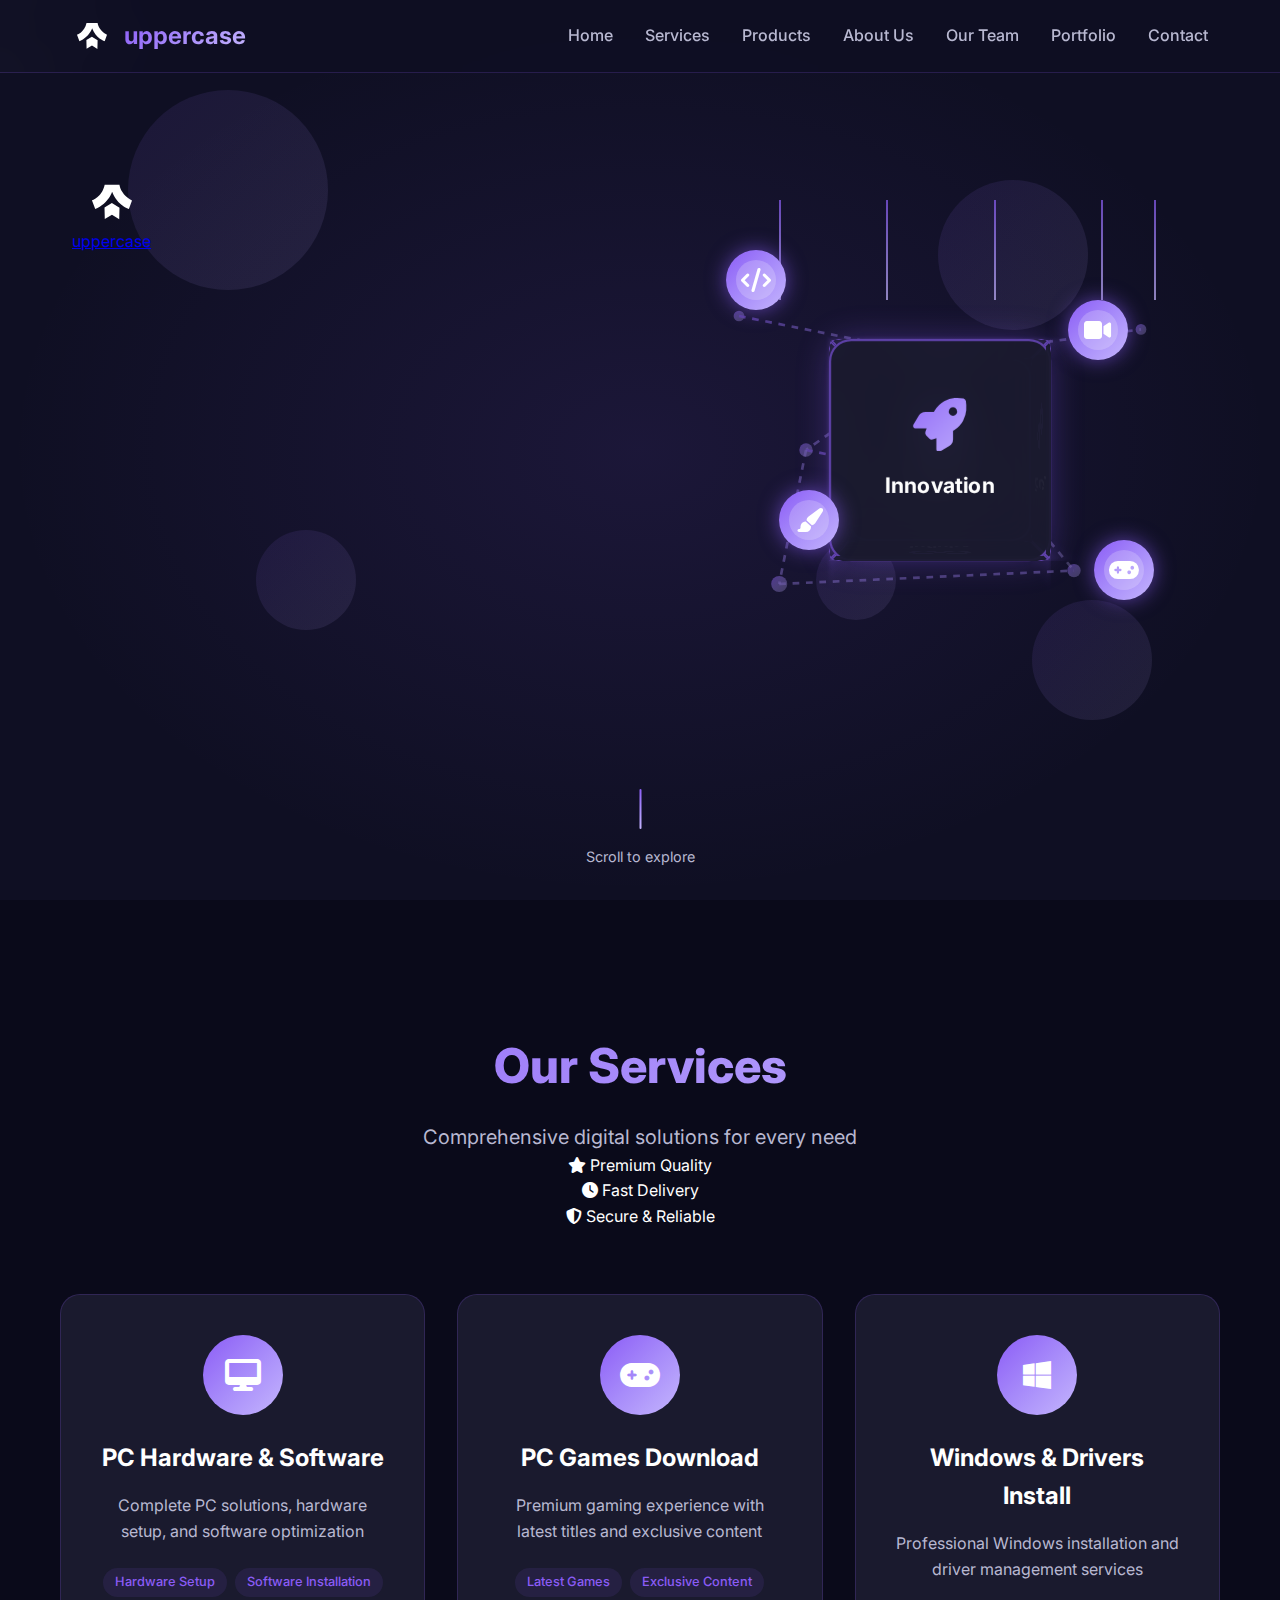
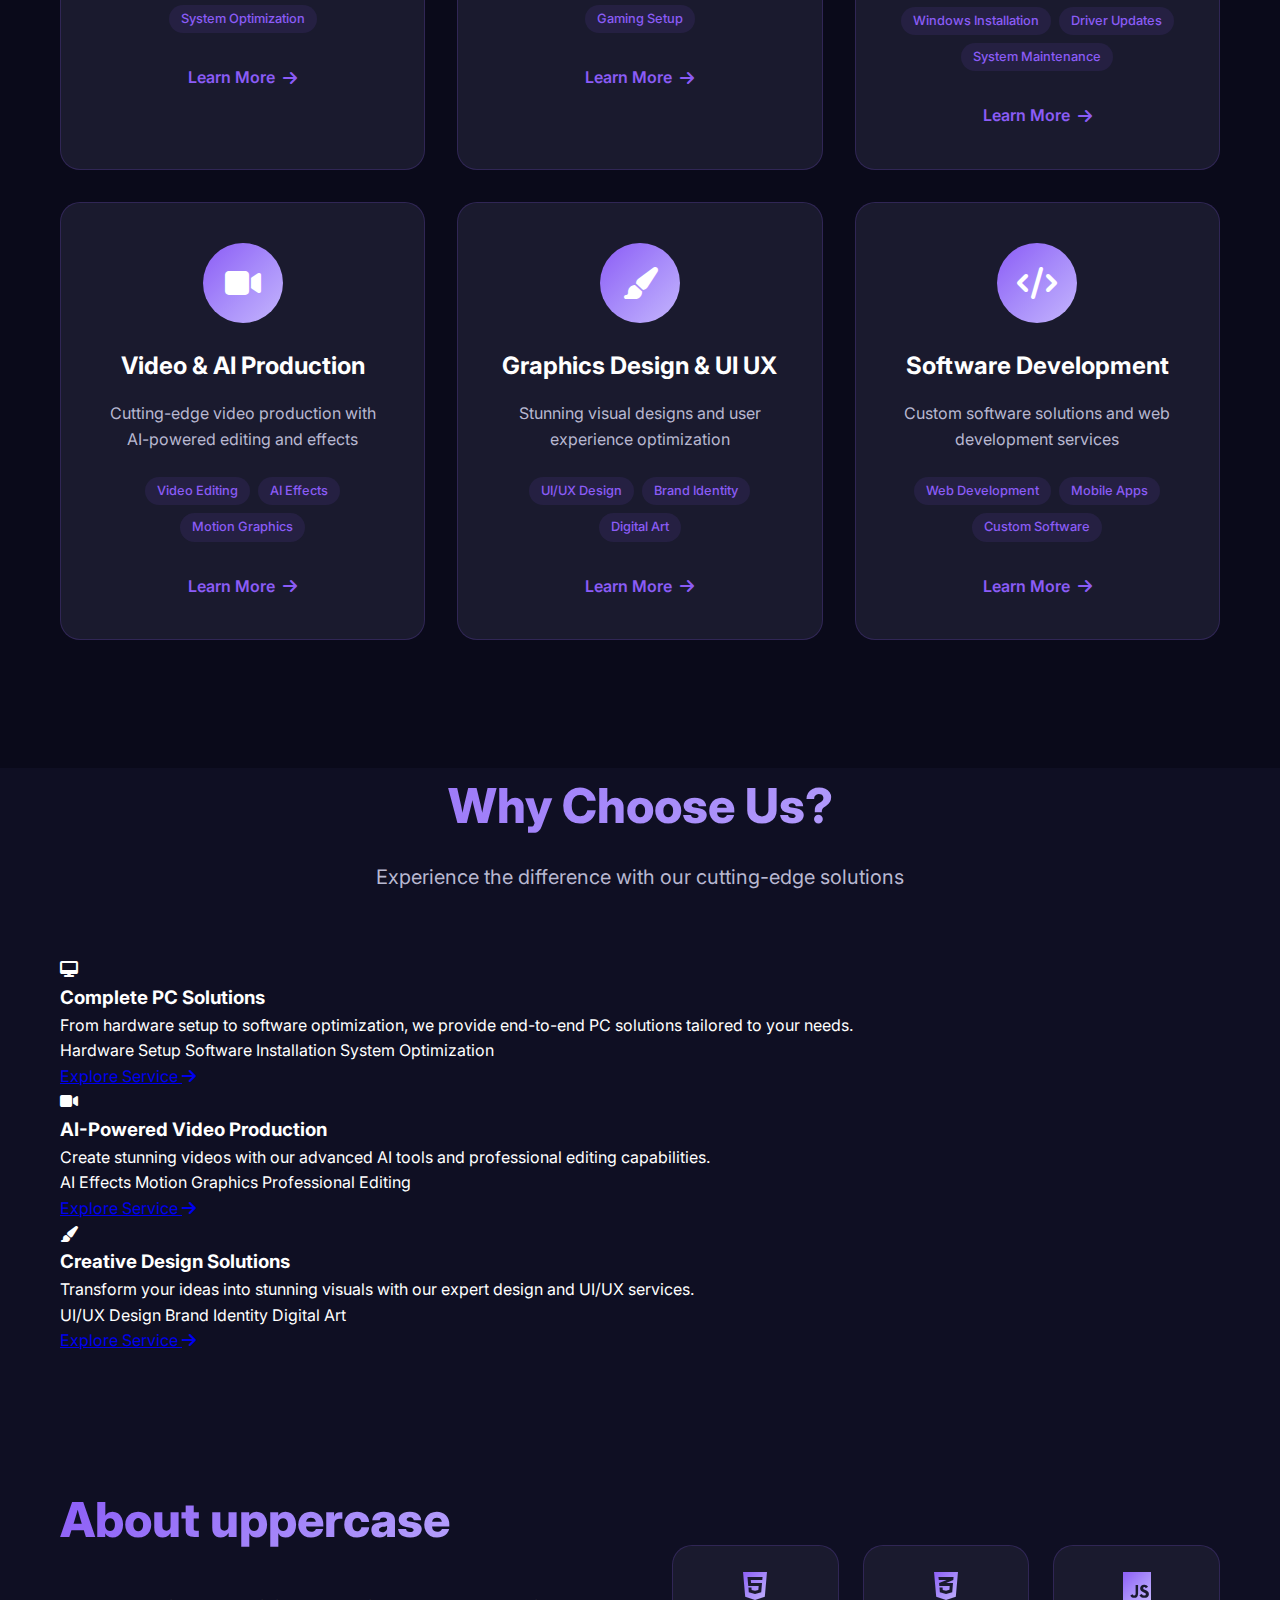
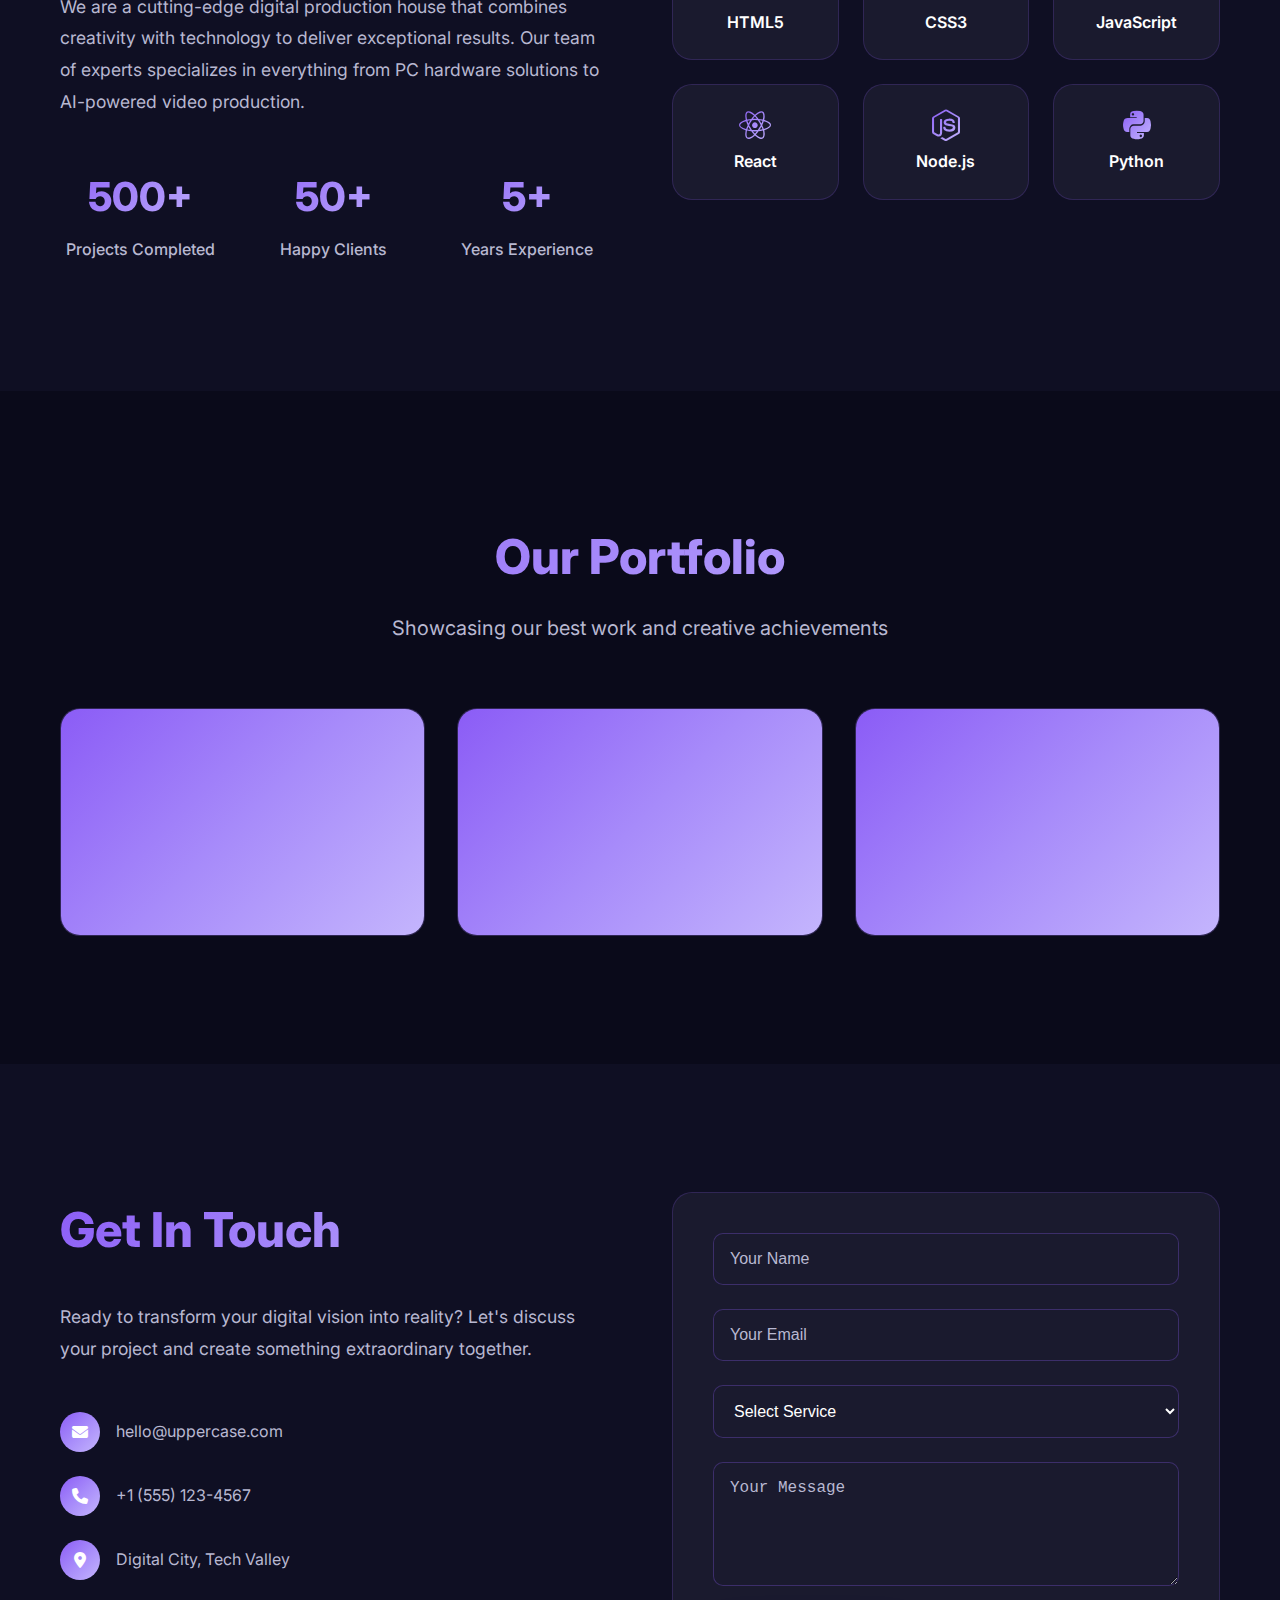
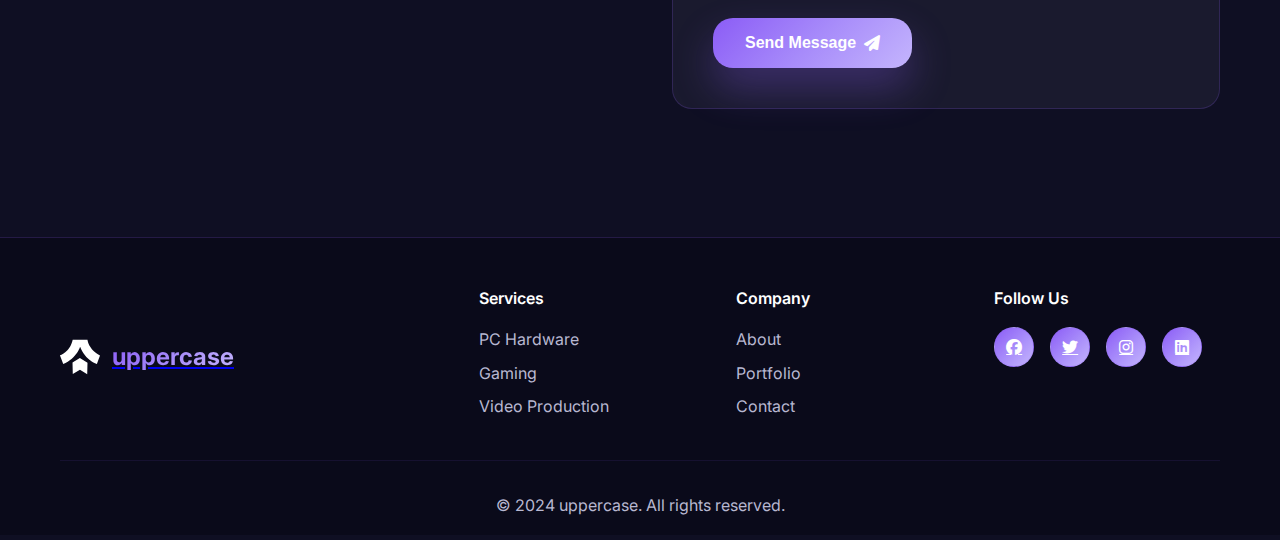
<file: index.html>
<!DOCTYPE html>
<html lang="en">
<head>
    <meta charset="UTF-8">
    <meta name="viewport" content="width=device-width, initial-scale=1.0">
    <title>uppercase - All-in-One Digital Production House</title>
    <link rel="icon" type="image/svg+xml" href="Favicon.svg" media="(prefers-color-scheme: dark)">
    <link rel="icon" type="image/svg+xml" href="Favicon-light.svg" media="(prefers-color-scheme: light)">
    <link rel="icon" type="image/png" href="Favicon.png" media="(prefers-color-scheme: no-preference)">
    <link rel="stylesheet" href="styles.css">
    <link href="https://fonts.googleapis.com/css2?family=Inter:wght@300;400;500;600;700;800;900&display=swap" rel="stylesheet">
    <link rel="stylesheet" href="https://cdnjs.cloudflare.com/ajax/libs/font-awesome/6.4.0/css/all.min.css">
</head>
<body>
    <!-- Navigation -->
    <nav class="navbar">
        <div class="nav-container">
            <a href="index.html" class="nav-logo">
                <div class="logo-icon">
                    <svg width="30" height="30" viewBox="0 0 1010 1010" fill="none" xmlns="http://www.w3.org/2000/svg">
                        <g clip-path="url(#clip0_45_2)">
                            <path d="M320.512 70.6294H694.177C694.177 70.6294 717.631 317.658 1010 466.191L931.827 683.511C931.827 683.511 642.581 597.517 508.123 247.305C508.123 247.305 426.819 538.109 81.2962 683.511L0 464.625C0 464.625 250.151 389.584 320.512 70.6294Z" fill="white"/>
                            <path d="M687.26 940.725L504.322 827.807L322.626 936.14L315.847 643.497L501.239 529.183L694.153 648.25L687.26 940.725Z" fill="white"/>
                        </g>
                        <defs>
                            <clipPath id="clip0_45_2">
                                <rect width="1010" height="1010" fill="white"/>
                            </clipPath>
                        </defs>
                    </svg>
                </div>
                <span class="logo-text">uppercase</span>
            </a>
            <ul class="nav-menu">
                <li><a href="index.html" class="nav-link">Home</a></li>
                <li><a href="services.html" class="nav-link">Services</a></li>
                <li><a href="products.html" class="nav-link">Products</a></li>
                <li><a href="about.html" class="nav-link">About Us</a></li>
                <li><a href="team.html" class="nav-link">Our Team</a></li>
                <li><a href="portfolio.html" class="nav-link">Portfolio</a></li>
                <li><a href="contact.html" class="nav-link">Contact</a></li>
            </ul>
            <div class="hamburger">
                <span class="bar"></span>
                <span class="bar"></span>
                <span class="bar"></span>
            </div>
        </div>
    </nav>

    <!-- Hero Section -->
    <section id="home" class="hero">
        <div class="hero-background">
            <div class="floating-elements">
                <div class="floating-shape shape-1"></div>
                <div class="floating-shape shape-2"></div>
                <div class="floating-shape shape-3"></div>
                <div class="floating-shape shape-4"></div>
                <div class="floating-shape shape-5"></div>
            </div>
            <!-- 3D Glass Elements -->
            <div class="glass-elements">
                <div class="glass-card glass-1">
                    <div class="glass-content">
                        <i class="fas fa-rocket"></i>
                        <span>Innovation</span>
                    </div>
                </div>
                <div class="glass-card glass-2">
                    <div class="glass-content">
                        <i class="fas fa-code"></i>
                        <span>Development</span>
                    </div>
                </div>
                <div class="glass-card glass-3">
                    <div class="glass-content">
                        <i class="fas fa-palette"></i>
                        <span>Design</span>
                    </div>
                </div>
            </div>
            <!-- 3D Floating Orbs -->
            <div class="orb-container">
                <div class="orb orb-1"></div>
                <div class="orb orb-2"></div>
                <div class="orb orb-3"></div>
                <div class="orb orb-4"></div>
            </div>
        </div>
        <div class="hero-content">
            <div class="hero-text">
                <a href="index.html" class="hero-logo">
                    <div class="hero-logo-icon">
                        <svg width="80" height="40" viewBox="0 0 1010 1010" fill="none" xmlns="http://www.w3.org/2000/svg">
                            <g clip-path="url(#clip0_45_2)">
                                <path d="M320.512 70.6294H694.177C694.177 70.6294 717.631 317.658 1010 466.191L931.827 683.511C931.827 683.511 642.581 597.517 508.123 247.305C508.123 247.305 426.819 538.109 81.2962 683.511L0 464.625C0 464.625 250.151 389.584 320.512 70.6294Z" fill="white"/>
                                <path d="M687.26 940.725L504.322 827.807L322.626 936.14L315.847 643.497L501.239 529.183L694.153 648.25L687.26 940.725Z" fill="white"/>
                            </g>
                            <defs>
                                <clipPath id="clip0_45_2">
                                    <rect width="1010" height="1010" fill="white"/>
                                </clipPath>
                            </defs>
                        </svg>
                    </div>
                    <span class="hero-logo-text">uppercase</span>
                </a>
                <h1 class="hero-title">
                    <span class="title-line">All-in-One</span>
                    <span class="title-line gradient-text">Digital Production</span>
                    <span class="title-line">House</span>
                </h1>
                <p class="hero-subtitle">Transforming ideas into digital reality with cutting-edge technology and creative excellence</p>
                <div class="hero-buttons">
                    <button class="btn-primary">
                        <span>Explore Services</span>
                        <i class="fas fa-arrow-right"></i>
                    </button>
                    <button class="btn-secondary">
                        <span>View Portfolio</span>
                        <i class="fas fa-play"></i>
                    </button>
                </div>
            </div>
            <div class="hero-visual">
                <div class="creative-showcase">
                    <!-- 3D Rotating Cube -->
                    <div class="cube-container">
                        <div class="cube">
                            <div class="cube-face front">
                                <div class="face-content">
                                    <i class="fas fa-rocket"></i>
                                    <span>Innovation</span>
                                </div>
                            </div>
                            <div class="cube-face back">
                                <div class="face-content">
                                    <i class="fas fa-palette"></i>
                                    <span>Creativity</span>
                                </div>
                            </div>
                            <div class="cube-face right">
                                <div class="face-content">
                                    <i class="fas fa-cogs"></i>
                                    <span>Technology</span>
                                </div>
                            </div>
                            <div class="cube-face left">
                                <div class="face-content">
                                    <i class="fas fa-magic"></i>
                                    <span>Magic</span>
                                </div>
                            </div>
                            <div class="cube-face top">
                                <div class="face-content">
                                    <i class="fas fa-star"></i>
                                    <span>Excellence</span>
                                </div>
                            </div>
                            <div class="cube-face bottom">
                                <div class="face-content">
                                    <i class="fas fa-infinity"></i>
                                    <span>Infinity</span>
                                </div>
                            </div>
                        </div>
                    </div>
                    
                    <!-- Floating Tech Elements -->
                    <div class="floating-tech">
                        <div class="tech-orb orb-1">
                            <div class="orb-inner">
                                <i class="fas fa-code"></i>
                            </div>
                        </div>
                        <div class="tech-orb orb-2">
                            <div class="orb-inner">
                                <i class="fas fa-video"></i>
                            </div>
                        </div>
                        <div class="tech-orb orb-3">
                            <div class="orb-inner">
                                <i class="fas fa-paint-brush"></i>
                            </div>
                        </div>
                        <div class="tech-orb orb-4">
                            <div class="orb-inner">
                                <i class="fas fa-gamepad"></i>
                            </div>
                        </div>
                    </div>
                    
                    <!-- Neural Network Lines -->
                    <div class="neural-network">
                        <svg class="neural-svg" viewBox="0 0 400 300">
                            <defs>
                                <linearGradient id="neuralGradient" x1="0%" y1="0%" x2="100%" y2="100%">
                                    <stop offset="0%" style="stop-color:#8B5CF6;stop-opacity:0.8" />
                                    <stop offset="50%" style="stop-color:#A78BFA;stop-opacity:0.6" />
                                    <stop offset="100%" style="stop-color:#C4B5FD;stop-opacity:0.4" />
                                </linearGradient>
                            </defs>
                            <g class="neural-nodes">
                                <circle cx="50" cy="50" r="4" fill="url(#neuralGradient)" class="node" />
                                <circle cx="200" cy="80" r="6" fill="url(#neuralGradient)" class="node" />
                                <circle cx="350" cy="60" r="4" fill="url(#neuralGradient)" class="node" />
                                <circle cx="100" cy="150" r="5" fill="url(#neuralGradient)" class="node" />
                                <circle cx="250" cy="180" r="4" fill="url(#neuralGradient)" class="node" />
                                <circle cx="80" cy="250" r="6" fill="url(#neuralGradient)" class="node" />
                                <circle cx="300" cy="240" r="5" fill="url(#neuralGradient)" class="node" />
                            </g>
                            <g class="neural-connections">
                                <line x1="50" y1="50" x2="200" y2="80" stroke="url(#neuralGradient)" stroke-width="2" class="connection" />
                                <line x1="200" y1="80" x2="350" y2="60" stroke="url(#neuralGradient)" stroke-width="2" class="connection" />
                                <line x1="200" y1="80" x2="100" y2="150" stroke="url(#neuralGradient)" stroke-width="2" class="connection" />
                                <line x1="100" y1="150" x2="250" y2="180" stroke="url(#neuralGradient)" stroke-width="2" class="connection" />
                                <line x1="250" y1="180" x2="300" y2="240" stroke="url(#neuralGradient)" stroke-width="2" class="connection" />
                                <line x1="100" y1="150" x2="80" y2="250" stroke="url(#neuralGradient)" stroke-width="2" class="connection" />
                                <line x1="80" y1="250" x2="300" y2="240" stroke="url(#neuralGradient)" stroke-width="2" class="connection" />
                            </g>
                        </svg>
                    </div>
                    
                    <!-- Holographic Data Stream -->
                    <div class="data-stream">
                        <div class="stream-line"></div>
                        <div class="stream-line"></div>
                        <div class="stream-line"></div>
                        <div class="stream-line"></div>
                        <div class="stream-line"></div>
                    </div>
                </div>
            </div>
        </div>
        <div class="scroll-indicator">
            <div class="scroll-line"></div>
            <span>Scroll to explore</span>
        </div>
    </section>

    <!-- Services Section -->
    <section id="services" class="services">
        <div class="container">
            <div class="section-header">
                <h2 class="section-title">Our Services</h2>
                <p class="section-subtitle">Comprehensive digital solutions for every need</p>
                <div class="services-highlight">
                    <div class="highlight-card">
                        <i class="fas fa-star"></i>
                        <span>Premium Quality</span>
                    </div>
                    <div class="highlight-card">
                        <i class="fas fa-clock"></i>
                        <span>Fast Delivery</span>
                    </div>
                    <div class="highlight-card">
                        <i class="fas fa-shield-alt"></i>
                        <span>Secure & Reliable</span>
                    </div>
                </div>
            </div>
            <div class="services-grid">
                <div class="service-card" data-service="pc-hardware">
                    <div class="service-icon">
                        <i class="fas fa-desktop"></i>
                    </div>
                    <h3>PC Hardware & Software</h3>
                    <p>Complete PC solutions, hardware setup, and software optimization</p>
                    <div class="service-features">
                        <span>Hardware Setup</span>
                        <span>Software Installation</span>
                        <span>System Optimization</span>
                    </div>
                    <a href="pc-hardware.html" class="service-link">Learn More <i class="fas fa-arrow-right"></i></a>
                </div>

                <div class="service-card" data-service="gaming">
                    <div class="service-icon">
                        <i class="fas fa-gamepad"></i>
                    </div>
                    <h3>PC Games Download</h3>
                    <p>Premium gaming experience with latest titles and exclusive content</p>
                    <div class="service-features">
                        <span>Latest Games</span>
                        <span>Exclusive Content</span>
                        <span>Gaming Setup</span>
                    </div>
                    <a href="gaming.html" class="service-link">Learn More <i class="fas fa-arrow-right"></i></a>
                </div>

                <div class="service-card" data-service="windows">
                    <div class="service-icon">
                        <i class="fab fa-windows"></i>
                    </div>
                    <h3>Windows & Drivers Install</h3>
                    <p>Professional Windows installation and driver management services</p>
                    <div class="service-features">
                        <span>Windows Installation</span>
                        <span>Driver Updates</span>
                        <span>System Maintenance</span>
                    </div>
                    <a href="windows.html" class="service-link">Learn More <i class="fas fa-arrow-right"></i></a>
                </div>

                <div class="service-card" data-service="video">
                    <div class="service-icon">
                        <i class="fas fa-video"></i>
                    </div>
                    <h3>Video & AI Production</h3>
                    <p>Cutting-edge video production with AI-powered editing and effects</p>
                    <div class="service-features">
                        <span>Video Editing</span>
                        <span>AI Effects</span>
                        <span>Motion Graphics</span>
                    </div>
                    <a href="video-production.html" class="service-link">Learn More <i class="fas fa-arrow-right"></i></a>
                </div>

                <div class="service-card" data-service="design">
                    <div class="service-icon">
                        <i class="fas fa-paint-brush"></i>
                    </div>
                    <h3>Graphics Design & UI UX</h3>
                    <p>Stunning visual designs and user experience optimization</p>
                    <div class="service-features">
                        <span>UI/UX Design</span>
                        <span>Brand Identity</span>
                        <span>Digital Art</span>
                    </div>
                    <a href="design.html" class="service-link">Learn More <i class="fas fa-arrow-right"></i></a>
                </div>

                <div class="service-card" data-service="development">
                    <div class="service-icon">
                        <i class="fas fa-code"></i>
                    </div>
                    <h3>Software Development</h3>
                    <p>Custom software solutions and web development services</p>
                    <div class="service-features">
                        <span>Web Development</span>
                        <span>Mobile Apps</span>
                        <span>Custom Software</span>
                    </div>
                    <a href="development.html" class="service-link">Learn More <i class="fas fa-arrow-right"></i></a>
                </div>
            </div>
        </div>
    </section>

    <!-- Featured Services Section -->
    <section class="featured-services">
        <div class="container">
            <div class="section-header">
                <h2 class="section-title">Why Choose Us?</h2>
                <p class="section-subtitle">Experience the difference with our cutting-edge solutions</p>
            </div>
            <div class="featured-grid">
                <div class="featured-card featured-1">
                    <div class="card-glow"></div>
                    <div class="card-content">
                        <div class="card-icon">
                            <i class="fas fa-desktop"></i>
                        </div>
                        <h3>Complete PC Solutions</h3>
                        <p>From hardware setup to software optimization, we provide end-to-end PC solutions tailored to your needs.</p>
                        <div class="card-features">
                            <span class="feature-tag">Hardware Setup</span>
                            <span class="feature-tag">Software Installation</span>
                            <span class="feature-tag">System Optimization</span>
                        </div>
                        <a href="pc-hardware.html" class="card-link">Explore Service <i class="fas fa-arrow-right"></i></a>
                    </div>
                </div>
                
                <div class="featured-card featured-2">
                    <div class="card-glow"></div>
                    <div class="card-content">
                        <div class="card-icon">
                            <i class="fas fa-video"></i>
                        </div>
                        <h3>AI-Powered Video Production</h3>
                        <p>Create stunning videos with our advanced AI tools and professional editing capabilities.</p>
                        <div class="card-features">
                            <span class="feature-tag">AI Effects</span>
                            <span class="feature-tag">Motion Graphics</span>
                            <span class="feature-tag">Professional Editing</span>
                        </div>
                        <a href="video-production.html" class="card-link">Explore Service <i class="fas fa-arrow-right"></i></a>
                    </div>
                </div>
                
                <div class="featured-card featured-3">
                    <div class="card-glow"></div>
                    <div class="card-content">
                        <div class="card-icon">
                            <i class="fas fa-paint-brush"></i>
                        </div>
                        <h3>Creative Design Solutions</h3>
                        <p>Transform your ideas into stunning visuals with our expert design and UI/UX services.</p>
                        <div class="card-features">
                            <span class="feature-tag">UI/UX Design</span>
                            <span class="feature-tag">Brand Identity</span>
                            <span class="feature-tag">Digital Art</span>
                        </div>
                        <a href="design.html" class="card-link">Explore Service <i class="fas fa-arrow-right"></i></a>
                    </div>
                </div>
            </div>
        </div>
    </section>

    <!-- About Section -->
    <section id="about" class="about">
        <div class="container">
            <div class="about-content">
                <div class="about-text">
                    <h2 class="section-title">About uppercase</h2>
                    <p class="about-description">
                        We are a cutting-edge digital production house that combines creativity with technology to deliver exceptional results. Our team of experts specializes in everything from PC hardware solutions to AI-powered video production.
                    </p>
                    <div class="stats">
                        <div class="stat-item">
                            <h3>500+</h3>
                            <p>Projects Completed</p>
                        </div>
                        <div class="stat-item">
                            <h3>50+</h3>
                            <p>Happy Clients</p>
                        </div>
                        <div class="stat-item">
                            <h3>5+</h3>
                            <p>Years Experience</p>
                        </div>
                    </div>
                </div>
                <div class="about-visual">
                    <div class="tech-stack">
                        <div class="tech-item">
                            <i class="fab fa-html5"></i>
                            <span>HTML5</span>
                        </div>
                        <div class="tech-item">
                            <i class="fab fa-css3-alt"></i>
                            <span>CSS3</span>
                        </div>
                        <div class="tech-item">
                            <i class="fab fa-js"></i>
                            <span>JavaScript</span>
                        </div>
                        <div class="tech-item">
                            <i class="fab fa-react"></i>
                            <span>React</span>
                        </div>
                        <div class="tech-item">
                            <i class="fab fa-node-js"></i>
                            <span>Node.js</span>
                        </div>
                        <div class="tech-item">
                            <i class="fab fa-python"></i>
                            <span>Python</span>
                        </div>
                    </div>
                </div>
            </div>
        </div>
    </section>

    <!-- Portfolio Section -->
    <section id="portfolio" class="portfolio">
        <div class="container">
            <div class="section-header">
                <h2 class="section-title">Our Portfolio</h2>
                <p class="section-subtitle">Showcasing our best work and creative achievements</p>
            </div>
            <div class="portfolio-grid">
                <div class="portfolio-item">
                    <div class="portfolio-image">
                        <div class="portfolio-overlay">
                            <h3>E-commerce Platform</h3>
                            <p>Full-stack development</p>
                            <button class="portfolio-btn">View Project</button>
                        </div>
                    </div>
                </div>
                <div class="portfolio-item">
                    <div class="portfolio-image">
                        <div class="portfolio-overlay">
                            <h3>AI Video Editor</h3>
                            <p>Machine learning integration</p>
                            <button class="portfolio-btn">View Project</button>
                        </div>
                    </div>
                </div>
                <div class="portfolio-item">
                    <div class="portfolio-image">
                        <div class="portfolio-overlay">
                            <h3>Gaming Setup</h3>
                            <p>Hardware optimization</p>
                            <button class="portfolio-btn">View Project</button>
                        </div>
                    </div>
                </div>
            </div>
        </div>
    </section>

    <!-- Contact Section -->
    <section id="contact" class="contact">
        <div class="container">
            <div class="contact-content">
                <div class="contact-info">
                    <h2 class="section-title">Get In Touch</h2>
                    <p class="contact-description">
                        Ready to transform your digital vision into reality? Let's discuss your project and create something extraordinary together.
                    </p>
                    <div class="contact-details">
                        <div class="contact-item">
                            <i class="fas fa-envelope"></i>
                            <span>hello@uppercase.com</span>
                        </div>
                        <div class="contact-item">
                            <i class="fas fa-phone"></i>
                            <span>+1 (555) 123-4567</span>
                        </div>
                        <div class="contact-item">
                            <i class="fas fa-map-marker-alt"></i>
                            <span>Digital City, Tech Valley</span>
                        </div>
                    </div>
                </div>
                <form class="contact-form">
                    <div class="form-group">
                        <input type="text" placeholder="Your Name" required>
                    </div>
                    <div class="form-group">
                        <input type="email" placeholder="Your Email" required>
                    </div>
                    <div class="form-group">
                        <select required>
                            <option value="">Select Service</option>
                            <option value="pc-hardware">PC Hardware & Software</option>
                            <option value="gaming">PC Games Download</option>
                            <option value="windows">Windows & Drivers Install</option>
                            <option value="video">Video & AI Production</option>
                            <option value="design">Graphics Design & UI UX</option>
                            <option value="development">Software Development</option>
                        </select>
                    </div>
                    <div class="form-group">
                        <textarea placeholder="Your Message" rows="5" required></textarea>
                    </div>
                    <button type="submit" class="btn-primary">
                        <span>Send Message</span>
                        <i class="fas fa-paper-plane"></i>
                    </button>
                </form>
            </div>
        </div>
    </section>

    <!-- Footer -->
    <footer class="footer">
        <div class="container">
            <div class="footer-content">
                <a href="index.html" class="footer-logo">
                    <div class="logo-icon">
                        <svg width="40" height="40" viewBox="0 0 1010 1010" fill="none" xmlns="http://www.w3.org/2000/svg">
                            <g clip-path="url(#clip0_45_2)">
                                <path d="M320.512 70.6294H694.177C694.177 70.6294 717.631 317.658 1010 466.191L931.827 683.511C931.827 683.511 642.581 597.517 508.123 247.305C508.123 247.305 426.819 538.109 81.2962 683.511L0 464.625C0 464.625 250.151 389.584 320.512 70.6294Z" fill="white"/>
                                <path d="M687.26 940.725L504.322 827.807L322.626 936.14L315.847 643.497L501.239 529.183L694.153 648.25L687.26 940.725Z" fill="white"/>
                            </g>
                            <defs>
                                <clipPath id="clip0_45_2">
                                    <rect width="1010" height="1010" fill="white"/>
                                </clipPath>
                            </defs>
                        </svg>
                    </div>
                    <span class="logo-text">uppercase</span>
                </a>
                <div class="footer-links">
                    <div class="footer-column">
                        <h4>Services</h4>
                        <ul>
                            <li><a href="pc-hardware.html">PC Hardware</a></li>
                            <li><a href="gaming.html">Gaming</a></li>
                            <li><a href="video-production.html">Video Production</a></li>
                        </ul>
                    </div>
                    <div class="footer-column">
                        <h4>Company</h4>
                        <ul>
                            <li><a href="#about">About</a></li>
                            <li><a href="#portfolio">Portfolio</a></li>
                            <li><a href="#contact">Contact</a></li>
                        </ul>
                    </div>
                    <div class="footer-column">
                        <h4>Follow Us</h4>
                        <div class="social-links">
                            <a href="#"><i class="fab fa-facebook"></i></a>
                            <a href="#"><i class="fab fa-twitter"></i></a>
                            <a href="#"><i class="fab fa-instagram"></i></a>
                            <a href="#"><i class="fab fa-linkedin"></i></a>
                        </div>
                    </div>
                </div>
            </div>
            <div class="footer-bottom">
                <p>&copy; 2024 uppercase. All rights reserved.</p>
            </div>
        </div>
    </footer>

    <script src="script.js"></script>
</body>
</html>
</file>
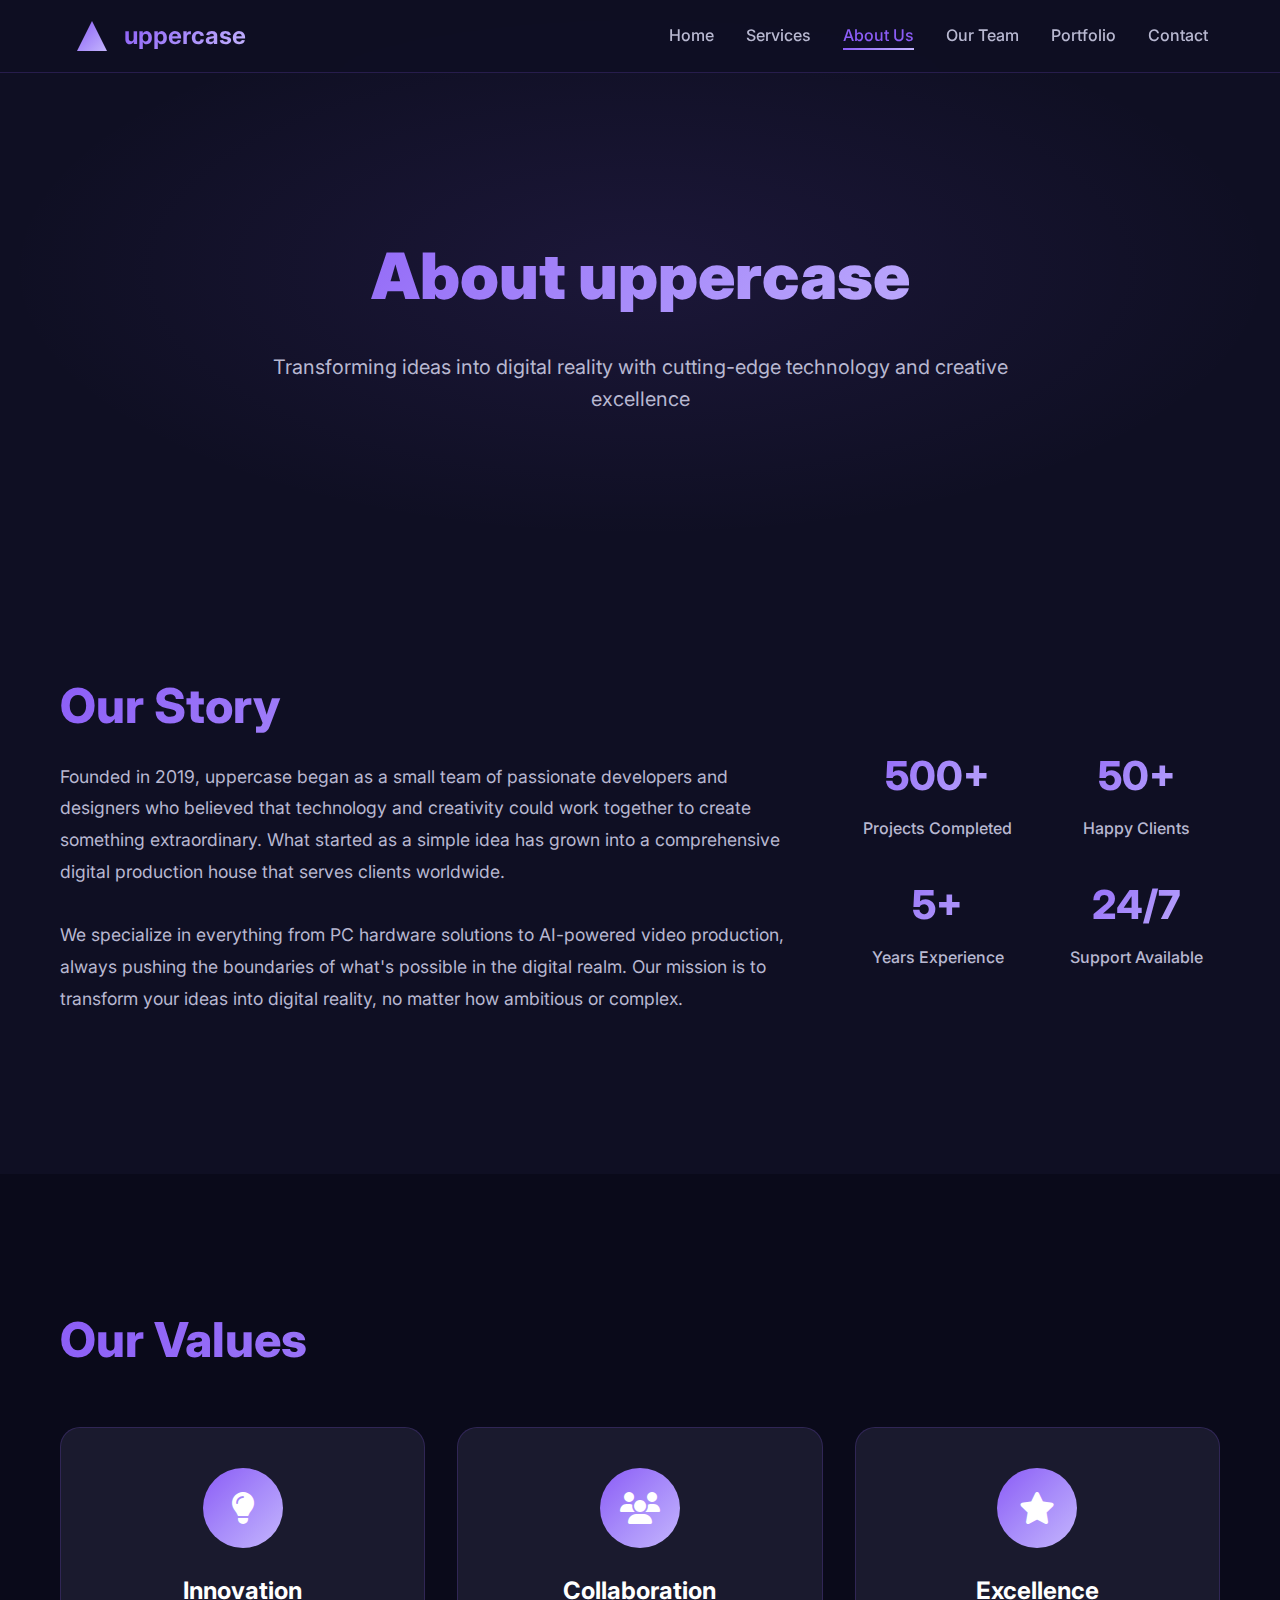
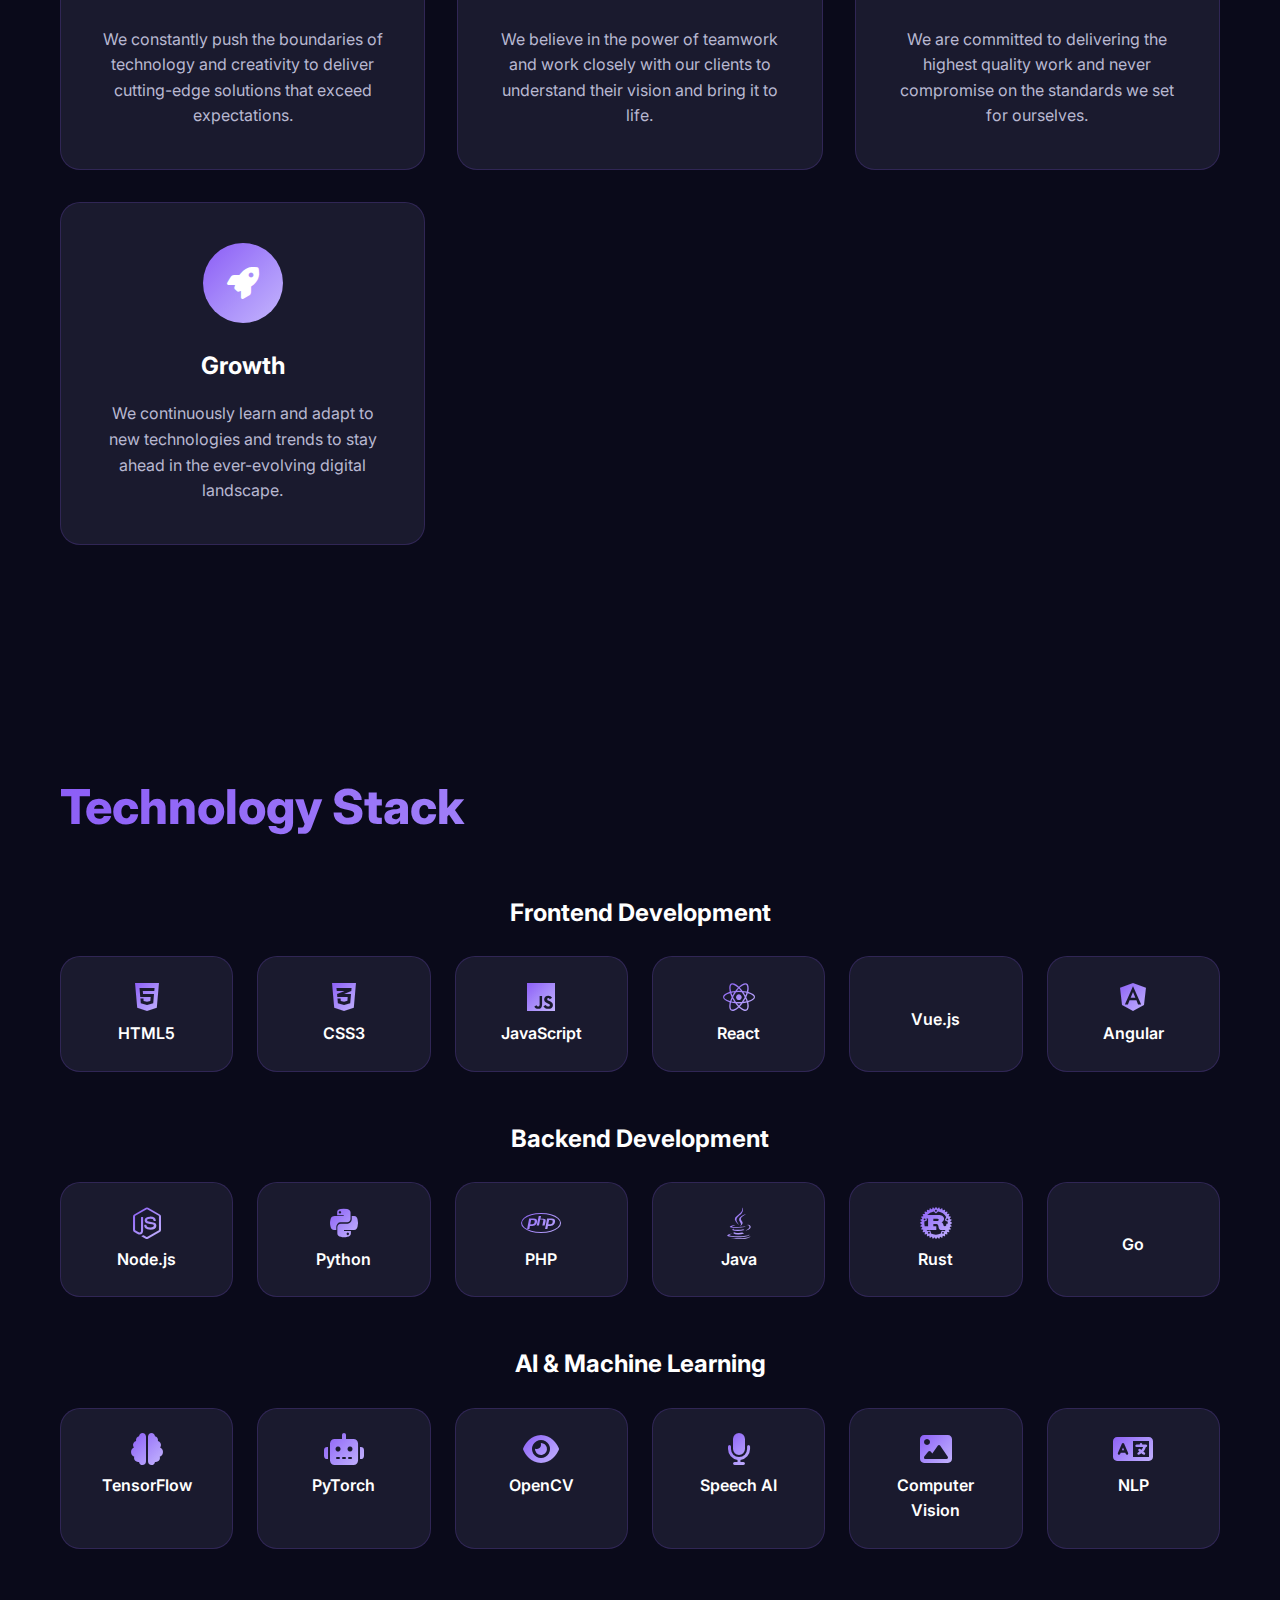
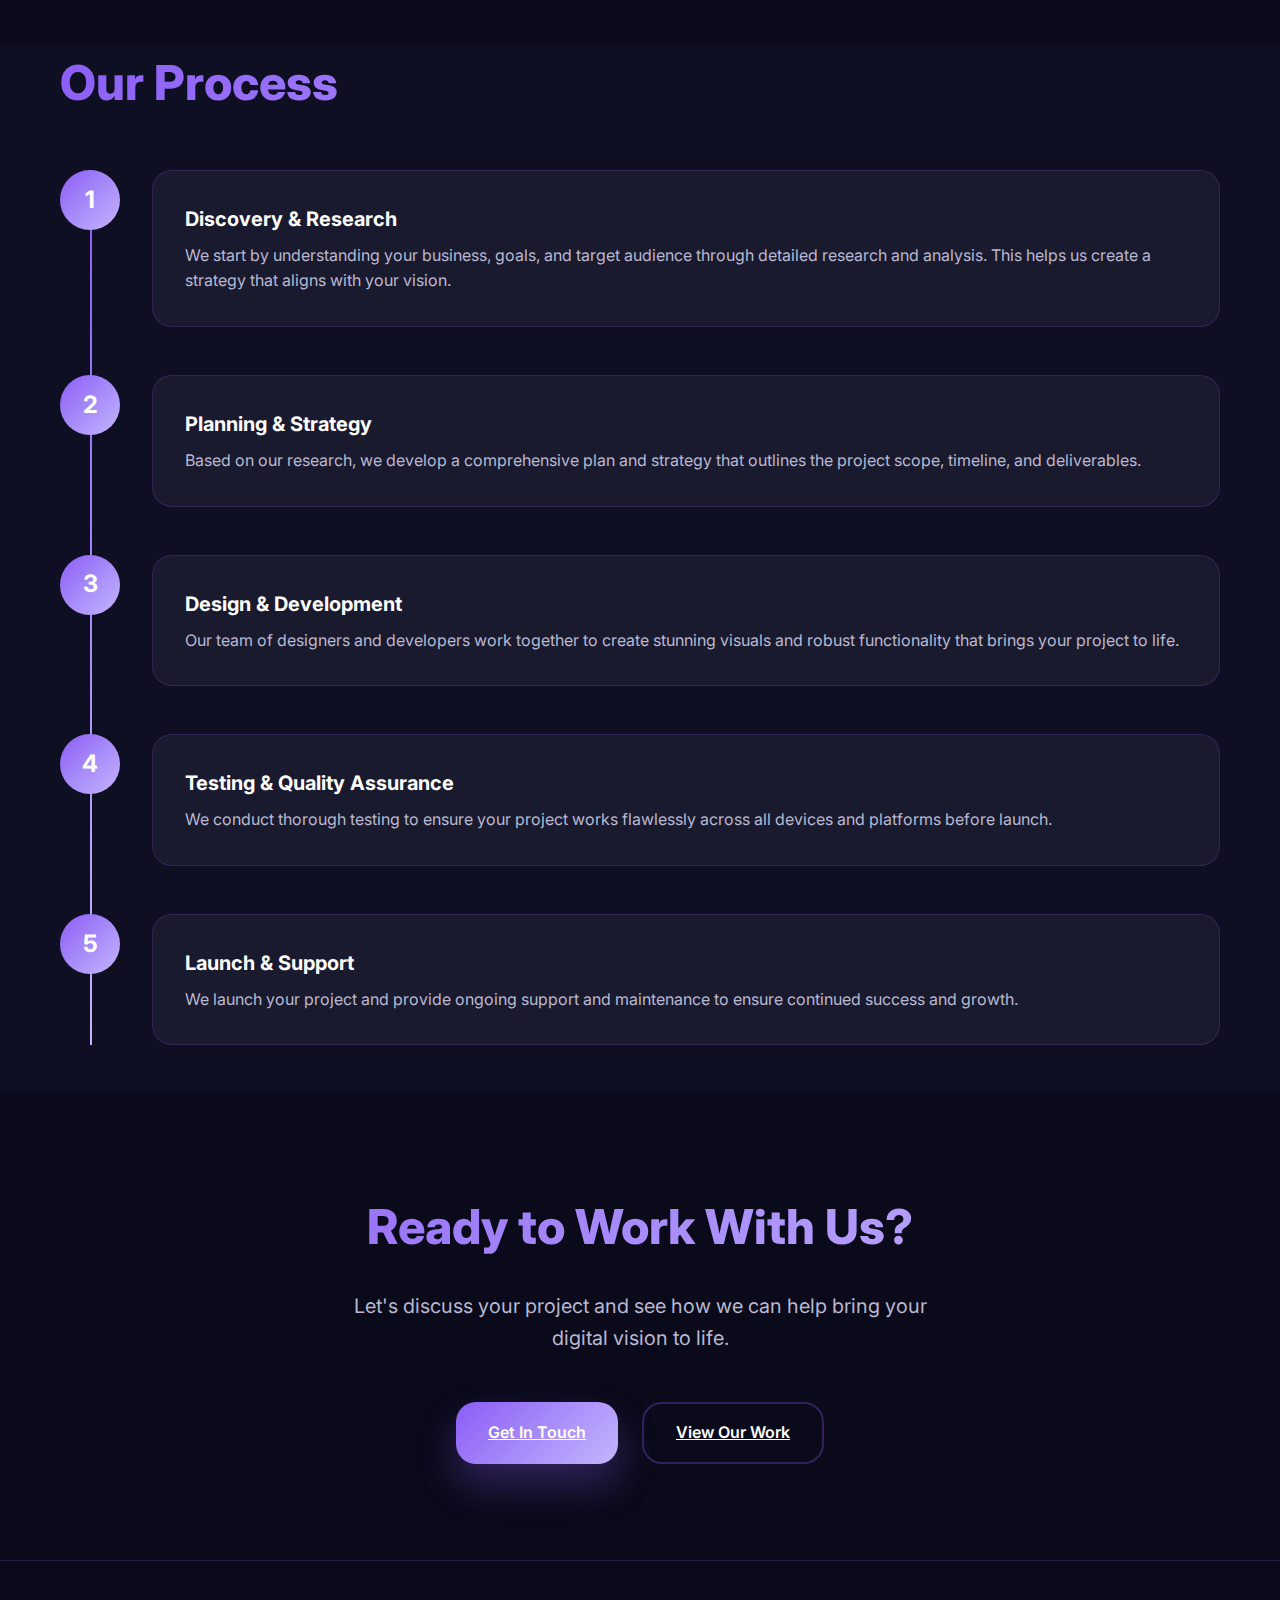
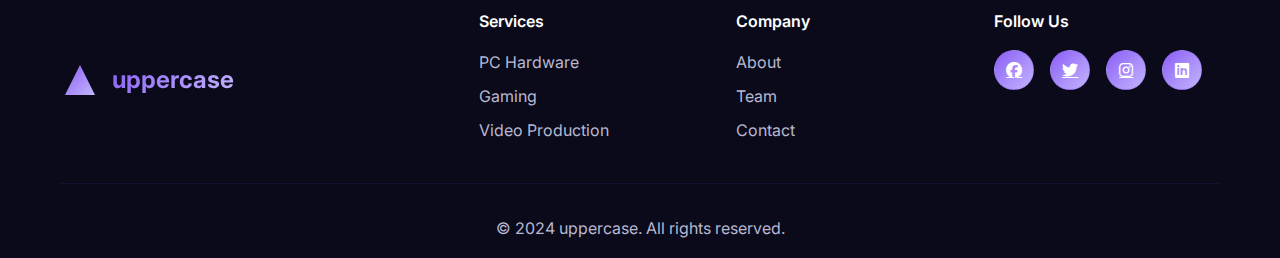
<file: about.html>
<!DOCTYPE html>
<html lang="en">
<head>
    <meta charset="UTF-8">
    <meta name="viewport" content="width=device-width, initial-scale=1.0">
    <title>About Us - uppercase</title>
    <link rel="stylesheet" href="styles.css">
    <link href="https://fonts.googleapis.com/css2?family=Inter:wght@300;400;500;600;700;800;900&display=swap" rel="stylesheet">
    <link rel="stylesheet" href="https://cdnjs.cloudflare.com/ajax/libs/font-awesome/6.4.0/css/all.min.css">
</head>
<body>
    <!-- Navigation -->
    <nav class="navbar">
        <div class="nav-container">
            <div class="nav-logo">
                <div class="logo-icon">
                    <div class="logo-arrow"></div>
                </div>
                <span class="logo-text">uppercase</span>
            </div>
            <ul class="nav-menu">
                <li><a href="index.html" class="nav-link">Home</a></li>
                <li><a href="services.html" class="nav-link">Services</a></li>
                <li><a href="about.html" class="nav-link active">About Us</a></li>
                <li><a href="team.html" class="nav-link">Our Team</a></li>
                <li><a href="portfolio.html" class="nav-link">Portfolio</a></li>
                <li><a href="contact.html" class="nav-link">Contact</a></li>
            </ul>
            <div class="hamburger">
                <span class="bar"></span>
                <span class="bar"></span>
                <span class="bar"></span>
            </div>
        </div>
    </nav>

    <!-- Hero Section -->
    <section class="page-hero">
        <div class="container">
            <div class="page-hero-content">
                <h1 class="page-title">About uppercase</h1>
                <p class="page-subtitle">Transforming ideas into digital reality with cutting-edge technology and creative excellence</p>
            </div>
        </div>
    </section>

    <!-- Our Story -->
    <section class="our-story">
        <div class="container">
            <div class="story-content">
                <div class="story-text">
                    <h2 class="section-title">Our Story</h2>
                    <p class="story-description">
                        Founded in 2019, uppercase began as a small team of passionate developers and designers who believed that technology and creativity could work together to create something extraordinary. What started as a simple idea has grown into a comprehensive digital production house that serves clients worldwide.
                    </p>
                    <p class="story-description">
                        We specialize in everything from PC hardware solutions to AI-powered video production, always pushing the boundaries of what's possible in the digital realm. Our mission is to transform your ideas into digital reality, no matter how ambitious or complex.
                    </p>
                </div>
                <div class="story-visual">
                    <div class="story-stats">
                        <div class="stat-item">
                            <h3>500+</h3>
                            <p>Projects Completed</p>
                        </div>
                        <div class="stat-item">
                            <h3>50+</h3>
                            <p>Happy Clients</p>
                        </div>
                        <div class="stat-item">
                            <h3>5+</h3>
                            <p>Years Experience</p>
                        </div>
                        <div class="stat-item">
                            <h3>24/7</h3>
                            <p>Support Available</p>
                        </div>
                    </div>
                </div>
            </div>
        </div>
    </section>

    <!-- Our Values -->
    <section class="our-values">
        <div class="container">
            <h2 class="section-title">Our Values</h2>
            <div class="values-grid">
                <div class="value-card">
                    <div class="value-icon">
                        <i class="fas fa-lightbulb"></i>
                    </div>
                    <h3>Innovation</h3>
                    <p>We constantly push the boundaries of technology and creativity to deliver cutting-edge solutions that exceed expectations.</p>
                </div>
                <div class="value-card">
                    <div class="value-icon">
                        <i class="fas fa-users"></i>
                    </div>
                    <h3>Collaboration</h3>
                    <p>We believe in the power of teamwork and work closely with our clients to understand their vision and bring it to life.</p>
                </div>
                <div class="value-card">
                    <div class="value-icon">
                        <i class="fas fa-star"></i>
                    </div>
                    <h3>Excellence</h3>
                    <p>We are committed to delivering the highest quality work and never compromise on the standards we set for ourselves.</p>
                </div>
                <div class="value-card">
                    <div class="value-icon">
                        <i class="fas fa-rocket"></i>
                    </div>
                    <h3>Growth</h3>
                    <p>We continuously learn and adapt to new technologies and trends to stay ahead in the ever-evolving digital landscape.</p>
                </div>
            </div>
        </div>
    </section>

    <!-- Technology Stack -->
    <section class="tech-stack-section">
        <div class="container">
            <h2 class="section-title">Technology Stack</h2>
            <div class="tech-categories">
                <div class="tech-category">
                    <h3>Frontend Development</h3>
                    <div class="tech-items">
                        <div class="tech-item">
                            <i class="fab fa-html5"></i>
                            <span>HTML5</span>
                        </div>
                        <div class="tech-item">
                            <i class="fab fa-css3-alt"></i>
                            <span>CSS3</span>
                        </div>
                        <div class="tech-item">
                            <i class="fab fa-js"></i>
                            <span>JavaScript</span>
                        </div>
                        <div class="tech-item">
                            <i class="fab fa-react"></i>
                            <span>React</span>
                        </div>
                        <div class="tech-item">
                            <i class="fab fa-vue"></i>
                            <span>Vue.js</span>
                        </div>
                        <div class="tech-item">
                            <i class="fab fa-angular"></i>
                            <span>Angular</span>
                        </div>
                    </div>
                </div>

                <div class="tech-category">
                    <h3>Backend Development</h3>
                    <div class="tech-items">
                        <div class="tech-item">
                            <i class="fab fa-node-js"></i>
                            <span>Node.js</span>
                        </div>
                        <div class="tech-item">
                            <i class="fab fa-python"></i>
                            <span>Python</span>
                        </div>
                        <div class="tech-item">
                            <i class="fab fa-php"></i>
                            <span>PHP</span>
                        </div>
                        <div class="tech-item">
                            <i class="fab fa-java"></i>
                            <span>Java</span>
                        </div>
                        <div class="tech-item">
                            <i class="fab fa-rust"></i>
                            <span>Rust</span>
                        </div>
                        <div class="tech-item">
                            <i class="fab fa-go"></i>
                            <span>Go</span>
                        </div>
                    </div>
                </div>

                <div class="tech-category">
                    <h3>AI & Machine Learning</h3>
                    <div class="tech-items">
                        <div class="tech-item">
                            <i class="fas fa-brain"></i>
                            <span>TensorFlow</span>
                        </div>
                        <div class="tech-item">
                            <i class="fas fa-robot"></i>
                            <span>PyTorch</span>
                        </div>
                        <div class="tech-item">
                            <i class="fas fa-eye"></i>
                            <span>OpenCV</span>
                        </div>
                        <div class="tech-item">
                            <i class="fas fa-microphone"></i>
                            <span>Speech AI</span>
                        </div>
                        <div class="tech-item">
                            <i class="fas fa-image"></i>
                            <span>Computer Vision</span>
                        </div>
                        <div class="tech-item">
                            <i class="fas fa-language"></i>
                            <span>NLP</span>
                        </div>
                    </div>
                </div>
            </div>
        </div>
    </section>

    <!-- Our Process -->
    <section class="our-process">
        <div class="container">
            <h2 class="section-title">Our Process</h2>
            <div class="process-timeline">
                <div class="timeline-item">
                    <div class="timeline-number">1</div>
                    <div class="timeline-content">
                        <h3>Discovery & Research</h3>
                        <p>We start by understanding your business, goals, and target audience through detailed research and analysis. This helps us create a strategy that aligns with your vision.</p>
                    </div>
                </div>

                <div class="timeline-item">
                    <div class="timeline-number">2</div>
                    <div class="timeline-content">
                        <h3>Planning & Strategy</h3>
                        <p>Based on our research, we develop a comprehensive plan and strategy that outlines the project scope, timeline, and deliverables.</p>
                    </div>
                </div>

                <div class="timeline-item">
                    <div class="timeline-number">3</div>
                    <div class="timeline-content">
                        <h3>Design & Development</h3>
                        <p>Our team of designers and developers work together to create stunning visuals and robust functionality that brings your project to life.</p>
                    </div>
                </div>

                <div class="timeline-item">
                    <div class="timeline-number">4</div>
                    <div class="timeline-content">
                        <h3>Testing & Quality Assurance</h3>
                        <p>We conduct thorough testing to ensure your project works flawlessly across all devices and platforms before launch.</p>
                    </div>
                </div>

                <div class="timeline-item">
                    <div class="timeline-number">5</div>
                    <div class="timeline-content">
                        <h3>Launch & Support</h3>
                        <p>We launch your project and provide ongoing support and maintenance to ensure continued success and growth.</p>
                    </div>
                </div>
            </div>
        </div>
    </section>

    <!-- CTA Section -->
    <section class="cta-section">
        <div class="container">
            <div class="cta-content">
                <h2>Ready to Work With Us?</h2>
                <p>Let's discuss your project and see how we can help bring your digital vision to life.</p>
                <div class="cta-buttons">
                    <a href="contact.html" class="btn-primary">Get In Touch</a>
                    <a href="portfolio.html" class="btn-secondary">View Our Work</a>
                </div>
            </div>
        </div>
    </section>

    <!-- Footer -->
    <footer class="footer">
        <div class="container">
            <div class="footer-content">
                <div class="footer-logo">
                    <div class="logo-icon">
                        <div class="logo-arrow"></div>
                    </div>
                    <span class="logo-text">uppercase</span>
                </div>
                <div class="footer-links">
                    <div class="footer-column">
                        <h4>Services</h4>
                        <ul>
                            <li><a href="pc-hardware.html">PC Hardware</a></li>
                            <li><a href="gaming.html">Gaming</a></li>
                            <li><a href="video-production.html">Video Production</a></li>
                        </ul>
                    </div>
                    <div class="footer-column">
                        <h4>Company</h4>
                        <ul>
                            <li><a href="about.html">About</a></li>
                            <li><a href="team.html">Team</a></li>
                            <li><a href="contact.html">Contact</a></li>
                        </ul>
                    </div>
                    <div class="footer-column">
                        <h4>Follow Us</h4>
                        <div class="social-links">
                            <a href="#"><i class="fab fa-facebook"></i></a>
                            <a href="#"><i class="fab fa-twitter"></i></a>
                            <a href="#"><i class="fab fa-instagram"></i></a>
                            <a href="#"><i class="fab fa-linkedin"></i></a>
                        </div>
                    </div>
                </div>
            </div>
            <div class="footer-bottom">
                <p>&copy; 2024 uppercase. All rights reserved.</p>
            </div>
        </div>
    </footer>

    <script src="script.js"></script>
</body>
</html>
</file>
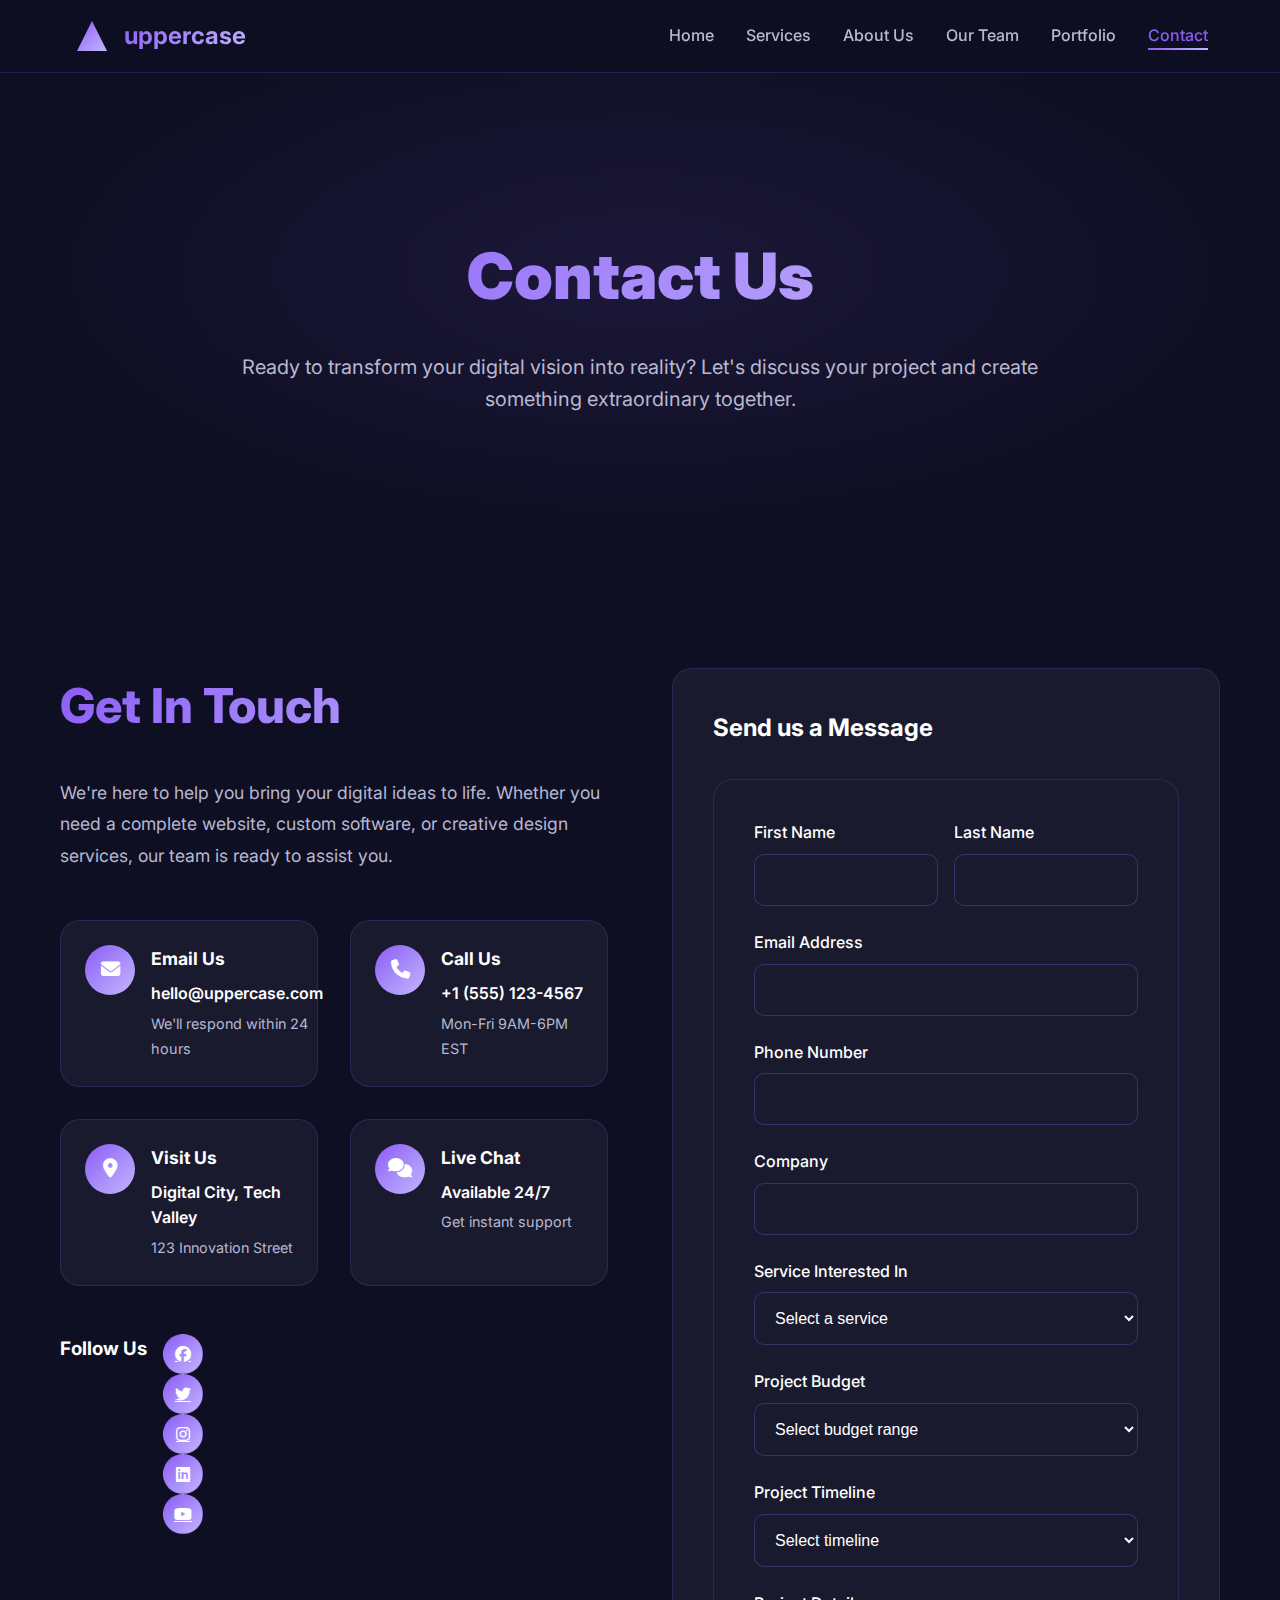
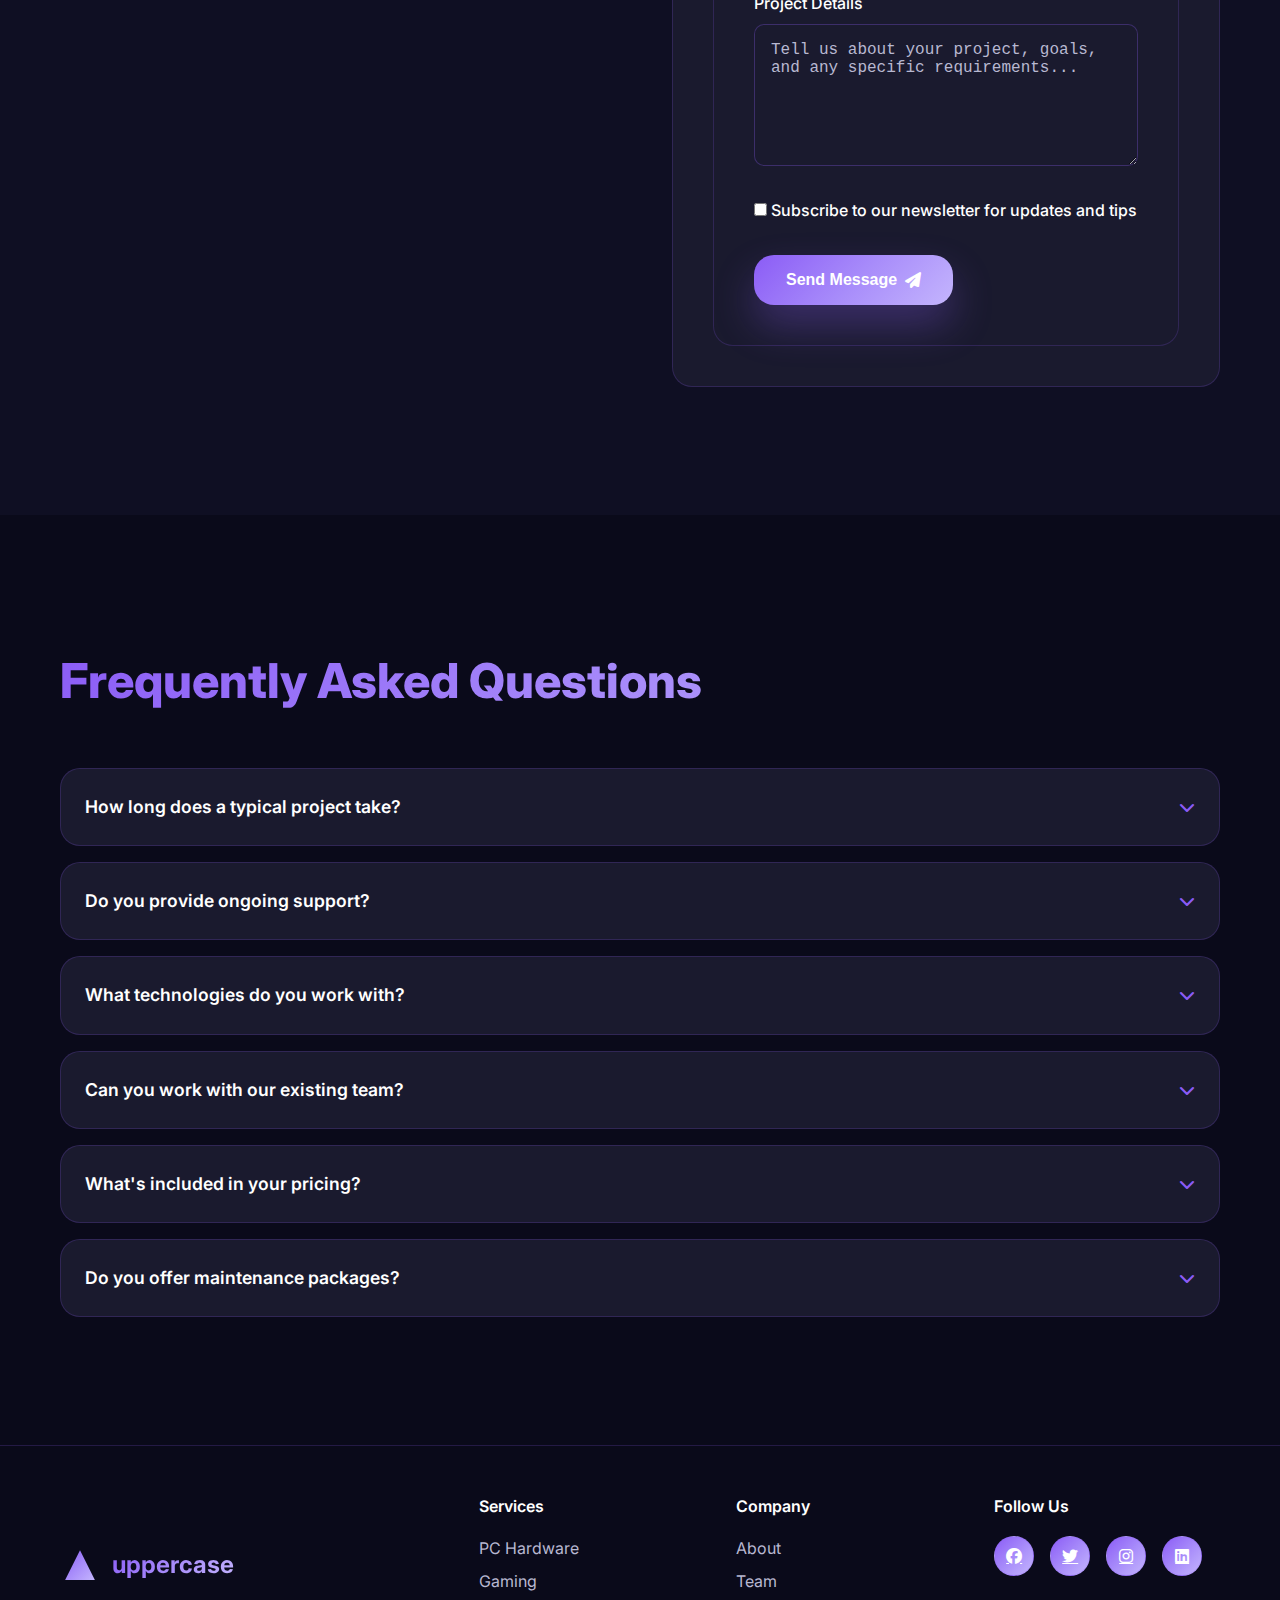
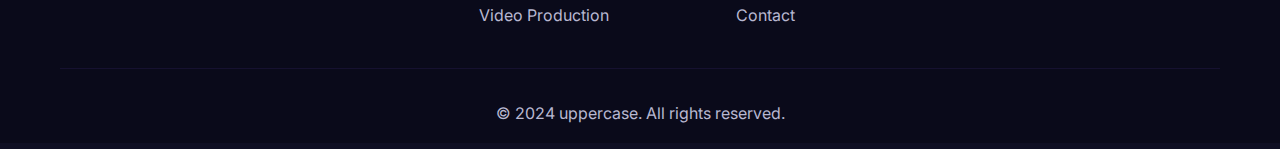
<file: contact.html>
<!DOCTYPE html>
<html lang="en">
<head>
    <meta charset="UTF-8">
    <meta name="viewport" content="width=device-width, initial-scale=1.0">
    <title>Contact Us - uppercase</title>
    <link rel="icon" type="image/png" href="White-Logo JiySync-4.png">
    <link rel="stylesheet" href="styles.css">
    <link href="https://fonts.googleapis.com/css2?family=Inter:wght@300;400;500;600;700;800;900&display=swap" rel="stylesheet">
    <link rel="stylesheet" href="https://cdnjs.cloudflare.com/ajax/libs/font-awesome/6.4.0/css/all.min.css">
</head>
<body>
    <!-- Navigation -->
    <nav class="navbar">
        <div class="nav-container">
            <a href="index.html" class="nav-logo">
                <div class="logo-icon">
                    <div class="logo-arrow"></div>
                </div>
                <span class="logo-text">uppercase</span>
            </a>
            <ul class="nav-menu">
                <li><a href="index.html" class="nav-link">Home</a></li>
                <li><a href="services.html" class="nav-link">Services</a></li>
                <li><a href="about.html" class="nav-link">About Us</a></li>
                <li><a href="team.html" class="nav-link">Our Team</a></li>
                <li><a href="portfolio.html" class="nav-link">Portfolio</a></li>
                <li><a href="contact.html" class="nav-link active">Contact</a></li>
            </ul>
            <div class="hamburger">
                <span class="bar"></span>
                <span class="bar"></span>
                <span class="bar"></span>
            </div>
        </div>
    </nav>

    <!-- Hero Section -->
    <section class="page-hero">
        <div class="container">
            <div class="page-hero-content">
                <h1 class="page-title">Contact Us</h1>
                <p class="page-subtitle">Ready to transform your digital vision into reality? Let's discuss your project and create something extraordinary together.</p>
            </div>
        </div>
    </section>

    <!-- Contact Section -->
    <section class="contact-main">
        <div class="container">
            <div class="contact-content">
                <div class="contact-info">
                    <h2 class="section-title">Get In Touch</h2>
                    <p class="contact-description">
                        We're here to help you bring your digital ideas to life. Whether you need a complete website, custom software, or creative design services, our team is ready to assist you.
                    </p>
                    
                    <div class="contact-methods">
                        <div class="contact-method">
                            <div class="method-icon">
                                <i class="fas fa-envelope"></i>
                            </div>
                            <div class="method-content">
                                <h3>Email Us</h3>
                                <p>hello@uppercase.com</p>
                                <span>We'll respond within 24 hours</span>
                            </div>
                        </div>

                        <div class="contact-method">
                            <div class="method-icon">
                                <i class="fas fa-phone"></i>
                            </div>
                            <div class="method-content">
                                <h3>Call Us</h3>
                                <p>+1 (555) 123-4567</p>
                                <span>Mon-Fri 9AM-6PM EST</span>
                            </div>
                        </div>

                        <div class="contact-method">
                            <div class="method-icon">
                                <i class="fas fa-map-marker-alt"></i>
                            </div>
                            <div class="method-content">
                                <h3>Visit Us</h3>
                                <p>Digital City, Tech Valley</p>
                                <span>123 Innovation Street</span>
                            </div>
                        </div>

                        <div class="contact-method">
                            <div class="method-icon">
                                <i class="fas fa-comments"></i>
                            </div>
                            <div class="method-content">
                                <h3>Live Chat</h3>
                                <p>Available 24/7</p>
                                <span>Get instant support</span>
                            </div>
                        </div>
                    </div>

                    <div class="social-links">
                        <h3>Follow Us</h3>
                        <div class="social-icons">
                            <a href="#" class="social-link">
                                <i class="fab fa-facebook"></i>
                            </a>
                            <a href="#" class="social-link">
                                <i class="fab fa-twitter"></i>
                            </a>
                            <a href="#" class="social-link">
                                <i class="fab fa-instagram"></i>
                            </a>
                            <a href="#" class="social-link">
                                <i class="fab fa-linkedin"></i>
                            </a>
                            <a href="#" class="social-link">
                                <i class="fab fa-youtube"></i>
                            </a>
                        </div>
                    </div>
                </div>

                <div class="contact-form-section">
                    <div class="form-container">
                        <h3>Send us a Message</h3>
                        <form class="contact-form">
                            <div class="form-row">
                                <div class="form-group">
                                    <label for="firstName">First Name</label>
                                    <input type="text" id="firstName" name="firstName" required>
                                </div>
                                <div class="form-group">
                                    <label for="lastName">Last Name</label>
                                    <input type="text" id="lastName" name="lastName" required>
                                </div>
                            </div>

                            <div class="form-group">
                                <label for="email">Email Address</label>
                                <input type="email" id="email" name="email" required>
                            </div>

                            <div class="form-group">
                                <label for="phone">Phone Number</label>
                                <input type="tel" id="phone" name="phone">
                            </div>

                            <div class="form-group">
                                <label for="company">Company</label>
                                <input type="text" id="company" name="company">
                            </div>

                            <div class="form-group">
                                <label for="service">Service Interested In</label>
                                <select id="service" name="service" required>
                                    <option value="">Select a service</option>
                                    <option value="pc-hardware">PC Hardware & Software</option>
                                    <option value="gaming">PC Games Download</option>
                                    <option value="windows">Windows & Drivers Install</option>
                                    <option value="video">Video & AI Production</option>
                                    <option value="design">Graphics Design & UI UX</option>
                                    <option value="development">Software Development</option>
                                    <option value="other">Other</option>
                                </select>
                            </div>

                            <div class="form-group">
                                <label for="budget">Project Budget</label>
                                <select id="budget" name="budget">
                                    <option value="">Select budget range</option>
                                    <option value="under-5k">Under $5,000</option>
                                    <option value="5k-10k">$5,000 - $10,000</option>
                                    <option value="10k-25k">$10,000 - $25,000</option>
                                    <option value="25k-50k">$25,000 - $50,000</option>
                                    <option value="over-50k">Over $50,000</option>
                                </select>
                            </div>

                            <div class="form-group">
                                <label for="timeline">Project Timeline</label>
                                <select id="timeline" name="timeline">
                                    <option value="">Select timeline</option>
                                    <option value="asap">ASAP</option>
                                    <option value="1-month">Within 1 month</option>
                                    <option value="2-3-months">2-3 months</option>
                                    <option value="3-6-months">3-6 months</option>
                                    <option value="flexible">Flexible</option>
                                </select>
                            </div>

                            <div class="form-group">
                                <label for="message">Project Details</label>
                                <textarea id="message" name="message" rows="6" placeholder="Tell us about your project, goals, and any specific requirements..." required></textarea>
                            </div>

                            <div class="form-group checkbox-group">
                                <label class="checkbox-label">
                                    <input type="checkbox" name="newsletter" value="yes">
                                    <span class="checkmark"></span>
                                    Subscribe to our newsletter for updates and tips
                                </label>
                            </div>

                            <button type="submit" class="btn-primary">
                                <span>Send Message</span>
                                <i class="fas fa-paper-plane"></i>
                            </button>
                        </form>
                    </div>
                </div>
            </div>
        </div>
    </section>

    <!-- FAQ Section -->
    <section class="faq-section">
        <div class="container">
            <h2 class="section-title">Frequently Asked Questions</h2>
            <div class="faq-grid">
                <div class="faq-item">
                    <div class="faq-question">
                        <h3>How long does a typical project take?</h3>
                        <i class="fas fa-chevron-down"></i>
                    </div>
                    <div class="faq-answer">
                        <p>Project timelines vary depending on complexity and scope. Simple websites typically take 2-4 weeks, while complex applications can take 2-6 months. We provide detailed timelines during our initial consultation.</p>
                    </div>
                </div>

                <div class="faq-item">
                    <div class="faq-question">
                        <h3>Do you provide ongoing support?</h3>
                        <i class="fas fa-chevron-down"></i>
                    </div>
                    <div class="faq-answer">
                        <p>Yes! We offer comprehensive support and maintenance packages to keep your project running smoothly. This includes updates, security patches, and technical support.</p>
                    </div>
                </div>

                <div class="faq-item">
                    <div class="faq-question">
                        <h3>What technologies do you work with?</h3>
                        <i class="fas fa-chevron-down"></i>
                    </div>
                    <div class="faq-answer">
                        <p>We work with a wide range of modern technologies including React, Vue.js, Node.js, Python, AI/ML frameworks, and cloud platforms like AWS and Azure.</p>
                    </div>
                </div>

                <div class="faq-item">
                    <div class="faq-question">
                        <h3>Can you work with our existing team?</h3>
                        <i class="fas fa-chevron-down"></i>
                    </div>
                    <div class="faq-answer">
                        <p>Absolutely! We're experienced in collaborating with in-house teams and can integrate seamlessly with your existing workflow and processes.</p>
                    </div>
                </div>

                <div class="faq-item">
                    <div class="faq-question">
                        <h3>What's included in your pricing?</h3>
                        <i class="fas fa-chevron-down"></i>
                    </div>
                    <div class="faq-answer">
                        <p>Our pricing includes design, development, testing, deployment, and initial support. We provide transparent pricing with no hidden fees and detailed project breakdowns.</p>
                    </div>
                </div>

                <div class="faq-item">
                    <div class="faq-question">
                        <h3>Do you offer maintenance packages?</h3>
                        <i class="fas fa-chevron-down"></i>
                    </div>
                    <div class="faq-answer">
                        <p>Yes, we offer flexible maintenance packages ranging from basic updates to comprehensive support including monitoring, backups, and security updates.</p>
                    </div>
                </div>
            </div>
        </div>
    </section>

    <!-- Footer -->
    <footer class="footer">
        <div class="container">
            <div class="footer-content">
                <div class="footer-logo">
                    <div class="logo-icon">
                        <div class="logo-arrow"></div>
                    </div>
                    <span class="logo-text">uppercase</span>
                </div>
                <div class="footer-links">
                    <div class="footer-column">
                        <h4>Services</h4>
                        <ul>
                            <li><a href="pc-hardware.html">PC Hardware</a></li>
                            <li><a href="gaming.html">Gaming</a></li>
                            <li><a href="video-production.html">Video Production</a></li>
                        </ul>
                    </div>
                    <div class="footer-column">
                        <h4>Company</h4>
                        <ul>
                            <li><a href="about.html">About</a></li>
                            <li><a href="team.html">Team</a></li>
                            <li><a href="contact.html">Contact</a></li>
                        </ul>
                    </div>
                    <div class="footer-column">
                        <h4>Follow Us</h4>
                        <div class="social-links">
                            <a href="#"><i class="fab fa-facebook"></i></a>
                            <a href="#"><i class="fab fa-twitter"></i></a>
                            <a href="#"><i class="fab fa-instagram"></i></a>
                            <a href="#"><i class="fab fa-linkedin"></i></a>
                        </div>
                    </div>
                </div>
            </div>
            <div class="footer-bottom">
                <p>&copy; 2024 uppercase. All rights reserved.</p>
            </div>
        </div>
    </footer>

    <script src="script.js"></script>
</body>
</html>
</file>
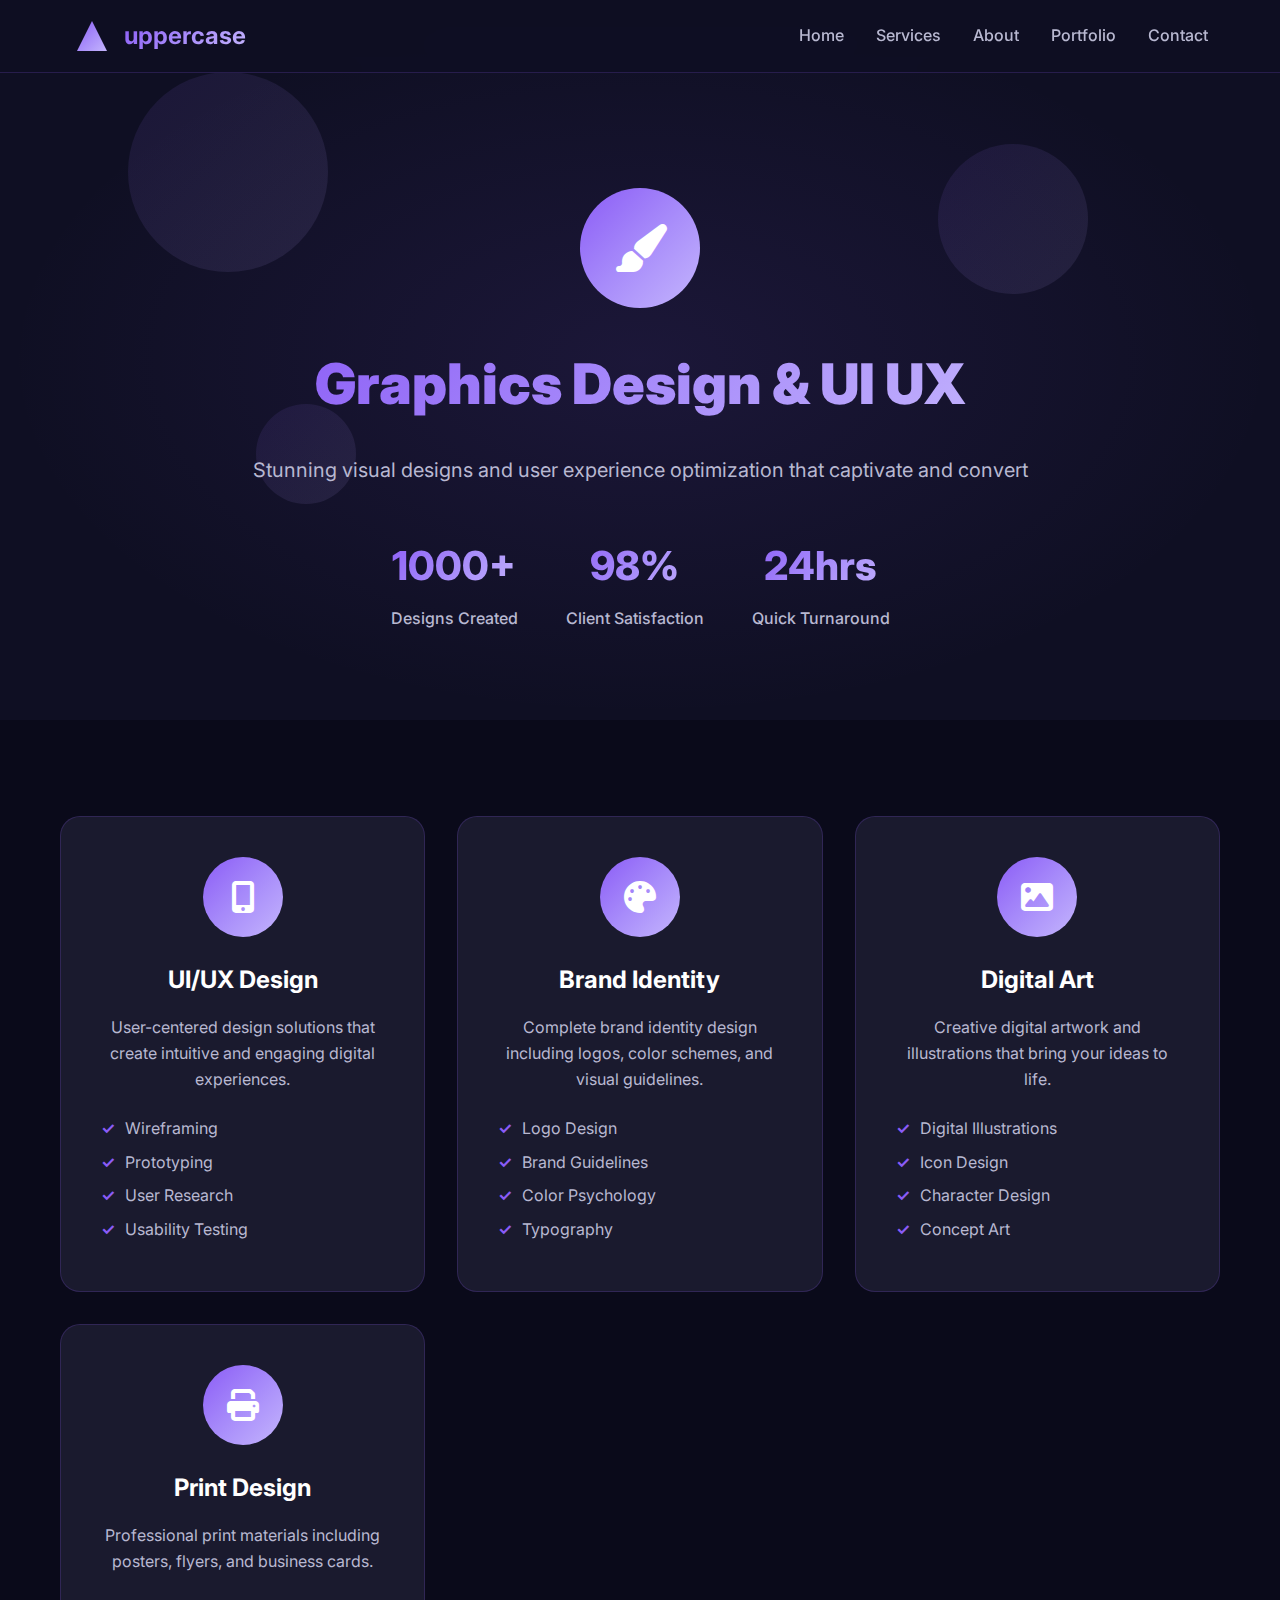
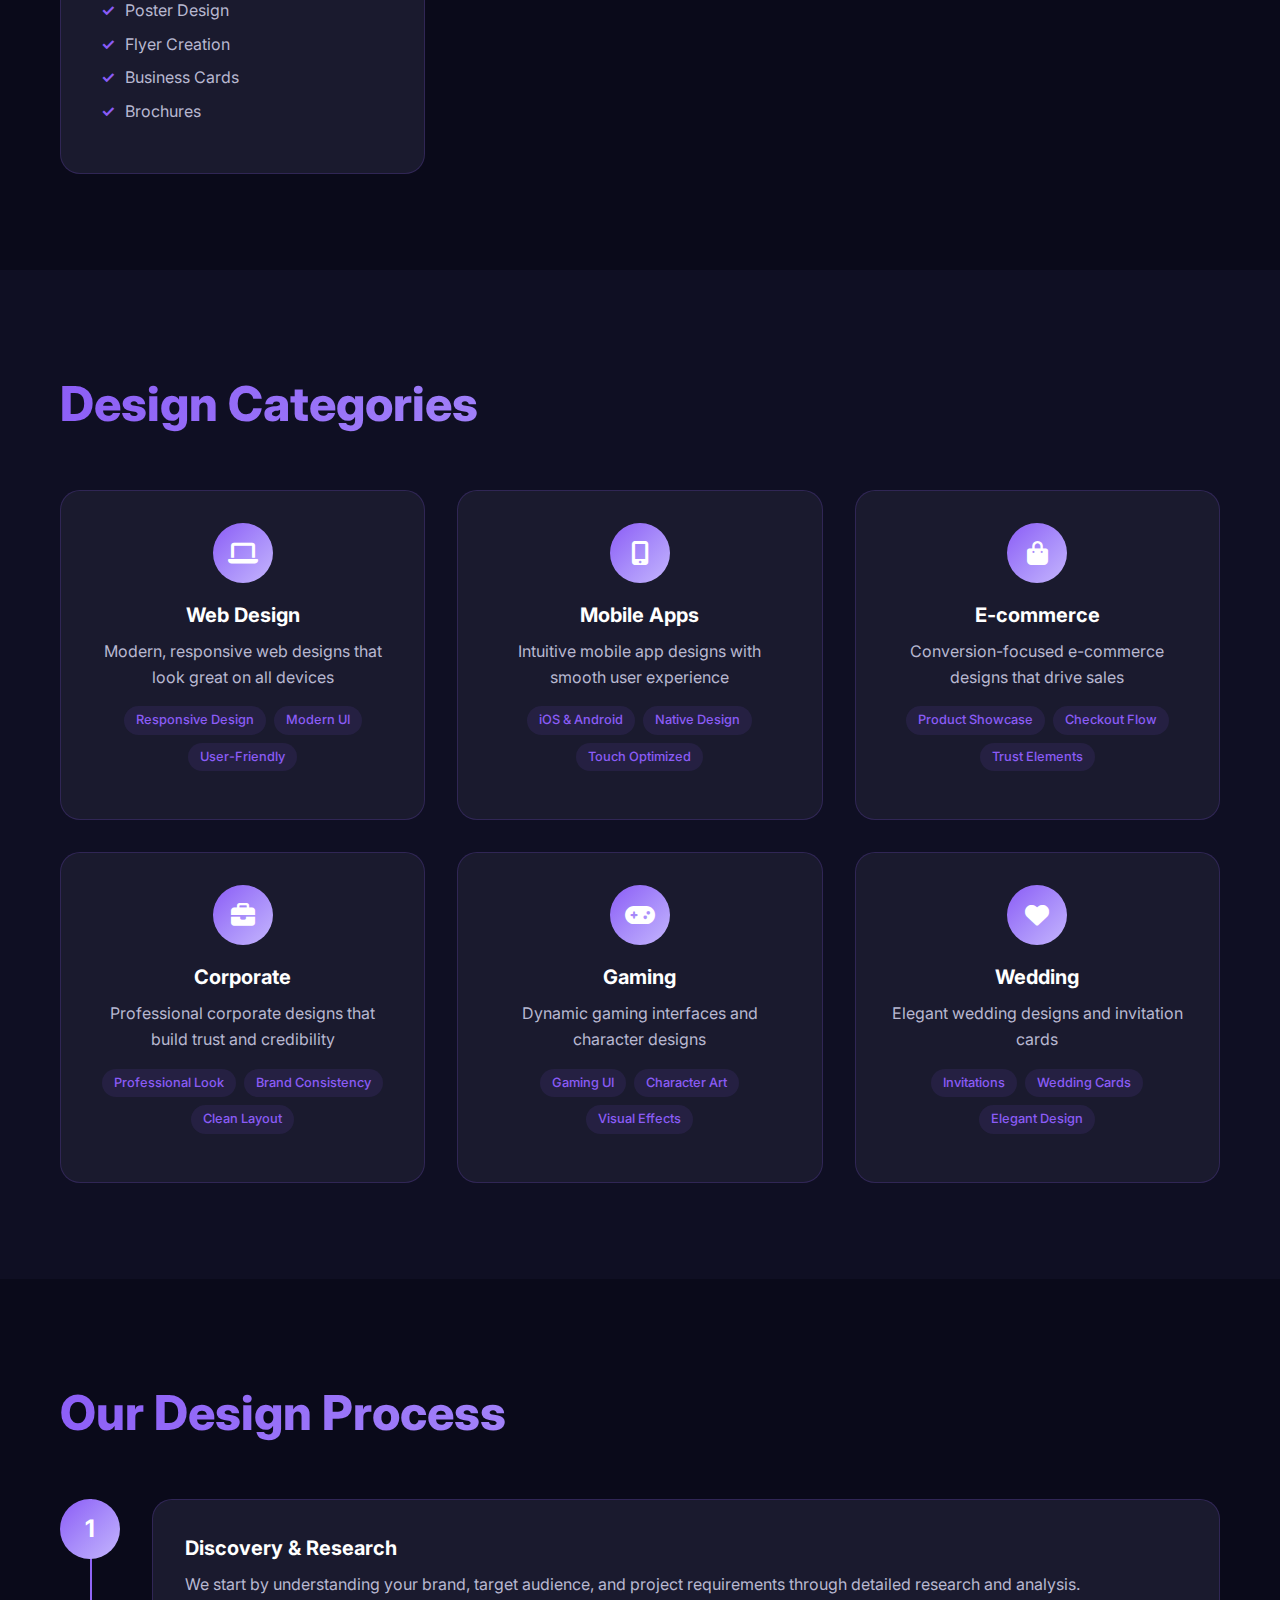
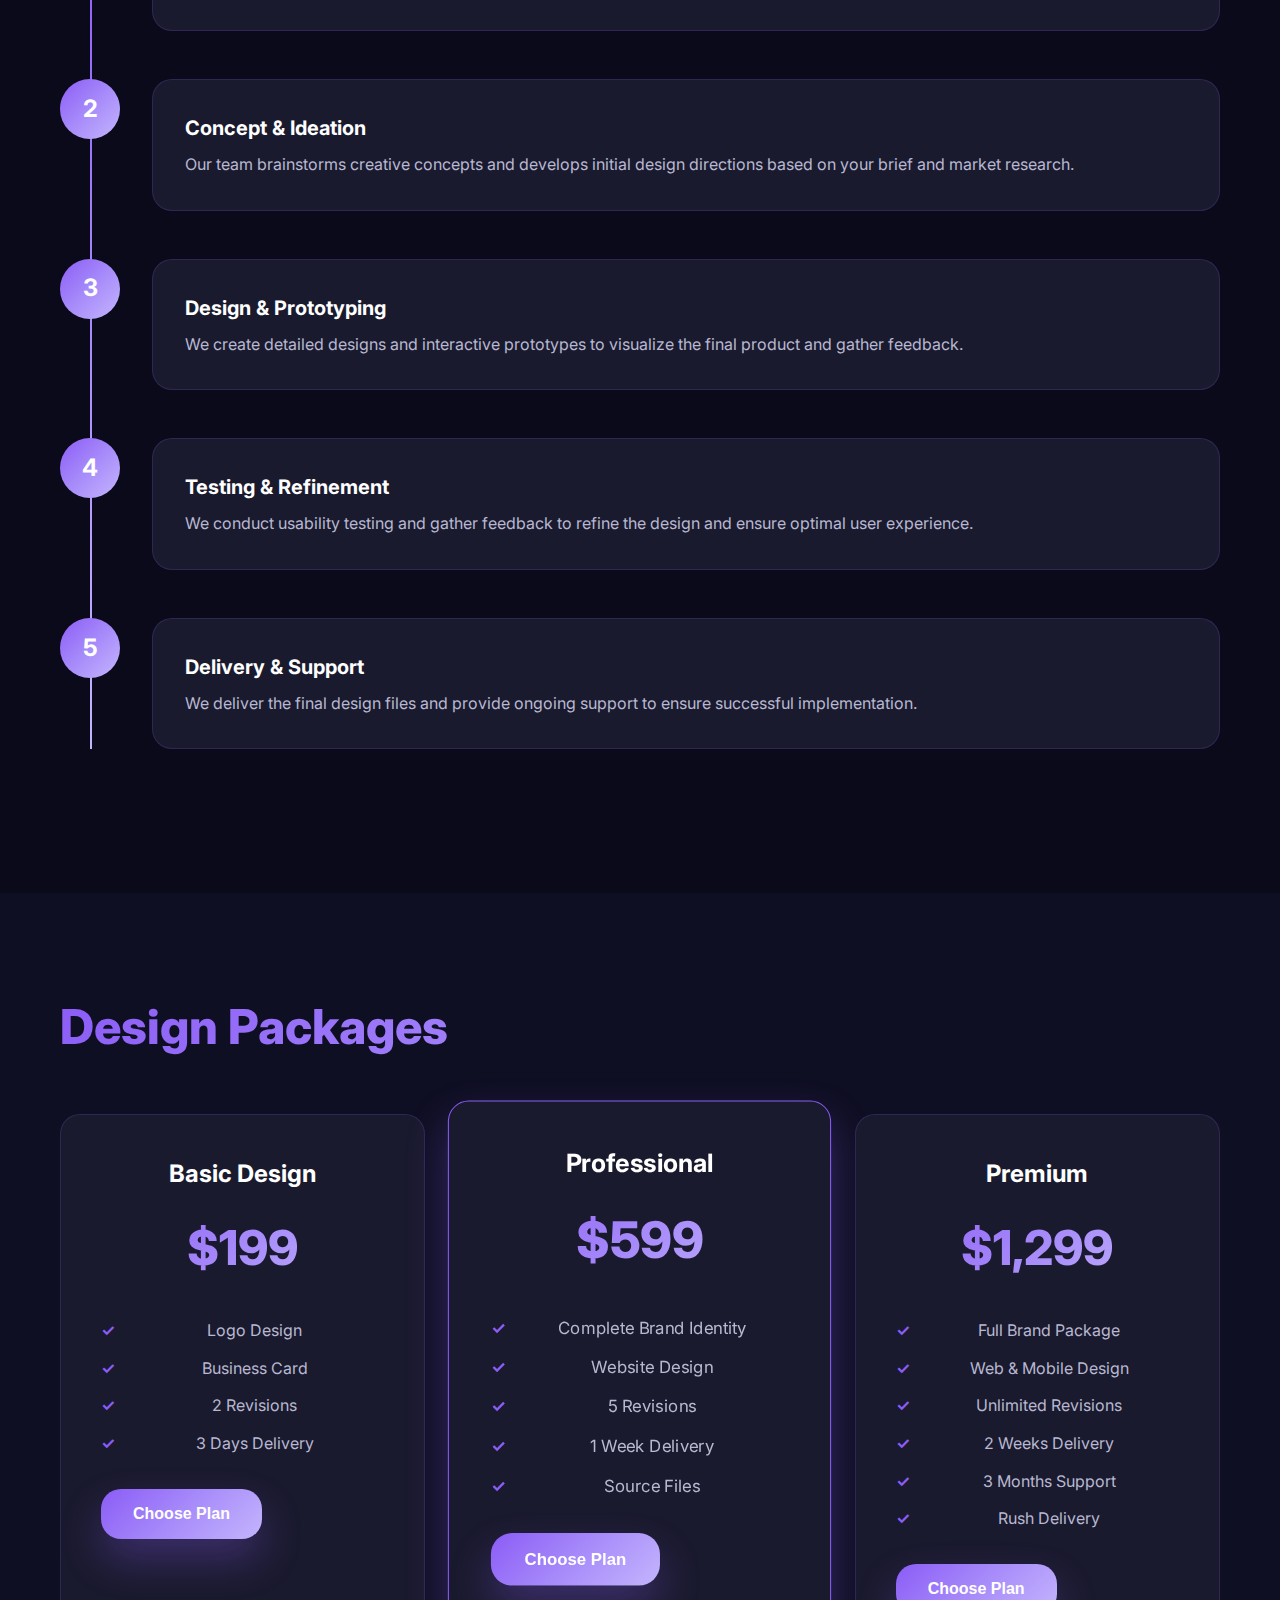
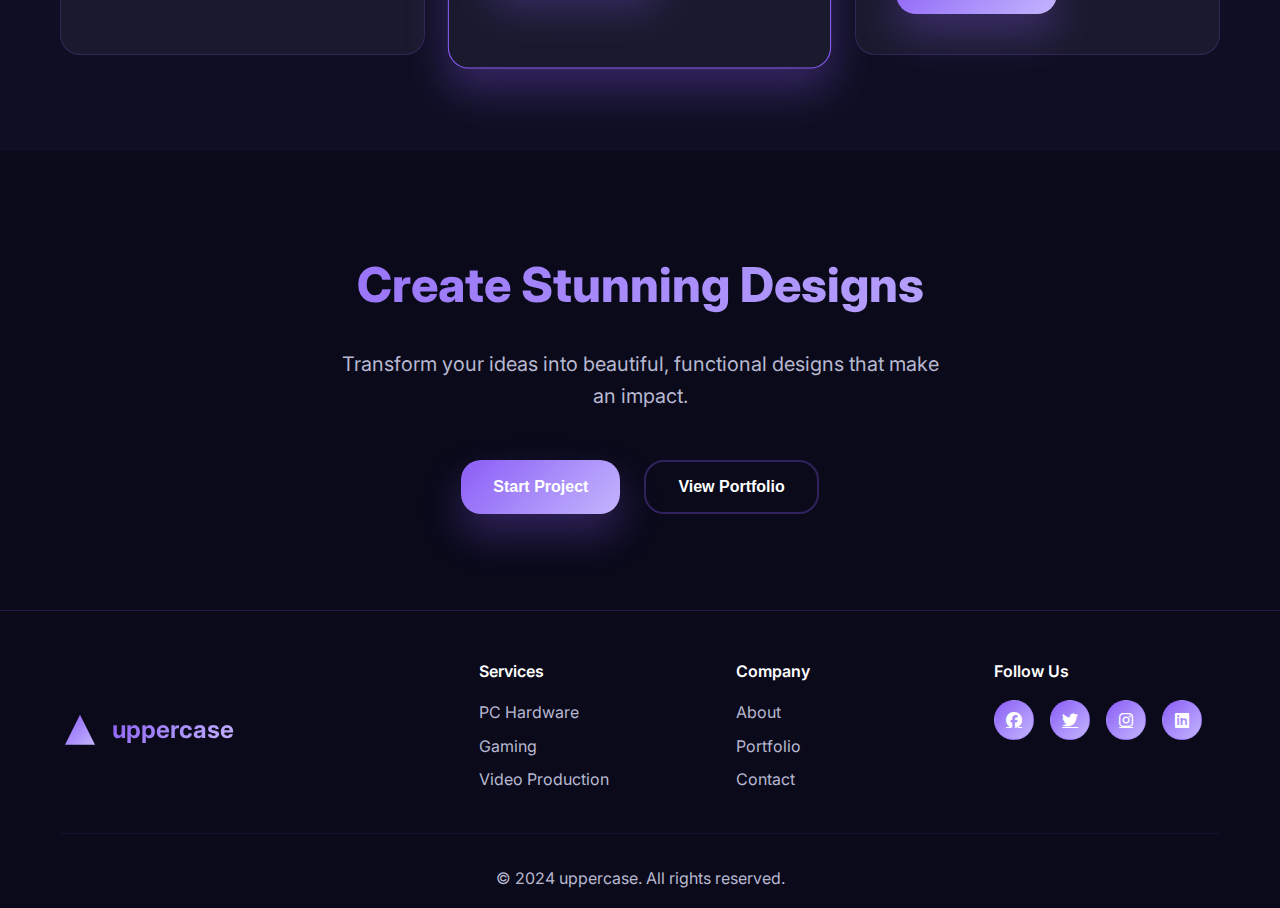
<file: design.html>
<!DOCTYPE html>
<html lang="en">
<head>
    <meta charset="UTF-8">
    <meta name="viewport" content="width=device-width, initial-scale=1.0">
    <title>Graphics Design & UI UX - uppercase</title>
    <link rel="stylesheet" href="styles.css">
    <link href="https://fonts.googleapis.com/css2?family=Inter:wght@300;400;500;600;700;800;900&display=swap" rel="stylesheet">
    <link rel="stylesheet" href="https://cdnjs.cloudflare.com/ajax/libs/font-awesome/6.4.0/css/all.min.css">
</head>
<body>
    <!-- Navigation -->
    <nav class="navbar">
        <div class="nav-container">
            <div class="nav-logo">
                <div class="logo-icon">
                    <div class="logo-arrow"></div>
                </div>
                <span class="logo-text">uppercase</span>
            </div>
            <ul class="nav-menu">
                <li><a href="index.html" class="nav-link">Home</a></li>
                <li><a href="index.html#services" class="nav-link">Services</a></li>
                <li><a href="index.html#about" class="nav-link">About</a></li>
                <li><a href="index.html#portfolio" class="nav-link">Portfolio</a></li>
                <li><a href="index.html#contact" class="nav-link">Contact</a></li>
            </ul>
            <div class="hamburger">
                <span class="bar"></span>
                <span class="bar"></span>
                <span class="bar"></span>
            </div>
        </div>
    </nav>

    <!-- Hero Section -->
    <section class="service-hero">
        <div class="service-hero-bg">
            <div class="floating-elements">
                <div class="floating-shape shape-1"></div>
                <div class="floating-shape shape-2"></div>
                <div class="floating-shape shape-3"></div>
            </div>
        </div>
        <div class="container">
            <div class="service-hero-content">
                <div class="service-icon-large">
                    <i class="fas fa-paint-brush"></i>
                </div>
                <h1 class="service-title">Graphics Design & UI UX</h1>
                <p class="service-subtitle">Stunning visual designs and user experience optimization that captivate and convert</p>
                <div class="service-stats">
                    <div class="stat">
                        <h3>1000+</h3>
                        <p>Designs Created</p>
                    </div>
                    <div class="stat">
                        <h3>98%</h3>
                        <p>Client Satisfaction</p>
                    </div>
                    <div class="stat">
                        <h3>24hrs</h3>
                        <p>Quick Turnaround</p>
                    </div>
                </div>
            </div>
        </div>
    </section>

    <!-- Services Details -->
    <section class="service-details">
        <div class="container">
            <div class="service-grid">
                <div class="service-feature">
                    <div class="feature-icon">
                        <i class="fas fa-mobile-alt"></i>
                    </div>
                    <h3>UI/UX Design</h3>
                    <p>User-centered design solutions that create intuitive and engaging digital experiences.</p>
                    <ul class="feature-list">
                        <li>Wireframing</li>
                        <li>Prototyping</li>
                        <li>User Research</li>
                        <li>Usability Testing</li>
                    </ul>
                </div>

                <div class="service-feature">
                    <div class="feature-icon">
                        <i class="fas fa-palette"></i>
                    </div>
                    <h3>Brand Identity</h3>
                    <p>Complete brand identity design including logos, color schemes, and visual guidelines.</p>
                    <ul class="feature-list">
                        <li>Logo Design</li>
                        <li>Brand Guidelines</li>
                        <li>Color Psychology</li>
                        <li>Typography</li>
                    </ul>
                </div>

                <div class="service-feature">
                    <div class="feature-icon">
                        <i class="fas fa-image"></i>
                    </div>
                    <h3>Digital Art</h3>
                    <p>Creative digital artwork and illustrations that bring your ideas to life.</p>
                    <ul class="feature-list">
                        <li>Digital Illustrations</li>
                        <li>Icon Design</li>
                        <li>Character Design</li>
                        <li>Concept Art</li>
                    </ul>
                </div>

                <div class="service-feature">
                    <div class="feature-icon">
                        <i class="fas fa-print"></i>
                    </div>
                    <h3>Print Design</h3>
                    <p>Professional print materials including posters, flyers, and business cards.</p>
                    <ul class="feature-list">
                        <li>Poster Design</li>
                        <li>Flyer Creation</li>
                        <li>Business Cards</li>
                        <li>Brochures</li>
                    </ul>
                </div>
            </div>
        </div>
    </section>

    <!-- Design Categories -->
    <section class="design-categories">
        <div class="container">
            <h2 class="section-title">Design Categories</h2>
            <div class="categories-grid">
                <div class="category-card">
                    <div class="category-icon">
                        <i class="fas fa-laptop"></i>
                    </div>
                    <h3>Web Design</h3>
                    <p>Modern, responsive web designs that look great on all devices</p>
                    <div class="category-features">
                        <span>Responsive Design</span>
                        <span>Modern UI</span>
                        <span>User-Friendly</span>
                    </div>
                </div>

                <div class="category-card">
                    <div class="category-icon">
                        <i class="fas fa-mobile-alt"></i>
                    </div>
                    <h3>Mobile Apps</h3>
                    <p>Intuitive mobile app designs with smooth user experience</p>
                    <div class="category-features">
                        <span>iOS & Android</span>
                        <span>Native Design</span>
                        <span>Touch Optimized</span>
                    </div>
                </div>

                <div class="category-card">
                    <div class="category-icon">
                        <i class="fas fa-shopping-bag"></i>
                    </div>
                    <h3>E-commerce</h3>
                    <p>Conversion-focused e-commerce designs that drive sales</p>
                    <div class="category-features">
                        <span>Product Showcase</span>
                        <span>Checkout Flow</span>
                        <span>Trust Elements</span>
                    </div>
                </div>

                <div class="category-card">
                    <div class="category-icon">
                        <i class="fas fa-briefcase"></i>
                    </div>
                    <h3>Corporate</h3>
                    <p>Professional corporate designs that build trust and credibility</p>
                    <div class="category-features">
                        <span>Professional Look</span>
                        <span>Brand Consistency</span>
                        <span>Clean Layout</span>
                    </div>
                </div>

                <div class="category-card">
                    <div class="category-icon">
                        <i class="fas fa-gamepad"></i>
                    </div>
                    <h3>Gaming</h3>
                    <p>Dynamic gaming interfaces and character designs</p>
                    <div class="category-features">
                        <span>Gaming UI</span>
                        <span>Character Art</span>
                        <span>Visual Effects</span>
                    </div>
                </div>

                <div class="category-card">
                    <div class="category-icon">
                        <i class="fas fa-heart"></i>
                    </div>
                    <h3>Wedding</h3>
                    <p>Elegant wedding designs and invitation cards</p>
                    <div class="category-features">
                        <span>Invitations</span>
                        <span>Wedding Cards</span>
                        <span>Elegant Design</span>
                    </div>
                </div>
            </div>
        </div>
    </section>

    <!-- Design Process -->
    <section class="design-process">
        <div class="container">
            <h2 class="section-title">Our Design Process</h2>
            <div class="process-timeline">
                <div class="timeline-item">
                    <div class="timeline-number">1</div>
                    <div class="timeline-content">
                        <h3>Discovery & Research</h3>
                        <p>We start by understanding your brand, target audience, and project requirements through detailed research and analysis.</p>
                    </div>
                </div>

                <div class="timeline-item">
                    <div class="timeline-number">2</div>
                    <div class="timeline-content">
                        <h3>Concept & Ideation</h3>
                        <p>Our team brainstorms creative concepts and develops initial design directions based on your brief and market research.</p>
                    </div>
                </div>

                <div class="timeline-item">
                    <div class="timeline-number">3</div>
                    <div class="timeline-content">
                        <h3>Design & Prototyping</h3>
                        <p>We create detailed designs and interactive prototypes to visualize the final product and gather feedback.</p>
                    </div>
                </div>

                <div class="timeline-item">
                    <div class="timeline-number">4</div>
                    <div class="timeline-content">
                        <h3>Testing & Refinement</h3>
                        <p>We conduct usability testing and gather feedback to refine the design and ensure optimal user experience.</p>
                    </div>
                </div>

                <div class="timeline-item">
                    <div class="timeline-number">5</div>
                    <div class="timeline-content">
                        <h3>Delivery & Support</h3>
                        <p>We deliver the final design files and provide ongoing support to ensure successful implementation.</p>
                    </div>
                </div>
            </div>
        </div>
    </section>

    <!-- Pricing Section -->
    <section class="pricing-section">
        <div class="container">
            <h2 class="section-title">Design Packages</h2>
            <div class="pricing-grid">
                <div class="pricing-card">
                    <h3>Basic Design</h3>
                    <div class="price">$199</div>
                    <ul class="pricing-features">
                        <li>Logo Design</li>
                        <li>Business Card</li>
                        <li>2 Revisions</li>
                        <li>3 Days Delivery</li>
                    </ul>
                    <button class="btn-primary">Choose Plan</button>
                </div>

                <div class="pricing-card featured">
                    <h3>Professional</h3>
                    <div class="price">$599</div>
                    <ul class="pricing-features">
                        <li>Complete Brand Identity</li>
                        <li>Website Design</li>
                        <li>5 Revisions</li>
                        <li>1 Week Delivery</li>
                        <li>Source Files</li>
                    </ul>
                    <button class="btn-primary">Choose Plan</button>
                </div>

                <div class="pricing-card">
                    <h3>Premium</h3>
                    <div class="price">$1,299</div>
                    <ul class="pricing-features">
                        <li>Full Brand Package</li>
                        <li>Web & Mobile Design</li>
                        <li>Unlimited Revisions</li>
                        <li>2 Weeks Delivery</li>
                        <li>3 Months Support</li>
                        <li>Rush Delivery</li>
                    </ul>
                    <button class="btn-primary">Choose Plan</button>
                </div>
            </div>
        </div>
    </section>

    <!-- CTA Section -->
    <section class="cta-section">
        <div class="container">
            <div class="cta-content">
                <h2>Create Stunning Designs</h2>
                <p>Transform your ideas into beautiful, functional designs that make an impact.</p>
                <div class="cta-buttons">
                    <button class="btn-primary">Start Project</button>
                    <button class="btn-secondary">View Portfolio</button>
                </div>
            </div>
        </div>
    </section>

    <!-- Footer -->
    <footer class="footer">
        <div class="container">
            <div class="footer-content">
                <div class="footer-logo">
                    <div class="logo-icon">
                        <div class="logo-arrow"></div>
                    </div>
                    <span class="logo-text">uppercase</span>
                </div>
                <div class="footer-links">
                    <div class="footer-column">
                        <h4>Services</h4>
                        <ul>
                            <li><a href="pc-hardware.html">PC Hardware</a></li>
                            <li><a href="gaming.html">Gaming</a></li>
                            <li><a href="video-production.html">Video Production</a></li>
                        </ul>
                    </div>
                    <div class="footer-column">
                        <h4>Company</h4>
                        <ul>
                            <li><a href="index.html#about">About</a></li>
                            <li><a href="index.html#portfolio">Portfolio</a></li>
                            <li><a href="index.html#contact">Contact</a></li>
                        </ul>
                    </div>
                    <div class="footer-column">
                        <h4>Follow Us</h4>
                        <div class="social-links">
                            <a href="#"><i class="fab fa-facebook"></i></a>
                            <a href="#"><i class="fab fa-twitter"></i></a>
                            <a href="#"><i class="fab fa-instagram"></i></a>
                            <a href="#"><i class="fab fa-linkedin"></i></a>
                        </div>
                    </div>
                </div>
            </div>
            <div class="footer-bottom">
                <p>&copy; 2024 uppercase. All rights reserved.</p>
            </div>
        </div>
    </footer>

    <script src="script.js"></script>
</body>
</html>
</file>
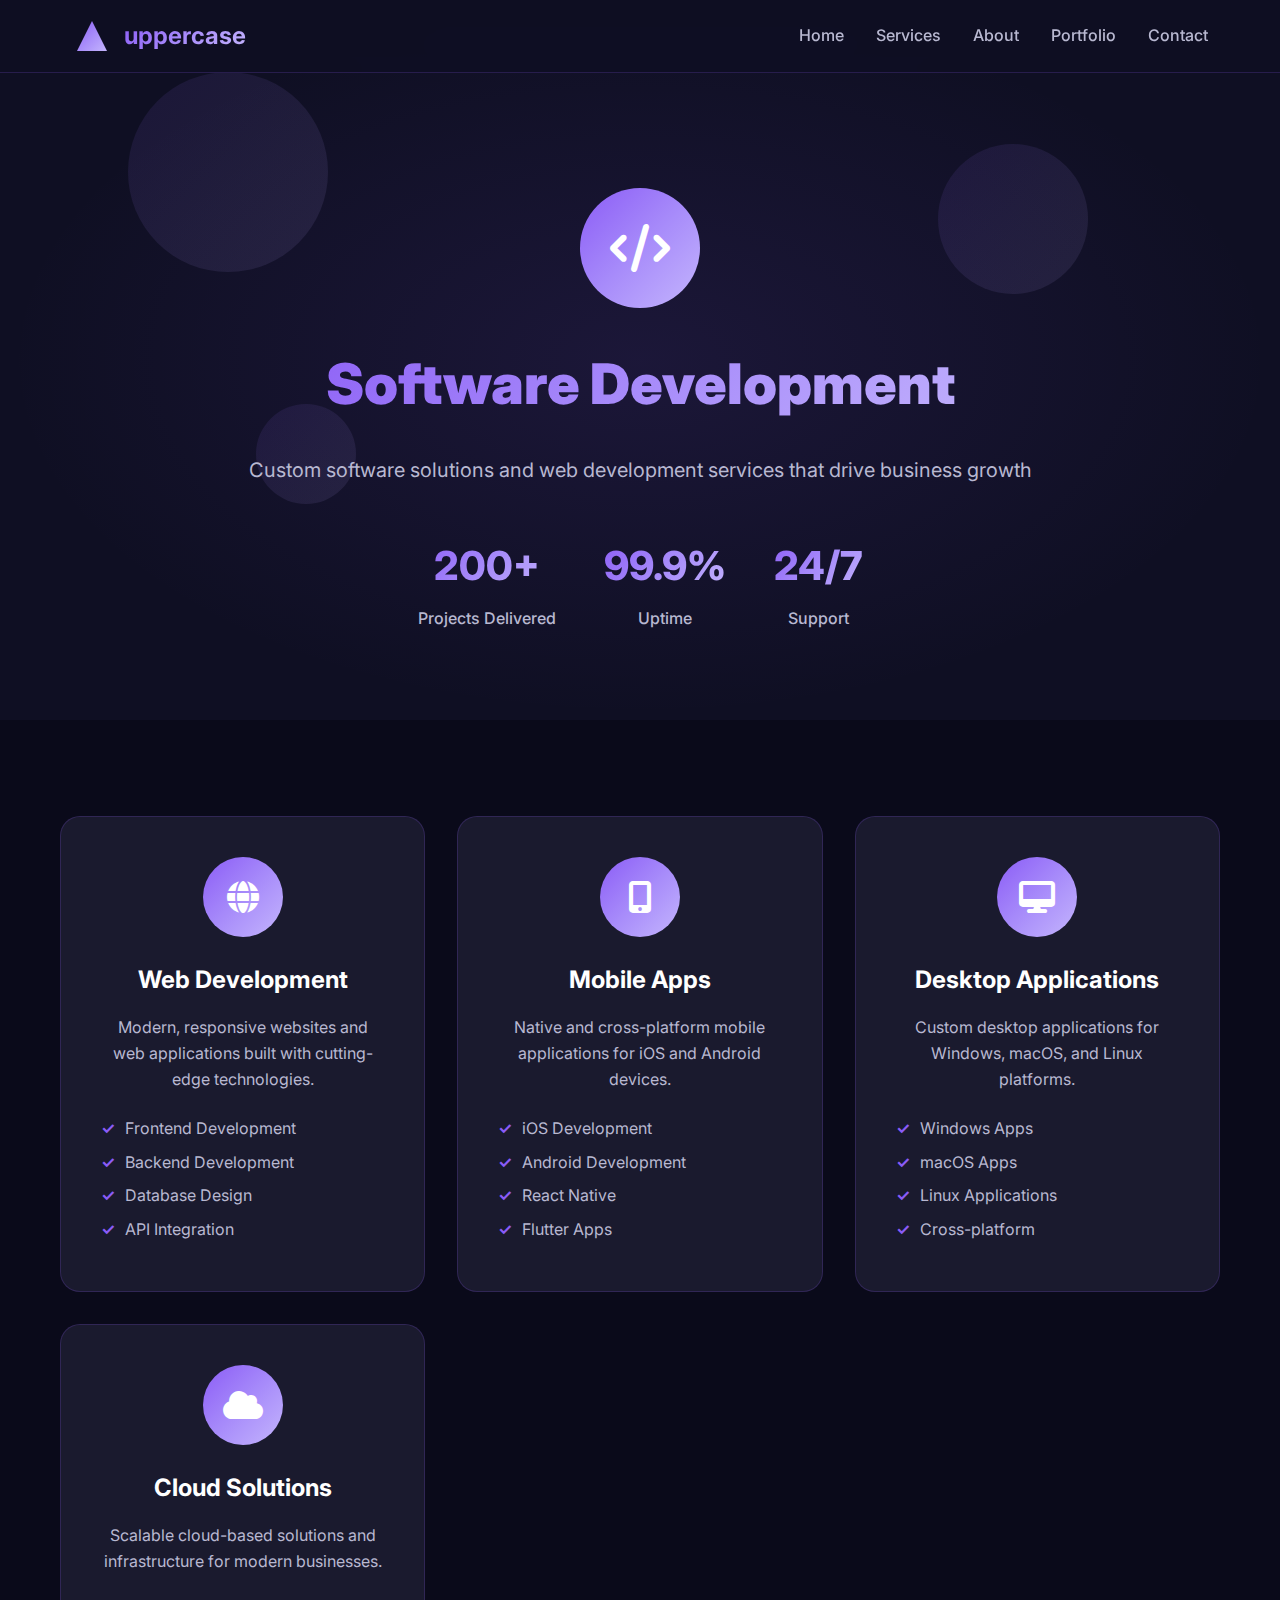
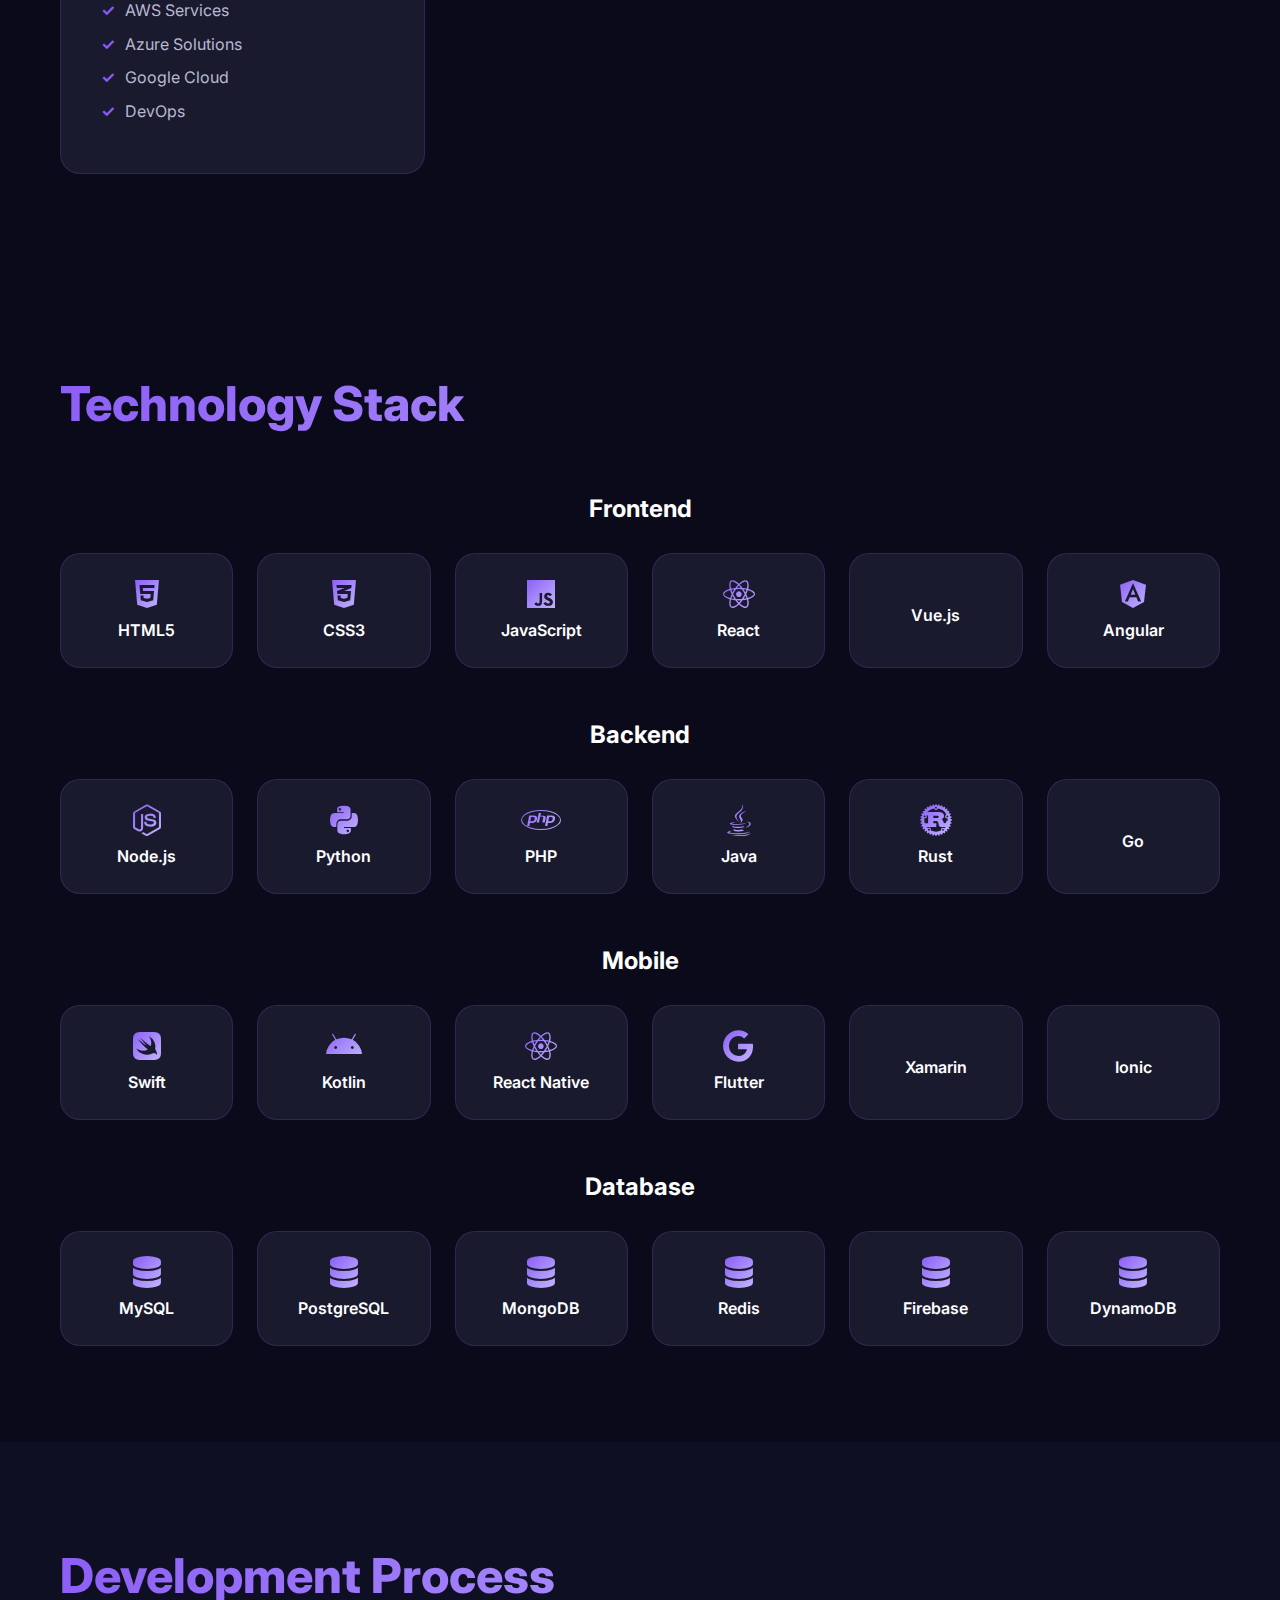
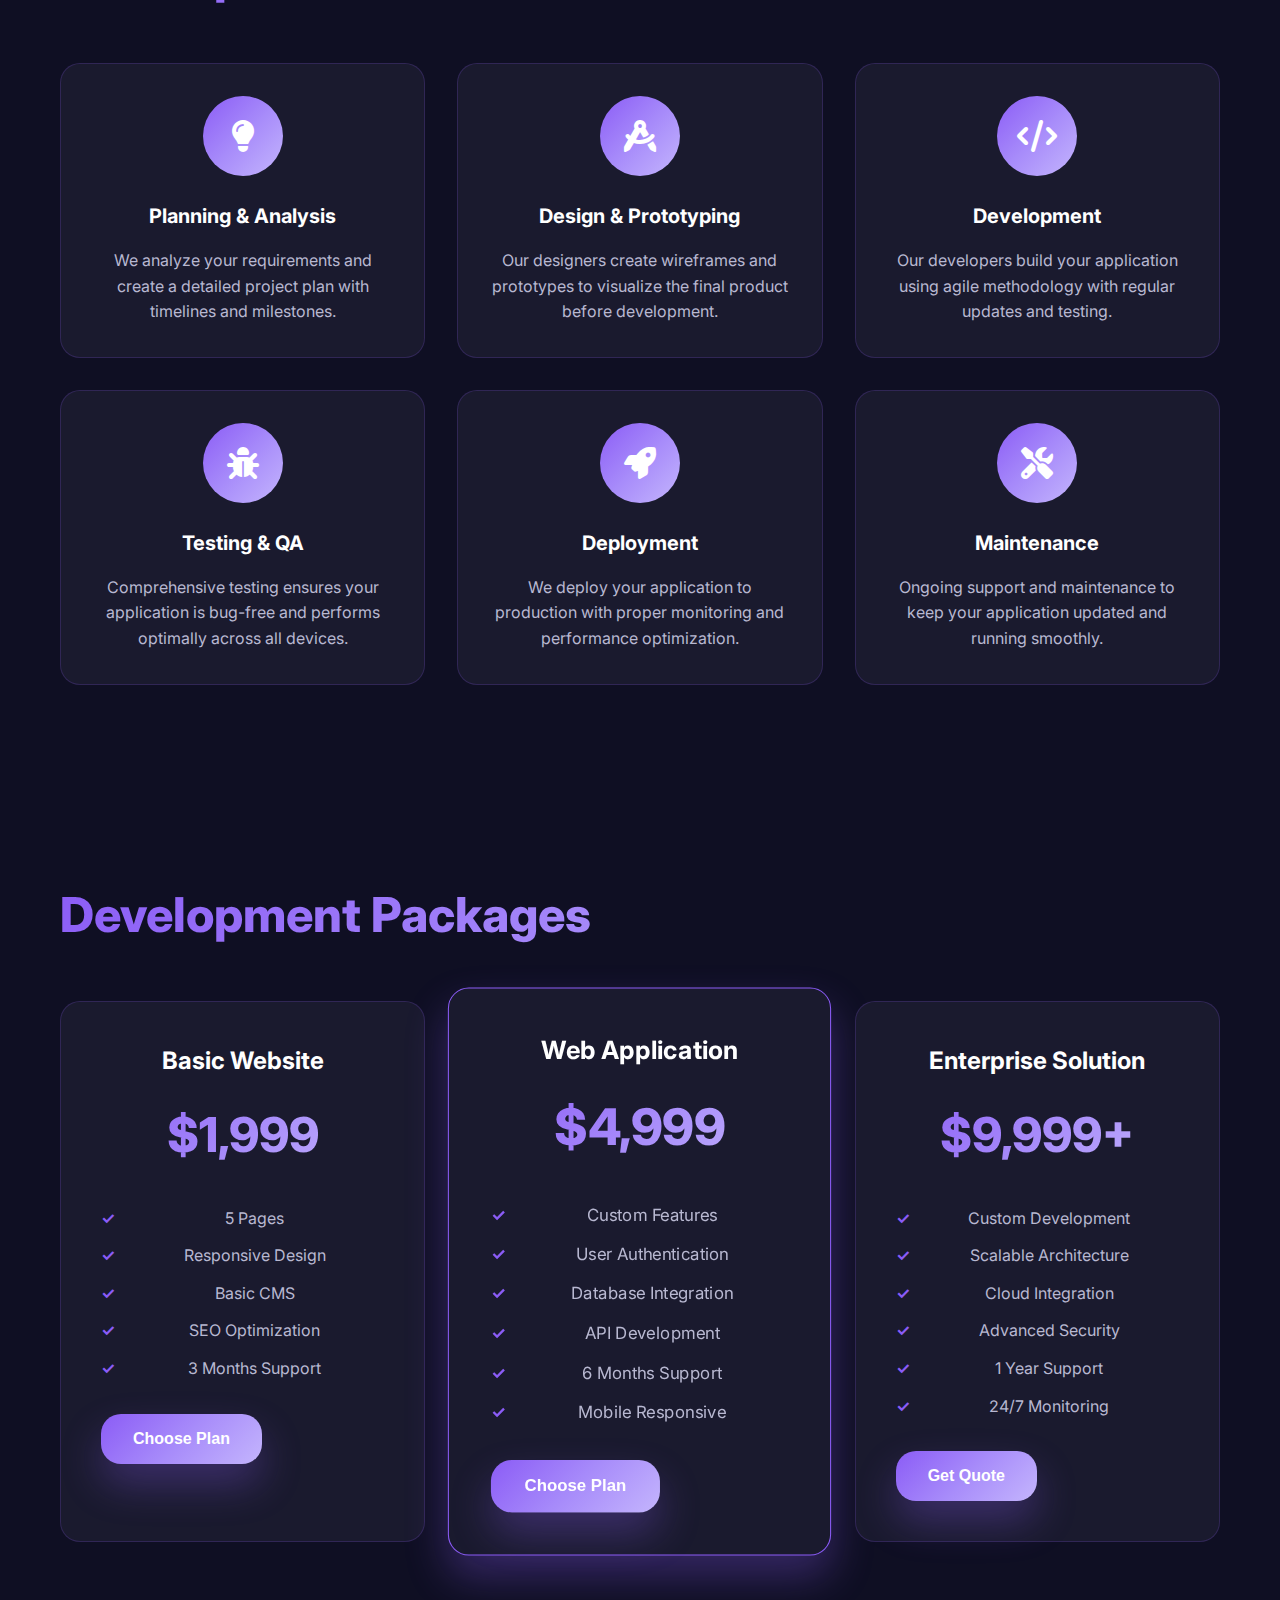
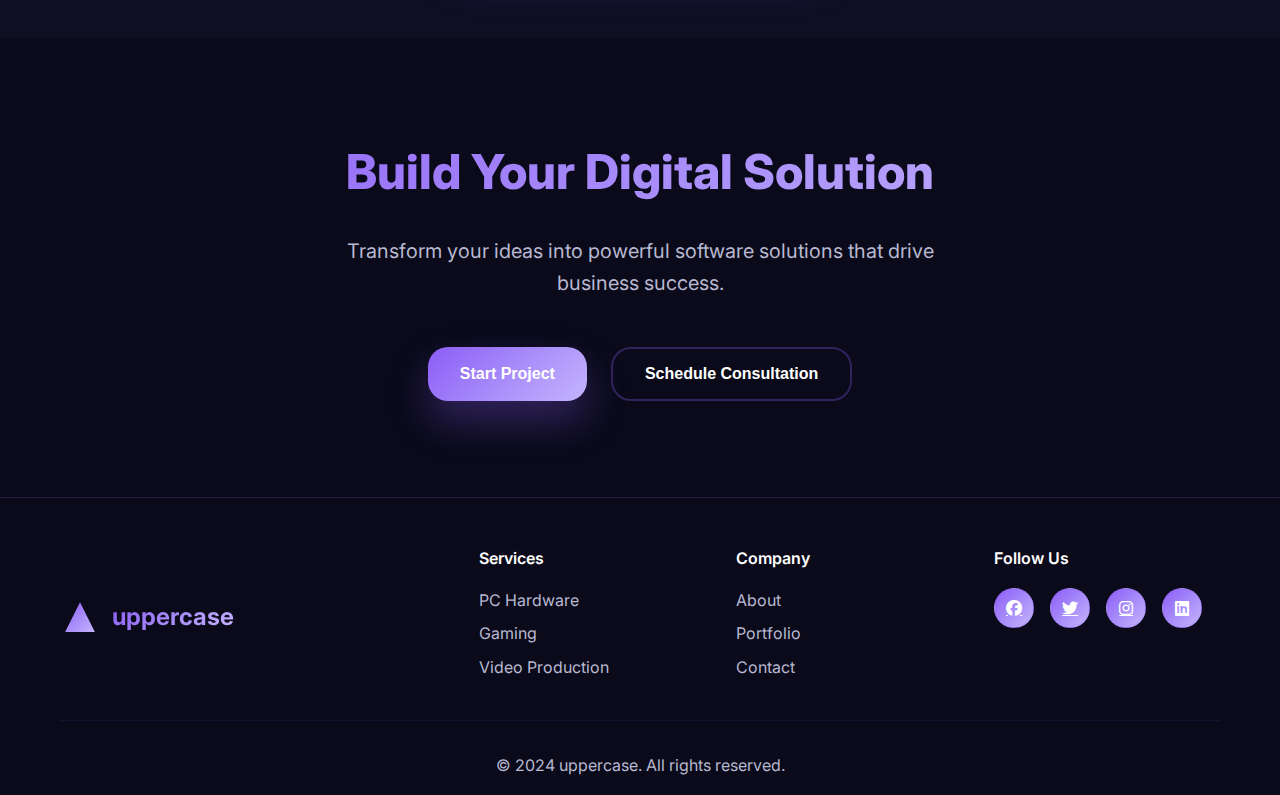
<file: development.html>
<!DOCTYPE html>
<html lang="en">
<head>
    <meta charset="UTF-8">
    <meta name="viewport" content="width=device-width, initial-scale=1.0">
    <title>Software Development - uppercase</title>
    <link rel="stylesheet" href="styles.css">
    <link href="https://fonts.googleapis.com/css2?family=Inter:wght@300;400;500;600;700;800;900&display=swap" rel="stylesheet">
    <link rel="stylesheet" href="https://cdnjs.cloudflare.com/ajax/libs/font-awesome/6.4.0/css/all.min.css">
</head>
<body>
    <!-- Navigation -->
    <nav class="navbar">
        <div class="nav-container">
            <div class="nav-logo">
                <div class="logo-icon">
                    <div class="logo-arrow"></div>
                </div>
                <span class="logo-text">uppercase</span>
            </div>
            <ul class="nav-menu">
                <li><a href="index.html" class="nav-link">Home</a></li>
                <li><a href="index.html#services" class="nav-link">Services</a></li>
                <li><a href="index.html#about" class="nav-link">About</a></li>
                <li><a href="index.html#portfolio" class="nav-link">Portfolio</a></li>
                <li><a href="index.html#contact" class="nav-link">Contact</a></li>
            </ul>
            <div class="hamburger">
                <span class="bar"></span>
                <span class="bar"></span>
                <span class="bar"></span>
            </div>
        </div>
    </nav>

    <!-- Hero Section -->
    <section class="service-hero">
        <div class="service-hero-bg">
            <div class="floating-elements">
                <div class="floating-shape shape-1"></div>
                <div class="floating-shape shape-2"></div>
                <div class="floating-shape shape-3"></div>
            </div>
        </div>
        <div class="container">
            <div class="service-hero-content">
                <div class="service-icon-large">
                    <i class="fas fa-code"></i>
                </div>
                <h1 class="service-title">Software Development</h1>
                <p class="service-subtitle">Custom software solutions and web development services that drive business growth</p>
                <div class="service-stats">
                    <div class="stat">
                        <h3>200+</h3>
                        <p>Projects Delivered</p>
                    </div>
                    <div class="stat">
                        <h3>99.9%</h3>
                        <p>Uptime</p>
                    </div>
                    <div class="stat">
                        <h3>24/7</h3>
                        <p>Support</p>
                    </div>
                </div>
            </div>
        </div>
    </section>

    <!-- Services Details -->
    <section class="service-details">
        <div class="container">
            <div class="service-grid">
                <div class="service-feature">
                    <div class="feature-icon">
                        <i class="fas fa-globe"></i>
                    </div>
                    <h3>Web Development</h3>
                    <p>Modern, responsive websites and web applications built with cutting-edge technologies.</p>
                    <ul class="feature-list">
                        <li>Frontend Development</li>
                        <li>Backend Development</li>
                        <li>Database Design</li>
                        <li>API Integration</li>
                    </ul>
                </div>

                <div class="service-feature">
                    <div class="feature-icon">
                        <i class="fas fa-mobile-alt"></i>
                    </div>
                    <h3>Mobile Apps</h3>
                    <p>Native and cross-platform mobile applications for iOS and Android devices.</p>
                    <ul class="feature-list">
                        <li>iOS Development</li>
                        <li>Android Development</li>
                        <li>React Native</li>
                        <li>Flutter Apps</li>
                    </ul>
                </div>

                <div class="service-feature">
                    <div class="feature-icon">
                        <i class="fas fa-desktop"></i>
                    </div>
                    <h3>Desktop Applications</h3>
                    <p>Custom desktop applications for Windows, macOS, and Linux platforms.</p>
                    <ul class="feature-list">
                        <li>Windows Apps</li>
                        <li>macOS Apps</li>
                        <li>Linux Applications</li>
                        <li>Cross-platform</li>
                    </ul>
                </div>

                <div class="service-feature">
                    <div class="feature-icon">
                        <i class="fas fa-cloud"></i>
                    </div>
                    <h3>Cloud Solutions</h3>
                    <p>Scalable cloud-based solutions and infrastructure for modern businesses.</p>
                    <ul class="feature-list">
                        <li>AWS Services</li>
                        <li>Azure Solutions</li>
                        <li>Google Cloud</li>
                        <li>DevOps</li>
                    </ul>
                </div>
            </div>
        </div>
    </section>

    <!-- Technology Stack -->
    <section class="tech-stack-section">
        <div class="container">
            <h2 class="section-title">Technology Stack</h2>
            <div class="tech-categories">
                <div class="tech-category">
                    <h3>Frontend</h3>
                    <div class="tech-items">
                        <div class="tech-item">
                            <i class="fab fa-html5"></i>
                            <span>HTML5</span>
                        </div>
                        <div class="tech-item">
                            <i class="fab fa-css3-alt"></i>
                            <span>CSS3</span>
                        </div>
                        <div class="tech-item">
                            <i class="fab fa-js"></i>
                            <span>JavaScript</span>
                        </div>
                        <div class="tech-item">
                            <i class="fab fa-react"></i>
                            <span>React</span>
                        </div>
                        <div class="tech-item">
                            <i class="fab fa-vue"></i>
                            <span>Vue.js</span>
                        </div>
                        <div class="tech-item">
                            <i class="fab fa-angular"></i>
                            <span>Angular</span>
                        </div>
                    </div>
                </div>

                <div class="tech-category">
                    <h3>Backend</h3>
                    <div class="tech-items">
                        <div class="tech-item">
                            <i class="fab fa-node-js"></i>
                            <span>Node.js</span>
                        </div>
                        <div class="tech-item">
                            <i class="fab fa-python"></i>
                            <span>Python</span>
                        </div>
                        <div class="tech-item">
                            <i class="fab fa-php"></i>
                            <span>PHP</span>
                        </div>
                        <div class="tech-item">
                            <i class="fab fa-java"></i>
                            <span>Java</span>
                        </div>
                        <div class="tech-item">
                            <i class="fab fa-rust"></i>
                            <span>Rust</span>
                        </div>
                        <div class="tech-item">
                            <i class="fab fa-go"></i>
                            <span>Go</span>
                        </div>
                    </div>
                </div>

                <div class="tech-category">
                    <h3>Mobile</h3>
                    <div class="tech-items">
                        <div class="tech-item">
                            <i class="fab fa-swift"></i>
                            <span>Swift</span>
                        </div>
                        <div class="tech-item">
                            <i class="fab fa-android"></i>
                            <span>Kotlin</span>
                        </div>
                        <div class="tech-item">
                            <i class="fab fa-react"></i>
                            <span>React Native</span>
                        </div>
                        <div class="tech-item">
                            <i class="fab fa-google"></i>
                            <span>Flutter</span>
                        </div>
                        <div class="tech-item">
                            <i class="fab fa-xamarin"></i>
                            <span>Xamarin</span>
                        </div>
                        <div class="tech-item">
                            <i class="fab fa-ionic"></i>
                            <span>Ionic</span>
                        </div>
                    </div>
                </div>

                <div class="tech-category">
                    <h3>Database</h3>
                    <div class="tech-items">
                        <div class="tech-item">
                            <i class="fas fa-database"></i>
                            <span>MySQL</span>
                        </div>
                        <div class="tech-item">
                            <i class="fas fa-database"></i>
                            <span>PostgreSQL</span>
                        </div>
                        <div class="tech-item">
                            <i class="fas fa-database"></i>
                            <span>MongoDB</span>
                        </div>
                        <div class="tech-item">
                            <i class="fas fa-database"></i>
                            <span>Redis</span>
                        </div>
                        <div class="tech-item">
                            <i class="fas fa-database"></i>
                            <span>Firebase</span>
                        </div>
                        <div class="tech-item">
                            <i class="fas fa-database"></i>
                            <span>DynamoDB</span>
                        </div>
                    </div>
                </div>
            </div>
        </div>
    </section>

    <!-- Development Process -->
    <section class="dev-process">
        <div class="container">
            <h2 class="section-title">Development Process</h2>
            <div class="process-grid">
                <div class="process-card">
                    <div class="process-icon">
                        <i class="fas fa-lightbulb"></i>
                    </div>
                    <h3>Planning & Analysis</h3>
                    <p>We analyze your requirements and create a detailed project plan with timelines and milestones.</p>
                </div>

                <div class="process-card">
                    <div class="process-icon">
                        <i class="fas fa-drafting-compass"></i>
                    </div>
                    <h3>Design & Prototyping</h3>
                    <p>Our designers create wireframes and prototypes to visualize the final product before development.</p>
                </div>

                <div class="process-card">
                    <div class="process-icon">
                        <i class="fas fa-code"></i>
                    </div>
                    <h3>Development</h3>
                    <p>Our developers build your application using agile methodology with regular updates and testing.</p>
                </div>

                <div class="process-card">
                    <div class="process-icon">
                        <i class="fas fa-bug"></i>
                    </div>
                    <h3>Testing & QA</h3>
                    <p>Comprehensive testing ensures your application is bug-free and performs optimally across all devices.</p>
                </div>

                <div class="process-card">
                    <div class="process-icon">
                        <i class="fas fa-rocket"></i>
                    </div>
                    <h3>Deployment</h3>
                    <p>We deploy your application to production with proper monitoring and performance optimization.</p>
                </div>

                <div class="process-card">
                    <div class="process-icon">
                        <i class="fas fa-tools"></i>
                    </div>
                    <h3>Maintenance</h3>
                    <p>Ongoing support and maintenance to keep your application updated and running smoothly.</p>
                </div>
            </div>
        </div>
    </section>

    <!-- Pricing Section -->
    <section class="pricing-section">
        <div class="container">
            <h2 class="section-title">Development Packages</h2>
            <div class="pricing-grid">
                <div class="pricing-card">
                    <h3>Basic Website</h3>
                    <div class="price">$1,999</div>
                    <ul class="pricing-features">
                        <li>5 Pages</li>
                        <li>Responsive Design</li>
                        <li>Basic CMS</li>
                        <li>SEO Optimization</li>
                        <li>3 Months Support</li>
                    </ul>
                    <button class="btn-primary">Choose Plan</button>
                </div>

                <div class="pricing-card featured">
                    <h3>Web Application</h3>
                    <div class="price">$4,999</div>
                    <ul class="pricing-features">
                        <li>Custom Features</li>
                        <li>User Authentication</li>
                        <li>Database Integration</li>
                        <li>API Development</li>
                        <li>6 Months Support</li>
                        <li>Mobile Responsive</li>
                    </ul>
                    <button class="btn-primary">Choose Plan</button>
                </div>

                <div class="pricing-card">
                    <h3>Enterprise Solution</h3>
                    <div class="price">$9,999+</div>
                    <ul class="pricing-features">
                        <li>Custom Development</li>
                        <li>Scalable Architecture</li>
                        <li>Cloud Integration</li>
                        <li>Advanced Security</li>
                        <li>1 Year Support</li>
                        <li>24/7 Monitoring</li>
                    </ul>
                    <button class="btn-primary">Get Quote</button>
                </div>
            </div>
        </div>
    </section>

    <!-- CTA Section -->
    <section class="cta-section">
        <div class="container">
            <div class="cta-content">
                <h2>Build Your Digital Solution</h2>
                <p>Transform your ideas into powerful software solutions that drive business success.</p>
                <div class="cta-buttons">
                    <button class="btn-primary">Start Project</button>
                    <button class="btn-secondary">Schedule Consultation</button>
                </div>
            </div>
        </div>
    </section>

    <!-- Footer -->
    <footer class="footer">
        <div class="container">
            <div class="footer-content">
                <div class="footer-logo">
                    <div class="logo-icon">
                        <div class="logo-arrow"></div>
                    </div>
                    <span class="logo-text">uppercase</span>
                </div>
                <div class="footer-links">
                    <div class="footer-column">
                        <h4>Services</h4>
                        <ul>
                            <li><a href="pc-hardware.html">PC Hardware</a></li>
                            <li><a href="gaming.html">Gaming</a></li>
                            <li><a href="video-production.html">Video Production</a></li>
                        </ul>
                    </div>
                    <div class="footer-column">
                        <h4>Company</h4>
                        <ul>
                            <li><a href="index.html#about">About</a></li>
                            <li><a href="index.html#portfolio">Portfolio</a></li>
                            <li><a href="index.html#contact">Contact</a></li>
                        </ul>
                    </div>
                    <div class="footer-column">
                        <h4>Follow Us</h4>
                        <div class="social-links">
                            <a href="#"><i class="fab fa-facebook"></i></a>
                            <a href="#"><i class="fab fa-twitter"></i></a>
                            <a href="#"><i class="fab fa-instagram"></i></a>
                            <a href="#"><i class="fab fa-linkedin"></i></a>
                        </div>
                    </div>
                </div>
            </div>
            <div class="footer-bottom">
                <p>&copy; 2024 uppercase. All rights reserved.</p>
            </div>
        </div>
    </footer>

    <script src="script.js"></script>
</body>
</html>
</file>
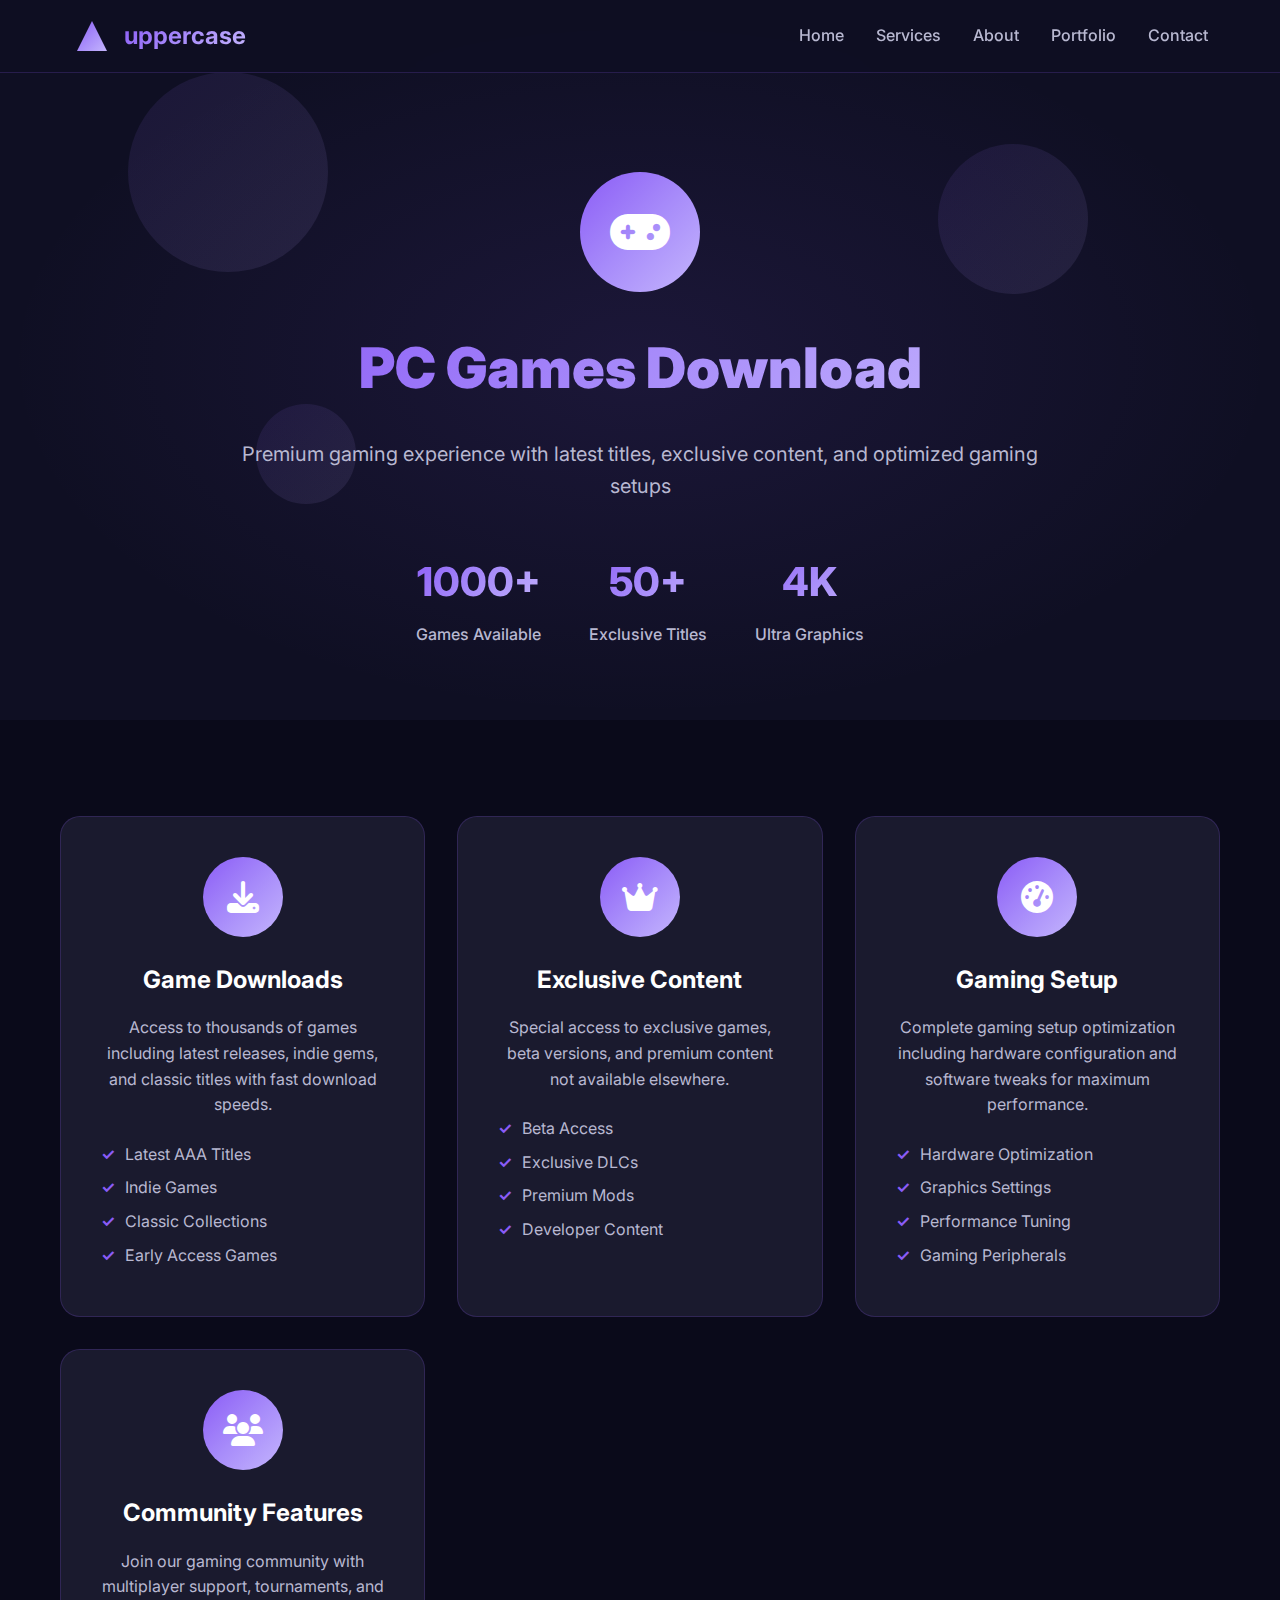
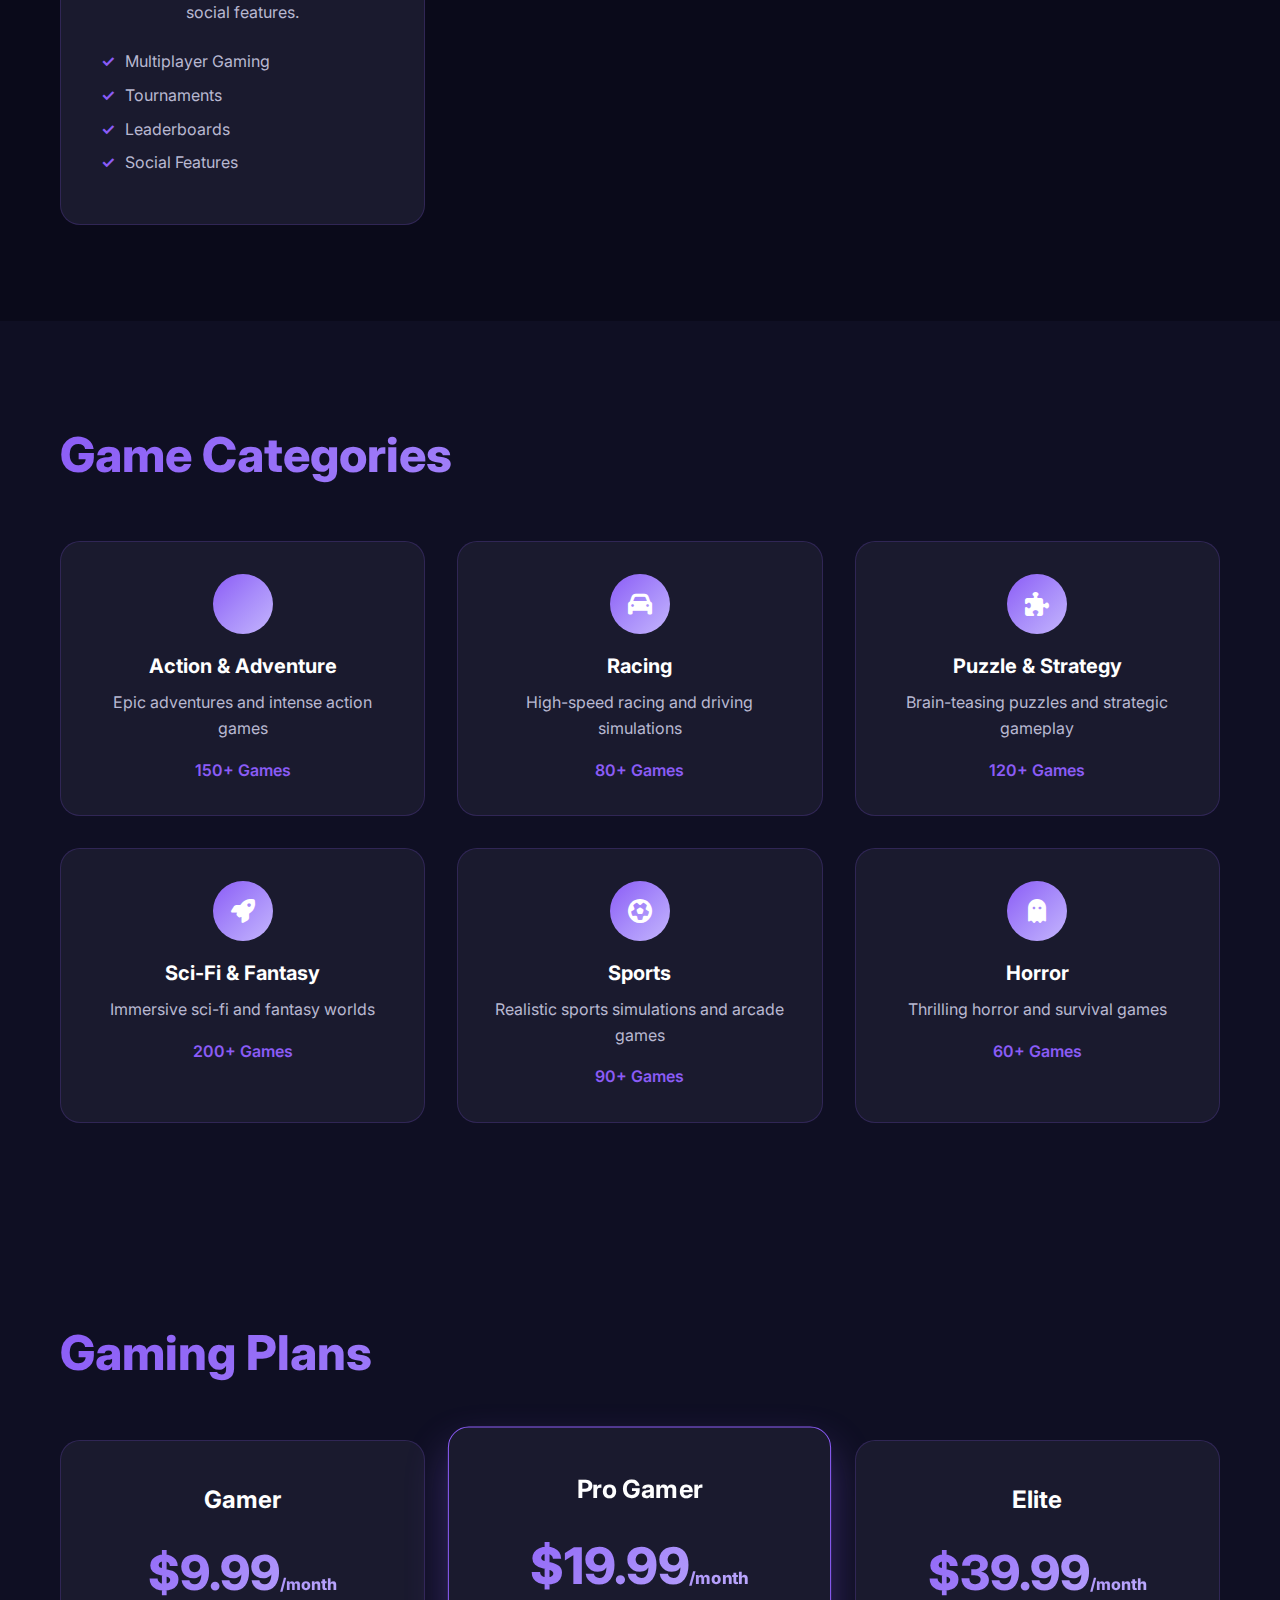
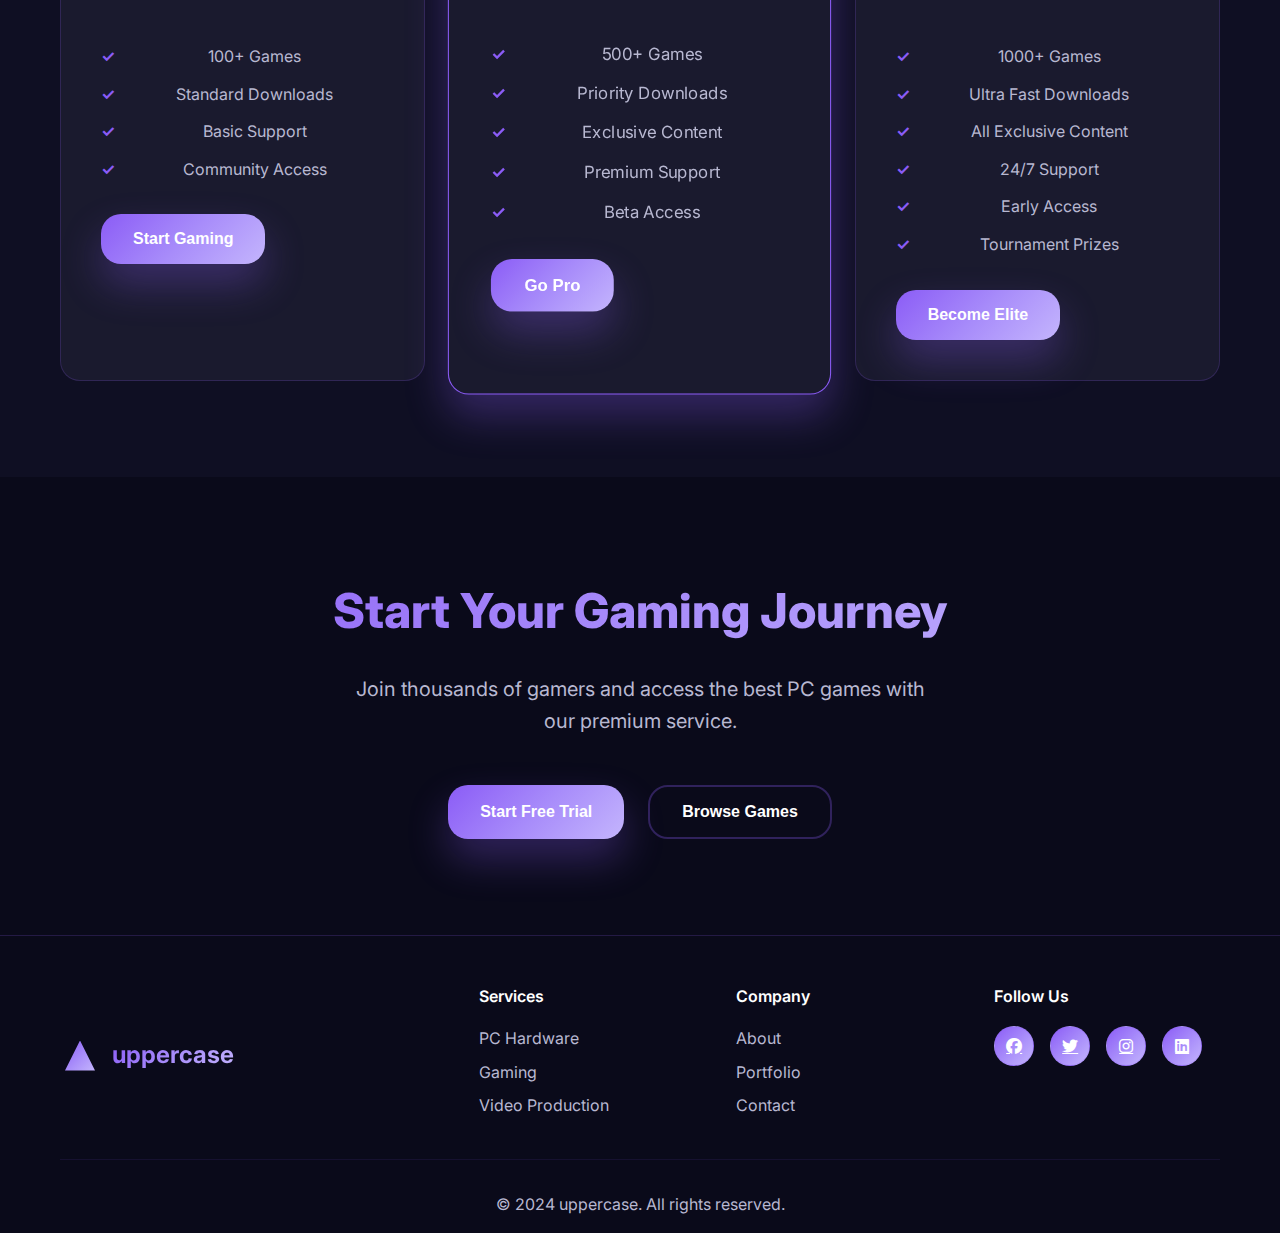
<file: gaming.html>
<!DOCTYPE html>
<html lang="en">
<head>
    <meta charset="UTF-8">
    <meta name="viewport" content="width=device-width, initial-scale=1.0">
    <title>PC Games Download - uppercase</title>
    <link rel="stylesheet" href="styles.css">
    <link href="https://fonts.googleapis.com/css2?family=Inter:wght@300;400;500;600;700;800;900&display=swap" rel="stylesheet">
    <link rel="stylesheet" href="https://cdnjs.cloudflare.com/ajax/libs/font-awesome/6.4.0/css/all.min.css">
</head>
<body>
    <!-- Navigation -->
    <nav class="navbar">
        <div class="nav-container">
            <div class="nav-logo">
                <div class="logo-icon">
                    <div class="logo-arrow"></div>
                </div>
                <span class="logo-text">uppercase</span>
            </div>
            <ul class="nav-menu">
                <li><a href="index.html" class="nav-link">Home</a></li>
                <li><a href="index.html#services" class="nav-link">Services</a></li>
                <li><a href="index.html#about" class="nav-link">About</a></li>
                <li><a href="index.html#portfolio" class="nav-link">Portfolio</a></li>
                <li><a href="index.html#contact" class="nav-link">Contact</a></li>
            </ul>
            <div class="hamburger">
                <span class="bar"></span>
                <span class="bar"></span>
                <span class="bar"></span>
            </div>
        </div>
    </nav>

    <!-- Hero Section -->
    <section class="service-hero">
        <div class="service-hero-bg">
            <div class="floating-elements">
                <div class="floating-shape shape-1"></div>
                <div class="floating-shape shape-2"></div>
                <div class="floating-shape shape-3"></div>
            </div>
        </div>
        <div class="container">
            <div class="service-hero-content">
                <div class="service-icon-large">
                    <i class="fas fa-gamepad"></i>
                </div>
                <h1 class="service-title">PC Games Download</h1>
                <p class="service-subtitle">Premium gaming experience with latest titles, exclusive content, and optimized gaming setups</p>
                <div class="service-stats">
                    <div class="stat">
                        <h3>1000+</h3>
                        <p>Games Available</p>
                    </div>
                    <div class="stat">
                        <h3>50+</h3>
                        <p>Exclusive Titles</p>
                    </div>
                    <div class="stat">
                        <h3>4K</h3>
                        <p>Ultra Graphics</p>
                    </div>
                </div>
            </div>
        </div>
    </section>

    <!-- Services Details -->
    <section class="service-details">
        <div class="container">
            <div class="service-grid">
                <div class="service-feature">
                    <div class="feature-icon">
                        <i class="fas fa-download"></i>
                    </div>
                    <h3>Game Downloads</h3>
                    <p>Access to thousands of games including latest releases, indie gems, and classic titles with fast download speeds.</p>
                    <ul class="feature-list">
                        <li>Latest AAA Titles</li>
                        <li>Indie Games</li>
                        <li>Classic Collections</li>
                        <li>Early Access Games</li>
                    </ul>
                </div>

                <div class="service-feature">
                    <div class="feature-icon">
                        <i class="fas fa-crown"></i>
                    </div>
                    <h3>Exclusive Content</h3>
                    <p>Special access to exclusive games, beta versions, and premium content not available elsewhere.</p>
                    <ul class="feature-list">
                        <li>Beta Access</li>
                        <li>Exclusive DLCs</li>
                        <li>Premium Mods</li>
                        <li>Developer Content</li>
                    </ul>
                </div>

                <div class="service-feature">
                    <div class="feature-icon">
                        <i class="fas fa-tachometer-alt"></i>
                    </div>
                    <h3>Gaming Setup</h3>
                    <p>Complete gaming setup optimization including hardware configuration and software tweaks for maximum performance.</p>
                    <ul class="feature-list">
                        <li>Hardware Optimization</li>
                        <li>Graphics Settings</li>
                        <li>Performance Tuning</li>
                        <li>Gaming Peripherals</li>
                    </ul>
                </div>

                <div class="service-feature">
                    <div class="feature-icon">
                        <i class="fas fa-users"></i>
                    </div>
                    <h3>Community Features</h3>
                    <p>Join our gaming community with multiplayer support, tournaments, and social features.</p>
                    <ul class="feature-list">
                        <li>Multiplayer Gaming</li>
                        <li>Tournaments</li>
                        <li>Leaderboards</li>
                        <li>Social Features</li>
                    </ul>
                </div>
            </div>
        </div>
    </section>

    <!-- Game Categories -->
    <section class="game-categories">
        <div class="container">
            <h2 class="section-title">Game Categories</h2>
            <div class="categories-grid">
                <div class="category-card">
                    <div class="category-icon">
                        <i class="fas fa-sword"></i>
                    </div>
                    <h3>Action & Adventure</h3>
                    <p>Epic adventures and intense action games</p>
                    <div class="game-count">150+ Games</div>
                </div>

                <div class="category-card">
                    <div class="category-icon">
                        <i class="fas fa-car"></i>
                    </div>
                    <h3>Racing</h3>
                    <p>High-speed racing and driving simulations</p>
                    <div class="game-count">80+ Games</div>
                </div>

                <div class="category-card">
                    <div class="category-icon">
                        <i class="fas fa-puzzle-piece"></i>
                    </div>
                    <h3>Puzzle & Strategy</h3>
                    <p>Brain-teasing puzzles and strategic gameplay</p>
                    <div class="game-count">120+ Games</div>
                </div>

                <div class="category-card">
                    <div class="category-icon">
                        <i class="fas fa-rocket"></i>
                    </div>
                    <h3>Sci-Fi & Fantasy</h3>
                    <p>Immersive sci-fi and fantasy worlds</p>
                    <div class="game-count">200+ Games</div>
                </div>

                <div class="category-card">
                    <div class="category-icon">
                        <i class="fas fa-futbol"></i>
                    </div>
                    <h3>Sports</h3>
                    <p>Realistic sports simulations and arcade games</p>
                    <div class="game-count">90+ Games</div>
                </div>

                <div class="category-card">
                    <div class="category-icon">
                        <i class="fas fa-ghost"></i>
                    </div>
                    <h3>Horror</h3>
                    <p>Thrilling horror and survival games</p>
                    <div class="game-count">60+ Games</div>
                </div>
            </div>
        </div>
    </section>

    <!-- Pricing Section -->
    <section class="pricing-section">
        <div class="container">
            <h2 class="section-title">Gaming Plans</h2>
            <div class="pricing-grid">
                <div class="pricing-card">
                    <h3>Gamer</h3>
                    <div class="price">$9.99<span>/month</span></div>
                    <ul class="pricing-features">
                        <li>100+ Games</li>
                        <li>Standard Downloads</li>
                        <li>Basic Support</li>
                        <li>Community Access</li>
                    </ul>
                    <button class="btn-primary">Start Gaming</button>
                </div>

                <div class="pricing-card featured">
                    <h3>Pro Gamer</h3>
                    <div class="price">$19.99<span>/month</span></div>
                    <ul class="pricing-features">
                        <li>500+ Games</li>
                        <li>Priority Downloads</li>
                        <li>Exclusive Content</li>
                        <li>Premium Support</li>
                        <li>Beta Access</li>
                    </ul>
                    <button class="btn-primary">Go Pro</button>
                </div>

                <div class="pricing-card">
                    <h3>Elite</h3>
                    <div class="price">$39.99<span>/month</span></div>
                    <ul class="pricing-features">
                        <li>1000+ Games</li>
                        <li>Ultra Fast Downloads</li>
                        <li>All Exclusive Content</li>
                        <li>24/7 Support</li>
                        <li>Early Access</li>
                        <li>Tournament Prizes</li>
                    </ul>
                    <button class="btn-primary">Become Elite</button>
                </div>
            </div>
        </div>
    </section>

    <!-- CTA Section -->
    <section class="cta-section">
        <div class="container">
            <div class="cta-content">
                <h2>Start Your Gaming Journey</h2>
                <p>Join thousands of gamers and access the best PC games with our premium service.</p>
                <div class="cta-buttons">
                    <button class="btn-primary">Start Free Trial</button>
                    <button class="btn-secondary">Browse Games</button>
                </div>
            </div>
        </div>
    </section>

    <!-- Footer -->
    <footer class="footer">
        <div class="container">
            <div class="footer-content">
                <div class="footer-logo">
                    <div class="logo-icon">
                        <div class="logo-arrow"></div>
                    </div>
                    <span class="logo-text">uppercase</span>
                </div>
                <div class="footer-links">
                    <div class="footer-column">
                        <h4>Services</h4>
                        <ul>
                            <li><a href="pc-hardware.html">PC Hardware</a></li>
                            <li><a href="gaming.html">Gaming</a></li>
                            <li><a href="video-production.html">Video Production</a></li>
                        </ul>
                    </div>
                    <div class="footer-column">
                        <h4>Company</h4>
                        <ul>
                            <li><a href="index.html#about">About</a></li>
                            <li><a href="index.html#portfolio">Portfolio</a></li>
                            <li><a href="index.html#contact">Contact</a></li>
                        </ul>
                    </div>
                    <div class="footer-column">
                        <h4>Follow Us</h4>
                        <div class="social-links">
                            <a href="#"><i class="fab fa-facebook"></i></a>
                            <a href="#"><i class="fab fa-twitter"></i></a>
                            <a href="#"><i class="fab fa-instagram"></i></a>
                            <a href="#"><i class="fab fa-linkedin"></i></a>
                        </div>
                    </div>
                </div>
            </div>
            <div class="footer-bottom">
                <p>&copy; 2024 uppercase. All rights reserved.</p>
            </div>
        </div>
    </footer>

    <script src="script.js"></script>
</body>
</html>
</file>
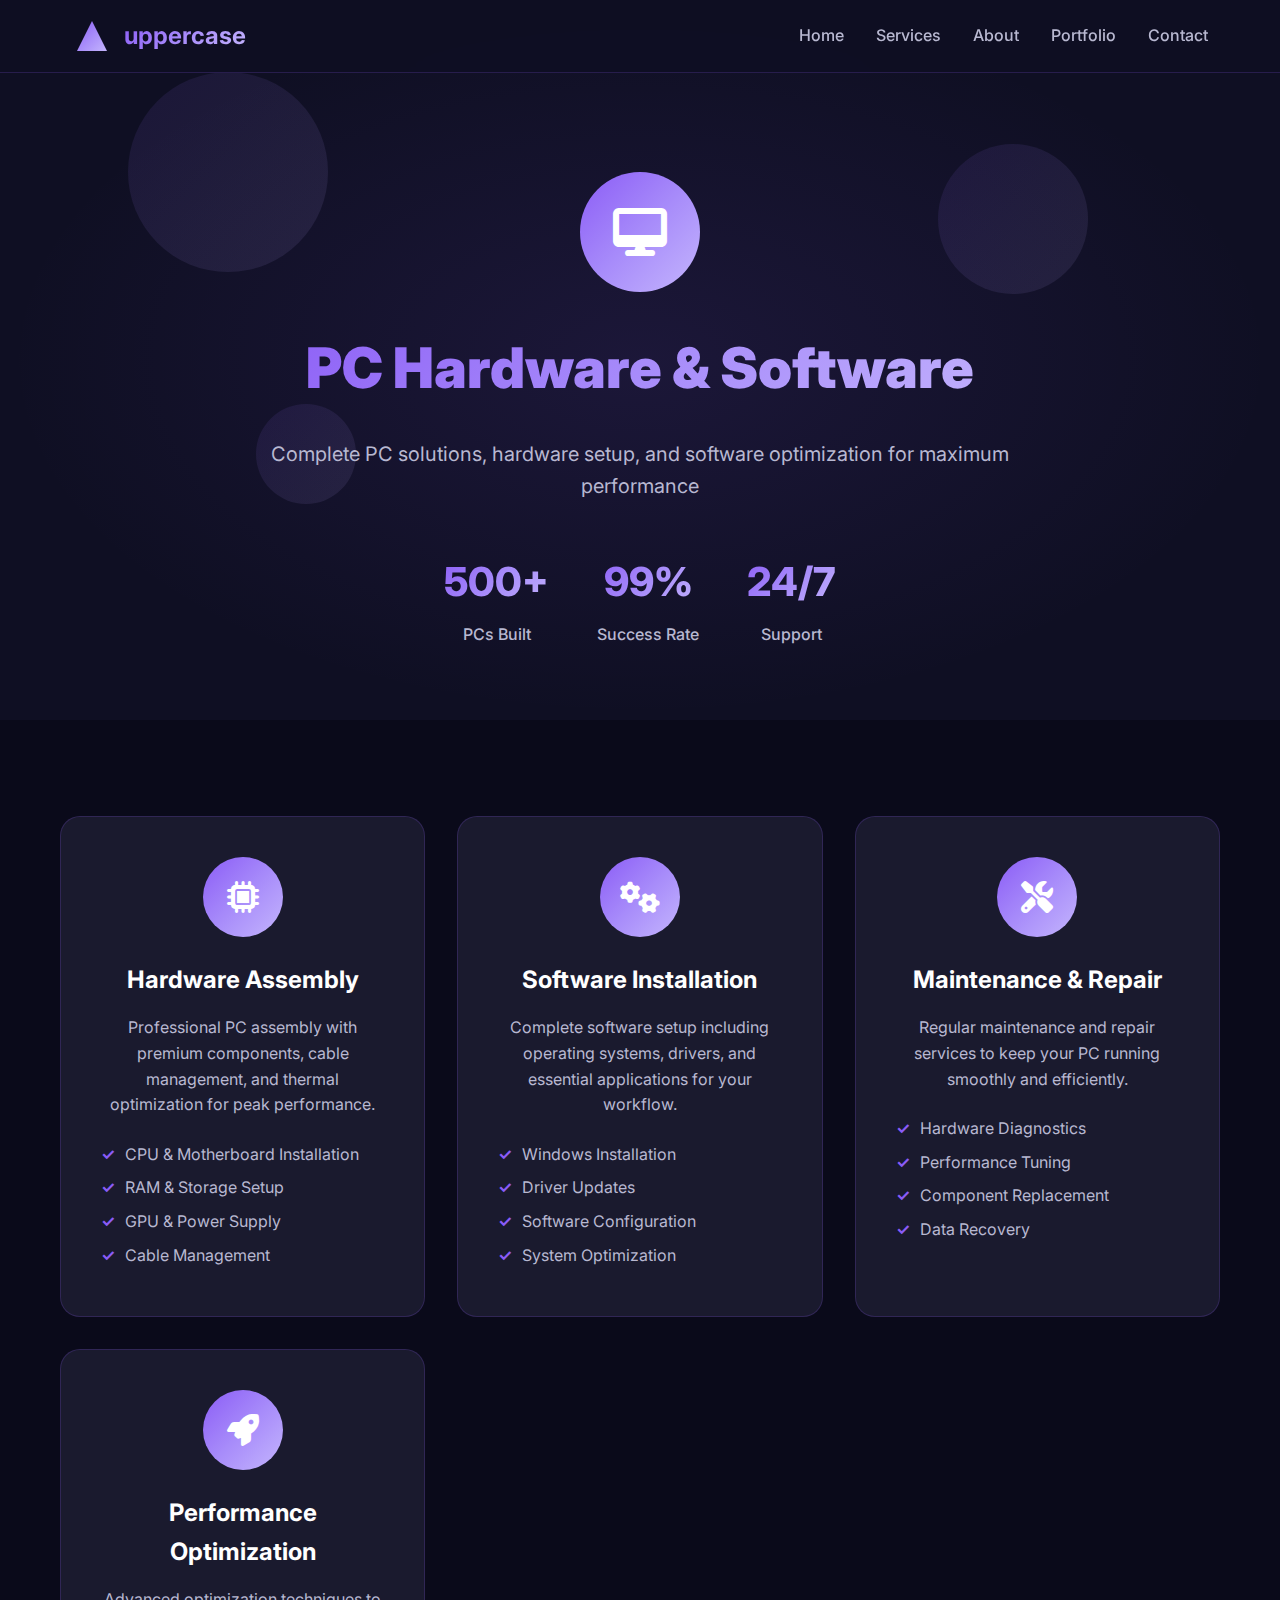
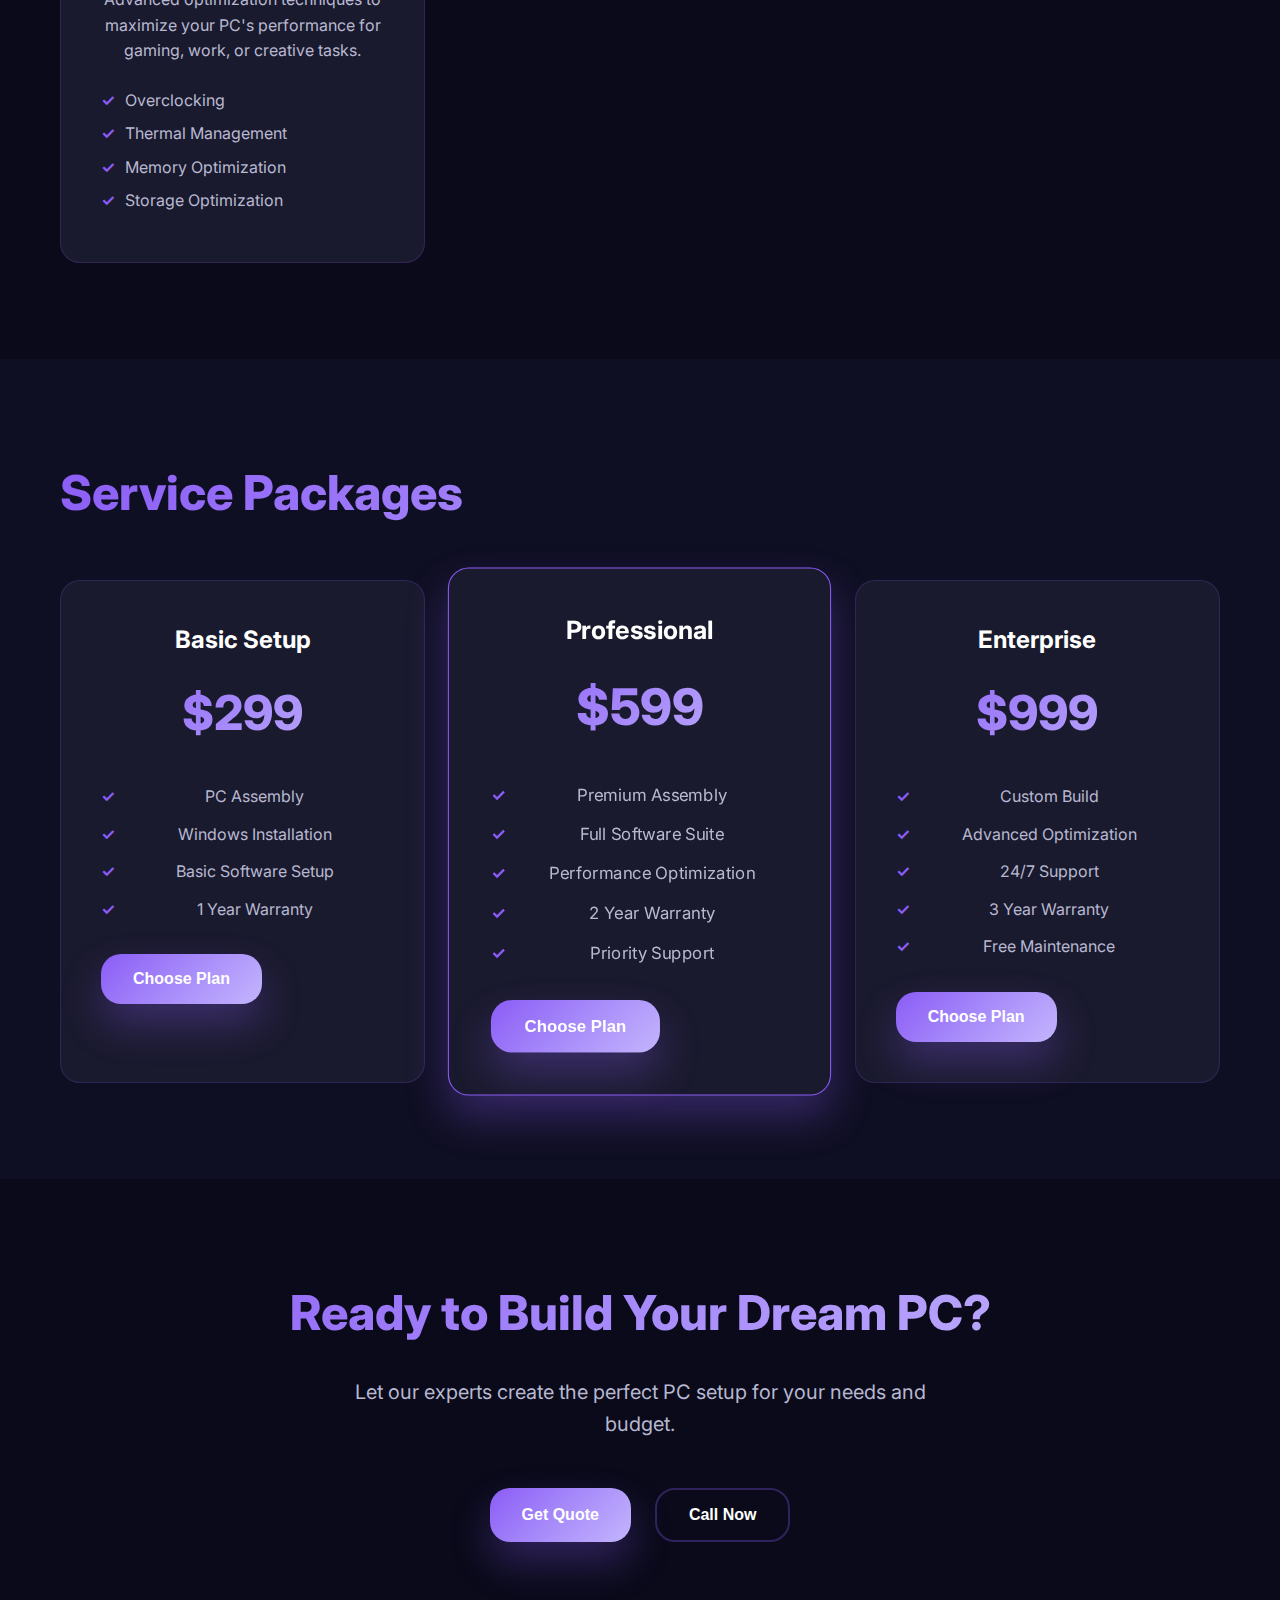
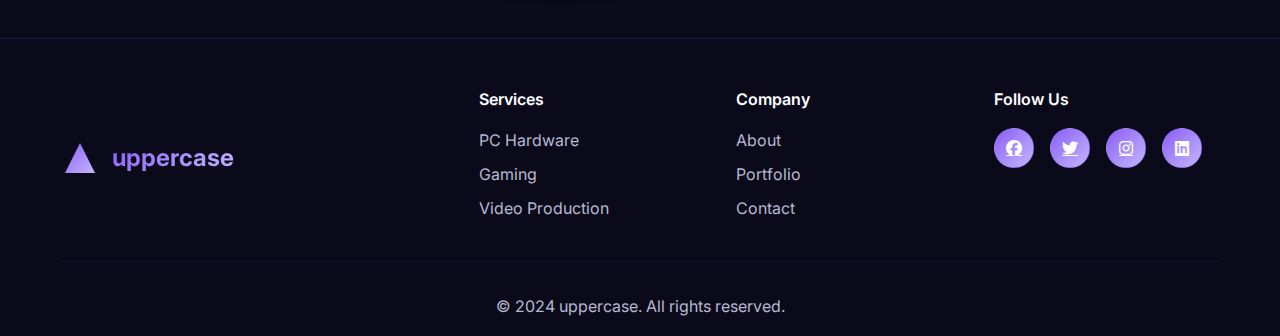
<file: pc-hardware.html>
<!DOCTYPE html>
<html lang="en">
<head>
    <meta charset="UTF-8">
    <meta name="viewport" content="width=device-width, initial-scale=1.0">
    <title>PC Hardware & Software - uppercase</title>
    <link rel="icon" type="image/png" href="White-Logo JiySync-4.png">
    <link rel="stylesheet" href="styles.css">
    <link href="https://fonts.googleapis.com/css2?family=Inter:wght@300;400;500;600;700;800;900&display=swap" rel="stylesheet">
    <link rel="stylesheet" href="https://cdnjs.cloudflare.com/ajax/libs/font-awesome/6.4.0/css/all.min.css">
</head>
<body>
    <!-- Navigation -->
    <nav class="navbar">
        <div class="nav-container">
            <a href="index.html" class="nav-logo">
                <div class="logo-icon">
                    <div class="logo-arrow"></div>
                </div>
                <span class="logo-text">uppercase</span>
            </a>
            <ul class="nav-menu">
                <li><a href="index.html" class="nav-link">Home</a></li>
                <li><a href="index.html#services" class="nav-link">Services</a></li>
                <li><a href="index.html#about" class="nav-link">About</a></li>
                <li><a href="index.html#portfolio" class="nav-link">Portfolio</a></li>
                <li><a href="index.html#contact" class="nav-link">Contact</a></li>
            </ul>
            <div class="hamburger">
                <span class="bar"></span>
                <span class="bar"></span>
                <span class="bar"></span>
            </div>
        </div>
    </nav>

    <!-- Hero Section -->
    <section class="service-hero">
        <div class="service-hero-bg">
            <div class="floating-elements">
                <div class="floating-shape shape-1"></div>
                <div class="floating-shape shape-2"></div>
                <div class="floating-shape shape-3"></div>
            </div>
        </div>
        <div class="container">
            <div class="service-hero-content">
                <div class="service-icon-large">
                    <i class="fas fa-desktop"></i>
                </div>
                <h1 class="service-title">PC Hardware & Software</h1>
                <p class="service-subtitle">Complete PC solutions, hardware setup, and software optimization for maximum performance</p>
                <div class="service-stats">
                    <div class="stat">
                        <h3>500+</h3>
                        <p>PCs Built</p>
                    </div>
                    <div class="stat">
                        <h3>99%</h3>
                        <p>Success Rate</p>
                    </div>
                    <div class="stat">
                        <h3>24/7</h3>
                        <p>Support</p>
                    </div>
                </div>
            </div>
        </div>
    </section>

    <!-- Services Details -->
    <section class="service-details">
        <div class="container">
            <div class="service-grid">
                <div class="service-feature">
                    <div class="feature-icon">
                        <i class="fas fa-microchip"></i>
                    </div>
                    <h3>Hardware Assembly</h3>
                    <p>Professional PC assembly with premium components, cable management, and thermal optimization for peak performance.</p>
                    <ul class="feature-list">
                        <li>CPU & Motherboard Installation</li>
                        <li>RAM & Storage Setup</li>
                        <li>GPU & Power Supply</li>
                        <li>Cable Management</li>
                    </ul>
                </div>

                <div class="service-feature">
                    <div class="feature-icon">
                        <i class="fas fa-cogs"></i>
                    </div>
                    <h3>Software Installation</h3>
                    <p>Complete software setup including operating systems, drivers, and essential applications for your workflow.</p>
                    <ul class="feature-list">
                        <li>Windows Installation</li>
                        <li>Driver Updates</li>
                        <li>Software Configuration</li>
                        <li>System Optimization</li>
                    </ul>
                </div>

                <div class="service-feature">
                    <div class="feature-icon">
                        <i class="fas fa-tools"></i>
                    </div>
                    <h3>Maintenance & Repair</h3>
                    <p>Regular maintenance and repair services to keep your PC running smoothly and efficiently.</p>
                    <ul class="feature-list">
                        <li>Hardware Diagnostics</li>
                        <li>Performance Tuning</li>
                        <li>Component Replacement</li>
                        <li>Data Recovery</li>
                    </ul>
                </div>

                <div class="service-feature">
                    <div class="feature-icon">
                        <i class="fas fa-rocket"></i>
                    </div>
                    <h3>Performance Optimization</h3>
                    <p>Advanced optimization techniques to maximize your PC's performance for gaming, work, or creative tasks.</p>
                    <ul class="feature-list">
                        <li>Overclocking</li>
                        <li>Thermal Management</li>
                        <li>Memory Optimization</li>
                        <li>Storage Optimization</li>
                    </ul>
                </div>
            </div>
        </div>
    </section>

    <!-- Pricing Section -->
    <section class="pricing-section">
        <div class="container">
            <h2 class="section-title">Service Packages</h2>
            <div class="pricing-grid">
                <div class="pricing-card">
                    <h3>Basic Setup</h3>
                    <div class="price">$299</div>
                    <ul class="pricing-features">
                        <li>PC Assembly</li>
                        <li>Windows Installation</li>
                        <li>Basic Software Setup</li>
                        <li>1 Year Warranty</li>
                    </ul>
                    <button class="btn-primary">Choose Plan</button>
                </div>

                <div class="pricing-card featured">
                    <h3>Professional</h3>
                    <div class="price">$599</div>
                    <ul class="pricing-features">
                        <li>Premium Assembly</li>
                        <li>Full Software Suite</li>
                        <li>Performance Optimization</li>
                        <li>2 Year Warranty</li>
                        <li>Priority Support</li>
                    </ul>
                    <button class="btn-primary">Choose Plan</button>
                </div>

                <div class="pricing-card">
                    <h3>Enterprise</h3>
                    <div class="price">$999</div>
                    <ul class="pricing-features">
                        <li>Custom Build</li>
                        <li>Advanced Optimization</li>
                        <li>24/7 Support</li>
                        <li>3 Year Warranty</li>
                        <li>Free Maintenance</li>
                    </ul>
                    <button class="btn-primary">Choose Plan</button>
                </div>
            </div>
        </div>
    </section>

    <!-- CTA Section -->
    <section class="cta-section">
        <div class="container">
            <div class="cta-content">
                <h2>Ready to Build Your Dream PC?</h2>
                <p>Let our experts create the perfect PC setup for your needs and budget.</p>
                <div class="cta-buttons">
                    <button class="btn-primary">Get Quote</button>
                    <button class="btn-secondary">Call Now</button>
                </div>
            </div>
        </div>
    </section>

    <!-- Footer -->
    <footer class="footer">
        <div class="container">
            <div class="footer-content">
                <div class="footer-logo">
                    <div class="logo-icon">
                        <div class="logo-arrow"></div>
                    </div>
                    <span class="logo-text">uppercase</span>
                </div>
                <div class="footer-links">
                    <div class="footer-column">
                        <h4>Services</h4>
                        <ul>
                            <li><a href="pc-hardware.html">PC Hardware</a></li>
                            <li><a href="gaming.html">Gaming</a></li>
                            <li><a href="video-production.html">Video Production</a></li>
                        </ul>
                    </div>
                    <div class="footer-column">
                        <h4>Company</h4>
                        <ul>
                            <li><a href="index.html#about">About</a></li>
                            <li><a href="index.html#portfolio">Portfolio</a></li>
                            <li><a href="index.html#contact">Contact</a></li>
                        </ul>
                    </div>
                    <div class="footer-column">
                        <h4>Follow Us</h4>
                        <div class="social-links">
                            <a href="#"><i class="fab fa-facebook"></i></a>
                            <a href="#"><i class="fab fa-twitter"></i></a>
                            <a href="#"><i class="fab fa-instagram"></i></a>
                            <a href="#"><i class="fab fa-linkedin"></i></a>
                        </div>
                    </div>
                </div>
            </div>
            <div class="footer-bottom">
                <p>&copy; 2024 uppercase. All rights reserved.</p>
            </div>
        </div>
    </footer>

    <script src="script.js"></script>
</body>
</html>
</file>
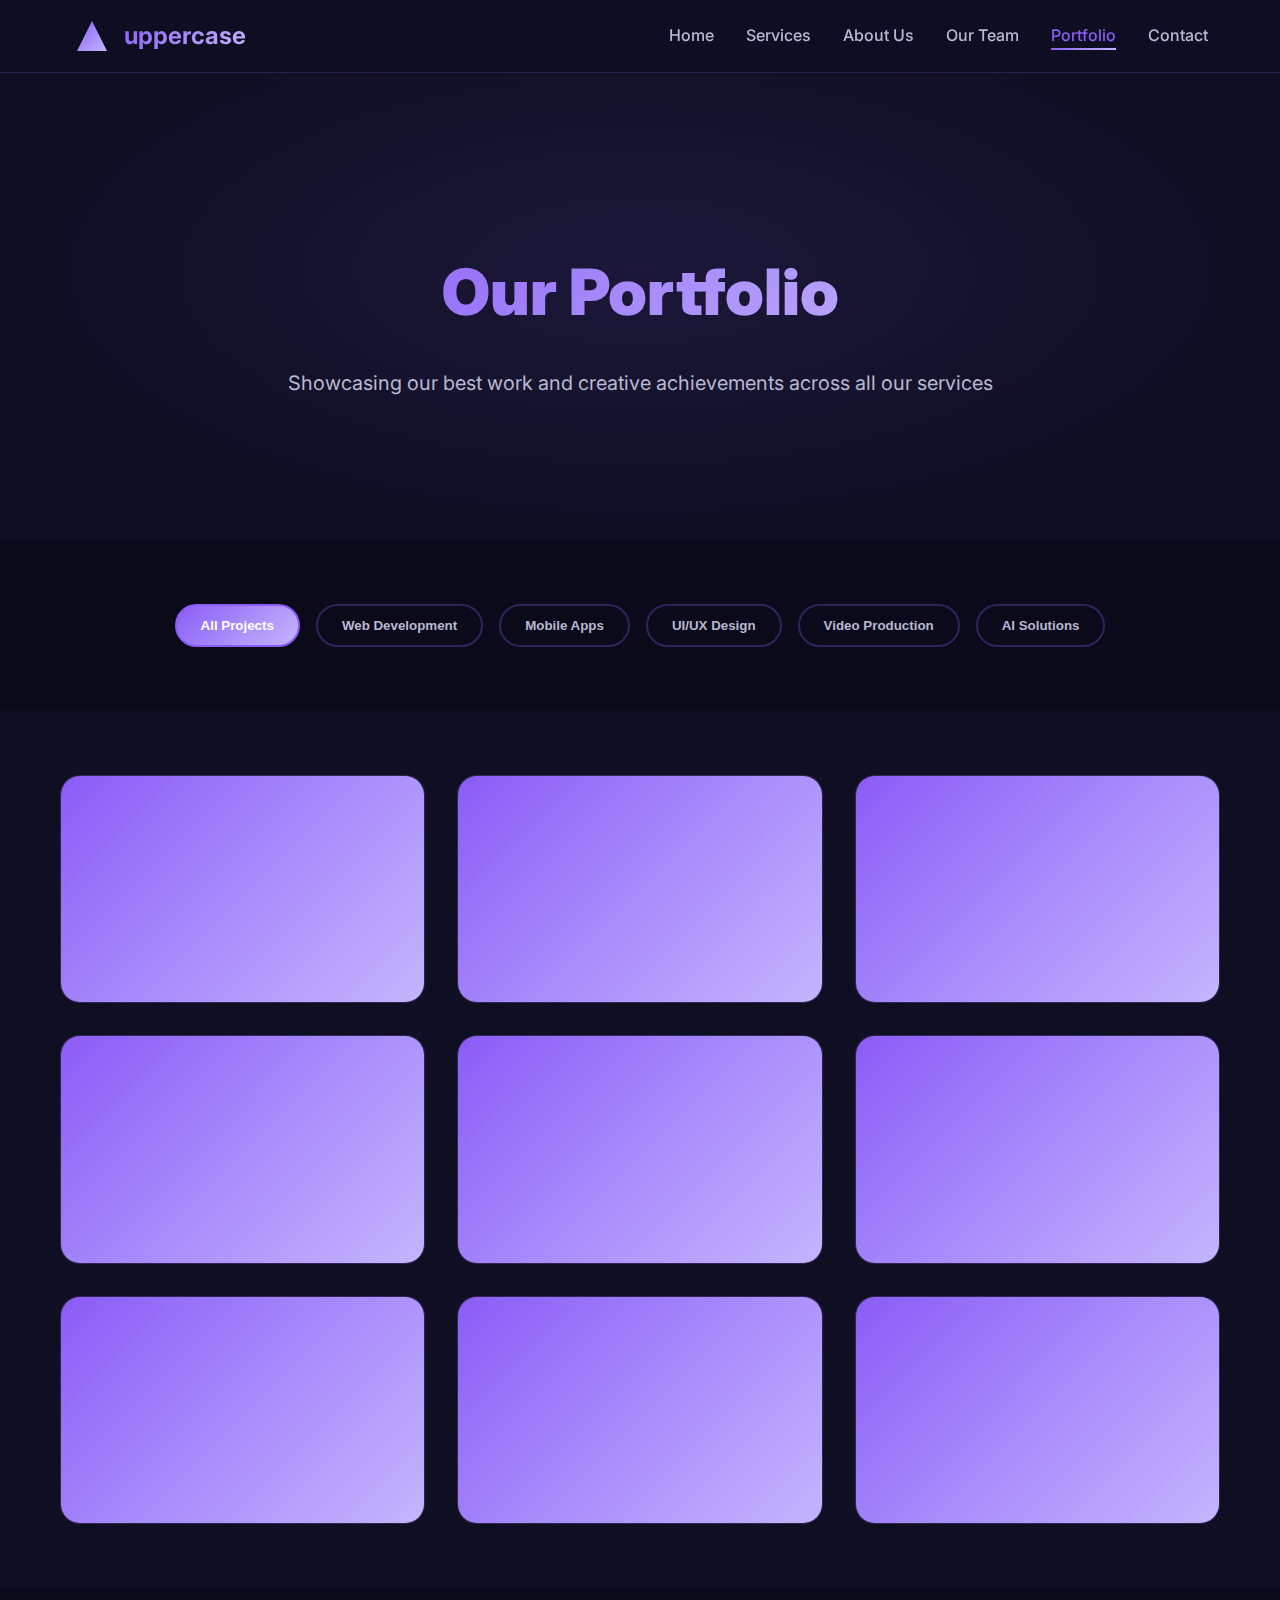
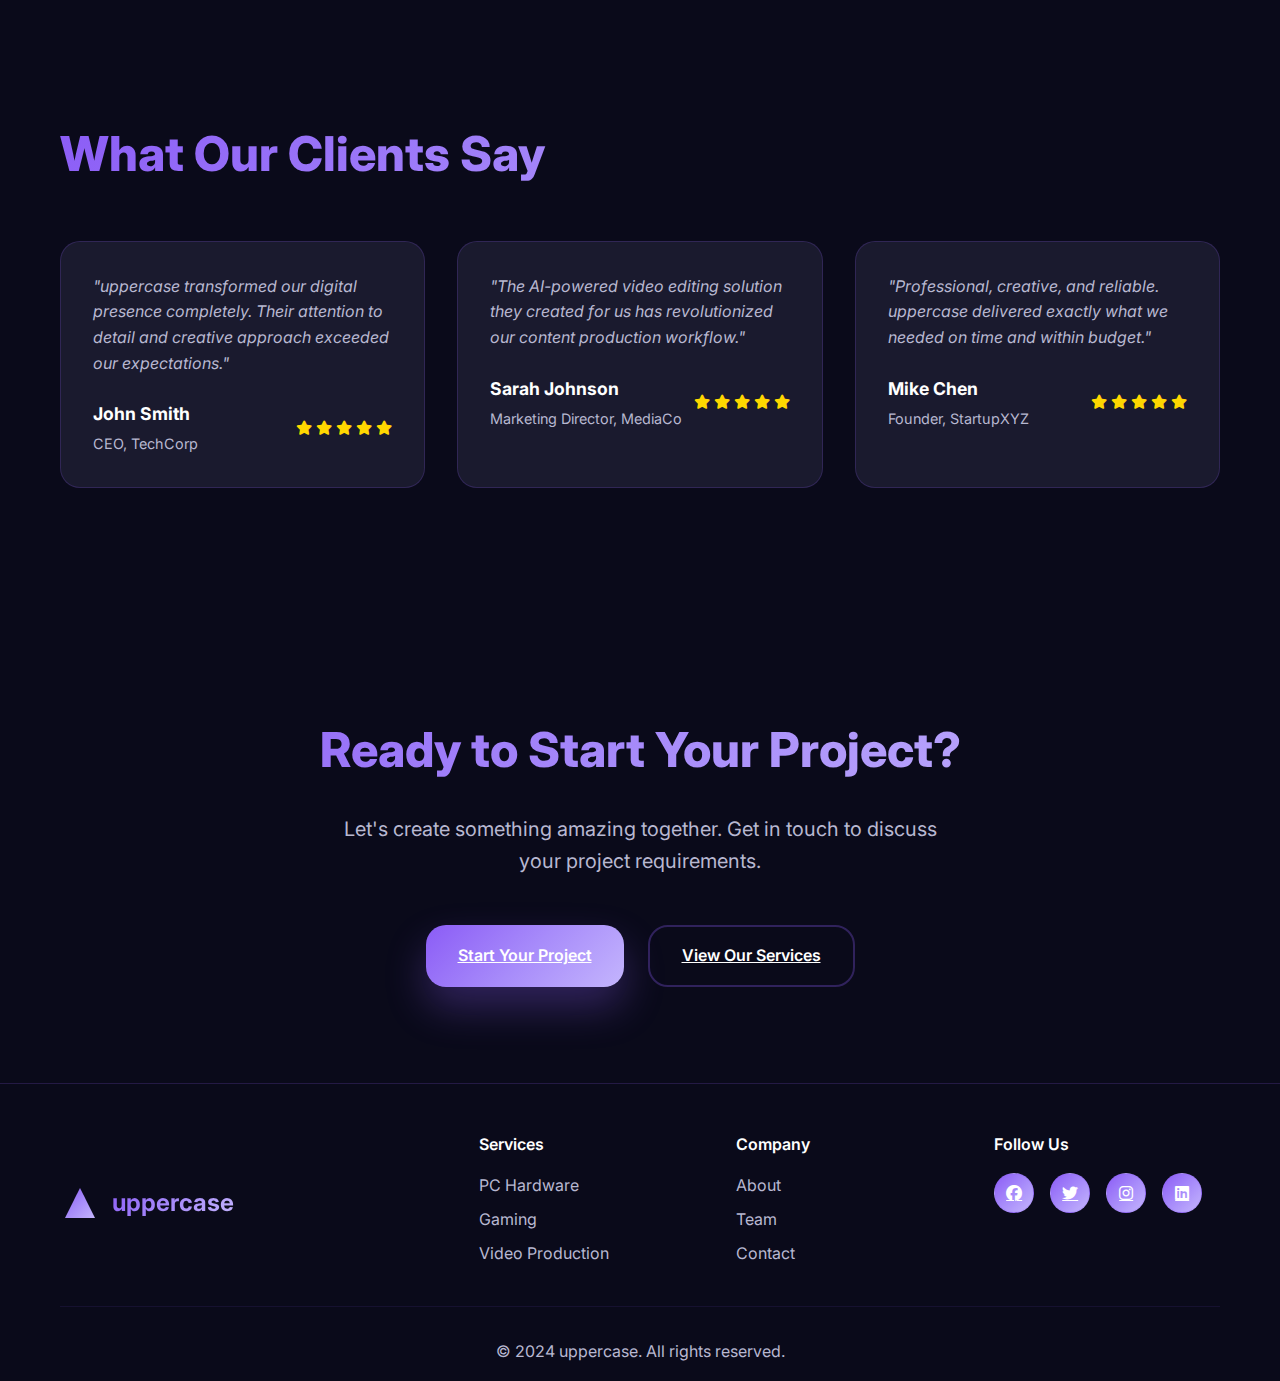
<file: portfolio.html>
<!DOCTYPE html>
<html lang="en">
<head>
    <meta charset="UTF-8">
    <meta name="viewport" content="width=device-width, initial-scale=1.0">
    <title>Portfolio - uppercase</title>
    <link rel="stylesheet" href="styles.css">
    <link href="https://fonts.googleapis.com/css2?family=Inter:wght@300;400;500;600;700;800;900&display=swap" rel="stylesheet">
    <link rel="stylesheet" href="https://cdnjs.cloudflare.com/ajax/libs/font-awesome/6.4.0/css/all.min.css">
</head>
<body>
    <!-- Navigation -->
    <nav class="navbar">
        <div class="nav-container">
            <div class="nav-logo">
                <div class="logo-icon">
                    <div class="logo-arrow"></div>
                </div>
                <span class="logo-text">uppercase</span>
            </div>
            <ul class="nav-menu">
                <li><a href="index.html" class="nav-link">Home</a></li>
                <li><a href="services.html" class="nav-link">Services</a></li>
                <li><a href="about.html" class="nav-link">About Us</a></li>
                <li><a href="team.html" class="nav-link">Our Team</a></li>
                <li><a href="portfolio.html" class="nav-link active">Portfolio</a></li>
                <li><a href="contact.html" class="nav-link">Contact</a></li>
            </ul>
            <div class="hamburger">
                <span class="bar"></span>
                <span class="bar"></span>
                <span class="bar"></span>
            </div>
        </div>
    </nav>

    <!-- Hero Section -->
    <section class="page-hero">
        <div class="container">
            <div class="page-hero-content">
                <h1 class="page-title">Our Portfolio</h1>
                <p class="page-subtitle">Showcasing our best work and creative achievements across all our services</p>
            </div>
        </div>
    </section>

    <!-- Portfolio Filter -->
    <section class="portfolio-filter">
        <div class="container">
            <div class="filter-buttons">
                <button class="filter-btn active" data-filter="all">All Projects</button>
                <button class="filter-btn" data-filter="web">Web Development</button>
                <button class="filter-btn" data-filter="mobile">Mobile Apps</button>
                <button class="filter-btn" data-filter="design">UI/UX Design</button>
                <button class="filter-btn" data-filter="video">Video Production</button>
                <button class="filter-btn" data-filter="ai">AI Solutions</button>
            </div>
        </div>
    </section>

    <!-- Portfolio Grid -->
    <section class="portfolio-main">
        <div class="container">
            <div class="portfolio-grid">
                <div class="portfolio-item" data-category="web">
                    <div class="portfolio-image">
                        <div class="portfolio-overlay">
                            <h3>E-commerce Platform</h3>
                            <p>Full-stack e-commerce solution with advanced features</p>
                            <div class="portfolio-tech">
                                <span>React</span>
                                <span>Node.js</span>
                                <span>MongoDB</span>
                            </div>
                            <div class="portfolio-actions">
                                <button class="portfolio-btn">View Project</button>
                                <button class="portfolio-btn secondary">Live Demo</button>
                            </div>
                        </div>
                    </div>
                </div>

                <div class="portfolio-item" data-category="ai">
                    <div class="portfolio-image">
                        <div class="portfolio-overlay">
                            <h3>AI Video Editor</h3>
                            <p>Machine learning-powered video editing platform</p>
                            <div class="portfolio-tech">
                                <span>Python</span>
                                <span>TensorFlow</span>
                                <span>OpenCV</span>
                            </div>
                            <div class="portfolio-actions">
                                <button class="portfolio-btn">View Project</button>
                                <button class="portfolio-btn secondary">Live Demo</button>
                            </div>
                        </div>
                    </div>
                </div>

                <div class="portfolio-item" data-category="mobile">
                    <div class="portfolio-image">
                        <div class="portfolio-overlay">
                            <h3>Fitness Tracking App</h3>
                            <p>Cross-platform mobile app for fitness enthusiasts</p>
                            <div class="portfolio-tech">
                                <span>React Native</span>
                                <span>Firebase</span>
                                <span>Redux</span>
                            </div>
                            <div class="portfolio-actions">
                                <button class="portfolio-btn">View Project</button>
                                <button class="portfolio-btn secondary">Live Demo</button>
                            </div>
                        </div>
                    </div>
                </div>

                <div class="portfolio-item" data-category="design">
                    <div class="portfolio-image">
                        <div class="portfolio-overlay">
                            <h3>Brand Identity Design</h3>
                            <p>Complete brand identity for tech startup</p>
                            <div class="portfolio-tech">
                                <span>Figma</span>
                                <span>Illustrator</span>
                                <span>Photoshop</span>
                            </div>
                            <div class="portfolio-actions">
                                <button class="portfolio-btn">View Project</button>
                                <button class="portfolio-btn secondary">Case Study</button>
                            </div>
                        </div>
                    </div>
                </div>

                <div class="portfolio-item" data-category="video">
                    <div class="portfolio-image">
                        <div class="portfolio-overlay">
                            <h3>Product Launch Video</h3>
                            <p>Cinematic product launch video with motion graphics</p>
                            <div class="portfolio-tech">
                                <span>After Effects</span>
                                <span>Premiere Pro</span>
                                <span>Cinema 4D</span>
                            </div>
                            <div class="portfolio-actions">
                                <button class="portfolio-btn">View Project</button>
                                <button class="portfolio-btn secondary">Watch Video</button>
                            </div>
                        </div>
                    </div>
                </div>

                <div class="portfolio-item" data-category="web">
                    <div class="portfolio-image">
                        <div class="portfolio-overlay">
                            <h3>Corporate Website</h3>
                            <p>Modern corporate website with CMS integration</p>
                            <div class="portfolio-tech">
                                <span>Next.js</span>
                                <span>Strapi</span>
                                <span>Tailwind CSS</span>
                            </div>
                            <div class="portfolio-actions">
                                <button class="portfolio-btn">View Project</button>
                                <button class="portfolio-btn secondary">Live Demo</button>
                            </div>
                        </div>
                    </div>
                </div>

                <div class="portfolio-item" data-category="ai">
                    <div class="portfolio-image">
                        <div class="portfolio-overlay">
                            <h3>Chatbot Solution</h3>
                            <p>AI-powered customer service chatbot</p>
                            <div class="portfolio-tech">
                                <span>Python</span>
                                <span>NLP</span>
                                <span>Dialogflow</span>
                            </div>
                            <div class="portfolio-actions">
                                <button class="portfolio-btn">View Project</button>
                                <button class="portfolio-btn secondary">Live Demo</button>
                            </div>
                        </div>
                    </div>
                </div>

                <div class="portfolio-item" data-category="design">
                    <div class="portfolio-image">
                        <div class="portfolio-overlay">
                            <h3>Mobile App UI Design</h3>
                            <p>Complete UI/UX design for mobile application</p>
                            <div class="portfolio-tech">
                                <span>Figma</span>
                                <span>Principle</span>
                                <span>Sketch</span>
                            </div>
                            <div class="portfolio-actions">
                                <button class="portfolio-btn">View Project</button>
                                <button class="portfolio-btn secondary">Case Study</button>
                            </div>
                        </div>
                    </div>
                </div>

                <div class="portfolio-item" data-category="video">
                    <div class="portfolio-image">
                        <div class="portfolio-overlay">
                            <h3>Wedding Video</h3>
                            <p>Beautiful wedding video with cinematic effects</p>
                            <div class="portfolio-tech">
                                <span>Premiere Pro</span>
                                <span>After Effects</span>
                                <span>Color Grading</span>
                            </div>
                            <div class="portfolio-actions">
                                <button class="portfolio-btn">View Project</button>
                                <button class="portfolio-btn secondary">Watch Video</button>
                            </div>
                        </div>
                    </div>
                </div>
            </div>
        </div>
    </section>

    <!-- Client Testimonials -->
    <section class="testimonials-section">
        <div class="container">
            <h2 class="section-title">What Our Clients Say</h2>
            <div class="testimonials-grid">
                <div class="testimonial-card">
                    <div class="testimonial-content">
                        <p>"uppercase transformed our digital presence completely. Their attention to detail and creative approach exceeded our expectations."</p>
                    </div>
                    <div class="testimonial-author">
                        <div class="author-info">
                            <h4>John Smith</h4>
                            <p>CEO, TechCorp</p>
                        </div>
                        <div class="testimonial-rating">
                            <i class="fas fa-star"></i>
                            <i class="fas fa-star"></i>
                            <i class="fas fa-star"></i>
                            <i class="fas fa-star"></i>
                            <i class="fas fa-star"></i>
                        </div>
                    </div>
                </div>

                <div class="testimonial-card">
                    <div class="testimonial-content">
                        <p>"The AI-powered video editing solution they created for us has revolutionized our content production workflow."</p>
                    </div>
                    <div class="testimonial-author">
                        <div class="author-info">
                            <h4>Sarah Johnson</h4>
                            <p>Marketing Director, MediaCo</p>
                        </div>
                        <div class="testimonial-rating">
                            <i class="fas fa-star"></i>
                            <i class="fas fa-star"></i>
                            <i class="fas fa-star"></i>
                            <i class="fas fa-star"></i>
                            <i class="fas fa-star"></i>
                        </div>
                    </div>
                </div>

                <div class="testimonial-card">
                    <div class="testimonial-content">
                        <p>"Professional, creative, and reliable. uppercase delivered exactly what we needed on time and within budget."</p>
                    </div>
                    <div class="testimonial-author">
                        <div class="author-info">
                            <h4>Mike Chen</h4>
                            <p>Founder, StartupXYZ</p>
                        </div>
                        <div class="testimonial-rating">
                            <i class="fas fa-star"></i>
                            <i class="fas fa-star"></i>
                            <i class="fas fa-star"></i>
                            <i class="fas fa-star"></i>
                            <i class="fas fa-star"></i>
                        </div>
                    </div>
                </div>
            </div>
        </div>
    </section>

    <!-- CTA Section -->
    <section class="cta-section">
        <div class="container">
            <div class="cta-content">
                <h2>Ready to Start Your Project?</h2>
                <p>Let's create something amazing together. Get in touch to discuss your project requirements.</p>
                <div class="cta-buttons">
                    <a href="contact.html" class="btn-primary">Start Your Project</a>
                    <a href="services.html" class="btn-secondary">View Our Services</a>
                </div>
            </div>
        </div>
    </section>

    <!-- Footer -->
    <footer class="footer">
        <div class="container">
            <div class="footer-content">
                <div class="footer-logo">
                    <div class="logo-icon">
                        <div class="logo-arrow"></div>
                    </div>
                    <span class="logo-text">uppercase</span>
                </div>
                <div class="footer-links">
                    <div class="footer-column">
                        <h4>Services</h4>
                        <ul>
                            <li><a href="pc-hardware.html">PC Hardware</a></li>
                            <li><a href="gaming.html">Gaming</a></li>
                            <li><a href="video-production.html">Video Production</a></li>
                        </ul>
                    </div>
                    <div class="footer-column">
                        <h4>Company</h4>
                        <ul>
                            <li><a href="about.html">About</a></li>
                            <li><a href="team.html">Team</a></li>
                            <li><a href="contact.html">Contact</a></li>
                        </ul>
                    </div>
                    <div class="footer-column">
                        <h4>Follow Us</h4>
                        <div class="social-links">
                            <a href="#"><i class="fab fa-facebook"></i></a>
                            <a href="#"><i class="fab fa-twitter"></i></a>
                            <a href="#"><i class="fab fa-instagram"></i></a>
                            <a href="#"><i class="fab fa-linkedin"></i></a>
                        </div>
                    </div>
                </div>
            </div>
            <div class="footer-bottom">
                <p>&copy; 2024 uppercase. All rights reserved.</p>
            </div>
        </div>
    </footer>

    <script src="script.js"></script>
</body>
</html>
</file>
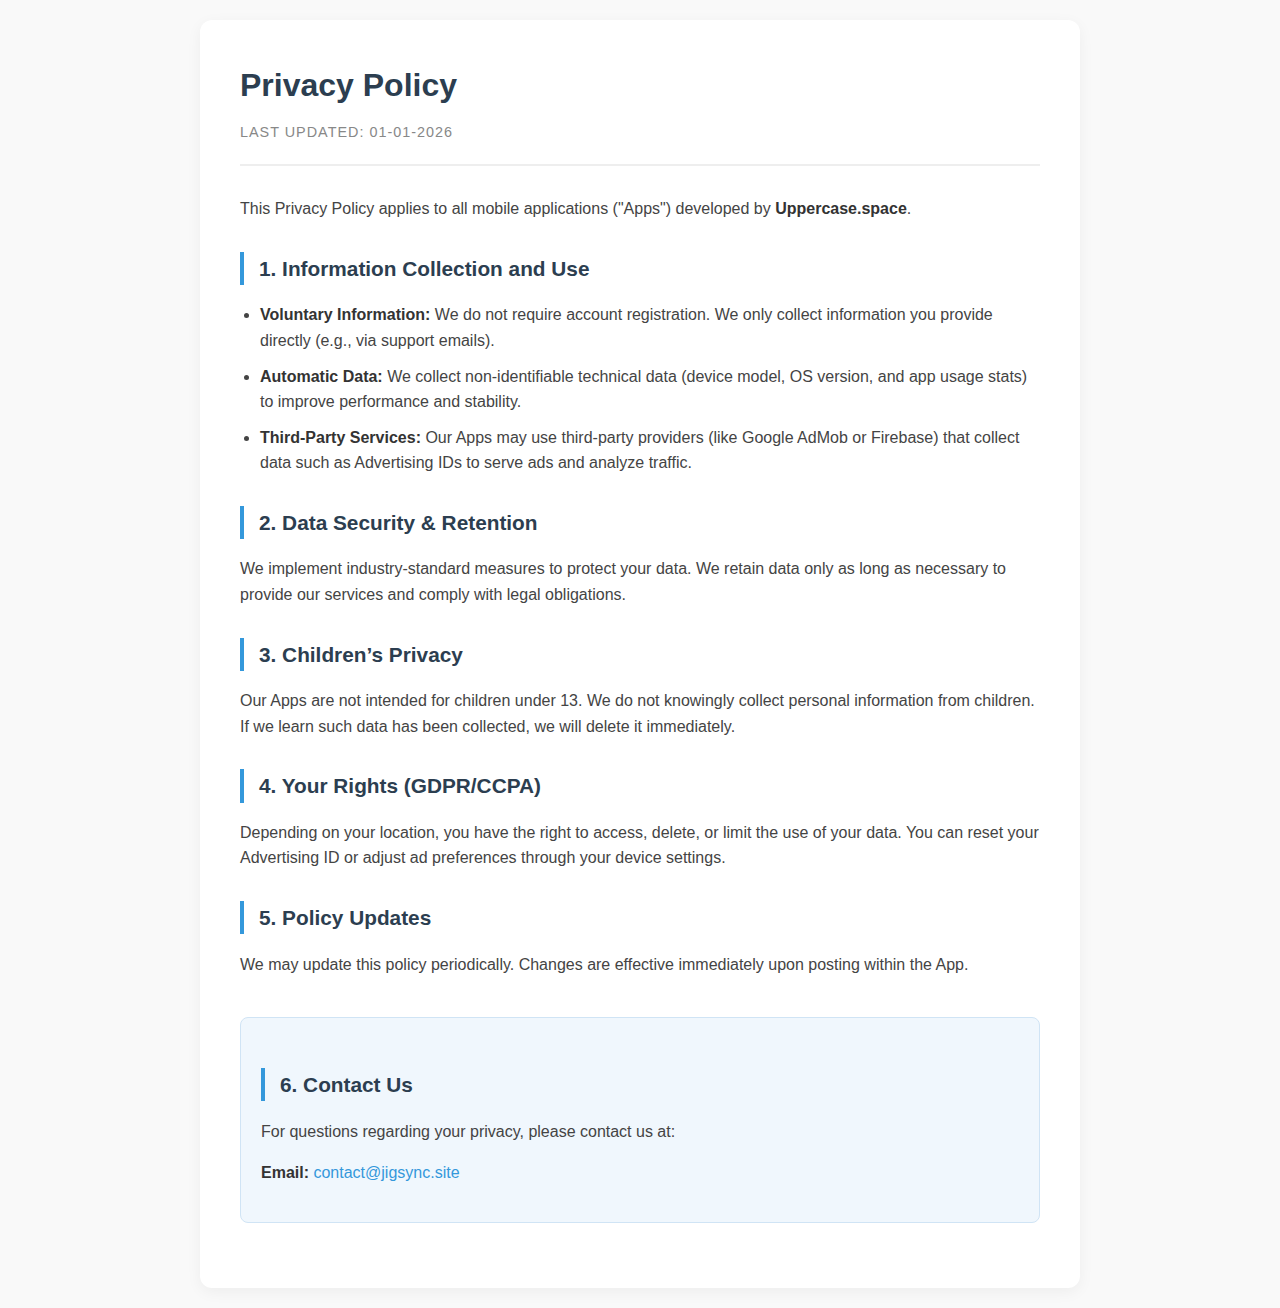
<file: PrivacyPolicy.html>
<!DOCTYPE html>
<html lang="en">
<head>
    <meta charset="UTF-8">
    <meta name="viewport" content="width=device-width, initial-scale=1.0">
    <title>Privacy Policy | Uppercase.space</title>
    <style>
        :root {
            --primary-color: #2c3e50;
            --text-color: #444;
            --bg-color: #f9f9f9;
            --card-bg: #ffffff;
            --accent-color: #3498db;
        }

        body {
            font-family: 'Segoe UI', Tahoma, Geneva, Verdana, sans-serif;
            line-height: 1.6;
            color: var(--text-color);
            background-color: var(--bg-color);
            margin: 0;
            padding: 20px;
        }

        .container {
            max-width: 800px;
            margin: 0 auto;
            background: var(--card-bg);
            padding: 40px;
            border-radius: 12px;
            box-shadow: 0 4px 15px rgba(0,0,0,0.05);
        }

        header {
            border-bottom: 2px solid #eee;
            padding-bottom: 20px;
            margin-bottom: 30px;
        }

        h1 {
            color: var(--primary-color);
            margin: 0 0 10px 0;
            font-size: 2rem;
        }

        .last-updated {
            color: #888;
            font-size: 0.9rem;
            text-transform: uppercase;
            letter-spacing: 1px;
        }

        section {
            margin-bottom: 25px;
        }

        h2 {
            color: var(--primary-color);
            font-size: 1.3rem;
            border-left: 4px solid var(--accent-color);
            padding-left: 15px;
            margin-top: 30px;
        }

        ul {
            padding-left: 20px;
        }

        li {
            margin-bottom: 10px;
        }

        strong {
            color: #333;
        }

        .contact-box {
            background-color: #f0f7fd;
            padding: 20px;
            border-radius: 8px;
            border: 1px solid #d0e4f5;
            margin-top: 40px;
        }

        a {
            color: var(--accent-color);
            text-decoration: none;
        }

        a:hover {
            text-decoration: underline;
        }

        @media (max-width: 600px) {
            .container {
                padding: 20px;
            }
            h1 {
                font-size: 1.6rem;
            }
        }
    </style>
</head>
<body>

<div class="container">
    <header>
        <h1>Privacy Policy</h1>
        <div class="last-updated">Last Updated: 01-01-2026</div>
    </header>

    <p>This Privacy Policy applies to all mobile applications ("Apps") developed by <strong>Uppercase.space</strong>.</p>

    <section>
        <h2>1. Information Collection and Use</h2>
        <ul>
            <li><strong>Voluntary Information:</strong> We do not require account registration. We only collect information you provide directly (e.g., via support emails).</li>
            <li><strong>Automatic Data:</strong> We collect non-identifiable technical data (device model, OS version, and app usage stats) to improve performance and stability.</li>
            <li><strong>Third-Party Services:</strong> Our Apps may use third-party providers (like Google AdMob or Firebase) that collect data such as Advertising IDs to serve ads and analyze traffic.</li>
        </ul>
    </section>

    <section>
        <h2>2. Data Security & Retention</h2>
        <p>We implement industry-standard measures to protect your data. We retain data only as long as necessary to provide our services and comply with legal obligations.</p>
    </section>

    <section>
        <h2>3. Children’s Privacy</h2>
        <p>Our Apps are not intended for children under 13. We do not knowingly collect personal information from children. If we learn such data has been collected, we will delete it immediately.</p>
    </section>

    <section>
        <h2>4. Your Rights (GDPR/CCPA)</h2>
        <p>Depending on your location, you have the right to access, delete, or limit the use of your data. You can reset your Advertising ID or adjust ad preferences through your device settings.</p>
    </section>

    <section>
        <h2>5. Policy Updates</h2>
        <p>We may update this policy periodically. Changes are effective immediately upon posting within the App.</p>
    </section>

    <section class="contact-box">
        <h2>6. Contact Us</h2>
        <p>For questions regarding your privacy, please contact us at:</p>
        <p><strong>Email:</strong> <a href="mailto:contact@jigsync.site">contact@jigsync.site</a></p>
    </section>
</div>

</body>
</html>
</file>
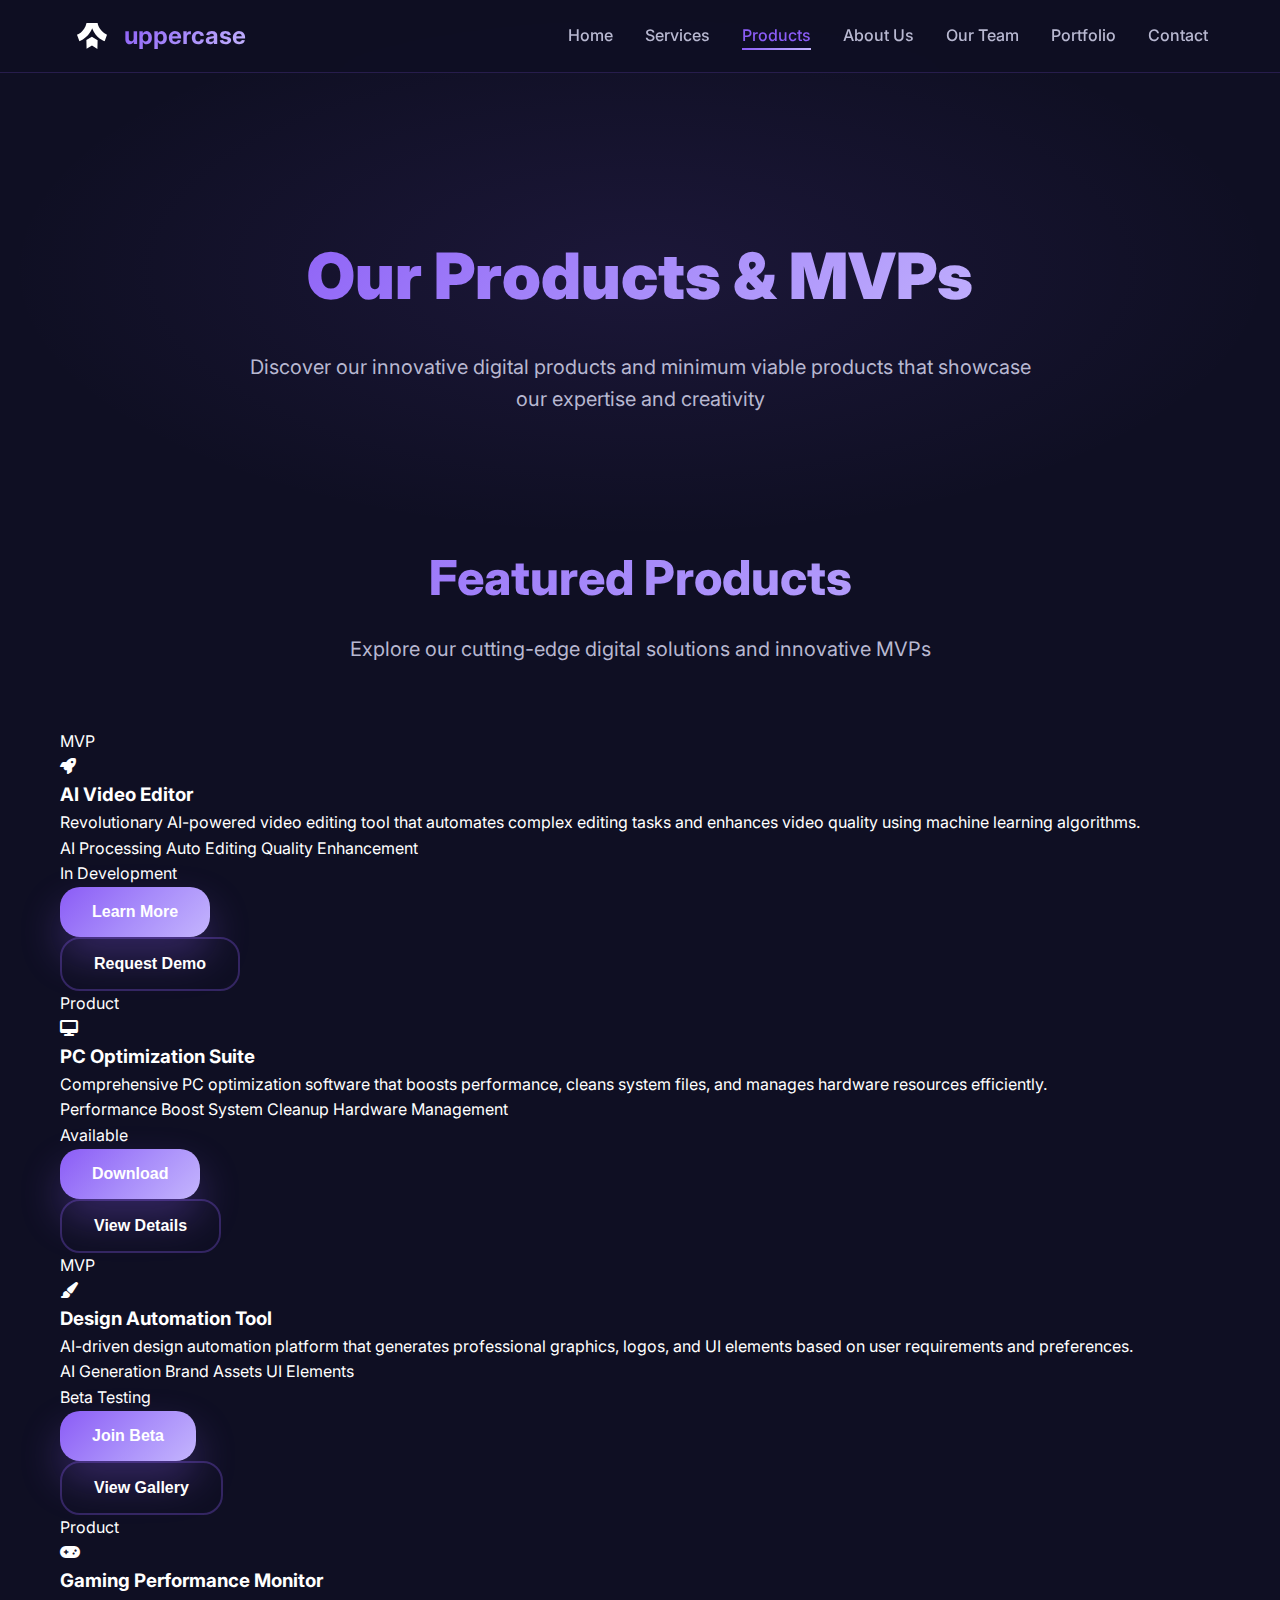
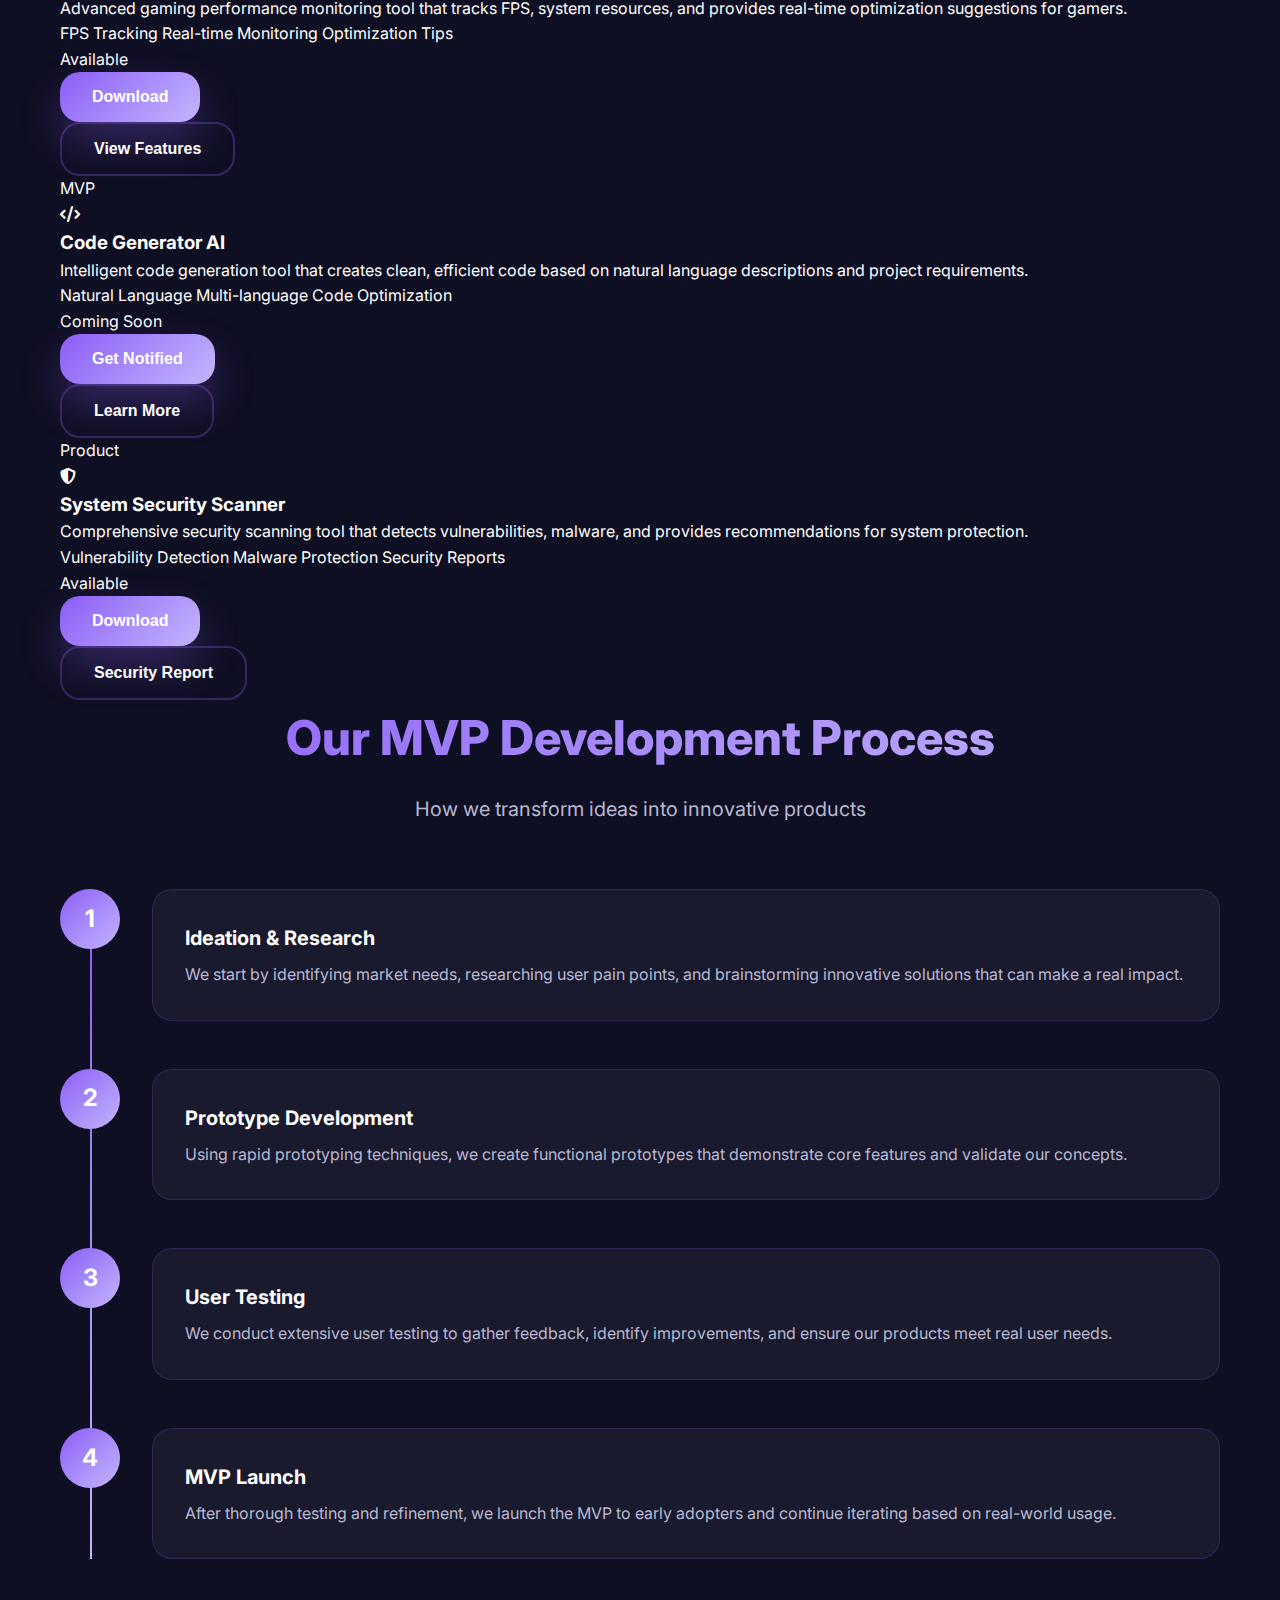
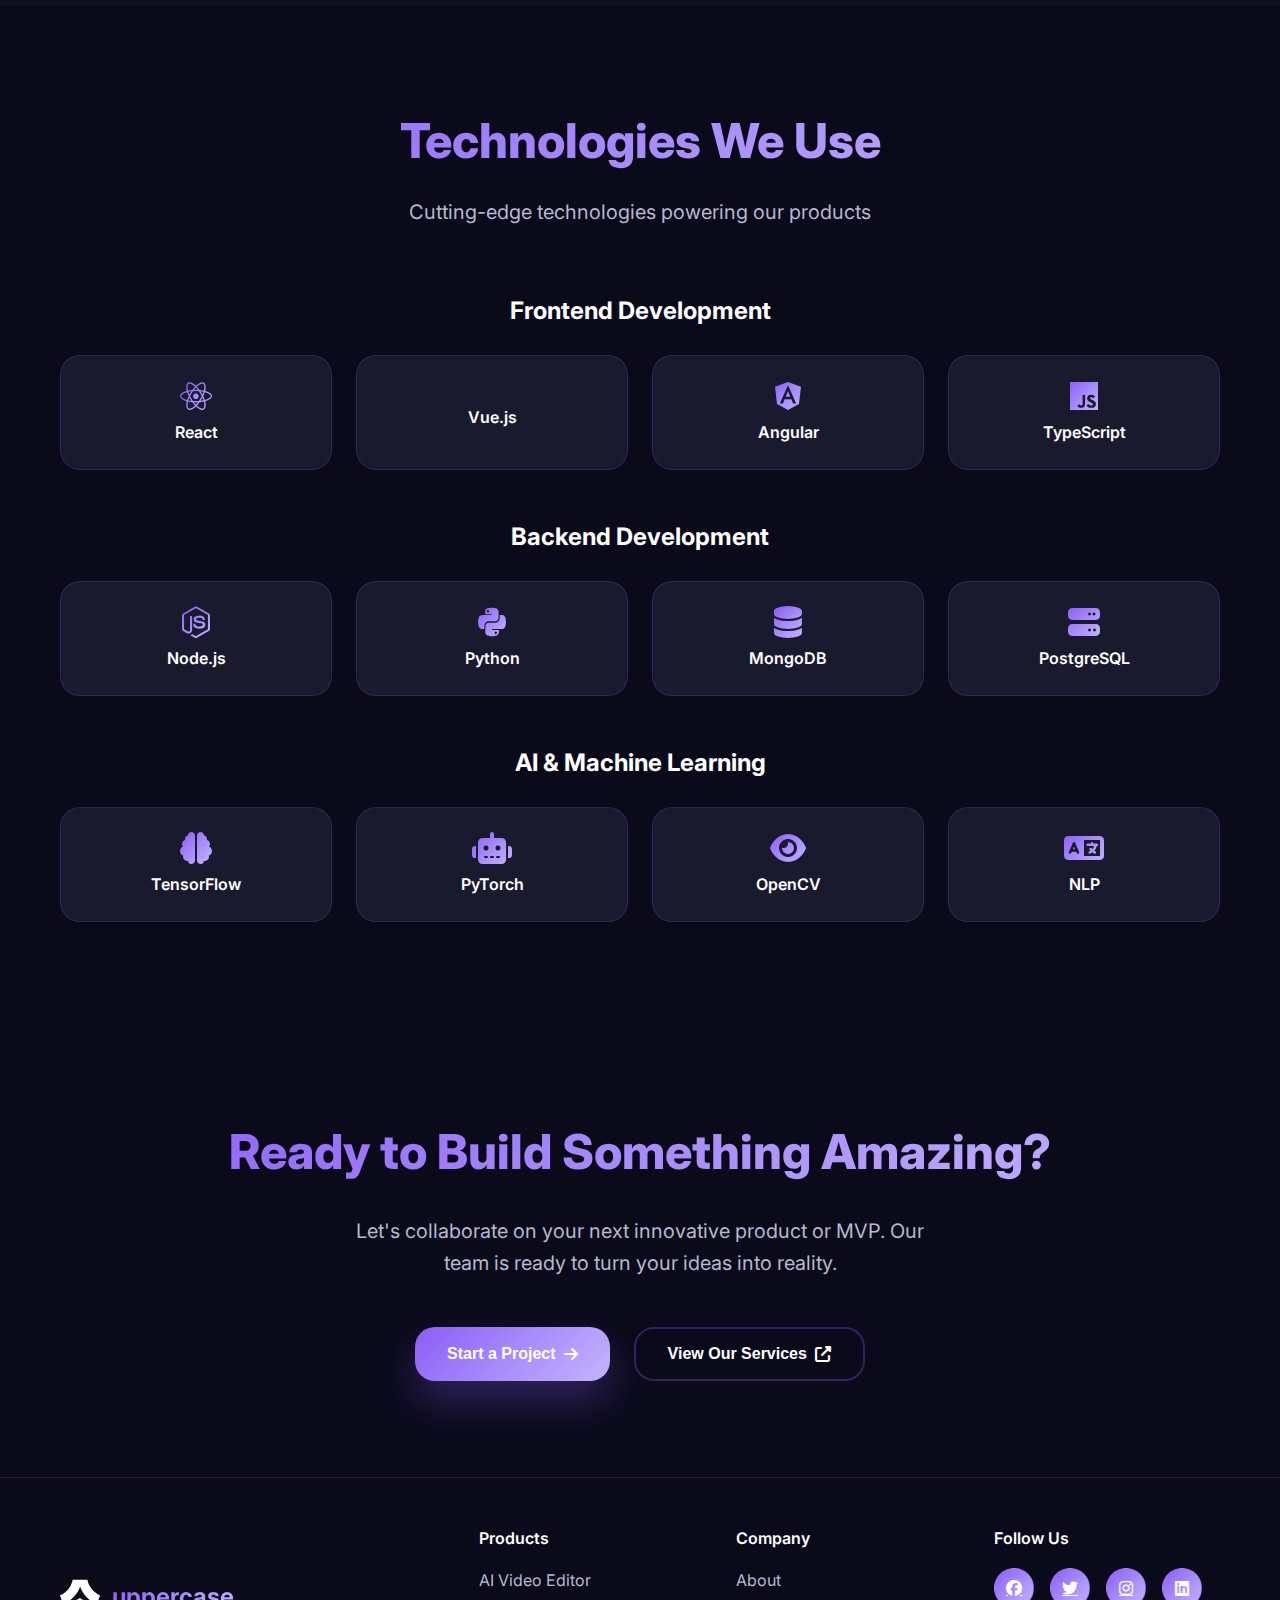
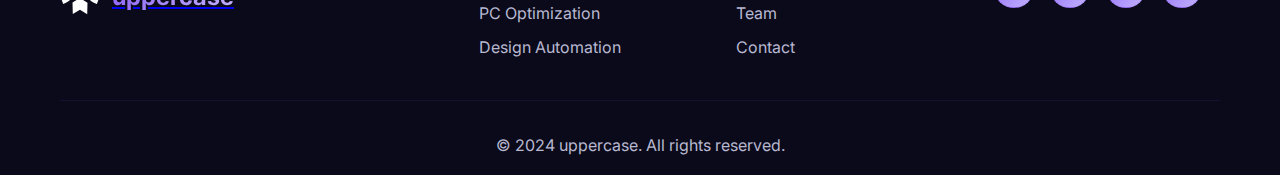
<file: products.html>
<!DOCTYPE html>
<html lang="en">
<head>
    <meta charset="UTF-8">
    <meta name="viewport" content="width=device-width, initial-scale=1.0">
    <title>Products - uppercase</title>
    <link rel="icon" type="image/svg+xml" href="Favicon.svg" media="(prefers-color-scheme: dark)">
    <link rel="icon" type="image/svg+xml" href="Favicon-light.svg" media="(prefers-color-scheme: light)">
    <link rel="icon" type="image/png" href="Favicon.png" media="(prefers-color-scheme: no-preference)">
    <link rel="stylesheet" href="styles.css">
    <link href="https://fonts.googleapis.com/css2?family=Inter:wght@300;400;500;600;700;800;900&display=swap" rel="stylesheet">
    <link rel="stylesheet" href="https://cdnjs.cloudflare.com/ajax/libs/font-awesome/6.4.0/css/all.min.css">
</head>
<body>
    <!-- Navigation -->
    <nav class="navbar">
        <div class="nav-container">
            <a href="index.html" class="nav-logo">
                <div class="logo-icon">
                    <svg width="30" height="30" viewBox="0 0 1010 1010" fill="none" xmlns="http://www.w3.org/2000/svg">
                        <g clip-path="url(#clip0_45_2)">
                            <path d="M320.512 70.6294H694.177C694.177 70.6294 717.631 317.658 1010 466.191L931.827 683.511C931.827 683.511 642.581 597.517 508.123 247.305C508.123 247.305 426.819 538.109 81.2962 683.511L0 464.625C0 464.625 250.151 389.584 320.512 70.6294Z" fill="white"/>
                            <path d="M687.26 940.725L504.322 827.807L322.626 936.14L315.847 643.497L501.239 529.183L694.153 648.25L687.26 940.725Z" fill="white"/>
                        </g>
                        <defs>
                            <clipPath id="clip0_45_2">
                                <rect width="1010" height="1010" fill="white"/>
                            </clipPath>
                        </defs>
                    </svg>
                </div>
                <span class="logo-text">uppercase</span>
            </a>
            <ul class="nav-menu">
                <li><a href="index.html" class="nav-link">Home</a></li>
                <li><a href="services.html" class="nav-link">Services</a></li>
                <li><a href="products.html" class="nav-link active">Products</a></li>
                <li><a href="about.html" class="nav-link">About Us</a></li>
                <li><a href="team.html" class="nav-link">Our Team</a></li>
                <li><a href="portfolio.html" class="nav-link">Portfolio</a></li>
                <li><a href="contact.html" class="nav-link">Contact</a></li>
            </ul>
            <div class="hamburger">
                <span class="bar"></span>
                <span class="bar"></span>
                <span class="bar"></span>
            </div>
        </div>
    </nav>

    <!-- Page Hero -->
    <section class="page-hero">
        <div class="container">
            <div class="page-hero-content">
                <h1 class="page-title">Our Products & MVPs</h1>
                <p class="page-subtitle">Discover our innovative digital products and minimum viable products that showcase our expertise and creativity</p>
            </div>
        </div>
    </section>

    <!-- Products Overview -->
    <section class="products-overview">
        <div class="container">
            <div class="section-header">
                <h2 class="section-title">Featured Products</h2>
                <p class="section-subtitle">Explore our cutting-edge digital solutions and innovative MVPs</p>
            </div>
            
            <div class="products-grid">
                <div class="product-card featured">
                    <div class="product-badge">MVP</div>
                    <div class="product-image">
                        <div class="product-placeholder">
                            <i class="fas fa-rocket"></i>
                        </div>
                    </div>
                    <div class="product-content">
                        <h3>AI Video Editor</h3>
                        <p>Revolutionary AI-powered video editing tool that automates complex editing tasks and enhances video quality using machine learning algorithms.</p>
                        <div class="product-features">
                            <span class="feature-tag">AI Processing</span>
                            <span class="feature-tag">Auto Editing</span>
                            <span class="feature-tag">Quality Enhancement</span>
                        </div>
                        <div class="product-status">
                            <span class="status-badge in-development">In Development</span>
                        </div>
                        <div class="product-actions">
                            <button class="btn-primary">Learn More</button>
                            <button class="btn-secondary">Request Demo</button>
                        </div>
                    </div>
                </div>

                <div class="product-card">
                    <div class="product-badge">Product</div>
                    <div class="product-image">
                        <div class="product-placeholder">
                            <i class="fas fa-desktop"></i>
                        </div>
                    </div>
                    <div class="product-content">
                        <h3>PC Optimization Suite</h3>
                        <p>Comprehensive PC optimization software that boosts performance, cleans system files, and manages hardware resources efficiently.</p>
                        <div class="product-features">
                            <span class="feature-tag">Performance Boost</span>
                            <span class="feature-tag">System Cleanup</span>
                            <span class="feature-tag">Hardware Management</span>
                        </div>
                        <div class="product-status">
                            <span class="status-badge available">Available</span>
                        </div>
                        <div class="product-actions">
                            <button class="btn-primary">Download</button>
                            <button class="btn-secondary">View Details</button>
                        </div>
                    </div>
                </div>

                <div class="product-card">
                    <div class="product-badge">MVP</div>
                    <div class="product-image">
                        <div class="product-placeholder">
                            <i class="fas fa-paint-brush"></i>
                        </div>
                    </div>
                    <div class="product-content">
                        <h3>Design Automation Tool</h3>
                        <p>AI-driven design automation platform that generates professional graphics, logos, and UI elements based on user requirements and preferences.</p>
                        <div class="product-features">
                            <span class="feature-tag">AI Generation</span>
                            <span class="feature-tag">Brand Assets</span>
                            <span class="feature-tag">UI Elements</span>
                        </div>
                        <div class="product-status">
                            <span class="status-badge beta">Beta Testing</span>
                        </div>
                        <div class="product-actions">
                            <button class="btn-primary">Join Beta</button>
                            <button class="btn-secondary">View Gallery</button>
                        </div>
                    </div>
                </div>

                <div class="product-card">
                    <div class="product-badge">Product</div>
                    <div class="product-image">
                        <div class="product-placeholder">
                            <i class="fas fa-gamepad"></i>
                        </div>
                    </div>
                    <div class="product-content">
                        <h3>Gaming Performance Monitor</h3>
                        <p>Advanced gaming performance monitoring tool that tracks FPS, system resources, and provides real-time optimization suggestions for gamers.</p>
                        <div class="product-features">
                            <span class="feature-tag">FPS Tracking</span>
                            <span class="feature-tag">Real-time Monitoring</span>
                            <span class="feature-tag">Optimization Tips</span>
                        </div>
                        <div class="product-status">
                            <span class="status-badge available">Available</span>
                        </div>
                        <div class="product-actions">
                            <button class="btn-primary">Download</button>
                            <button class="btn-secondary">View Features</button>
                        </div>
                    </div>
                </div>

                <div class="product-card">
                    <div class="product-badge">MVP</div>
                    <div class="product-image">
                        <div class="product-placeholder">
                            <i class="fas fa-code"></i>
                        </div>
                    </div>
                    <div class="product-content">
                        <h3>Code Generator AI</h3>
                        <p>Intelligent code generation tool that creates clean, efficient code based on natural language descriptions and project requirements.</p>
                        <div class="product-features">
                            <span class="feature-tag">Natural Language</span>
                            <span class="feature-tag">Multi-language</span>
                            <span class="feature-tag">Code Optimization</span>
                        </div>
                        <div class="product-status">
                            <span class="status-badge coming-soon">Coming Soon</span>
                        </div>
                        <div class="product-actions">
                            <button class="btn-primary">Get Notified</button>
                            <button class="btn-secondary">Learn More</button>
                        </div>
                    </div>
                </div>

                <div class="product-card">
                    <div class="product-badge">Product</div>
                    <div class="product-image">
                        <div class="product-placeholder">
                            <i class="fas fa-shield-alt"></i>
                        </div>
                    </div>
                    <div class="product-content">
                        <h3>System Security Scanner</h3>
                        <p>Comprehensive security scanning tool that detects vulnerabilities, malware, and provides recommendations for system protection.</p>
                        <div class="product-features">
                            <span class="feature-tag">Vulnerability Detection</span>
                            <span class="feature-tag">Malware Protection</span>
                            <span class="feature-tag">Security Reports</span>
                        </div>
                        <div class="product-status">
                            <span class="status-badge available">Available</span>
                        </div>
                        <div class="product-actions">
                            <button class="btn-primary">Download</button>
                            <button class="btn-secondary">Security Report</button>
                        </div>
                    </div>
                </div>
            </div>
        </div>
    </section>

    <!-- MVP Development Process -->
    <section class="mvp-process">
        <div class="container">
            <div class="section-header">
                <h2 class="section-title">Our MVP Development Process</h2>
                <p class="section-subtitle">How we transform ideas into innovative products</p>
            </div>
            
            <div class="process-timeline">
                <div class="timeline-item">
                    <div class="timeline-number">1</div>
                    <div class="timeline-content">
                        <h3>Ideation & Research</h3>
                        <p>We start by identifying market needs, researching user pain points, and brainstorming innovative solutions that can make a real impact.</p>
                    </div>
                </div>
                
                <div class="timeline-item">
                    <div class="timeline-number">2</div>
                    <div class="timeline-content">
                        <h3>Prototype Development</h3>
                        <p>Using rapid prototyping techniques, we create functional prototypes that demonstrate core features and validate our concepts.</p>
                    </div>
                </div>
                
                <div class="timeline-item">
                    <div class="timeline-number">3</div>
                    <div class="timeline-content">
                        <h3>User Testing</h3>
                        <p>We conduct extensive user testing to gather feedback, identify improvements, and ensure our products meet real user needs.</p>
                    </div>
                </div>
                
                <div class="timeline-item">
                    <div class="timeline-number">4</div>
                    <div class="timeline-content">
                        <h3>MVP Launch</h3>
                        <p>After thorough testing and refinement, we launch the MVP to early adopters and continue iterating based on real-world usage.</p>
                    </div>
                </div>
            </div>
        </div>
    </section>

    <!-- Technology Stack -->
    <section class="tech-stack-section">
        <div class="container">
            <div class="section-header">
                <h2 class="section-title">Technologies We Use</h2>
                <p class="section-subtitle">Cutting-edge technologies powering our products</p>
            </div>
            
            <div class="tech-categories">
                <div class="tech-category">
                    <h3>Frontend Development</h3>
                    <div class="tech-items">
                        <div class="tech-item">
                            <i class="fab fa-react"></i>
                            <span>React</span>
                        </div>
                        <div class="tech-item">
                            <i class="fab fa-vue"></i>
                            <span>Vue.js</span>
                        </div>
                        <div class="tech-item">
                            <i class="fab fa-angular"></i>
                            <span>Angular</span>
                        </div>
                        <div class="tech-item">
                            <i class="fab fa-js"></i>
                            <span>TypeScript</span>
                        </div>
                    </div>
                </div>
                
                <div class="tech-category">
                    <h3>Backend Development</h3>
                    <div class="tech-items">
                        <div class="tech-item">
                            <i class="fab fa-node-js"></i>
                            <span>Node.js</span>
                        </div>
                        <div class="tech-item">
                            <i class="fab fa-python"></i>
                            <span>Python</span>
                        </div>
                        <div class="tech-item">
                            <i class="fas fa-database"></i>
                            <span>MongoDB</span>
                        </div>
                        <div class="tech-item">
                            <i class="fas fa-server"></i>
                            <span>PostgreSQL</span>
                        </div>
                    </div>
                </div>
                
                <div class="tech-category">
                    <h3>AI & Machine Learning</h3>
                    <div class="tech-items">
                        <div class="tech-item">
                            <i class="fas fa-brain"></i>
                            <span>TensorFlow</span>
                        </div>
                        <div class="tech-item">
                            <i class="fas fa-robot"></i>
                            <span>PyTorch</span>
                        </div>
                        <div class="tech-item">
                            <i class="fas fa-eye"></i>
                            <span>OpenCV</span>
                        </div>
                        <div class="tech-item">
                            <i class="fas fa-language"></i>
                            <span>NLP</span>
                        </div>
                    </div>
                </div>
            </div>
        </div>
    </section>

    <!-- Call to Action -->
    <section class="cta-section">
        <div class="container">
            <div class="cta-content">
                <h2>Ready to Build Something Amazing?</h2>
                <p>Let's collaborate on your next innovative product or MVP. Our team is ready to turn your ideas into reality.</p>
                <div class="cta-buttons">
                    <button class="btn-primary">
                        <span>Start a Project</span>
                        <i class="fas fa-arrow-right"></i>
                    </button>
                    <button class="btn-secondary">
                        <span>View Our Services</span>
                        <i class="fas fa-external-link-alt"></i>
                    </button>
                </div>
            </div>
        </div>
    </section>

    <!-- Footer -->
    <footer class="footer">
        <div class="container">
            <div class="footer-content">
                <a href="index.html" class="footer-logo">
                    <div class="logo-icon">
                        <svg width="40" height="40" viewBox="0 0 1010 1010" fill="none" xmlns="http://www.w3.org/2000/svg">
                            <g clip-path="url(#clip0_45_2)">
                                <path d="M320.512 70.6294H694.177C694.177 70.6294 717.631 317.658 1010 466.191L931.827 683.511C931.827 683.511 642.581 597.517 508.123 247.305C508.123 247.305 426.819 538.109 81.2962 683.511L0 464.625C0 464.625 250.151 389.584 320.512 70.6294Z" fill="white"/>
                                <path d="M687.26 940.725L504.322 827.807L322.626 936.14L315.847 643.497L501.239 529.183L694.153 648.25L687.26 940.725Z" fill="white"/>
                            </g>
                            <defs>
                                <clipPath id="clip0_45_2">
                                    <rect width="1010" height="1010" fill="white"/>
                                </clipPath>
                            </defs>
                        </svg>
                    </div>
                    <span class="logo-text">uppercase</span>
                </a>
                <div class="footer-links">
                    <div class="footer-column">
                        <h4>Products</h4>
                        <ul>
                            <li><a href="#ai-video-editor">AI Video Editor</a></li>
                            <li><a href="#pc-optimization">PC Optimization</a></li>
                            <li><a href="#design-automation">Design Automation</a></li>
                        </ul>
                    </div>
                    <div class="footer-column">
                        <h4>Company</h4>
                        <ul>
                            <li><a href="about.html">About</a></li>
                            <li><a href="team.html">Team</a></li>
                            <li><a href="contact.html">Contact</a></li>
                        </ul>
                    </div>
                    <div class="footer-column">
                        <h4>Follow Us</h4>
                        <div class="social-links">
                            <a href="#"><i class="fab fa-facebook"></i></a>
                            <a href="#"><i class="fab fa-twitter"></i></a>
                            <a href="#"><i class="fab fa-instagram"></i></a>
                            <a href="#"><i class="fab fa-linkedin"></i></a>
                        </div>
                    </div>
                </div>
            </div>
            <div class="footer-bottom">
                <p>&copy; 2024 uppercase. All rights reserved.</p>
            </div>
        </div>
    </footer>

    <script src="script.js"></script>
</body>
</html>
</file>
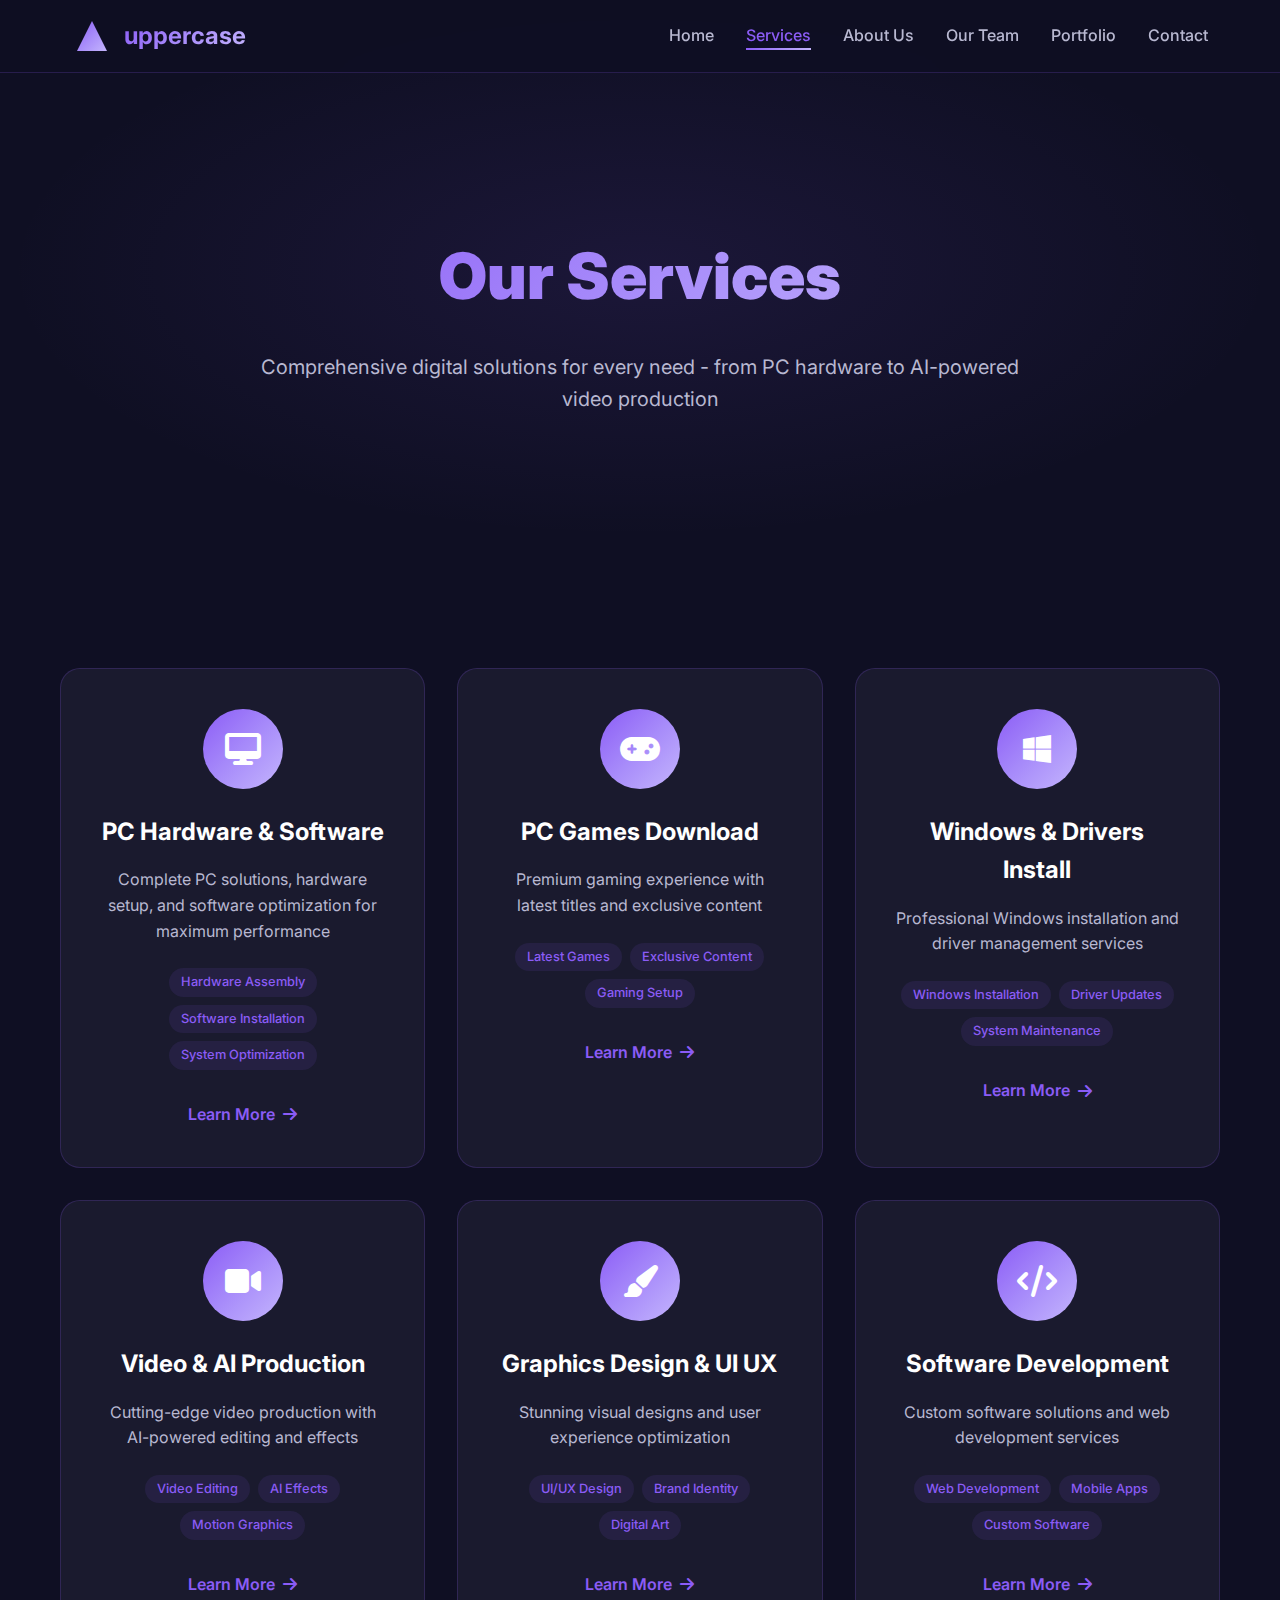
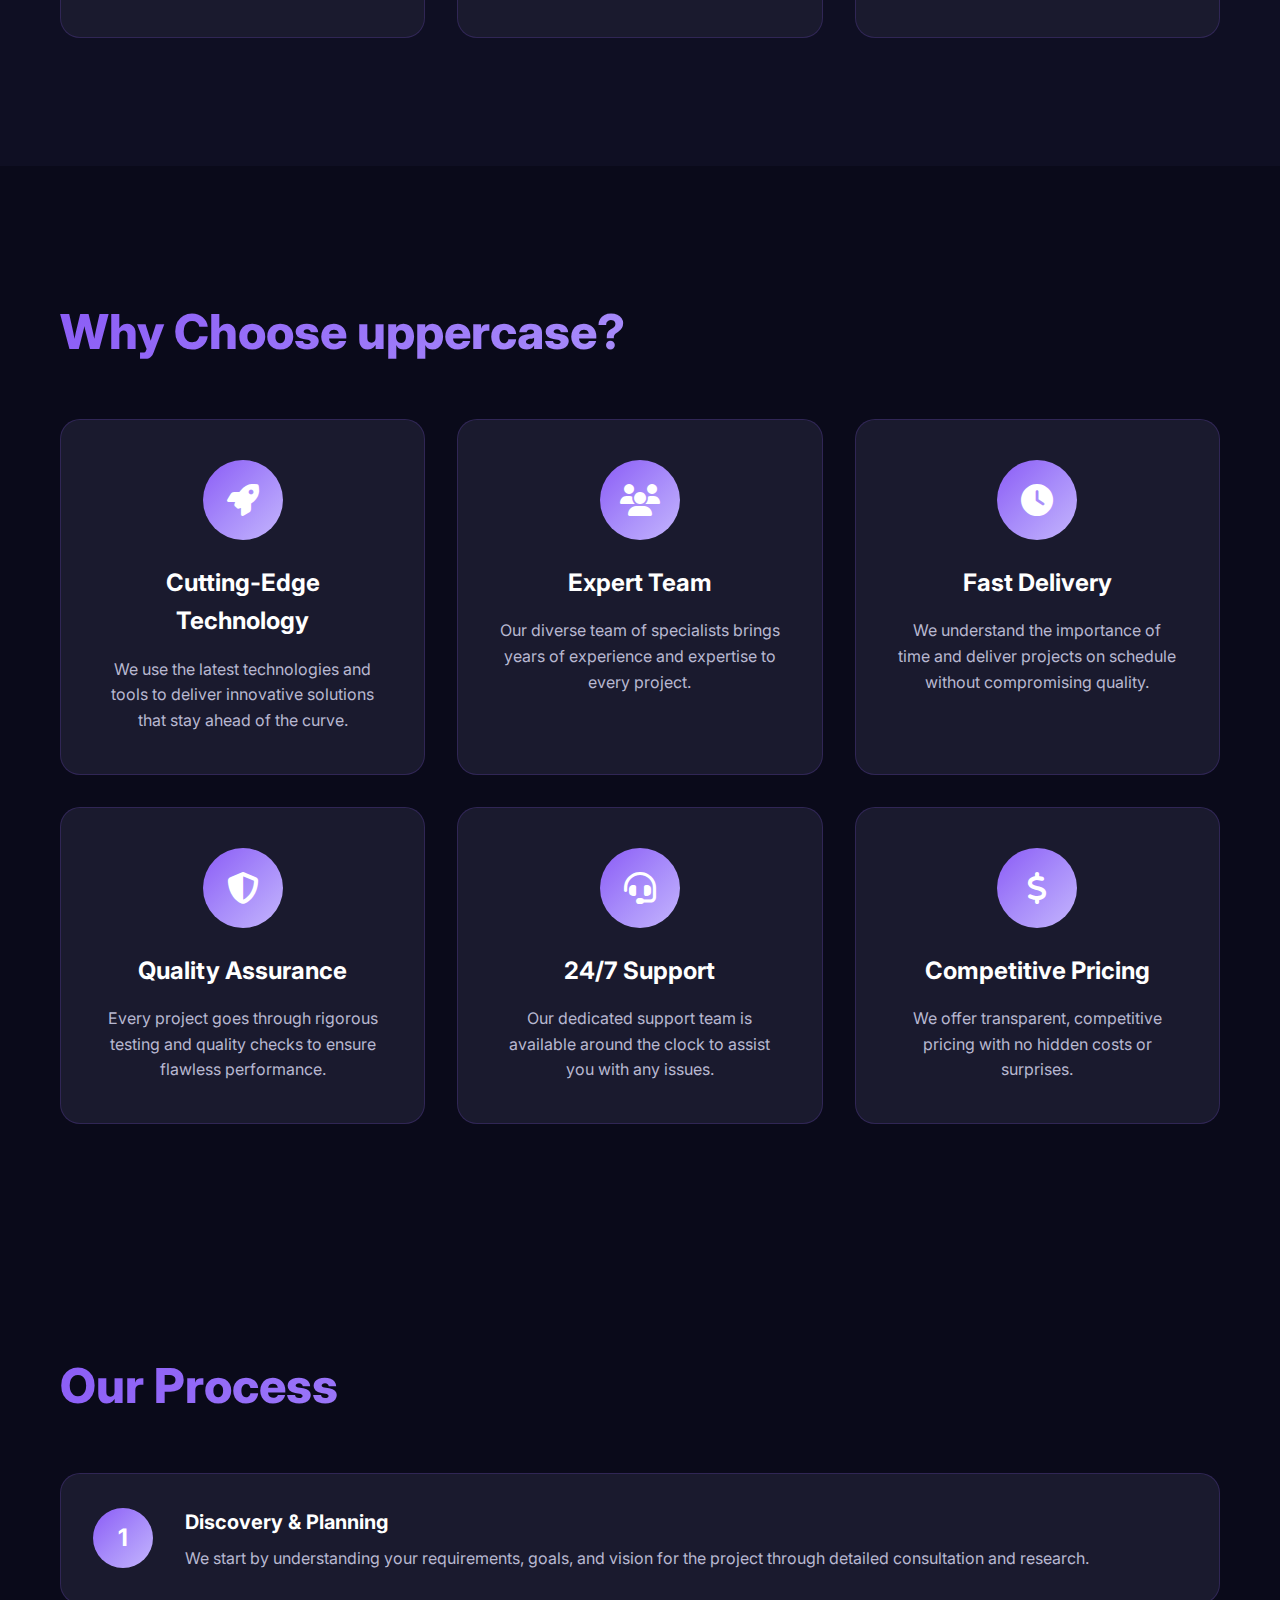
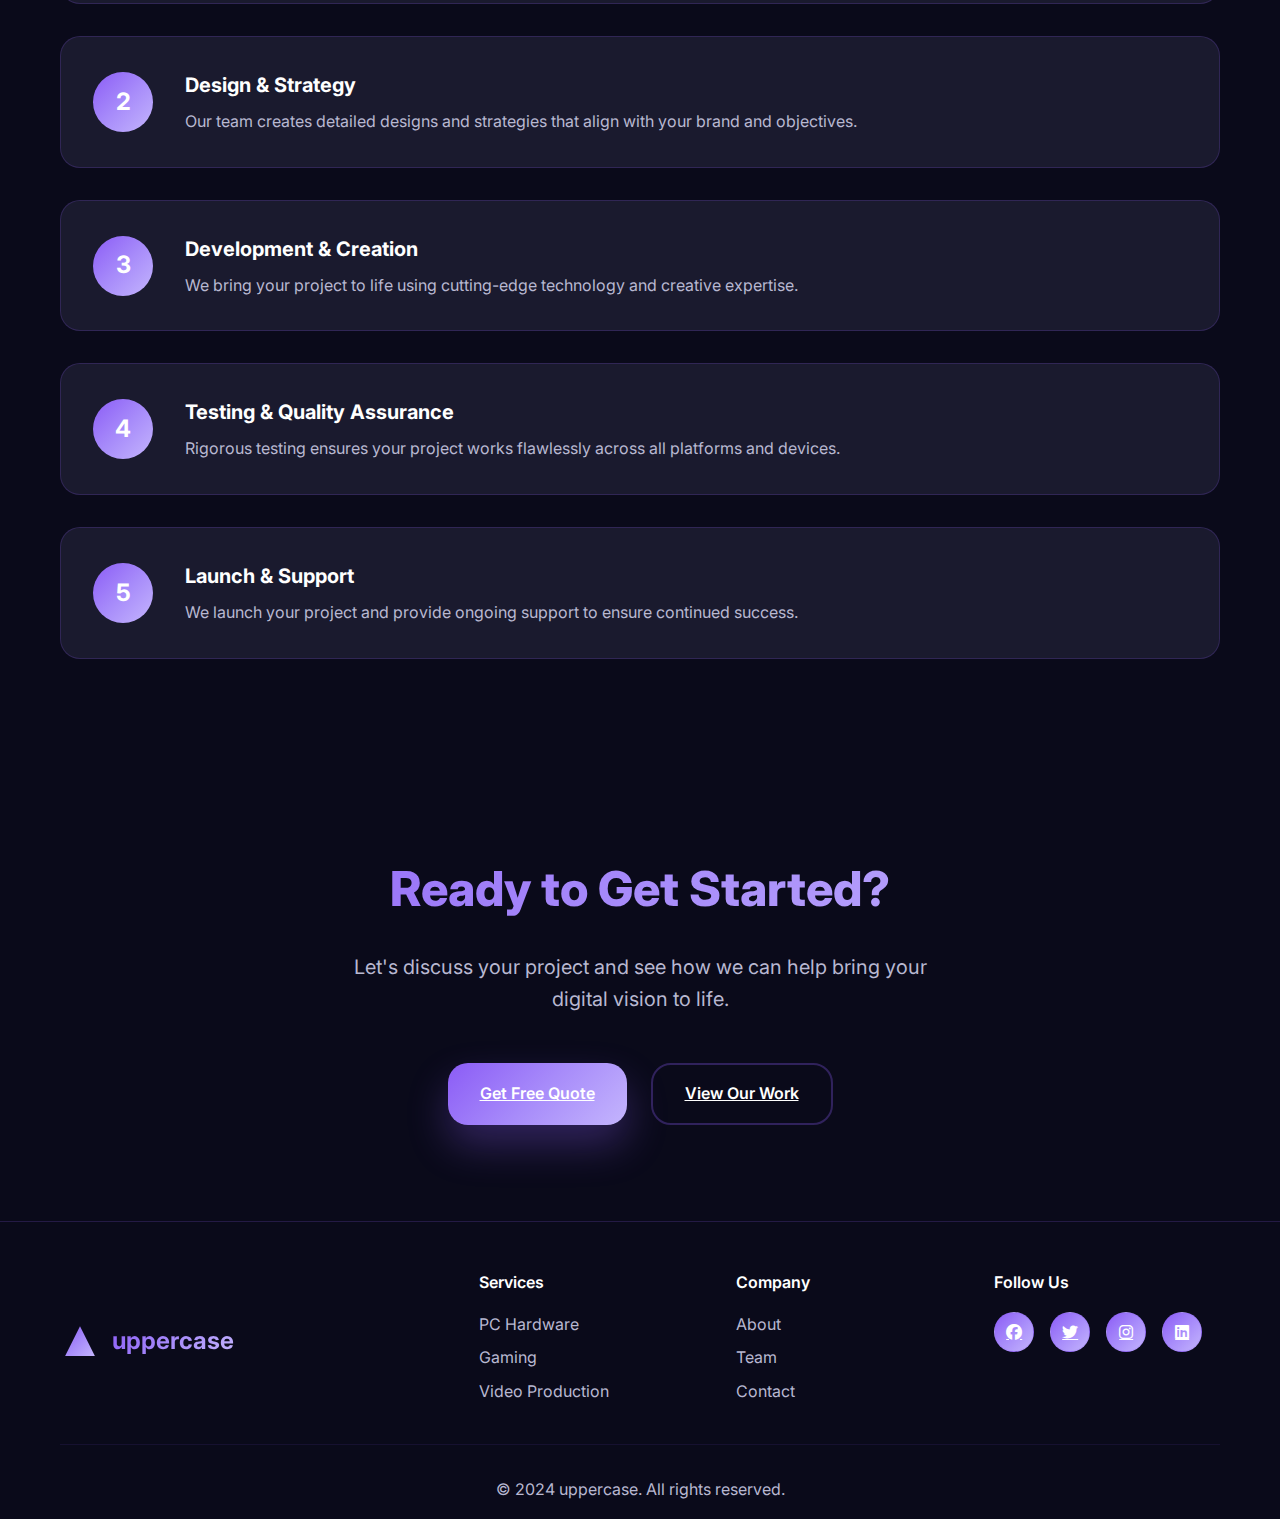
<file: services.html>
<!DOCTYPE html>
<html lang="en">
<head>
    <meta charset="UTF-8">
    <meta name="viewport" content="width=device-width, initial-scale=1.0">
    <title>Services - uppercase</title>
    <link rel="icon" type="image/png" href="White-Logo JiySync-4.png">
    <link rel="stylesheet" href="styles.css">
    <link href="https://fonts.googleapis.com/css2?family=Inter:wght@300;400;500;600;700;800;900&display=swap" rel="stylesheet">
    <link rel="stylesheet" href="https://cdnjs.cloudflare.com/ajax/libs/font-awesome/6.4.0/css/all.min.css">
</head>
<body>
    <!-- Navigation -->
    <nav class="navbar">
        <div class="nav-container">
            <a href="index.html" class="nav-logo">
                <div class="logo-icon">
                    <div class="logo-arrow"></div>
                </div>
                <span class="logo-text">uppercase</span>
            </a>
            <ul class="nav-menu">
                <li><a href="index.html" class="nav-link">Home</a></li>
                <li><a href="services.html" class="nav-link active">Services</a></li>
                <li><a href="about.html" class="nav-link">About Us</a></li>
                <li><a href="team.html" class="nav-link">Our Team</a></li>
                <li><a href="portfolio.html" class="nav-link">Portfolio</a></li>
                <li><a href="contact.html" class="nav-link">Contact</a></li>
            </ul>
            <div class="hamburger">
                <span class="bar"></span>
                <span class="bar"></span>
                <span class="bar"></span>
            </div>
        </div>
    </nav>

    <!-- Hero Section -->
    <section class="page-hero">
        <div class="container">
            <div class="page-hero-content">
                <h1 class="page-title">Our Services</h1>
                <p class="page-subtitle">Comprehensive digital solutions for every need - from PC hardware to AI-powered video production</p>
            </div>
        </div>
    </section>

    <!-- Services Overview -->
    <section class="services-overview">
        <div class="container">
            <div class="services-grid">
                <div class="service-card" data-service="pc-hardware">
                    <div class="service-icon">
                        <i class="fas fa-desktop"></i>
                    </div>
                    <h3>PC Hardware & Software</h3>
                    <p>Complete PC solutions, hardware setup, and software optimization for maximum performance</p>
                    <div class="service-features">
                        <span>Hardware Assembly</span>
                        <span>Software Installation</span>
                        <span>System Optimization</span>
                    </div>
                    <a href="pc-hardware.html" class="service-link">Learn More <i class="fas fa-arrow-right"></i></a>
                </div>

                <div class="service-card" data-service="gaming">
                    <div class="service-icon">
                        <i class="fas fa-gamepad"></i>
                    </div>
                    <h3>PC Games Download</h3>
                    <p>Premium gaming experience with latest titles and exclusive content</p>
                    <div class="service-features">
                        <span>Latest Games</span>
                        <span>Exclusive Content</span>
                        <span>Gaming Setup</span>
                    </div>
                    <a href="gaming.html" class="service-link">Learn More <i class="fas fa-arrow-right"></i></a>
                </div>

                <div class="service-card" data-service="windows">
                    <div class="service-icon">
                        <i class="fab fa-windows"></i>
                    </div>
                    <h3>Windows & Drivers Install</h3>
                    <p>Professional Windows installation and driver management services</p>
                    <div class="service-features">
                        <span>Windows Installation</span>
                        <span>Driver Updates</span>
                        <span>System Maintenance</span>
                    </div>
                    <a href="windows.html" class="service-link">Learn More <i class="fas fa-arrow-right"></i></a>
                </div>

                <div class="service-card" data-service="video">
                    <div class="service-icon">
                        <i class="fas fa-video"></i>
                    </div>
                    <h3>Video & AI Production</h3>
                    <p>Cutting-edge video production with AI-powered editing and effects</p>
                    <div class="service-features">
                        <span>Video Editing</span>
                        <span>AI Effects</span>
                        <span>Motion Graphics</span>
                    </div>
                    <a href="video-production.html" class="service-link">Learn More <i class="fas fa-arrow-right"></i></a>
                </div>

                <div class="service-card" data-service="design">
                    <div class="service-icon">
                        <i class="fas fa-paint-brush"></i>
                    </div>
                    <h3>Graphics Design & UI UX</h3>
                    <p>Stunning visual designs and user experience optimization</p>
                    <div class="service-features">
                        <span>UI/UX Design</span>
                        <span>Brand Identity</span>
                        <span>Digital Art</span>
                    </div>
                    <a href="design.html" class="service-link">Learn More <i class="fas fa-arrow-right"></i></a>
                </div>

                <div class="service-card" data-service="development">
                    <div class="service-icon">
                        <i class="fas fa-code"></i>
                    </div>
                    <h3>Software Development</h3>
                    <p>Custom software solutions and web development services</p>
                    <div class="service-features">
                        <span>Web Development</span>
                        <span>Mobile Apps</span>
                        <span>Custom Software</span>
                    </div>
                    <a href="development.html" class="service-link">Learn More <i class="fas fa-arrow-right"></i></a>
                </div>
            </div>
        </div>
    </section>

    <!-- Why Choose Us -->
    <section class="why-choose-us">
        <div class="container">
            <h2 class="section-title">Why Choose uppercase?</h2>
            <div class="features-grid">
                <div class="feature-card">
                    <div class="feature-icon">
                        <i class="fas fa-rocket"></i>
                    </div>
                    <h3>Cutting-Edge Technology</h3>
                    <p>We use the latest technologies and tools to deliver innovative solutions that stay ahead of the curve.</p>
                </div>

                <div class="feature-card">
                    <div class="feature-icon">
                        <i class="fas fa-users"></i>
                    </div>
                    <h3>Expert Team</h3>
                    <p>Our diverse team of specialists brings years of experience and expertise to every project.</p>
                </div>

                <div class="feature-card">
                    <div class="feature-icon">
                        <i class="fas fa-clock"></i>
                    </div>
                    <h3>Fast Delivery</h3>
                    <p>We understand the importance of time and deliver projects on schedule without compromising quality.</p>
                </div>

                <div class="feature-card">
                    <div class="feature-icon">
                        <i class="fas fa-shield-alt"></i>
                    </div>
                    <h3>Quality Assurance</h3>
                    <p>Every project goes through rigorous testing and quality checks to ensure flawless performance.</p>
                </div>

                <div class="feature-card">
                    <div class="feature-icon">
                        <i class="fas fa-headset"></i>
                    </div>
                    <h3>24/7 Support</h3>
                    <p>Our dedicated support team is available around the clock to assist you with any issues.</p>
                </div>

                <div class="feature-card">
                    <div class="feature-icon">
                        <i class="fas fa-dollar-sign"></i>
                    </div>
                    <h3>Competitive Pricing</h3>
                    <p>We offer transparent, competitive pricing with no hidden costs or surprises.</p>
                </div>
            </div>
        </div>
    </section>

    <!-- Process Section -->
    <section class="process-section">
        <div class="container">
            <h2 class="section-title">Our Process</h2>
            <div class="process-steps">
                <div class="process-step">
                    <div class="step-number">1</div>
                    <div class="step-content">
                        <h3>Discovery & Planning</h3>
                        <p>We start by understanding your requirements, goals, and vision for the project through detailed consultation and research.</p>
                    </div>
                </div>

                <div class="process-step">
                    <div class="step-number">2</div>
                    <div class="step-content">
                        <h3>Design & Strategy</h3>
                        <p>Our team creates detailed designs and strategies that align with your brand and objectives.</p>
                    </div>
                </div>

                <div class="process-step">
                    <div class="step-number">3</div>
                    <div class="step-content">
                        <h3>Development & Creation</h3>
                        <p>We bring your project to life using cutting-edge technology and creative expertise.</p>
                    </div>
                </div>

                <div class="process-step">
                    <div class="step-number">4</div>
                    <div class="step-content">
                        <h3>Testing & Quality Assurance</h3>
                        <p>Rigorous testing ensures your project works flawlessly across all platforms and devices.</p>
                    </div>
                </div>

                <div class="process-step">
                    <div class="step-number">5</div>
                    <div class="step-content">
                        <h3>Launch & Support</h3>
                        <p>We launch your project and provide ongoing support to ensure continued success.</p>
                    </div>
                </div>
            </div>
        </div>
    </section>

    <!-- CTA Section -->
    <section class="cta-section">
        <div class="container">
            <div class="cta-content">
                <h2>Ready to Get Started?</h2>
                <p>Let's discuss your project and see how we can help bring your digital vision to life.</p>
                <div class="cta-buttons">
                    <a href="contact.html" class="btn-primary">Get Free Quote</a>
                    <a href="portfolio.html" class="btn-secondary">View Our Work</a>
                </div>
            </div>
        </div>
    </section>

    <!-- Footer -->
    <footer class="footer">
        <div class="container">
            <div class="footer-content">
                <div class="footer-logo">
                    <div class="logo-icon">
                        <div class="logo-arrow"></div>
                    </div>
                    <span class="logo-text">uppercase</span>
                </div>
                <div class="footer-links">
                    <div class="footer-column">
                        <h4>Services</h4>
                        <ul>
                            <li><a href="pc-hardware.html">PC Hardware</a></li>
                            <li><a href="gaming.html">Gaming</a></li>
                            <li><a href="video-production.html">Video Production</a></li>
                        </ul>
                    </div>
                    <div class="footer-column">
                        <h4>Company</h4>
                        <ul>
                            <li><a href="about.html">About</a></li>
                            <li><a href="team.html">Team</a></li>
                            <li><a href="contact.html">Contact</a></li>
                        </ul>
                    </div>
                    <div class="footer-column">
                        <h4>Follow Us</h4>
                        <div class="social-links">
                            <a href="#"><i class="fab fa-facebook"></i></a>
                            <a href="#"><i class="fab fa-twitter"></i></a>
                            <a href="#"><i class="fab fa-instagram"></i></a>
                            <a href="#"><i class="fab fa-linkedin"></i></a>
                        </div>
                    </div>
                </div>
            </div>
            <div class="footer-bottom">
                <p>&copy; 2024 uppercase. All rights reserved.</p>
            </div>
        </div>
    </footer>

    <script src="script.js"></script>
</body>
</html>
</file>
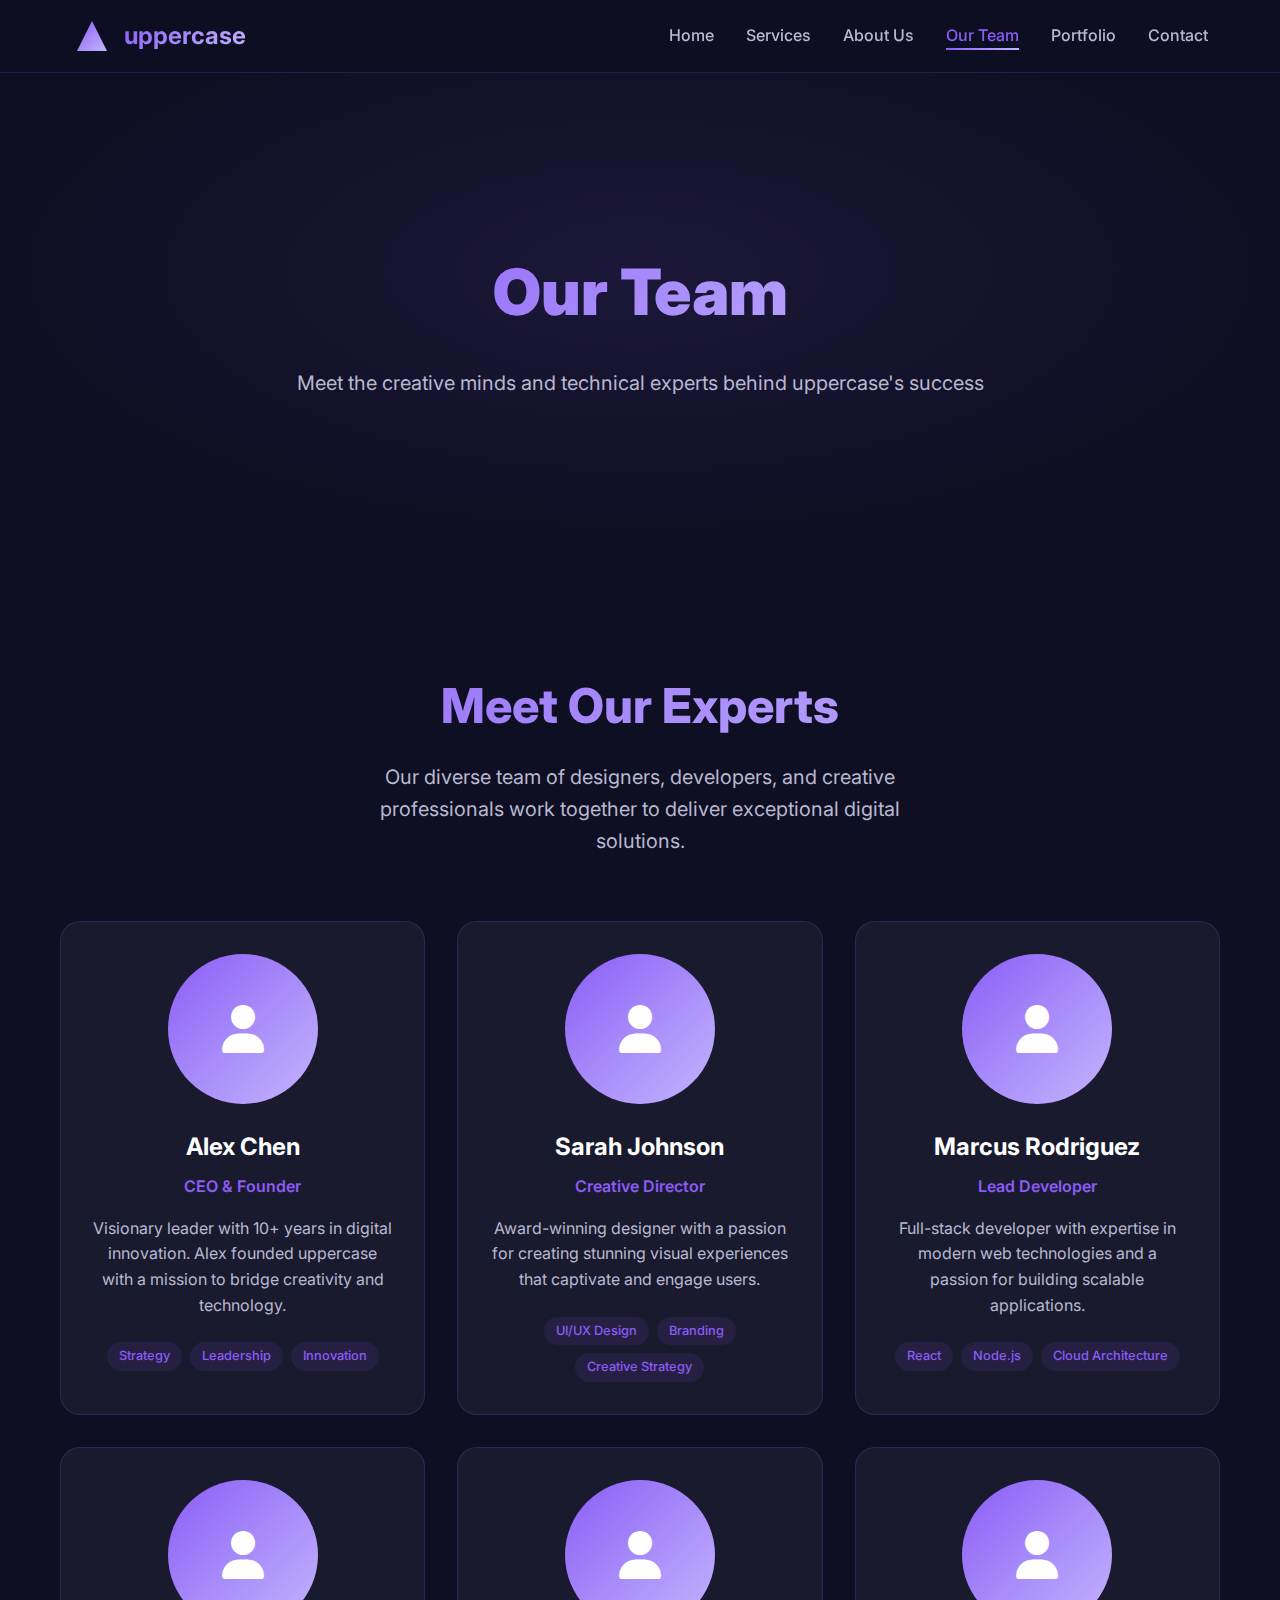
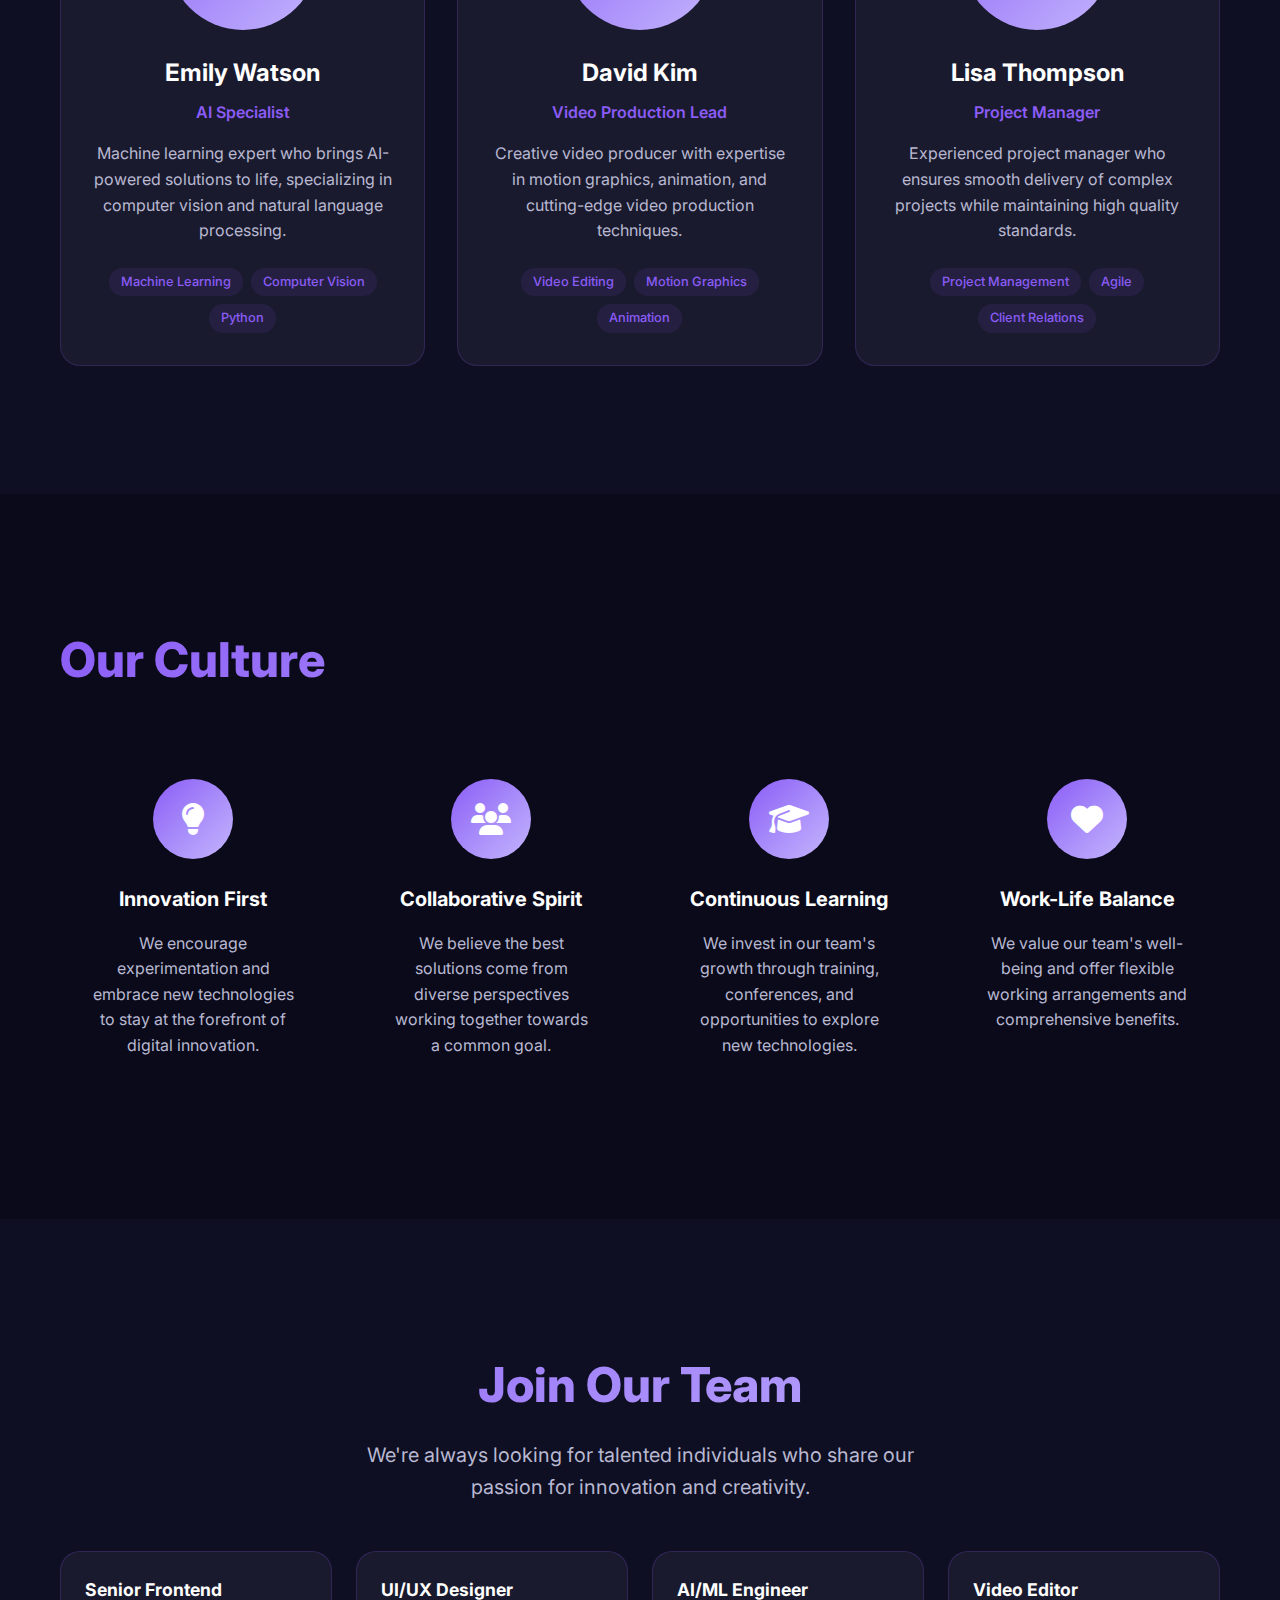
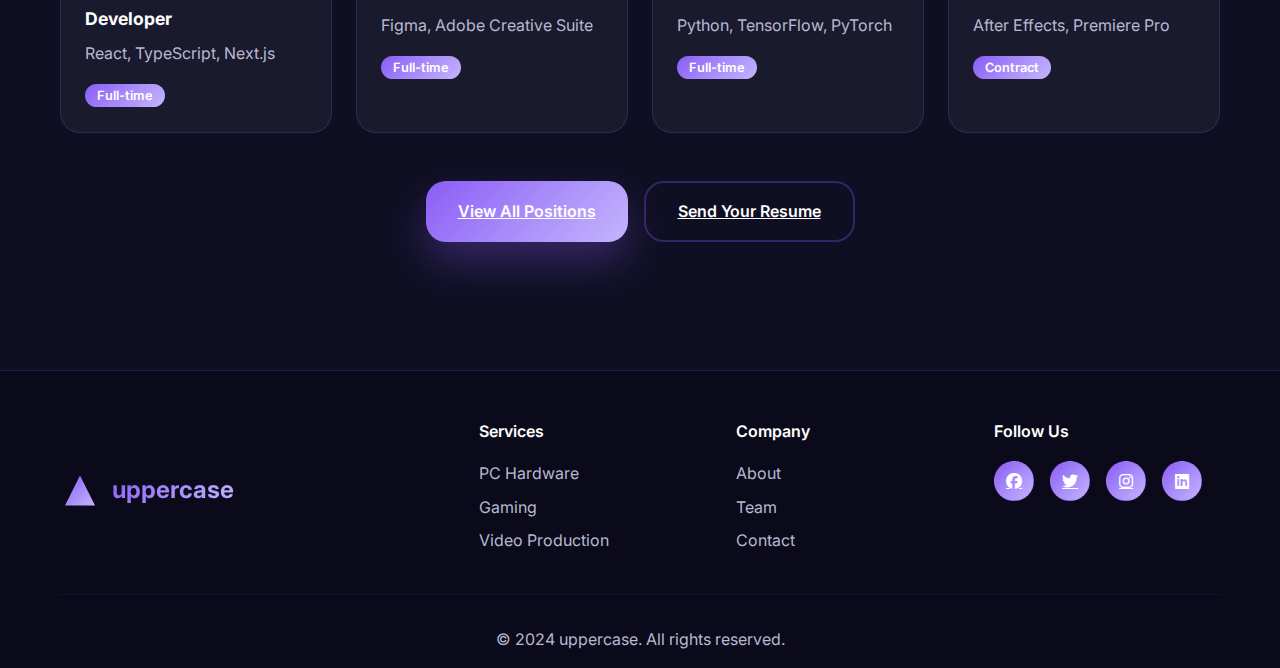
<file: team.html>
<!DOCTYPE html>
<html lang="en">
<head>
    <meta charset="UTF-8">
    <meta name="viewport" content="width=device-width, initial-scale=1.0">
    <title>Our Team - uppercase</title>
    <link rel="stylesheet" href="styles.css">
    <link href="https://fonts.googleapis.com/css2?family=Inter:wght@300;400;500;600;700;800;900&display=swap" rel="stylesheet">
    <link rel="stylesheet" href="https://cdnjs.cloudflare.com/ajax/libs/font-awesome/6.4.0/css/all.min.css">
</head>
<body>
    <!-- Navigation -->
    <nav class="navbar">
        <div class="nav-container">
            <div class="nav-logo">
                <div class="logo-icon">
                    <div class="logo-arrow"></div>
                </div>
                <span class="logo-text">uppercase</span>
            </div>
            <ul class="nav-menu">
                <li><a href="index.html" class="nav-link">Home</a></li>
                <li><a href="services.html" class="nav-link">Services</a></li>
                <li><a href="about.html" class="nav-link">About Us</a></li>
                <li><a href="team.html" class="nav-link active">Our Team</a></li>
                <li><a href="portfolio.html" class="nav-link">Portfolio</a></li>
                <li><a href="contact.html" class="nav-link">Contact</a></li>
            </ul>
            <div class="hamburger">
                <span class="bar"></span>
                <span class="bar"></span>
                <span class="bar"></span>
            </div>
        </div>
    </nav>

    <!-- Hero Section -->
    <section class="page-hero">
        <div class="container">
            <div class="page-hero-content">
                <h1 class="page-title">Our Team</h1>
                <p class="page-subtitle">Meet the creative minds and technical experts behind uppercase's success</p>
            </div>
        </div>
    </section>

    <!-- Team Section -->
    <section class="team-section">
        <div class="container">
            <div class="team-intro">
                <h2 class="section-title">Meet Our Experts</h2>
                <p class="section-subtitle">Our diverse team of designers, developers, and creative professionals work together to deliver exceptional digital solutions.</p>
            </div>

            <div class="team-grid">
                <div class="team-member">
                    <div class="member-image">
                        <div class="image-placeholder">
                            <i class="fas fa-user"></i>
                        </div>
                        <div class="member-overlay">
                            <div class="social-links">
                                <a href="#"><i class="fab fa-linkedin"></i></a>
                                <a href="#"><i class="fab fa-twitter"></i></a>
                                <a href="#"><i class="fab fa-github"></i></a>
                            </div>
                        </div>
                    </div>
                    <div class="member-info">
                        <h3>Alex Chen</h3>
                        <p class="member-role">CEO & Founder</p>
                        <p class="member-bio">Visionary leader with 10+ years in digital innovation. Alex founded uppercase with a mission to bridge creativity and technology.</p>
                        <div class="member-skills">
                            <span>Strategy</span>
                            <span>Leadership</span>
                            <span>Innovation</span>
                        </div>
                    </div>
                </div>

                <div class="team-member">
                    <div class="member-image">
                        <div class="image-placeholder">
                            <i class="fas fa-user"></i>
                        </div>
                        <div class="member-overlay">
                            <div class="social-links">
                                <a href="#"><i class="fab fa-linkedin"></i></a>
                                <a href="#"><i class="fab fa-twitter"></i></a>
                                <a href="#"><i class="fab fa-dribbble"></i></a>
                            </div>
                        </div>
                    </div>
                    <div class="member-info">
                        <h3>Sarah Johnson</h3>
                        <p class="member-role">Creative Director</p>
                        <p class="member-bio">Award-winning designer with a passion for creating stunning visual experiences that captivate and engage users.</p>
                        <div class="member-skills">
                            <span>UI/UX Design</span>
                            <span>Branding</span>
                            <span>Creative Strategy</span>
                        </div>
                    </div>
                </div>

                <div class="team-member">
                    <div class="member-image">
                        <div class="image-placeholder">
                            <i class="fas fa-user"></i>
                        </div>
                        <div class="member-overlay">
                            <div class="social-links">
                                <a href="#"><i class="fab fa-linkedin"></i></a>
                                <a href="#"><i class="fab fa-github"></i></a>
                                <a href="#"><i class="fab fa-stack-overflow"></i></a>
                            </div>
                        </div>
                    </div>
                    <div class="member-info">
                        <h3>Marcus Rodriguez</h3>
                        <p class="member-role">Lead Developer</p>
                        <p class="member-bio">Full-stack developer with expertise in modern web technologies and a passion for building scalable applications.</p>
                        <div class="member-skills">
                            <span>React</span>
                            <span>Node.js</span>
                            <span>Cloud Architecture</span>
                        </div>
                    </div>
                </div>

                <div class="team-member">
                    <div class="member-image">
                        <div class="image-placeholder">
                            <i class="fas fa-user"></i>
                        </div>
                        <div class="member-overlay">
                            <div class="social-links">
                                <a href="#"><i class="fab fa-linkedin"></i></a>
                                <a href="#"><i class="fab fa-twitter"></i></a>
                                <a href="#"><i class="fab fa-youtube"></i></a>
                            </div>
                        </div>
                    </div>
                    <div class="member-info">
                        <h3>Emily Watson</h3>
                        <p class="member-role">AI Specialist</p>
                        <p class="member-bio">Machine learning expert who brings AI-powered solutions to life, specializing in computer vision and natural language processing.</p>
                        <div class="member-skills">
                            <span>Machine Learning</span>
                            <span>Computer Vision</span>
                            <span>Python</span>
                        </div>
                    </div>
                </div>

                <div class="team-member">
                    <div class="member-image">
                        <div class="image-placeholder">
                            <i class="fas fa-user"></i>
                        </div>
                        <div class="member-overlay">
                            <div class="social-links">
                                <a href="#"><i class="fab fa-linkedin"></i></a>
                                <a href="#"><i class="fab fa-twitter"></i></a>
                                <a href="#"><i class="fab fa-instagram"></i></a>
                            </div>
                        </div>
                    </div>
                    <div class="member-info">
                        <h3>David Kim</h3>
                        <p class="member-role">Video Production Lead</p>
                        <p class="member-bio">Creative video producer with expertise in motion graphics, animation, and cutting-edge video production techniques.</p>
                        <div class="member-skills">
                            <span>Video Editing</span>
                            <span>Motion Graphics</span>
                            <span>Animation</span>
                        </div>
                    </div>
                </div>

                <div class="team-member">
                    <div class="member-image">
                        <div class="image-placeholder">
                            <i class="fas fa-user"></i>
                        </div>
                        <div class="member-overlay">
                            <div class="social-links">
                                <a href="#"><i class="fab fa-linkedin"></i></a>
                                <a href="#"><i class="fab fa-twitter"></i></a>
                                <a href="#"><i class="fab fa-github"></i></a>
                            </div>
                        </div>
                    </div>
                    <div class="member-info">
                        <h3>Lisa Thompson</h3>
                        <p class="member-role">Project Manager</p>
                        <p class="member-bio">Experienced project manager who ensures smooth delivery of complex projects while maintaining high quality standards.</p>
                        <div class="member-skills">
                            <span>Project Management</span>
                            <span>Agile</span>
                            <span>Client Relations</span>
                        </div>
                    </div>
                </div>
            </div>
        </div>
    </section>

    <!-- Culture Section -->
    <section class="culture-section">
        <div class="container">
            <h2 class="section-title">Our Culture</h2>
            <div class="culture-grid">
                <div class="culture-item">
                    <div class="culture-icon">
                        <i class="fas fa-lightbulb"></i>
                    </div>
                    <h3>Innovation First</h3>
                    <p>We encourage experimentation and embrace new technologies to stay at the forefront of digital innovation.</p>
                </div>

                <div class="culture-item">
                    <div class="culture-icon">
                        <i class="fas fa-users"></i>
                    </div>
                    <h3>Collaborative Spirit</h3>
                    <p>We believe the best solutions come from diverse perspectives working together towards a common goal.</p>
                </div>

                <div class="culture-item">
                    <div class="culture-icon">
                        <i class="fas fa-graduation-cap"></i>
                    </div>
                    <h3>Continuous Learning</h3>
                    <p>We invest in our team's growth through training, conferences, and opportunities to explore new technologies.</p>
                </div>

                <div class="culture-item">
                    <div class="culture-icon">
                        <i class="fas fa-heart"></i>
                    </div>
                    <h3>Work-Life Balance</h3>
                    <p>We value our team's well-being and offer flexible working arrangements and comprehensive benefits.</p>
                </div>
            </div>
        </div>
    </section>

    <!-- Join Us Section -->
    <section class="join-us-section">
        <div class="container">
            <div class="join-content">
                <h2 class="section-title">Join Our Team</h2>
                <p class="section-subtitle">We're always looking for talented individuals who share our passion for innovation and creativity.</p>
                
                <div class="open-positions">
                    <div class="position-card">
                        <h3>Senior Frontend Developer</h3>
                        <p>React, TypeScript, Next.js</p>
                        <span class="position-type">Full-time</span>
                    </div>

                    <div class="position-card">
                        <h3>UI/UX Designer</h3>
                        <p>Figma, Adobe Creative Suite</p>
                        <span class="position-type">Full-time</span>
                    </div>

                    <div class="position-card">
                        <h3>AI/ML Engineer</h3>
                        <p>Python, TensorFlow, PyTorch</p>
                        <span class="position-type">Full-time</span>
                    </div>

                    <div class="position-card">
                        <h3>Video Editor</h3>
                        <p>After Effects, Premiere Pro</p>
                        <span class="position-type">Contract</span>
                    </div>
                </div>

                <div class="join-cta">
                    <a href="contact.html" class="btn-primary">View All Positions</a>
                    <a href="contact.html" class="btn-secondary">Send Your Resume</a>
                </div>
            </div>
        </div>
    </section>

    <!-- Footer -->
    <footer class="footer">
        <div class="container">
            <div class="footer-content">
                <div class="footer-logo">
                    <div class="logo-icon">
                        <div class="logo-arrow"></div>
                    </div>
                    <span class="logo-text">uppercase</span>
                </div>
                <div class="footer-links">
                    <div class="footer-column">
                        <h4>Services</h4>
                        <ul>
                            <li><a href="pc-hardware.html">PC Hardware</a></li>
                            <li><a href="gaming.html">Gaming</a></li>
                            <li><a href="video-production.html">Video Production</a></li>
                        </ul>
                    </div>
                    <div class="footer-column">
                        <h4>Company</h4>
                        <ul>
                            <li><a href="about.html">About</a></li>
                            <li><a href="team.html">Team</a></li>
                            <li><a href="contact.html">Contact</a></li>
                        </ul>
                    </div>
                    <div class="footer-column">
                        <h4>Follow Us</h4>
                        <div class="social-links">
                            <a href="#"><i class="fab fa-facebook"></i></a>
                            <a href="#"><i class="fab fa-twitter"></i></a>
                            <a href="#"><i class="fab fa-instagram"></i></a>
                            <a href="#"><i class="fab fa-linkedin"></i></a>
                        </div>
                    </div>
                </div>
            </div>
            <div class="footer-bottom">
                <p>&copy; 2024 uppercase. All rights reserved.</p>
            </div>
        </div>
    </footer>

    <script src="script.js"></script>
</body>
</html>
</file>
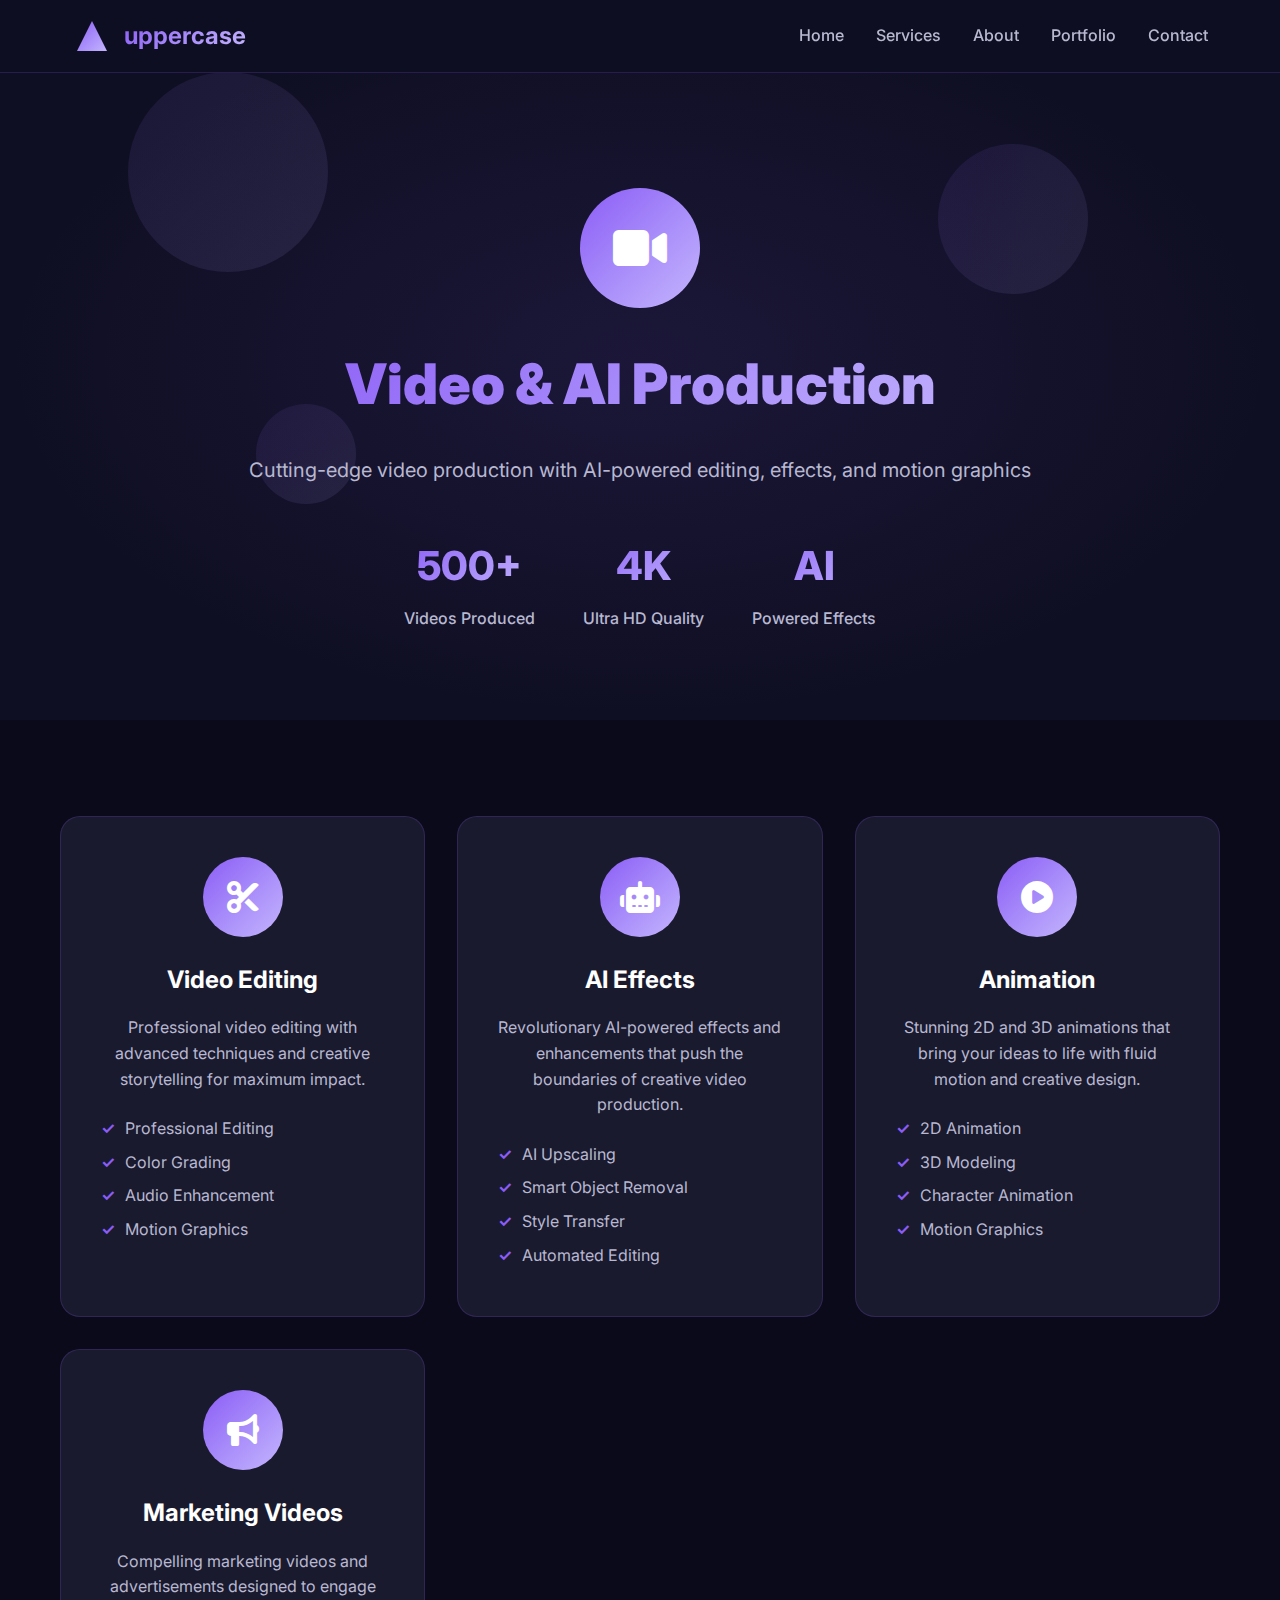
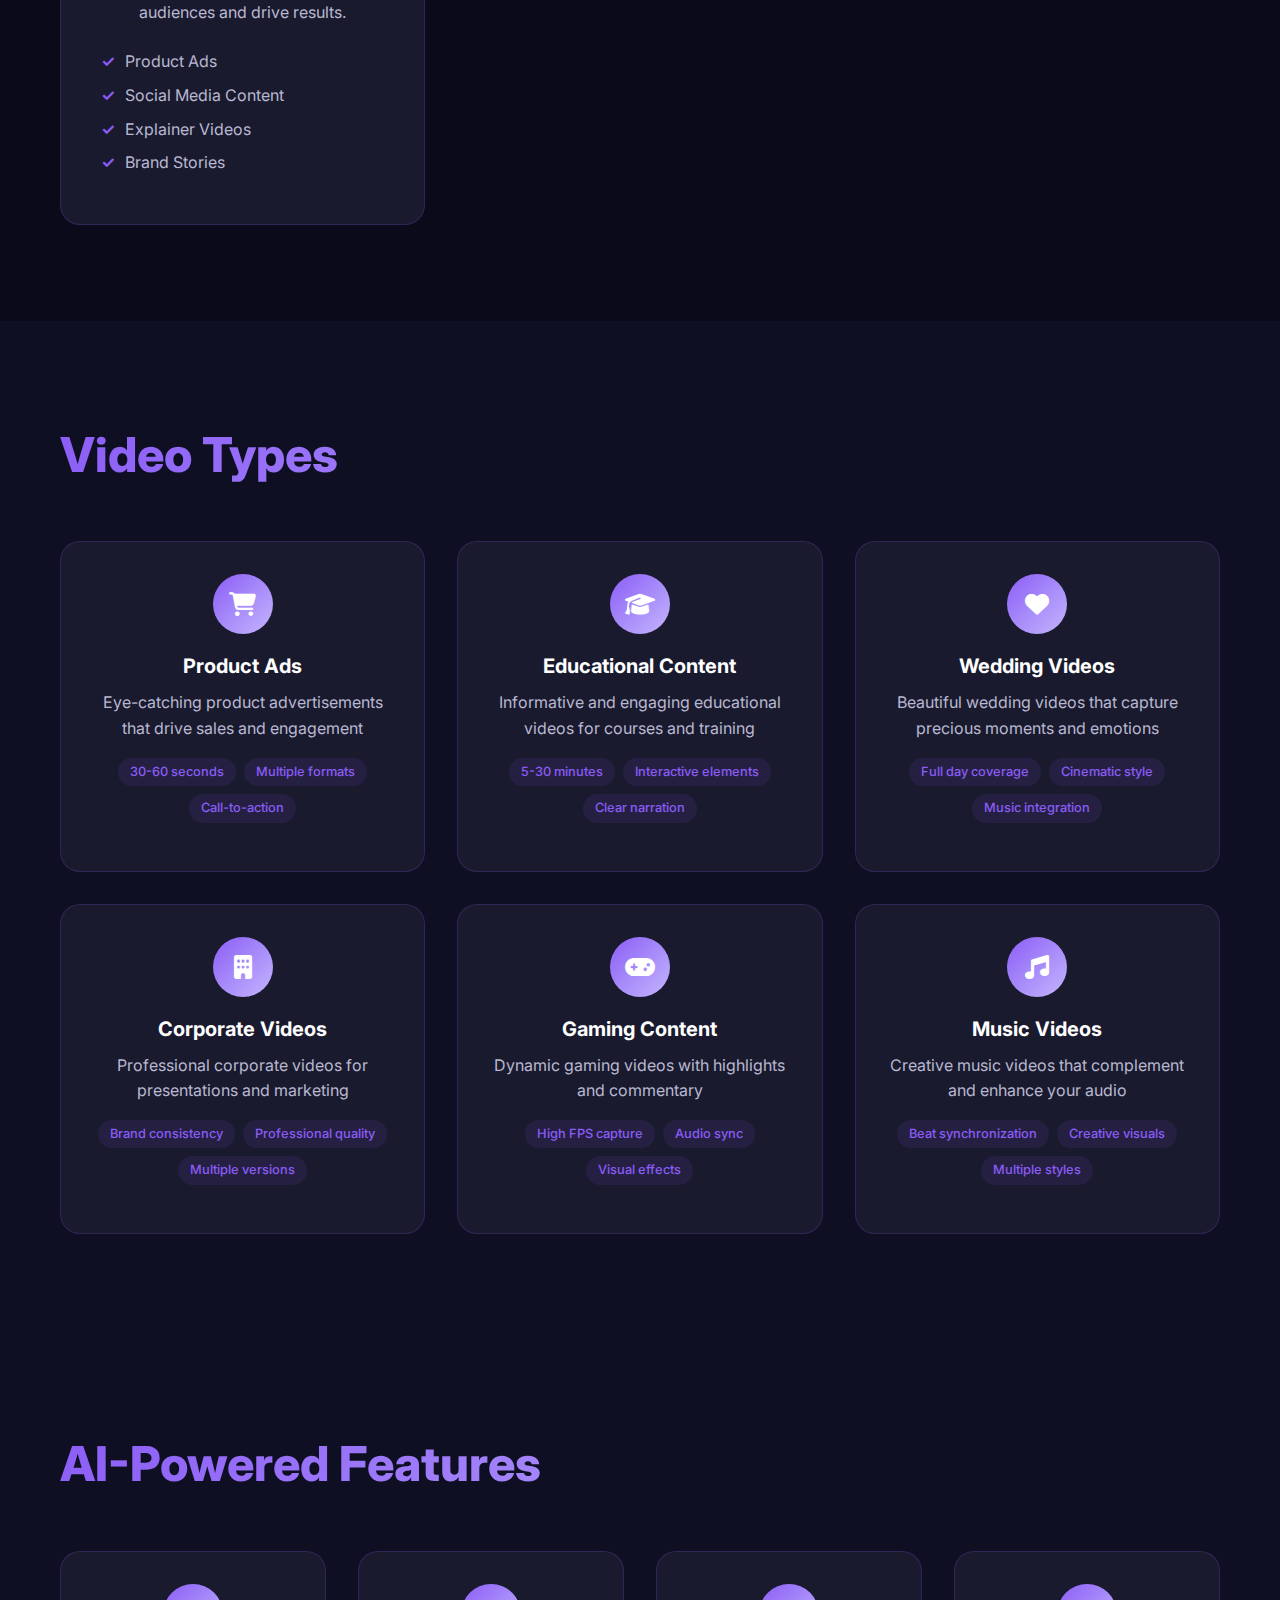
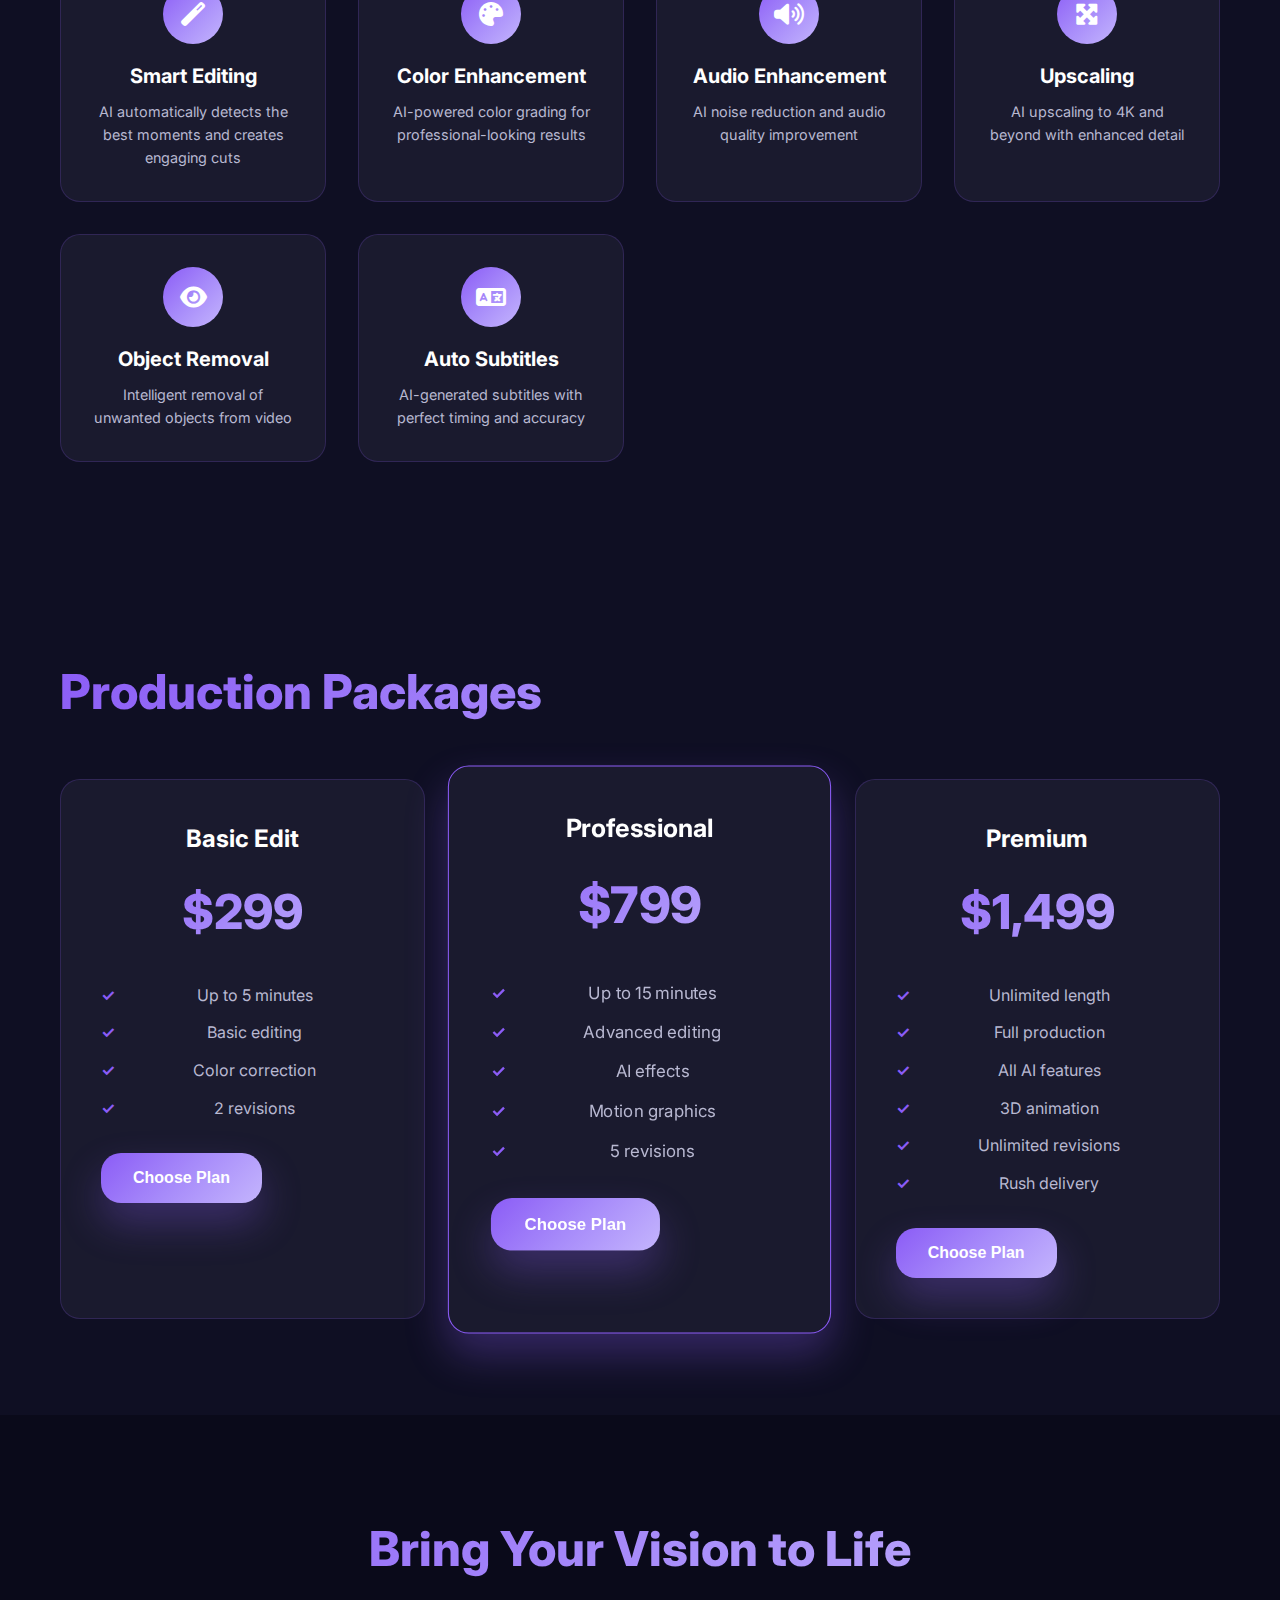
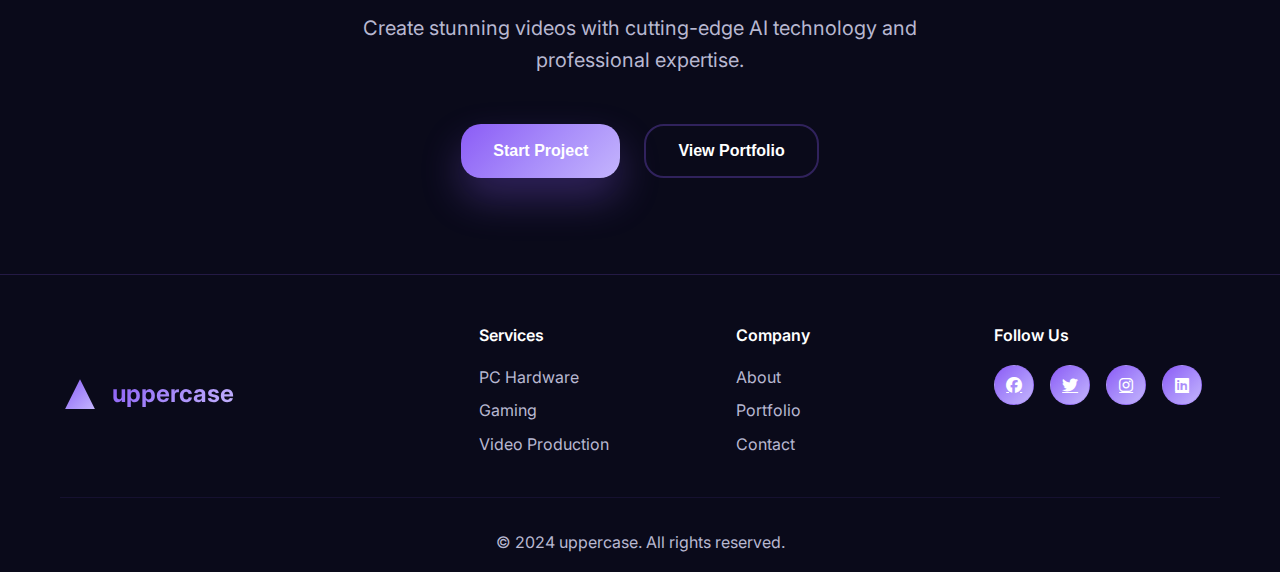
<file: video-production.html>
<!DOCTYPE html>
<html lang="en">
<head>
    <meta charset="UTF-8">
    <meta name="viewport" content="width=device-width, initial-scale=1.0">
    <title>Video & AI Production - uppercase</title>
    <link rel="icon" type="image/png" href="White-Logo JiySync-4.png">
    <link rel="stylesheet" href="styles.css">
    <link href="https://fonts.googleapis.com/css2?family=Inter:wght@300;400;500;600;700;800;900&display=swap" rel="stylesheet">
    <link rel="stylesheet" href="https://cdnjs.cloudflare.com/ajax/libs/font-awesome/6.4.0/css/all.min.css">
</head>
<body>
    <!-- Navigation -->
    <nav class="navbar">
        <div class="nav-container">
            <a href="index.html" class="nav-logo">
                <div class="logo-icon">
                    <div class="logo-arrow"></div>
                </div>
                <span class="logo-text">uppercase</span>
            </a>
            <ul class="nav-menu">
                <li><a href="index.html" class="nav-link">Home</a></li>
                <li><a href="index.html#services" class="nav-link">Services</a></li>
                <li><a href="index.html#about" class="nav-link">About</a></li>
                <li><a href="index.html#portfolio" class="nav-link">Portfolio</a></li>
                <li><a href="index.html#contact" class="nav-link">Contact</a></li>
            </ul>
            <div class="hamburger">
                <span class="bar"></span>
                <span class="bar"></span>
                <span class="bar"></span>
            </div>
        </div>
    </nav>

    <!-- Hero Section -->
    <section class="service-hero">
        <div class="service-hero-bg">
            <div class="floating-elements">
                <div class="floating-shape shape-1"></div>
                <div class="floating-shape shape-2"></div>
                <div class="floating-shape shape-3"></div>
            </div>
        </div>
        <div class="container">
            <div class="service-hero-content">
                <div class="service-icon-large">
                    <i class="fas fa-video"></i>
                </div>
                <h1 class="service-title">Video & AI Production</h1>
                <p class="service-subtitle">Cutting-edge video production with AI-powered editing, effects, and motion graphics</p>
                <div class="service-stats">
                    <div class="stat">
                        <h3>500+</h3>
                        <p>Videos Produced</p>
                    </div>
 <div class="stat">
                        <h3>4K</h3>
                        <p>Ultra HD Quality</p>
                    </div>
                    <div class="stat">
                        <h3>AI</h3>
                        <p>Powered Effects</p>
                    </div>
                </div>
            </div>
        </div>
    </section>

    <!-- Services Details -->
    <section class="service-details">
        <div class="container">
            <div class="service-grid">
                <div class="service-feature">
                    <div class="feature-icon">
                        <i class="fas fa-cut"></i>
                    </div>
                    <h3>Video Editing</h3>
                    <p>Professional video editing with advanced techniques and creative storytelling for maximum impact.</p>
                    <ul class="feature-list">
                        <li>Professional Editing</li>
                        <li>Color Grading</li>
                        <li>Audio Enhancement</li>
                        <li>Motion Graphics</li>
                    </ul>
                </div>

                <div class="service-feature">
                    <div class="feature-icon">
                        <i class="fas fa-robot"></i>
                    </div>
                    <h3>AI Effects</h3>
                    <p>Revolutionary AI-powered effects and enhancements that push the boundaries of creative video production.</p>
                    <ul class="feature-list">
                        <li>AI Upscaling</li>
                        <li>Smart Object Removal</li>
                        <li>Style Transfer</li>
                        <li>Automated Editing</li>
                    </ul>
                </div>

                <div class="service-feature">
                    <div class="feature-icon">
                        <i class="fas fa-play-circle"></i>
                    </div>
                    <h3>Animation</h3>
                    <p>Stunning 2D and 3D animations that bring your ideas to life with fluid motion and creative design.</p>
                    <ul class="feature-list">
                        <li>2D Animation</li>
                        <li>3D Modeling</li>
                        <li>Character Animation</li>
                        <li>Motion Graphics</li>
                    </ul>
                </div>

                <div class="service-feature">
                    <div class="feature-icon">
                        <i class="fas fa-bullhorn"></i>
                    </div>
                    <h3>Marketing Videos</h3>
                    <p>Compelling marketing videos and advertisements designed to engage audiences and drive results.</p>
                    <ul class="feature-list">
                        <li>Product Ads</li>
                        <li>Social Media Content</li>
                        <li>Explainer Videos</li>
                        <li>Brand Stories</li>
                    </ul>
                </div>
            </div>
        </div>
    </section>

    <!-- Video Types -->
    <section class="video-types">
        <div class="container">
            <h2 class="section-title">Video Types</h2>
            <div class="types-grid">
                <div class="type-card">
                    <div class="type-icon">
                        <i class="fas fa-shopping-cart"></i>
                    </div>
                    <h3>Product Ads</h3>
                    <p>Eye-catching product advertisements that drive sales and engagement</p>
                    <div class="type-features">
                        <span>30-60 seconds</span>
                        <span>Multiple formats</span>
                        <span>Call-to-action</span>
                    </div>
                </div>

                <div class="type-card">
                    <div class="type-icon">
                        <i class="fas fa-graduation-cap"></i>
                    </div>
                    <h3>Educational Content</h3>
                    <p>Informative and engaging educational videos for courses and training</p>
                    <div class="type-features">
                        <span>5-30 minutes</span>
                        <span>Interactive elements</span>
                        <span>Clear narration</span>
                    </div>
                </div>

                <div class="type-card">
                    <div class="type-icon">
                        <i class="fas fa-heart"></i>
                    </div>
                    <h3>Wedding Videos</h3>
                    <p>Beautiful wedding videos that capture precious moments and emotions</p>
                    <div class="type-features">
                        <span>Full day coverage</span>
                        <span>Cinematic style</span>
                        <span>Music integration</span>
                    </div>
                </div>

                <div class="type-card">
                    <div class="type-icon">
                        <i class="fas fa-building"></i>
                    </div>
                    <h3>Corporate Videos</h3>
                    <p>Professional corporate videos for presentations and marketing</p>
                    <div class="type-features">
                        <span>Brand consistency</span>
                        <span>Professional quality</span>
                        <span>Multiple versions</span>
                    </div>
                </div>

                <div class="type-card">
                    <div class="type-icon">
                        <i class="fas fa-gamepad"></i>
                    </div>
                    <h3>Gaming Content</h3>
                    <p>Dynamic gaming videos with highlights and commentary</p>
                    <div class="type-features">
                        <span>High FPS capture</span>
                        <span>Audio sync</span>
                        <span>Visual effects</span>
                    </div>
                </div>

                <div class="type-card">
                    <div class="type-icon">
                        <i class="fas fa-music"></i>
                    </div>
                    <h3>Music Videos</h3>
                    <p>Creative music videos that complement and enhance your audio</p>
                    <div class="type-features">
                        <span>Beat synchronization</span>
                        <span>Creative visuals</span>
                        <span>Multiple styles</span>
                    </div>
                </div>
            </div>
        </div>
    </section>

    <!-- AI Features -->
    <section class="ai-features">
        <div class="container">
            <h2 class="section-title">AI-Powered Features</h2>
            <div class="ai-grid">
                <div class="ai-feature">
                    <div class="ai-icon">
                        <i class="fas fa-magic"></i>
                    </div>
                    <h3>Smart Editing</h3>
                    <p>AI automatically detects the best moments and creates engaging cuts</p>
                </div>

                <div class="ai-feature">
                    <div class="ai-icon">
                        <i class="fas fa-palette"></i>
                    </div>
                    <h3>Color Enhancement</h3>
                    <p>AI-powered color grading for professional-looking results</p>
                </div>

                <div class="ai-feature">
                    <div class="ai-icon">
                        <i class="fas fa-volume-up"></i>
                    </div>
                    <h3>Audio Enhancement</h3>
                    <p>AI noise reduction and audio quality improvement</p>
                </div>

                <div class="ai-feature">
                    <div class="ai-icon">
                        <i class="fas fa-expand-arrows-alt"></i>
                    </div>
                    <h3>Upscaling</h3>
                    <p>AI upscaling to 4K and beyond with enhanced detail</p>
                </div>

                <div class="ai-feature">
                    <div class="ai-icon">
                        <i class="fas fa-eye"></i>
                    </div>
                    <h3>Object Removal</h3>
                    <p>Intelligent removal of unwanted objects from video</p>
                </div>

                <div class="ai-feature">
                    <div class="ai-icon">
                        <i class="fas fa-language"></i>
                    </div>
                    <h3>Auto Subtitles</h3>
                    <p>AI-generated subtitles with perfect timing and accuracy</p>
                </div>
            </div>
        </div>
    </section>

    <!-- Pricing Section -->
    <section class="pricing-section">
        <div class="container">
            <h2 class="section-title">Production Packages</h2>
            <div class="pricing-grid">
                <div class="pricing-card">
                    <h3>Basic Edit</h3>
                    <div class="price">$299</div>
                    <ul class="pricing-features">
                        <li>Up to 5 minutes</li>
                        <li>Basic editing</li>
                        <li>Color correction</li>
                        <li>2 revisions</li>
                    </ul>
                    <button class="btn-primary">Choose Plan</button>
                </div>

                <div class="pricing-card featured">
                    <h3>Professional</h3>
                    <div class="price">$799</div>
                    <ul class="pricing-features">
                        <li>Up to 15 minutes</li>
                        <li>Advanced editing</li>
                        <li>AI effects</li>
                        <li>Motion graphics</li>
                        <li>5 revisions</li>
                    </ul>
                    <button class="btn-primary">Choose Plan</button>
                </div>

                <div class="pricing-card">
                    <h3>Premium</h3>
                    <div class="price">$1,499</div>
                    <ul class="pricing-features">
                        <li>Unlimited length</li>
                        <li>Full production</li>
                        <li>All AI features</li>
                        <li>3D animation</li>
                        <li>Unlimited revisions</li>
                        <li>Rush delivery</li>
                    </ul>
                    <button class="btn-primary">Choose Plan</button>
                </div>
            </div>
        </div>
    </section>

    <!-- CTA Section -->
    <section class="cta-section">
        <div class="container">
            <div class="cta-content">
                <h2>Bring Your Vision to Life</h2>
                <p>Create stunning videos with cutting-edge AI technology and professional expertise.</p>
                <div class="cta-buttons">
                    <button class="btn-primary">Start Project</button>
                    <button class="btn-secondary">View Portfolio</button>
                </div>
            </div>
        </div>
    </section>

    <!-- Footer -->
    <footer class="footer">
        <div class="container">
            <div class="footer-content">
                <div class="footer-logo">
                    <div class="logo-icon">
                        <div class="logo-arrow"></div>
                    </div>
                    <span class="logo-text">uppercase</span>
                </div>
                <div class="footer-links">
                    <div class="footer-column">
                        <h4>Services</h4>
                        <ul>
                            <li><a href="pc-hardware.html">PC Hardware</a></li>
                            <li><a href="gaming.html">Gaming</a></li>
                            <li><a href="video-production.html">Video Production</a></li>
                        </ul>
                    </div>
                    <div class="footer-column">
                        <h4>Company</h4>
                        <ul>
                            <li><a href="index.html#about">About</a></li>
                            <li><a href="index.html#portfolio">Portfolio</a></li>
                            <li><a href="index.html#contact">Contact</a></li>
                        </ul>
                    </div>
                    <div class="footer-column">
                        <h4>Follow Us</h4>
                        <div class="social-links">
                            <a href="#"><i class="fab fa-facebook"></i></a>
                            <a href="#"><i class="fab fa-twitter"></i></a>
                            <a href="#"><i class="fab fa-instagram"></i></a>
                            <a href="#"><i class="fab fa-linkedin"></i></a>
                        </div>
                    </div>
                </div>
            </div>
            <div class="footer-bottom">
                <p>&copy; 2024 uppercase. All rights reserved.</p>
            </div>
        </div>
    </footer>

    <script src="script.js"></script>
</body>
</html>
</file>
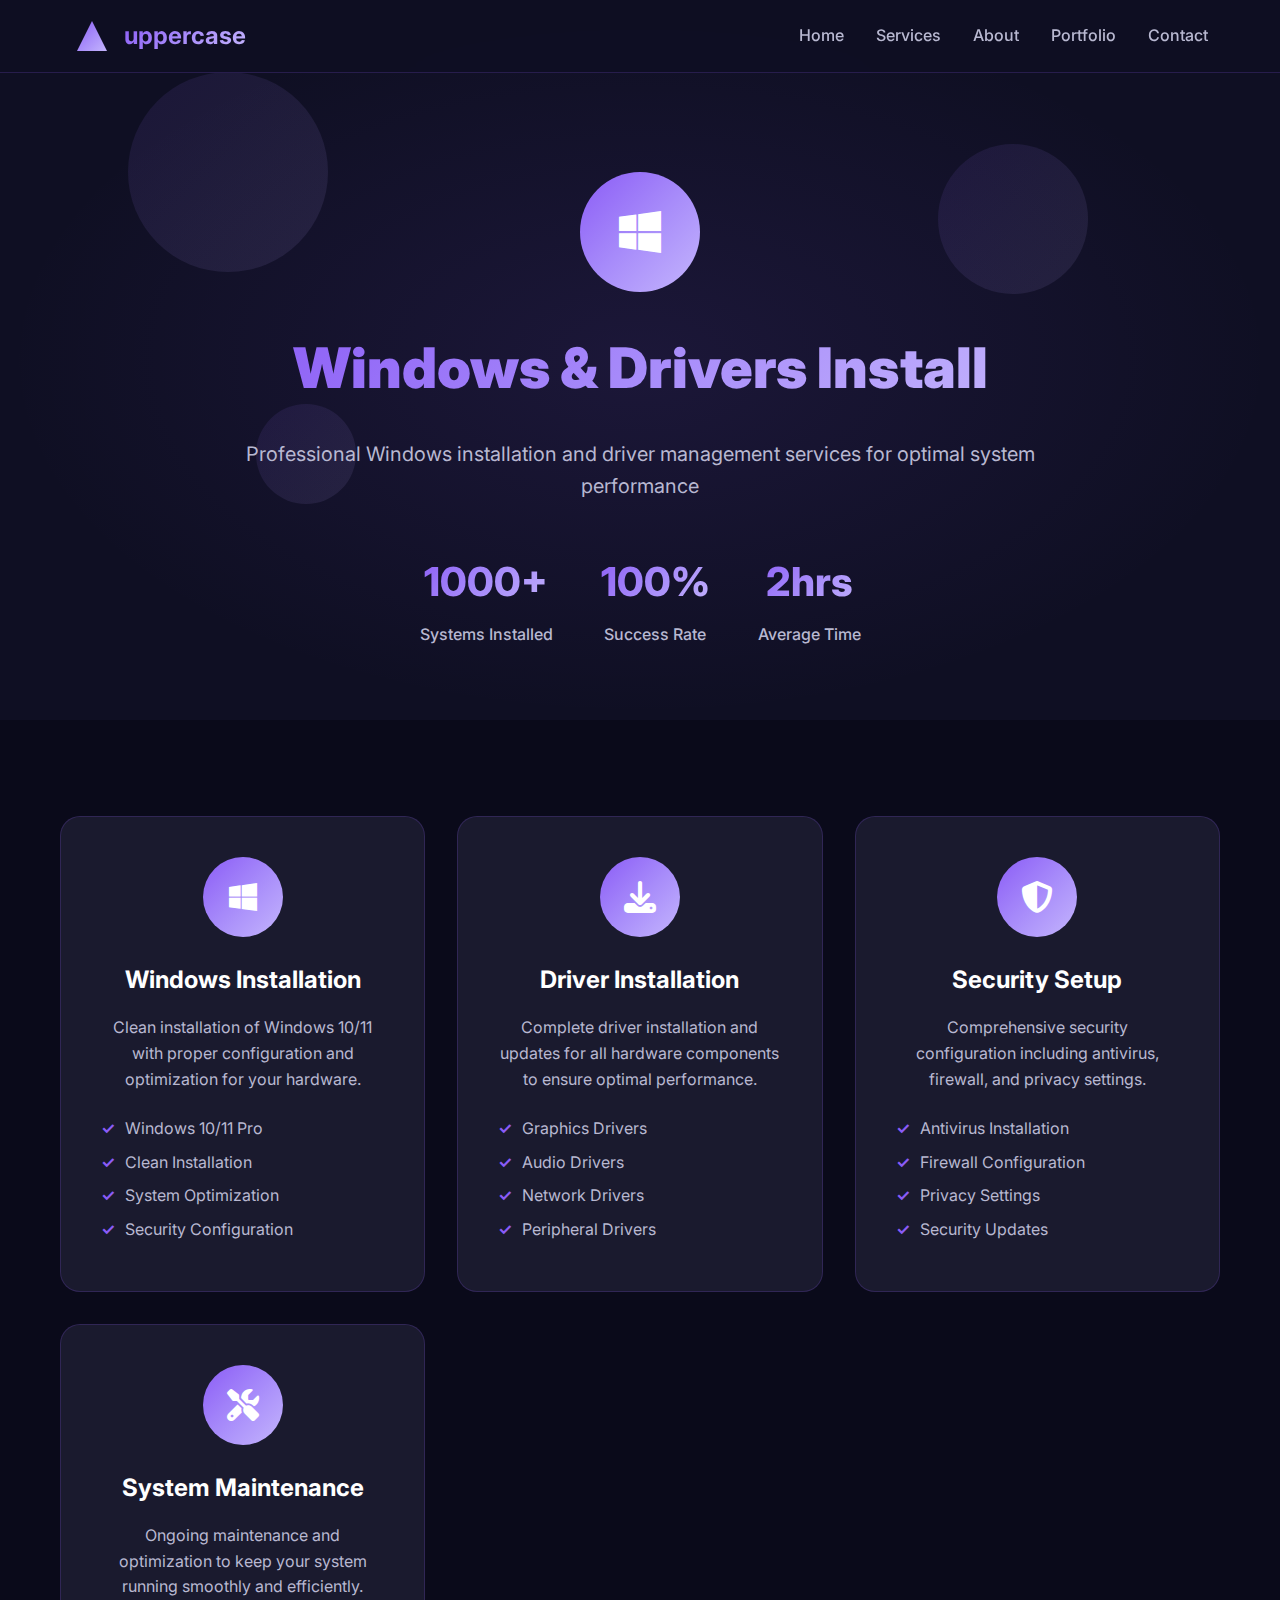
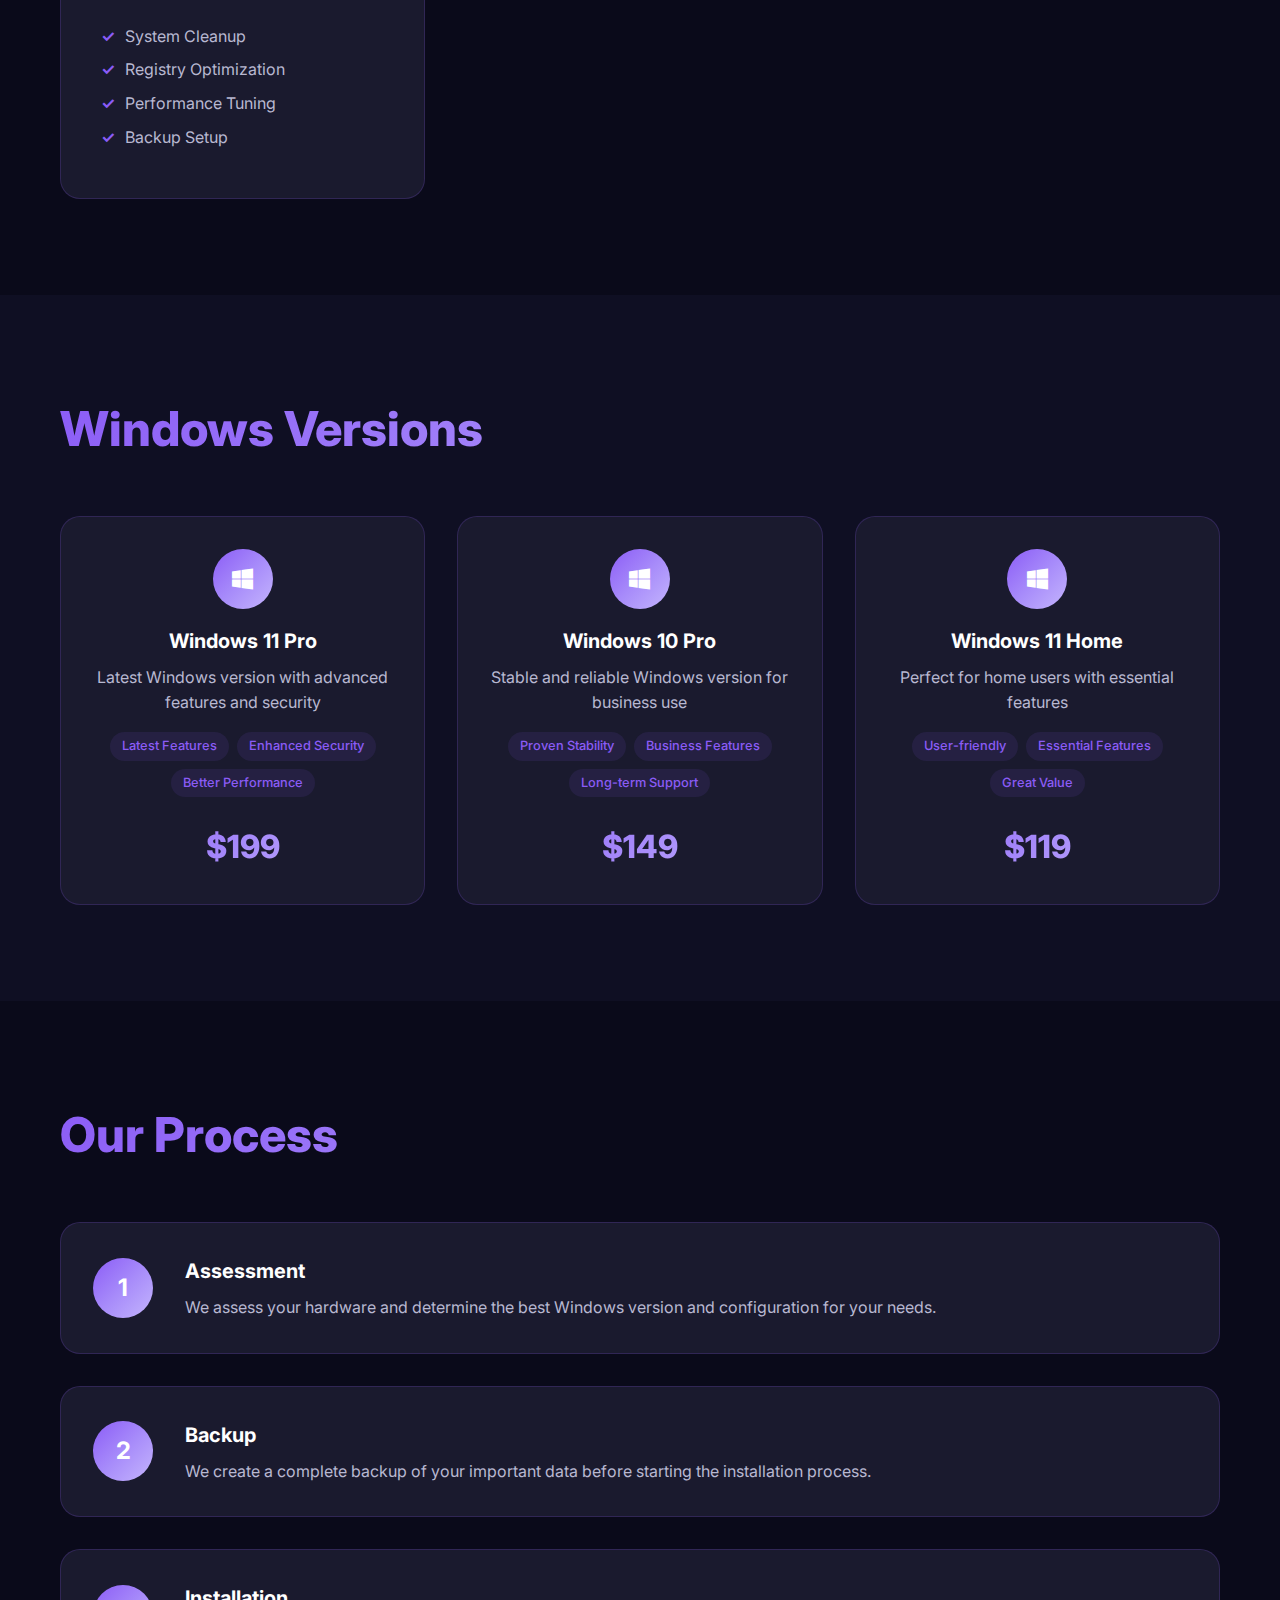
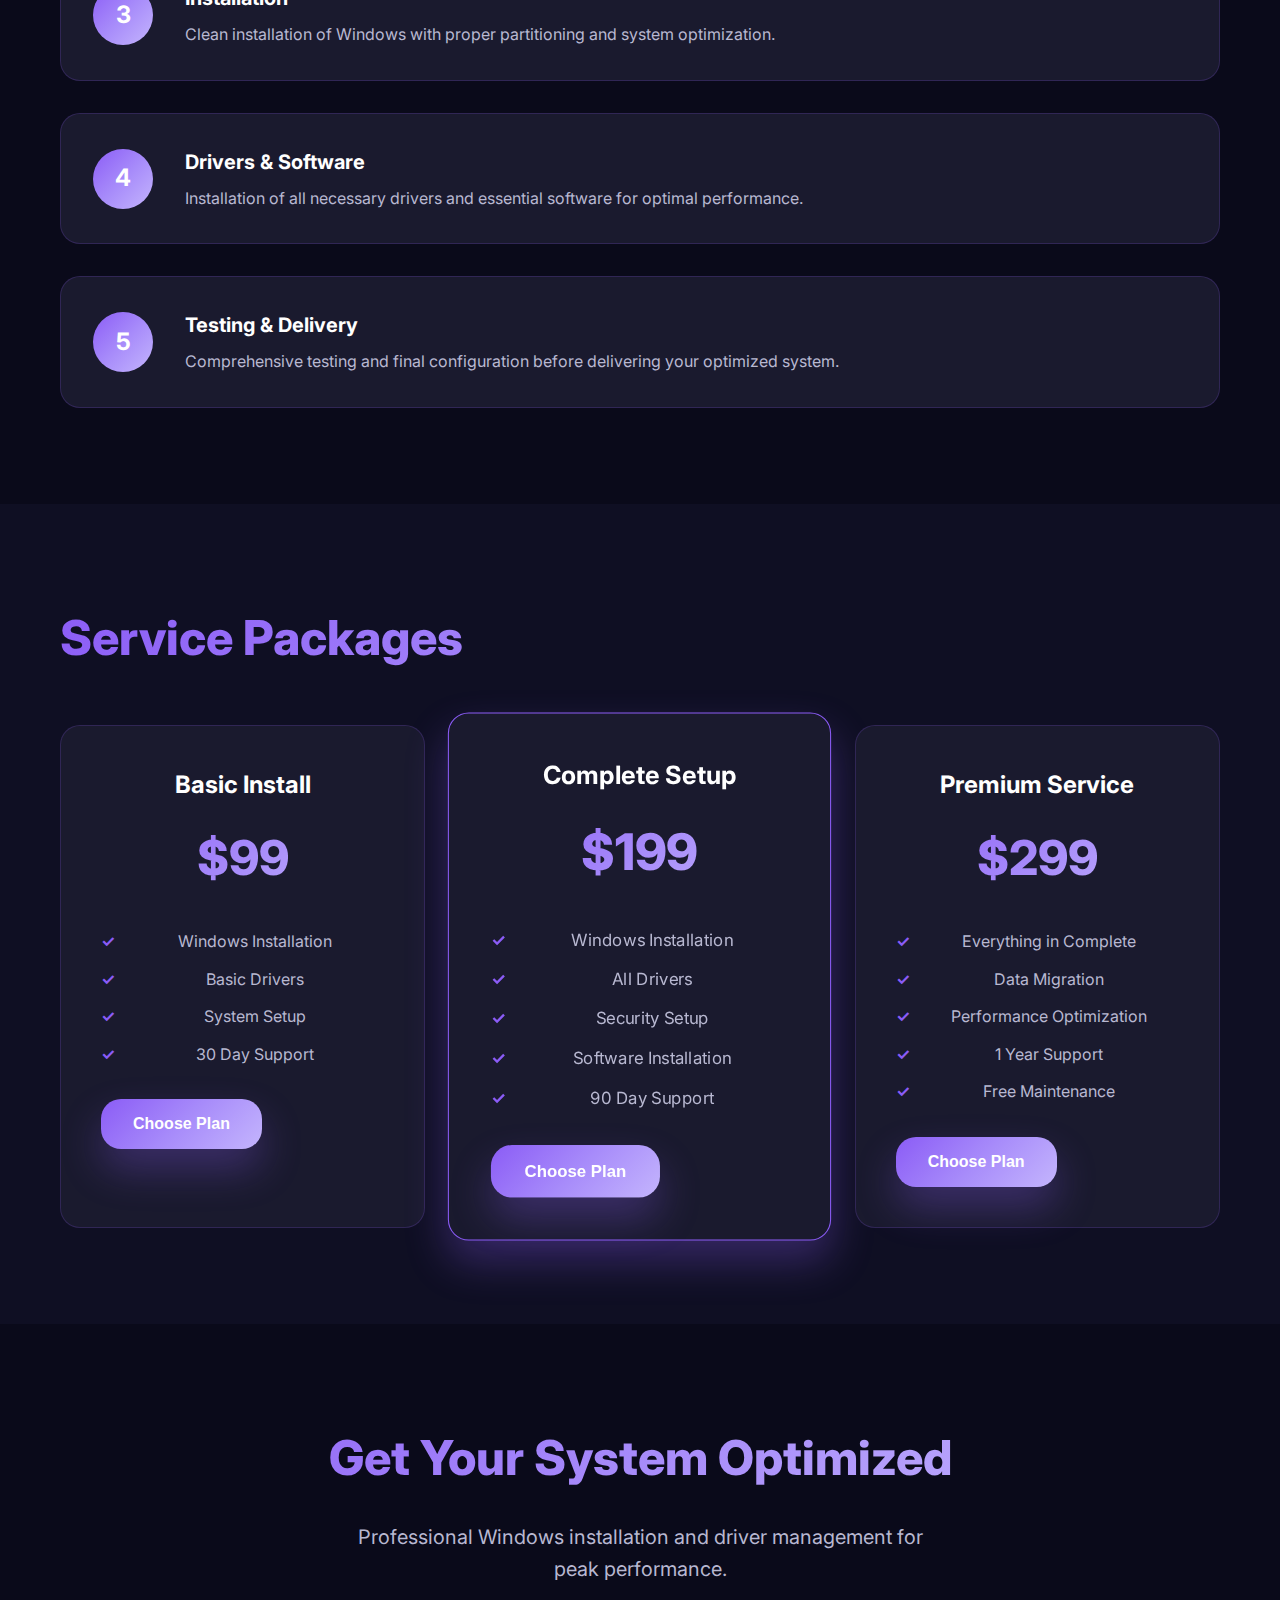
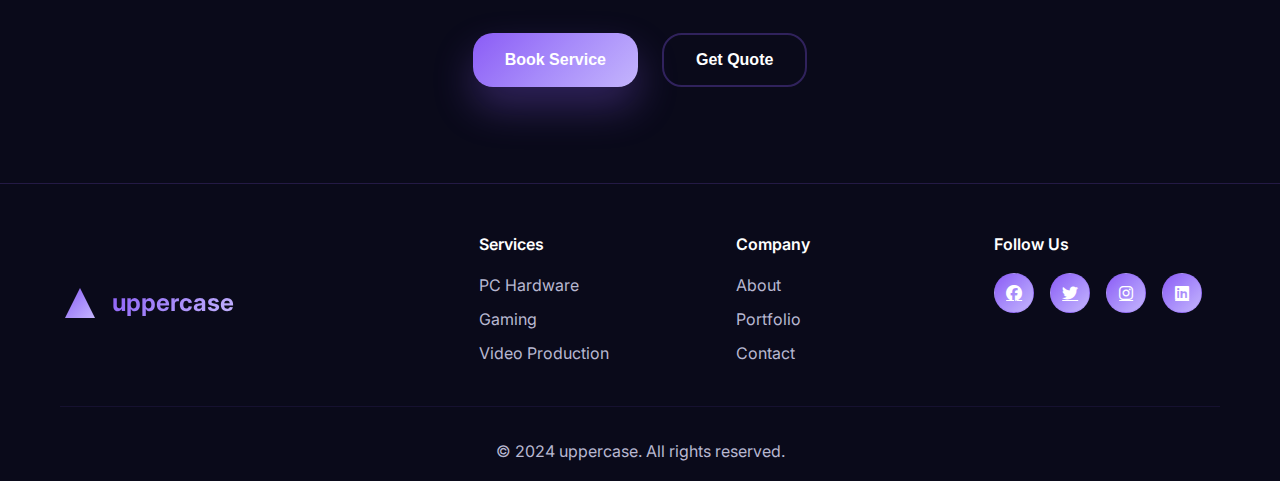
<file: windows.html>
<!DOCTYPE html>
<html lang="en">
<head>
    <meta charset="UTF-8">
    <meta name="viewport" content="width=device-width, initial-scale=1.0">
    <title>Windows & Drivers Install - uppercase</title>
    <link rel="stylesheet" href="styles.css">
    <link href="https://fonts.googleapis.com/css2?family=Inter:wght@300;400;500;600;700;800;900&display=swap" rel="stylesheet">
    <link rel="stylesheet" href="https://cdnjs.cloudflare.com/ajax/libs/font-awesome/6.4.0/css/all.min.css">
</head>
<body>
    <!-- Navigation -->
    <nav class="navbar">
        <div class="nav-container">
            <div class="nav-logo">
                <div class="logo-icon">
                    <div class="logo-arrow"></div>
                </div>
                <span class="logo-text">uppercase</span>
            </div>
            <ul class="nav-menu">
                <li><a href="index.html" class="nav-link">Home</a></li>
                <li><a href="index.html#services" class="nav-link">Services</a></li>
                <li><a href="index.html#about" class="nav-link">About</a></li>
                <li><a href="index.html#portfolio" class="nav-link">Portfolio</a></li>
                <li><a href="index.html#contact" class="nav-link">Contact</a></li>
            </ul>
            <div class="hamburger">
                <span class="bar"></span>
                <span class="bar"></span>
                <span class="bar"></span>
            </div>
        </div>
    </nav>

    <!-- Hero Section -->
    <section class="service-hero">
        <div class="service-hero-bg">
            <div class="floating-elements">
                <div class="floating-shape shape-1"></div>
                <div class="floating-shape shape-2"></div>
                <div class="floating-shape shape-3"></div>
            </div>
        </div>
        <div class="container">
            <div class="service-hero-content">
                <div class="service-icon-large">
                    <i class="fab fa-windows"></i>
                </div>
                <h1 class="service-title">Windows & Drivers Install</h1>
                <p class="service-subtitle">Professional Windows installation and driver management services for optimal system performance</p>
                <div class="service-stats">
                    <div class="stat">
                        <h3>1000+</h3>
                        <p>Systems Installed</p>
                    </div>
                    <div class="stat">
                        <h3>100%</h3>
                        <p>Success Rate</p>
                    </div>
                    <div class="stat">
                        <h3>2hrs</h3>
                        <p>Average Time</p>
                    </div>
                </div>
            </div>
        </div>
    </section>

    <!-- Services Details -->
    <section class="service-details">
        <div class="container">
            <div class="service-grid">
                <div class="service-feature">
                    <div class="feature-icon">
                        <i class="fab fa-windows"></i>
                    </div>
                    <h3>Windows Installation</h3>
                    <p>Clean installation of Windows 10/11 with proper configuration and optimization for your hardware.</p>
                    <ul class="feature-list">
                        <li>Windows 10/11 Pro</li>
                        <li>Clean Installation</li>
                        <li>System Optimization</li>
                        <li>Security Configuration</li>
                    </ul>
                </div>

                <div class="service-feature">
                    <div class="feature-icon">
                        <i class="fas fa-download"></i>
                    </div>
                    <h3>Driver Installation</h3>
                    <p>Complete driver installation and updates for all hardware components to ensure optimal performance.</p>
                    <ul class="feature-list">
                        <li>Graphics Drivers</li>
                        <li>Audio Drivers</li>
                        <li>Network Drivers</li>
                        <li>Peripheral Drivers</li>
                    </ul>
                </div>

                <div class="service-feature">
                    <div class="feature-icon">
                        <i class="fas fa-shield-alt"></i>
                    </div>
                    <h3>Security Setup</h3>
                    <p>Comprehensive security configuration including antivirus, firewall, and privacy settings.</p>
                    <ul class="feature-list">
                        <li>Antivirus Installation</li>
                        <li>Firewall Configuration</li>
                        <li>Privacy Settings</li>
                        <li>Security Updates</li>
                    </ul>
                </div>

                <div class="service-feature">
                    <div class="feature-icon">
                        <i class="fas fa-tools"></i>
                    </div>
                    <h3>System Maintenance</h3>
                    <p>Ongoing maintenance and optimization to keep your system running smoothly and efficiently.</p>
                    <ul class="feature-list">
                        <li>System Cleanup</li>
                        <li>Registry Optimization</li>
                        <li>Performance Tuning</li>
                        <li>Backup Setup</li>
                    </ul>
                </div>
            </div>
        </div>
    </section>

    <!-- Windows Versions -->
    <section class="windows-versions">
        <div class="container">
            <h2 class="section-title">Windows Versions</h2>
            <div class="versions-grid">
                <div class="version-card">
                    <div class="version-icon">
                        <i class="fab fa-windows"></i>
                    </div>
                    <h3>Windows 11 Pro</h3>
                    <p>Latest Windows version with advanced features and security</p>
                    <div class="version-features">
                        <span>Latest Features</span>
                        <span>Enhanced Security</span>
                        <span>Better Performance</span>
                    </div>
                    <div class="version-price">$199</div>
                </div>

                <div class="version-card">
                    <div class="version-icon">
                        <i class="fab fa-windows"></i>
                    </div>
                    <h3>Windows 10 Pro</h3>
                    <p>Stable and reliable Windows version for business use</p>
                    <div class="version-features">
                        <span>Proven Stability</span>
                        <span>Business Features</span>
                        <span>Long-term Support</span>
                    </div>
                    <div class="version-price">$149</div>
                </div>

                <div class="version-card">
                    <div class="version-icon">
                        <i class="fab fa-windows"></i>
                    </div>
                    <h3>Windows 11 Home</h3>
                    <p>Perfect for home users with essential features</p>
                    <div class="version-features">
                        <span>User-friendly</span>
                        <span>Essential Features</span>
                        <span>Great Value</span>
                    </div>
                    <div class="version-price">$119</div>
                </div>
            </div>
        </div>
    </section>

    <!-- Process Section -->
    <section class="process-section">
        <div class="container">
            <h2 class="section-title">Our Process</h2>
            <div class="process-steps">
                <div class="process-step">
                    <div class="step-number">1</div>
                    <div class="step-content">
                        <h3>Assessment</h3>
                        <p>We assess your hardware and determine the best Windows version and configuration for your needs.</p>
                    </div>
                </div>

                <div class="process-step">
                    <div class="step-number">2</div>
                    <div class="step-content">
                        <h3>Backup</h3>
                        <p>We create a complete backup of your important data before starting the installation process.</p>
                    </div>
                </div>

                <div class="process-step">
                    <div class="step-number">3</div>
                    <div class="step-content">
                        <h3>Installation</h3>
                        <p>Clean installation of Windows with proper partitioning and system optimization.</p>
                    </div>
                </div>

                <div class="process-step">
                    <div class="step-number">4</div>
                    <div class="step-content">
                        <h3>Drivers & Software</h3>
                        <p>Installation of all necessary drivers and essential software for optimal performance.</p>
                    </div>
                </div>

                <div class="process-step">
                    <div class="step-number">5</div>
                    <div class="step-content">
                        <h3>Testing & Delivery</h3>
                        <p>Comprehensive testing and final configuration before delivering your optimized system.</p>
                    </div>
                </div>
            </div>
        </div>
    </section>

    <!-- Pricing Section -->
    <section class="pricing-section">
        <div class="container">
            <h2 class="section-title">Service Packages</h2>
            <div class="pricing-grid">
                <div class="pricing-card">
                    <h3>Basic Install</h3>
                    <div class="price">$99</div>
                    <ul class="pricing-features">
                        <li>Windows Installation</li>
                        <li>Basic Drivers</li>
                        <li>System Setup</li>
                        <li>30 Day Support</li>
                    </ul>
                    <button class="btn-primary">Choose Plan</button>
                </div>

                <div class="pricing-card featured">
                    <h3>Complete Setup</h3>
                    <div class="price">$199</div>
                    <ul class="pricing-features">
                        <li>Windows Installation</li>
                        <li>All Drivers</li>
                        <li>Security Setup</li>
                        <li>Software Installation</li>
                        <li>90 Day Support</li>
                    </ul>
                    <button class="btn-primary">Choose Plan</button>
                </div>

                <div class="pricing-card">
                    <h3>Premium Service</h3>
                    <div class="price">$299</div>
                    <ul class="pricing-features">
                        <li>Everything in Complete</li>
                        <li>Data Migration</li>
                        <li>Performance Optimization</li>
                        <li>1 Year Support</li>
                        <li>Free Maintenance</li>
                    </ul>
                    <button class="btn-primary">Choose Plan</button>
                </div>
            </div>
        </div>
    </section>

    <!-- CTA Section -->
    <section class="cta-section">
        <div class="container">
            <div class="cta-content">
                <h2>Get Your System Optimized</h2>
                <p>Professional Windows installation and driver management for peak performance.</p>
                <div class="cta-buttons">
                    <button class="btn-primary">Book Service</button>
                    <button class="btn-secondary">Get Quote</button>
                </div>
            </div>
        </div>
    </section>

    <!-- Footer -->
    <footer class="footer">
        <div class="container">
            <div class="footer-content">
                <div class="footer-logo">
                    <div class="logo-icon">
                        <div class="logo-arrow"></div>
                    </div>
                    <span class="logo-text">uppercase</span>
                </div>
                <div class="footer-links">
                    <div class="footer-column">
                        <h4>Services</h4>
                        <ul>
                            <li><a href="pc-hardware.html">PC Hardware</a></li>
                            <li><a href="gaming.html">Gaming</a></li>
                            <li><a href="video-production.html">Video Production</a></li>
                        </ul>
                    </div>
                    <div class="footer-column">
                        <h4>Company</h4>
                        <ul>
                            <li><a href="index.html#about">About</a></li>
                            <li><a href="index.html#portfolio">Portfolio</a></li>
                            <li><a href="index.html#contact">Contact</a></li>
                        </ul>
                    </div>
                    <div class="footer-column">
                        <h4>Follow Us</h4>
                        <div class="social-links">
                            <a href="#"><i class="fab fa-facebook"></i></a>
                            <a href="#"><i class="fab fa-twitter"></i></a>
                            <a href="#"><i class="fab fa-instagram"></i></a>
                            <a href="#"><i class="fab fa-linkedin"></i></a>
                        </div>
                    </div>
                </div>
            </div>
            <div class="footer-bottom">
                <p>&copy; 2024 uppercase. All rights reserved.</p>
            </div>
        </div>
    </footer>

    <script src="script.js"></script>
</body>
</html>
</file>
<file: styles.css>
/* Reset and Base Styles */
* {
    margin: 0;
    padding: 0;
    box-sizing: border-box;
}

:root {
    --primary-purple: #8B5CF6;
    --secondary-purple: #A78BFA;
    --accent-purple: #C4B5FD;
    --dark-bg: #0F0F23;
    --darker-bg: #0A0A1A;
    --card-bg: #1A1A2E;
    --text-primary: #FFFFFF;
    --text-secondary: #B8B8D1;
    --gradient-primary: linear-gradient(135deg, #8B5CF6 0%, #A78BFA 50%, #C4B5FD 100%);
    --gradient-secondary: linear-gradient(135deg, #667eea 0%, #764ba2 100%);
    --gradient-accent: linear-gradient(135deg, #f093fb 0%, #f5576c 100%);
    --shadow-primary: 0 20px 40px rgba(139, 92, 246, 0.3);
    --shadow-secondary: 0 10px 30px rgba(0, 0, 0, 0.3);
    --border-radius: 20px;
    --transition: all 0.3s cubic-bezier(0.4, 0, 0.2, 1);
}

html {
    scroll-behavior: smooth;
}

body {
    font-family: 'Inter', sans-serif;
    background: var(--dark-bg);
    color: var(--text-primary);
    line-height: 1.6;
    overflow-x: hidden;
}

.container {
    max-width: 1200px;
    margin: 0 auto;
    padding: 0 20px;
}

/* Navigation */
.navbar {
    position: fixed;
    top: 0;
    width: 100%;
    background: rgba(15, 15, 35, 0.95);
    backdrop-filter: blur(20px);
    border-bottom: 1px solid rgba(139, 92, 246, 0.2);
    z-index: 1000;
    transition: var(--transition);
}

.nav-container {
    display: flex;
    justify-content: space-between;
    align-items: center;
    padding: 1rem 2rem;
    max-width: 1200px;
    margin: 0 auto;
}

.nav-logo {
    display: flex;
    align-items: center;
    gap: 12px;
    font-weight: 700;
    font-size: 1.5rem;
    color: var(--text-primary);
    text-decoration: none;
}

.logo-icon {
    width: 40px;
    height: 40px;
    position: relative;
    display: flex;
    align-items: center;
    justify-content: center;
}

.logo-arrow {
    width: 30px;
    height: 30px;
    background: var(--gradient-primary);
    clip-path: polygon(50% 0%, 0% 100%, 100% 100%);
    animation: float 3s ease-in-out infinite;
}

.logo-text {
    background: var(--gradient-primary);
    -webkit-background-clip: text;
    -webkit-text-fill-color: transparent;
    background-clip: text;
}

.nav-menu {
    display: flex;
    list-style: none;
    gap: 2rem;
}

.nav-link {
    color: var(--text-secondary);
    text-decoration: none;
    font-weight: 500;
    transition: var(--transition);
    position: relative;
}

.nav-link:hover {
    color: var(--text-primary);
}

.nav-link::after {
    content: '';
    position: absolute;
    bottom: -5px;
    left: 0;
    width: 0;
    height: 2px;
    background: var(--gradient-primary);
    transition: var(--transition);
}

.nav-link:hover::after {
    width: 100%;
}

.hamburger {
    display: none;
    flex-direction: column;
    cursor: pointer;
}

.bar {
    width: 25px;
    height: 3px;
    background: var(--text-primary);
    margin: 3px 0;
    transition: var(--transition);
}

/* Hero Section */
.hero {
    min-height: 100vh;
    display: flex;
    align-items: center;
    position: relative;
    overflow: hidden;
    background: radial-gradient(ellipse at center, rgba(139, 92, 246, 0.1) 0%, transparent 70%);
}

.hero-background {
    position: absolute;
    top: 0;
    left: 0;
    width: 100%;
    height: 100%;
    z-index: -1;
}

.floating-elements {
    position: absolute;
    width: 100%;
    height: 100%;
}

.floating-shape {
    position: absolute;
    border-radius: 50%;
    background: var(--gradient-primary);
    opacity: 0.1;
    animation: float 6s ease-in-out infinite;
}

.shape-1 {
    width: 200px;
    height: 200px;
    top: 10%;
    left: 10%;
    animation-delay: 0s;
}

.shape-2 {
    width: 150px;
    height: 150px;
    top: 20%;
    right: 15%;
    animation-delay: 2s;
}

.shape-3 {
    width: 100px;
    height: 100px;
    bottom: 30%;
    left: 20%;
    animation-delay: 4s;
}

.shape-4 {
    width: 80px;
    height: 80px;
    top: 60%;
    right: 30%;
    animation-delay: 1s;
}

.shape-5 {
    width: 120px;
    height: 120px;
    bottom: 20%;
    right: 10%;
    animation-delay: 3s;
}

.hero-content {
    display: grid;
    grid-template-columns: 1fr 1fr;
    gap: 4rem;
    align-items: center;
    width: 100%;
    max-width: 1200px;
    margin: 0 auto;
    padding: 0 2rem;
}

.hero-text {
    z-index: 2;
}

.hero-title {
    font-size: 4rem;
    font-weight: 900;
    line-height: 1.1;
    margin-bottom: 1.5rem;
}

.title-line {
    display: block;
    opacity: 0;
    transform: translateY(50px);
    animation: slideUp 1s ease-out forwards;
}

.title-line:nth-child(1) {
    animation-delay: 0.2s;
}

.title-line:nth-child(2) {
    animation-delay: 0.4s;
}

.title-line:nth-child(3) {
    animation-delay: 0.6s;
}

.gradient-text {
    background: var(--gradient-primary);
    -webkit-background-clip: text;
    -webkit-text-fill-color: transparent;
    background-clip: text;
}

.hero-subtitle {
    font-size: 1.25rem;
    color: var(--text-secondary);
    margin-bottom: 2.5rem;
    opacity: 0;
    transform: translateY(30px);
    animation: slideUp 1s ease-out 0.8s forwards;
}

.hero-buttons {
    display: flex;
    gap: 1.5rem;
    opacity: 0;
    transform: translateY(30px);
    animation: slideUp 1s ease-out 1s forwards;
}

.btn-primary, .btn-secondary {
    padding: 1rem 2rem;
    border: none;
    border-radius: var(--border-radius);
    font-weight: 600;
    font-size: 1rem;
    cursor: pointer;
    transition: var(--transition);
    display: flex;
    align-items: center;
    gap: 0.5rem;
    position: relative;
    overflow: hidden;
}

.btn-primary {
    background: var(--gradient-primary);
    color: white;
    box-shadow: var(--shadow-primary);
}

.btn-primary:hover {
    transform: translateY(-2px);
    box-shadow: 0 25px 50px rgba(139, 92, 246, 0.4);
}

.btn-secondary {
    background: transparent;
    color: var(--text-primary);
    border: 2px solid rgba(139, 92, 246, 0.3);
}

.btn-secondary:hover {
    background: rgba(139, 92, 246, 0.1);
    border-color: var(--primary-purple);
    transform: translateY(-2px);
}

.hero-visual {
    position: relative;
    z-index: 2;
    height: 500px;
    display: flex;
    align-items: center;
    justify-content: center;
}

.creative-showcase {
    position: relative;
    width: 100%;
    height: 100%;
    display: flex;
    align-items: center;
    justify-content: center;
}

/* 3D Rotating Cube */
.cube-container {
    position: relative;
    width: 200px;
    height: 200px;
    perspective: 1000px;
    animation: cubeFloat 6s ease-in-out infinite;
}

.cube {
    position: relative;
    width: 100%;
    height: 100%;
    transform-style: preserve-3d;
    animation: cubeRotate 20s linear infinite;
}

.cube-face {
    position: absolute;
    width: 200px;
    height: 200px;
    background: rgba(26, 26, 46, 0.9);
    border: 2px solid rgba(139, 92, 246, 0.6);
    border-radius: 20px;
    backdrop-filter: blur(20px);
    display: flex;
    align-items: center;
    justify-content: center;
    box-shadow: 0 0 30px rgba(139, 92, 246, 0.3);
}

.cube-face.front { transform: rotateY(0deg) translateZ(100px); }
.cube-face.back { transform: rotateY(180deg) translateZ(100px); }
.cube-face.right { transform: rotateY(90deg) translateZ(100px); }
.cube-face.left { transform: rotateY(-90deg) translateZ(100px); }
.cube-face.top { transform: rotateX(90deg) translateZ(100px); }
.cube-face.bottom { transform: rotateX(-90deg) translateZ(100px); }

.face-content {
    text-align: center;
    color: var(--text-primary);
}

.face-content i {
    font-size: 3rem;
    margin-bottom: 1rem;
    background: var(--gradient-primary);
    -webkit-background-clip: text;
    -webkit-text-fill-color: transparent;
    background-clip: text;
    display: block;
}

.face-content span {
    font-size: 1.2rem;
    font-weight: 700;
    display: block;
}

/* Floating Tech Orbs */
.floating-tech {
    position: absolute;
    width: 100%;
    height: 100%;
    pointer-events: none;
}

.tech-orb {
    position: absolute;
    width: 60px;
    height: 60px;
    border-radius: 50%;
    background: var(--gradient-primary);
    display: flex;
    align-items: center;
    justify-content: center;
    box-shadow: 0 0 20px rgba(139, 92, 246, 0.6);
    animation: orbFloat 8s ease-in-out infinite;
}

.orb-inner {
    width: 40px;
    height: 40px;
    background: rgba(255, 255, 255, 0.2);
    border-radius: 50%;
    display: flex;
    align-items: center;
    justify-content: center;
    color: white;
    font-size: 1.5rem;
}

.orb-1 {
    top: 10%;
    left: 10%;
    animation-delay: 0s;
}

.orb-2 {
    top: 20%;
    right: 15%;
    animation-delay: 2s;
}

.orb-3 {
    bottom: 30%;
    left: 20%;
    animation-delay: 4s;
}

.orb-4 {
    bottom: 20%;
    right: 10%;
    animation-delay: 6s;
}

/* Neural Network */
.neural-network {
    position: absolute;
    top: 0;
    left: 0;
    width: 100%;
    height: 100%;
    opacity: 0.6;
    z-index: -1;
}

.neural-svg {
    width: 100%;
    height: 100%;
}

.node {
    animation: nodePulse 3s ease-in-out infinite;
}

.connection {
    stroke-dasharray: 5, 5;
    animation: connectionFlow 4s linear infinite;
}

/* Data Stream */
.data-stream {
    position: absolute;
    top: 0;
    left: 0;
    width: 100%;
    height: 100%;
    pointer-events: none;
    z-index: -1;
}

.stream-line {
    position: absolute;
    width: 2px;
    height: 100px;
    background: var(--gradient-primary);
    opacity: 0.7;
    animation: dataStream 3s linear infinite;
}

.stream-line:nth-child(1) {
    left: 20%;
    animation-delay: 0s;
}

.stream-line:nth-child(2) {
    left: 40%;
    animation-delay: 0.6s;
}

.stream-line:nth-child(3) {
    left: 60%;
    animation-delay: 1.2s;
}

.stream-line:nth-child(4) {
    left: 80%;
    animation-delay: 1.8s;
}

.stream-line:nth-child(5) {
    left: 90%;
    animation-delay: 2.4s;
}

.scroll-indicator {
    position: absolute;
    bottom: 2rem;
    left: 50%;
    transform: translateX(-50%);
    display: flex;
    flex-direction: column;
    align-items: center;
    gap: 1rem;
    color: var(--text-secondary);
    font-size: 0.9rem;
    animation: bounce 2s infinite;
}

.scroll-line {
    width: 2px;
    height: 40px;
    background: var(--gradient-primary);
    border-radius: 2px;
}

/* Services Section */
.services {
    padding: 8rem 0;
    background: var(--darker-bg);
}

.section-header {
    text-align: center;
    margin-bottom: 4rem;
}

.section-title {
    font-size: 3rem;
    font-weight: 800;
    margin-bottom: 1rem;
    background: var(--gradient-primary);
    -webkit-background-clip: text;
    -webkit-text-fill-color: transparent;
    background-clip: text;
}

.section-subtitle {
    font-size: 1.25rem;
    color: var(--text-secondary);
    max-width: 600px;
    margin: 0 auto;
}

.services-grid {
    display: grid;
    grid-template-columns: repeat(auto-fit, minmax(350px, 1fr));
    gap: 2rem;
}

.service-card {
    background: var(--card-bg);
    border: 1px solid rgba(139, 92, 246, 0.2);
    border-radius: var(--border-radius);
    padding: 2.5rem;
    text-align: center;
    transition: var(--transition);
    position: relative;
    overflow: hidden;
}

.service-card::before {
    content: '';
    position: absolute;
    top: 0;
    left: -100%;
    width: 100%;
    height: 100%;
    background: linear-gradient(90deg, transparent, rgba(139, 92, 246, 0.1), transparent);
    transition: var(--transition);
}

.service-card:hover::before {
    left: 100%;
}

.service-card:hover {
    transform: translateY(-10px);
    border-color: var(--primary-purple);
    box-shadow: var(--shadow-primary);
}

.service-icon {
    width: 80px;
    height: 80px;
    margin: 0 auto 1.5rem;
    background: var(--gradient-primary);
    border-radius: 50%;
    display: flex;
    align-items: center;
    justify-content: center;
    font-size: 2rem;
    color: white;
    transition: var(--transition);
}

.service-card:hover .service-icon {
    transform: scale(1.1) rotate(5deg);
}

.service-card h3 {
    font-size: 1.5rem;
    font-weight: 700;
    margin-bottom: 1rem;
    color: var(--text-primary);
}

.service-card p {
    color: var(--text-secondary);
    margin-bottom: 1.5rem;
    line-height: 1.6;
}

.service-features {
    display: flex;
    flex-wrap: wrap;
    gap: 0.5rem;
    margin-bottom: 2rem;
    justify-content: center;
}

.service-features span {
    background: rgba(139, 92, 246, 0.1);
    color: var(--primary-purple);
    padding: 0.25rem 0.75rem;
    border-radius: 20px;
    font-size: 0.8rem;
    font-weight: 500;
}

.service-link {
    color: var(--primary-purple);
    text-decoration: none;
    font-weight: 600;
    display: inline-flex;
    align-items: center;
    gap: 0.5rem;
    transition: var(--transition);
}

.service-link:hover {
    color: var(--secondary-purple);
    transform: translateX(5px);
}

/* About Section */
.about {
    padding: 8rem 0;
    background: var(--dark-bg);
}

.about-content {
    display: grid;
    grid-template-columns: 1fr 1fr;
    gap: 4rem;
    align-items: center;
}

.about-text .section-title {
    text-align: left;
    margin-bottom: 2rem;
}

.about-description {
    font-size: 1.1rem;
    color: var(--text-secondary);
    margin-bottom: 3rem;
    line-height: 1.8;
}

.stats {
    display: grid;
    grid-template-columns: repeat(3, 1fr);
    gap: 2rem;
}

.stat-item {
    text-align: center;
}

.stat-item h3 {
    font-size: 2.5rem;
    font-weight: 800;
    background: var(--gradient-primary);
    -webkit-background-clip: text;
    -webkit-text-fill-color: transparent;
    background-clip: text;
    margin-bottom: 0.5rem;
}

.stat-item p {
    color: var(--text-secondary);
    font-weight: 500;
}

.tech-stack {
    display: grid;
    grid-template-columns: repeat(3, 1fr);
    gap: 1.5rem;
}

.tech-item {
    background: var(--card-bg);
    border: 1px solid rgba(139, 92, 246, 0.2);
    border-radius: var(--border-radius);
    padding: 1.5rem;
    text-align: center;
    transition: var(--transition);
}

.tech-item:hover {
    transform: translateY(-5px);
    border-color: var(--primary-purple);
    box-shadow: var(--shadow-secondary);
}

.tech-item i {
    font-size: 2rem;
    margin-bottom: 0.5rem;
    background: var(--gradient-primary);
    -webkit-background-clip: text;
    -webkit-text-fill-color: transparent;
    background-clip: text;
}

.tech-item span {
    display: block;
    font-weight: 600;
    color: var(--text-primary);
}

/* Portfolio Section */
.portfolio {
    padding: 8rem 0;
    background: var(--darker-bg);
}

.portfolio-grid {
    display: grid;
    grid-template-columns: repeat(auto-fit, minmax(350px, 1fr));
    gap: 2rem;
}

.portfolio-item {
    position: relative;
    border-radius: var(--border-radius);
    overflow: hidden;
    aspect-ratio: 16/10;
    background: var(--card-bg);
    border: 1px solid rgba(139, 92, 246, 0.2);
    transition: var(--transition);
}

.portfolio-image {
    width: 100%;
    height: 100%;
    background: var(--gradient-primary);
    position: relative;
    display: flex;
    align-items: center;
    justify-content: center;
}

.portfolio-overlay {
    position: absolute;
    top: 0;
    left: 0;
    width: 100%;
    height: 100%;
    background: rgba(0, 0, 0, 0.8);
    display: flex;
    flex-direction: column;
    align-items: center;
    justify-content: center;
    opacity: 0;
    transition: var(--transition);
}

.portfolio-item:hover .portfolio-overlay {
    opacity: 1;
}

.portfolio-overlay h3 {
    font-size: 1.5rem;
    font-weight: 700;
    margin-bottom: 0.5rem;
}

.portfolio-overlay p {
    color: var(--text-secondary);
    margin-bottom: 1.5rem;
}

.portfolio-btn {
    background: var(--gradient-primary);
    color: white;
    border: none;
    padding: 0.75rem 1.5rem;
    border-radius: 25px;
    font-weight: 600;
    cursor: pointer;
    transition: var(--transition);
}

.portfolio-btn:hover {
    transform: translateY(-2px);
    box-shadow: var(--shadow-primary);
}

/* Contact Section */
.contact {
    padding: 8rem 0;
    background: var(--dark-bg);
}

.contact-content {
    display: grid;
    grid-template-columns: 1fr 1fr;
    gap: 4rem;
}

.contact-info .section-title {
    text-align: left;
    margin-bottom: 2rem;
}

.contact-description {
    font-size: 1.1rem;
    color: var(--text-secondary);
    margin-bottom: 3rem;
    line-height: 1.8;
}

.contact-details {
    display: flex;
    flex-direction: column;
    gap: 1.5rem;
}

.contact-item {
    display: flex;
    align-items: center;
    gap: 1rem;
    color: var(--text-secondary);
}

.contact-item i {
    width: 40px;
    height: 40px;
    background: var(--gradient-primary);
    border-radius: 50%;
    display: flex;
    align-items: center;
    justify-content: center;
    color: white;
    font-size: 1rem;
}

.contact-form {
    background: var(--card-bg);
    border: 1px solid rgba(139, 92, 246, 0.2);
    border-radius: var(--border-radius);
    padding: 2.5rem;
}

.form-group {
    margin-bottom: 1.5rem;
}

.form-group input,
.form-group select,
.form-group textarea {
    width: 100%;
    padding: 1rem;
    background: rgba(26, 26, 46, 0.5);
    border: 1px solid rgba(139, 92, 246, 0.3);
    border-radius: 10px;
    color: var(--text-primary);
    font-size: 1rem;
    transition: var(--transition);
}

.form-group input:focus,
.form-group select:focus,
.form-group textarea:focus {
    outline: none;
    border-color: var(--primary-purple);
    box-shadow: 0 0 0 3px rgba(139, 92, 246, 0.1);
}

.form-group input::placeholder,
.form-group textarea::placeholder {
    color: var(--text-secondary);
}

/* Footer */
.footer {
    background: var(--darker-bg);
    padding: 3rem 0 1rem;
    border-top: 1px solid rgba(139, 92, 246, 0.2);
}

.footer-content {
    display: grid;
    grid-template-columns: 1fr 2fr;
    gap: 3rem;
    margin-bottom: 2rem;
}

.footer-logo {
    display: flex;
    align-items: center;
    gap: 12px;
    font-weight: 700;
    font-size: 1.5rem;
}

.footer-links {
    display: grid;
    grid-template-columns: repeat(3, 1fr);
    gap: 2rem;
}

.footer-column h4 {
    color: var(--text-primary);
    margin-bottom: 1rem;
    font-weight: 600;
}

.footer-column ul {
    list-style: none;
}

.footer-column ul li {
    margin-bottom: 0.5rem;
}

.footer-column ul li a {
    color: var(--text-secondary);
    text-decoration: none;
    transition: var(--transition);
}

.footer-column ul li a:hover {
    color: var(--primary-purple);
}

.social-links {
    display: flex;
    gap: 1rem;
}

.social-links a {
    width: 40px;
    height: 40px;
    background: var(--card-bg);
    border: 1px solid rgba(139, 92, 246, 0.2);
    border-radius: 50%;
    display: flex;
    align-items: center;
    justify-content: center;
    color: var(--text-secondary);
    transition: var(--transition);
}

.social-links a:hover {
    background: var(--gradient-primary);
    color: white;
    transform: translateY(-2px);
}

.footer-bottom {
    text-align: center;
    padding-top: 2rem;
    border-top: 1px solid rgba(139, 92, 246, 0.1);
    color: var(--text-secondary);
}

/* Animations */
@keyframes float {
    0%, 100% {
        transform: translateY(0px);
    }
    50% {
        transform: translateY(-20px);
    }
}

@keyframes slideUp {
    to {
        opacity: 1;
        transform: translateY(0);
    }
}

@keyframes bounce {
    0%, 20%, 50%, 80%, 100% {
        transform: translateX(-50%) translateY(0);
    }
    40% {
        transform: translateX(-50%) translateY(-10px);
    }
    60% {
        transform: translateX(-50%) translateY(-5px);
    }
}

@keyframes cardFloat {
    0%, 100% {
        transform: translateY(0px);
    }
    50% {
        transform: translateY(-10px);
    }
}

@keyframes rotate {
    from {
        transform: rotate(0deg);
    }
    to {
        transform: rotate(360deg);
    }
}

@keyframes cubeFloat {
    0%, 100% {
        transform: translateY(0px) rotateX(0deg);
    }
    50% {
        transform: translateY(-20px) rotateX(5deg);
    }
}

@keyframes cubeRotate {
    from {
        transform: rotateX(0deg) rotateY(0deg);
    }
    to {
        transform: rotateX(360deg) rotateY(360deg);
    }
}

@keyframes orbFloat {
    0%, 100% {
        transform: translateY(0px) translateX(0px) scale(1);
    }
    25% {
        transform: translateY(-30px) translateX(10px) scale(1.1);
    }
    50% {
        transform: translateY(-20px) translateX(-10px) scale(0.9);
    }
    75% {
        transform: translateY(-40px) translateX(5px) scale(1.05);
    }
}

@keyframes nodePulse {
    0%, 100% {
        r: 4;
        opacity: 0.6;
    }
    50% {
        r: 8;
        opacity: 1;
    }
}

@keyframes connectionFlow {
    0% {
        stroke-dashoffset: 0;
    }
    100% {
        stroke-dashoffset: 20;
    }
}

@keyframes dataStream {
    0% {
        transform: translateY(-100px);
        opacity: 0;
    }
    10% {
        opacity: 1;
    }
    90% {
        opacity: 1;
    }
    100% {
        transform: translateY(500px);
        opacity: 0;
    }
}

/* Service Page Styles */
.service-hero {
    min-height: 80vh;
    display: flex;
    align-items: center;
    position: relative;
    overflow: hidden;
    background: radial-gradient(ellipse at center, rgba(139, 92, 246, 0.1) 0%, transparent 70%);
    padding-top: 100px;
}

.service-hero-bg {
    position: absolute;
    top: 0;
    left: 0;
    width: 100%;
    height: 100%;
    z-index: -1;
}

.service-hero-content {
    text-align: center;
    max-width: 800px;
    margin: 0 auto;
    z-index: 2;
}

.service-icon-large {
    width: 120px;
    height: 120px;
    margin: 0 auto 2rem;
    background: var(--gradient-primary);
    border-radius: 50%;
    display: flex;
    align-items: center;
    justify-content: center;
    font-size: 3rem;
    color: white;
    animation: float 3s ease-in-out infinite;
}

.service-title {
    font-size: 3.5rem;
    font-weight: 900;
    margin-bottom: 1.5rem;
    background: var(--gradient-primary);
    -webkit-background-clip: text;
    -webkit-text-fill-color: transparent;
    background-clip: text;
}

.service-subtitle {
    font-size: 1.25rem;
    color: var(--text-secondary);
    margin-bottom: 3rem;
    line-height: 1.6;
}

.service-stats {
    display: flex;
    justify-content: center;
    gap: 3rem;
    margin-top: 3rem;
}

.stat {
    text-align: center;
}

.stat h3 {
    font-size: 2.5rem;
    font-weight: 800;
    background: var(--gradient-primary);
    -webkit-background-clip: text;
    -webkit-text-fill-color: transparent;
    background-clip: text;
    margin-bottom: 0.5rem;
}

.stat p {
    color: var(--text-secondary);
    font-weight: 500;
}

.service-details {
    padding: 6rem 0;
    background: var(--darker-bg);
}

.service-grid {
    display: grid;
    grid-template-columns: repeat(auto-fit, minmax(300px, 1fr));
    gap: 2rem;
}

.service-feature {
    background: var(--card-bg);
    border: 1px solid rgba(139, 92, 246, 0.2);
    border-radius: var(--border-radius);
    padding: 2.5rem;
    text-align: center;
    transition: var(--transition);
    position: relative;
    overflow: hidden;
}

.service-feature::before {
    content: '';
    position: absolute;
    top: 0;
    left: -100%;
    width: 100%;
    height: 100%;
    background: linear-gradient(90deg, transparent, rgba(139, 92, 246, 0.1), transparent);
    transition: var(--transition);
}

.service-feature:hover::before {
    left: 100%;
}

.service-feature:hover {
    transform: translateY(-10px);
    border-color: var(--primary-purple);
    box-shadow: var(--shadow-primary);
}

.feature-icon {
    width: 80px;
    height: 80px;
    margin: 0 auto 1.5rem;
    background: var(--gradient-primary);
    border-radius: 50%;
    display: flex;
    align-items: center;
    justify-content: center;
    font-size: 2rem;
    color: white;
    transition: var(--transition);
}

.service-feature:hover .feature-icon {
    transform: scale(1.1) rotate(5deg);
}

.service-feature h3 {
    font-size: 1.5rem;
    font-weight: 700;
    margin-bottom: 1rem;
    color: var(--text-primary);
}

.service-feature p {
    color: var(--text-secondary);
    margin-bottom: 1.5rem;
    line-height: 1.6;
}

.feature-list {
    list-style: none;
    text-align: left;
}

.feature-list li {
    color: var(--text-secondary);
    margin-bottom: 0.5rem;
    position: relative;
    padding-left: 1.5rem;
}

.feature-list li::before {
    content: '✓';
    position: absolute;
    left: 0;
    color: var(--primary-purple);
    font-weight: bold;
}

/* Pricing Section */
.pricing-section {
    padding: 6rem 0;
    background: var(--dark-bg);
}

.pricing-grid {
    display: grid;
    grid-template-columns: repeat(auto-fit, minmax(300px, 1fr));
    gap: 2rem;
    margin-top: 3rem;
}

.pricing-card {
    background: var(--card-bg);
    border: 1px solid rgba(139, 92, 246, 0.2);
    border-radius: var(--border-radius);
    padding: 2.5rem;
    text-align: center;
    transition: var(--transition);
    position: relative;
}

.pricing-card.featured {
    border-color: var(--primary-purple);
    transform: scale(1.05);
    box-shadow: var(--shadow-primary);
}

.pricing-card:hover {
    transform: translateY(-10px);
    border-color: var(--primary-purple);
    box-shadow: var(--shadow-primary);
}

.pricing-card.featured:hover {
    transform: scale(1.05) translateY(-10px);
}

.pricing-card h3 {
    font-size: 1.5rem;
    font-weight: 700;
    margin-bottom: 1rem;
    color: var(--text-primary);
}

.price {
    font-size: 3rem;
    font-weight: 800;
    background: var(--gradient-primary);
    -webkit-background-clip: text;
    -webkit-text-fill-color: transparent;
    background-clip: text;
    margin-bottom: 2rem;
}

.price span {
    font-size: 1rem;
    color: var(--text-secondary);
}

.pricing-features {
    list-style: none;
    margin-bottom: 2rem;
}

.pricing-features li {
    color: var(--text-secondary);
    margin-bottom: 0.75rem;
    position: relative;
    padding-left: 1.5rem;
}

.pricing-features li::before {
    content: '✓';
    position: absolute;
    left: 0;
    color: var(--primary-purple);
    font-weight: bold;
}

/* CTA Section */
.cta-section {
    padding: 6rem 0;
    background: var(--darker-bg);
    text-align: center;
}

.cta-content h2 {
    font-size: 3rem;
    font-weight: 800;
    margin-bottom: 1.5rem;
    background: var(--gradient-primary);
    -webkit-background-clip: text;
    -webkit-text-fill-color: transparent;
    background-clip: text;
}

.cta-content p {
    font-size: 1.25rem;
    color: var(--text-secondary);
    margin-bottom: 3rem;
    max-width: 600px;
    margin-left: auto;
    margin-right: auto;
}

.cta-buttons {
    display: flex;
    justify-content: center;
    gap: 1.5rem;
    flex-wrap: wrap;
}

/* Additional Service Page Styles */
.game-categories, .video-types, .design-categories {
    padding: 6rem 0;
    background: var(--dark-bg);
}

.categories-grid, .types-grid {
    display: grid;
    grid-template-columns: repeat(auto-fit, minmax(300px, 1fr));
    gap: 2rem;
    margin-top: 3rem;
}

.category-card, .type-card {
    background: var(--card-bg);
    border: 1px solid rgba(139, 92, 246, 0.2);
    border-radius: var(--border-radius);
    padding: 2rem;
    text-align: center;
    transition: var(--transition);
}

.category-card:hover, .type-card:hover {
    transform: translateY(-10px);
    border-color: var(--primary-purple);
    box-shadow: var(--shadow-primary);
}

.category-icon, .type-icon {
    width: 60px;
    height: 60px;
    margin: 0 auto 1rem;
    background: var(--gradient-primary);
    border-radius: 50%;
    display: flex;
    align-items: center;
    justify-content: center;
    font-size: 1.5rem;
    color: white;
}

.category-card h3, .type-card h3 {
    font-size: 1.25rem;
    font-weight: 700;
    margin-bottom: 0.5rem;
    color: var(--text-primary);
}

.category-card p, .type-card p {
    color: var(--text-secondary);
    margin-bottom: 1rem;
}

.category-features, .type-features {
    display: flex;
    flex-wrap: wrap;
    gap: 0.5rem;
    justify-content: center;
    margin-bottom: 1rem;
}

.category-features span, .type-features span {
    background: rgba(139, 92, 246, 0.1);
    color: var(--primary-purple);
    padding: 0.25rem 0.75rem;
    border-radius: 20px;
    font-size: 0.8rem;
    font-weight: 500;
}

.game-count {
    font-weight: 600;
    color: var(--primary-purple);
}

/* Windows Versions */
.windows-versions {
    padding: 6rem 0;
    background: var(--dark-bg);
}

.versions-grid {
    display: grid;
    grid-template-columns: repeat(auto-fit, minmax(300px, 1fr));
    gap: 2rem;
    margin-top: 3rem;
}

.version-card {
    background: var(--card-bg);
    border: 1px solid rgba(139, 92, 246, 0.2);
    border-radius: var(--border-radius);
    padding: 2rem;
    text-align: center;
    transition: var(--transition);
}

.version-card:hover {
    transform: translateY(-10px);
    border-color: var(--primary-purple);
    box-shadow: var(--shadow-primary);
}

.version-icon {
    width: 60px;
    height: 60px;
    margin: 0 auto 1rem;
    background: var(--gradient-primary);
    border-radius: 50%;
    display: flex;
    align-items: center;
    justify-content: center;
    font-size: 1.5rem;
    color: white;
}

.version-card h3 {
    font-size: 1.25rem;
    font-weight: 700;
    margin-bottom: 0.5rem;
    color: var(--text-primary);
}

.version-card p {
    color: var(--text-secondary);
    margin-bottom: 1rem;
}

.version-features {
    display: flex;
    flex-wrap: wrap;
    gap: 0.5rem;
    justify-content: center;
    margin-bottom: 1.5rem;
}

.version-features span {
    background: rgba(139, 92, 246, 0.1);
    color: var(--primary-purple);
    padding: 0.25rem 0.75rem;
    border-radius: 20px;
    font-size: 0.8rem;
    font-weight: 500;
}

.version-price {
    font-size: 2rem;
    font-weight: 800;
    background: var(--gradient-primary);
    -webkit-background-clip: text;
    -webkit-text-fill-color: transparent;
    background-clip: text;
}

/* Process Section */
.process-section {
    padding: 6rem 0;
    background: var(--darker-bg);
}

.process-steps {
    display: flex;
    flex-direction: column;
    gap: 2rem;
    margin-top: 3rem;
}

.process-step {
    display: flex;
    align-items: center;
    gap: 2rem;
    padding: 2rem;
    background: var(--card-bg);
    border: 1px solid rgba(139, 92, 246, 0.2);
    border-radius: var(--border-radius);
    transition: var(--transition);
}

.process-step:hover {
    border-color: var(--primary-purple);
    box-shadow: var(--shadow-secondary);
}

.step-number {
    width: 60px;
    height: 60px;
    background: var(--gradient-primary);
    border-radius: 50%;
    display: flex;
    align-items: center;
    justify-content: center;
    font-size: 1.5rem;
    font-weight: 700;
    color: white;
    flex-shrink: 0;
}

.step-content h3 {
    font-size: 1.25rem;
    font-weight: 700;
    margin-bottom: 0.5rem;
    color: var(--text-primary);
}

.step-content p {
    color: var(--text-secondary);
    line-height: 1.6;
}

/* AI Features */
.ai-features {
    padding: 6rem 0;
    background: var(--dark-bg);
}

.ai-grid {
    display: grid;
    grid-template-columns: repeat(auto-fit, minmax(250px, 1fr));
    gap: 2rem;
    margin-top: 3rem;
}

.ai-feature {
    background: var(--card-bg);
    border: 1px solid rgba(139, 92, 246, 0.2);
    border-radius: var(--border-radius);
    padding: 2rem;
    text-align: center;
    transition: var(--transition);
}

.ai-feature:hover {
    transform: translateY(-10px);
    border-color: var(--primary-purple);
    box-shadow: var(--shadow-primary);
}

.ai-icon {
    width: 60px;
    height: 60px;
    margin: 0 auto 1rem;
    background: var(--gradient-primary);
    border-radius: 50%;
    display: flex;
    align-items: center;
    justify-content: center;
    font-size: 1.5rem;
    color: white;
}

.ai-feature h3 {
    font-size: 1.25rem;
    font-weight: 700;
    margin-bottom: 0.5rem;
    color: var(--text-primary);
}

.ai-feature p {
    color: var(--text-secondary);
    font-size: 0.9rem;
}

/* Design Process */
.design-process {
    padding: 6rem 0;
    background: var(--darker-bg);
}

.process-timeline {
    position: relative;
    margin-top: 3rem;
}

.process-timeline::before {
    content: '';
    position: absolute;
    left: 30px;
    top: 0;
    bottom: 0;
    width: 2px;
    background: var(--gradient-primary);
}

.timeline-item {
    display: flex;
    align-items: flex-start;
    gap: 2rem;
    margin-bottom: 3rem;
    position: relative;
}

.timeline-number {
    width: 60px;
    height: 60px;
    background: var(--gradient-primary);
    border-radius: 50%;
    display: flex;
    align-items: center;
    justify-content: center;
    font-size: 1.5rem;
    font-weight: 700;
    color: white;
    flex-shrink: 0;
    position: relative;
    z-index: 2;
}

.timeline-content {
    background: var(--card-bg);
    border: 1px solid rgba(139, 92, 246, 0.2);
    border-radius: var(--border-radius);
    padding: 2rem;
    flex: 1;
    transition: var(--transition);
}

.timeline-content:hover {
    border-color: var(--primary-purple);
    box-shadow: var(--shadow-secondary);
}

.timeline-content h3 {
    font-size: 1.25rem;
    font-weight: 700;
    margin-bottom: 0.5rem;
    color: var(--text-primary);
}

.timeline-content p {
    color: var(--text-secondary);
    line-height: 1.6;
}

/* Tech Stack Section */
.tech-stack-section {
    padding: 6rem 0;
    background: var(--darker-bg);
}

.tech-categories {
    display: flex;
    flex-direction: column;
    gap: 3rem;
    margin-top: 3rem;
}

.tech-category h3 {
    font-size: 1.5rem;
    font-weight: 700;
    margin-bottom: 1.5rem;
    color: var(--text-primary);
    text-align: center;
}

.tech-items {
    display: grid;
    grid-template-columns: repeat(auto-fit, minmax(150px, 1fr));
    gap: 1.5rem;
}

/* Development Process */
.dev-process {
    padding: 6rem 0;
    background: var(--dark-bg);
}

.process-grid {
    display: grid;
    grid-template-columns: repeat(auto-fit, minmax(300px, 1fr));
    gap: 2rem;
    margin-top: 3rem;
}

.process-card {
    background: var(--card-bg);
    border: 1px solid rgba(139, 92, 246, 0.2);
    border-radius: var(--border-radius);
    padding: 2rem;
    text-align: center;
    transition: var(--transition);
}

.process-card:hover {
    transform: translateY(-10px);
    border-color: var(--primary-purple);
    box-shadow: var(--shadow-primary);
}

.process-icon {
    width: 80px;
    height: 80px;
    margin: 0 auto 1.5rem;
    background: var(--gradient-primary);
    border-radius: 50%;
    display: flex;
    align-items: center;
    justify-content: center;
    font-size: 2rem;
    color: white;
    transition: var(--transition);
}

.process-card:hover .process-icon {
    transform: scale(1.1) rotate(5deg);
}

.process-card h3 {
    font-size: 1.25rem;
    font-weight: 700;
    margin-bottom: 1rem;
    color: var(--text-primary);
}

.process-card p {
    color: var(--text-secondary);
    line-height: 1.6;
}

/* Page Hero Styles */
.page-hero {
    min-height: 60vh;
    display: flex;
    align-items: center;
    background: radial-gradient(ellipse at center, rgba(139, 92, 246, 0.1) 0%, transparent 70%);
    padding-top: 100px;
}

.page-hero-content {
    text-align: center;
    max-width: 800px;
    margin: 0 auto;
}

.page-title {
    font-size: 4rem;
    font-weight: 900;
    margin-bottom: 1.5rem;
    background: var(--gradient-primary);
    -webkit-background-clip: text;
    -webkit-text-fill-color: transparent;
    background-clip: text;
}

.page-subtitle {
    font-size: 1.25rem;
    color: var(--text-secondary);
    line-height: 1.6;
}

/* About Page Styles */
.our-story {
    padding: 8rem 0;
    background: var(--dark-bg);
}

.story-content {
    display: grid;
    grid-template-columns: 2fr 1fr;
    gap: 4rem;
    align-items: center;
}

.story-description {
    font-size: 1.1rem;
    color: var(--text-secondary);
    margin-bottom: 2rem;
    line-height: 1.8;
}

.story-stats {
    display: grid;
    grid-template-columns: repeat(2, 1fr);
    gap: 2rem;
}

.our-values {
    padding: 8rem 0;
    background: var(--darker-bg);
}

.values-grid {
    display: grid;
    grid-template-columns: repeat(auto-fit, minmax(300px, 1fr));
    gap: 2rem;
    margin-top: 3rem;
}

.value-card {
    background: var(--card-bg);
    border: 1px solid rgba(139, 92, 246, 0.2);
    border-radius: var(--border-radius);
    padding: 2.5rem;
    text-align: center;
    transition: var(--transition);
}

.value-card:hover {
    transform: translateY(-10px);
    border-color: var(--primary-purple);
    box-shadow: var(--shadow-primary);
}

.value-icon {
    width: 80px;
    height: 80px;
    margin: 0 auto 1.5rem;
    background: var(--gradient-primary);
    border-radius: 50%;
    display: flex;
    align-items: center;
    justify-content: center;
    font-size: 2rem;
    color: white;
}

.value-card h3 {
    font-size: 1.5rem;
    font-weight: 700;
    margin-bottom: 1rem;
    color: var(--text-primary);
}

.value-card p {
    color: var(--text-secondary);
    line-height: 1.6;
}

/* Contact Page Styles */
.contact-main {
    padding: 8rem 0;
    background: var(--dark-bg);
}

.contact-methods {
    display: grid;
    grid-template-columns: repeat(auto-fit, minmax(250px, 1fr));
    gap: 2rem;
    margin: 3rem 0;
}

.contact-method {
    display: flex;
    align-items: flex-start;
    gap: 1rem;
    padding: 1.5rem;
    background: var(--card-bg);
    border: 1px solid rgba(139, 92, 246, 0.2);
    border-radius: var(--border-radius);
    transition: var(--transition);
}

.contact-method:hover {
    border-color: var(--primary-purple);
    box-shadow: var(--shadow-secondary);
}

.method-icon {
    width: 50px;
    height: 50px;
    background: var(--gradient-primary);
    border-radius: 50%;
    display: flex;
    align-items: center;
    justify-content: center;
    color: white;
    font-size: 1.2rem;
    flex-shrink: 0;
}

.method-content h3 {
    font-size: 1.1rem;
    font-weight: 700;
    margin-bottom: 0.5rem;
    color: var(--text-primary);
}

.method-content p {
    color: var(--text-primary);
    font-weight: 600;
    margin-bottom: 0.25rem;
}

.method-content span {
    color: var(--text-secondary);
    font-size: 0.9rem;
}

.form-container {
    background: var(--card-bg);
    border: 1px solid rgba(139, 92, 246, 0.2);
    border-radius: var(--border-radius);
    padding: 2.5rem;
}

.form-container h3 {
    font-size: 1.5rem;
    font-weight: 700;
    margin-bottom: 2rem;
    color: var(--text-primary);
}

.form-row {
    display: grid;
    grid-template-columns: 1fr 1fr;
    gap: 1rem;
}

.form-group {
    margin-bottom: 1.5rem;
}

.form-group label {
    display: block;
    margin-bottom: 0.5rem;
    color: var(--text-primary);
    font-weight: 500;
}

.form-group input,
.form-group select,
.form-group textarea {
    width: 100%;
    padding: 1rem;
    background: rgba(26, 26, 46, 0.5);
    border: 1px solid rgba(139, 92, 246, 0.3);
    border-radius: 10px;
    color: var(--text-primary);
    font-size: 1rem;
    transition: var(--transition);
}

.form-group input:focus,
.form-group select:focus,
.form-group textarea:focus {
    outline: none;
    border-color: var(--primary-purple);
    box-shadow: 0 0 0 3px rgba(139, 92, 246, 0.1);
}

.checkbox-group {
    display: flex;
    align-items: center;
    gap: 0.5rem;
}

.checkbox-label {
    display: flex;
    align-items: center;
    gap: 0.5rem;
    cursor: pointer;
    color: var(--text-secondary);
}

.checkbox-label input[type="checkbox"] {
    width: auto;
    margin: 0;
}

/* FAQ Section */
.faq-section {
    padding: 8rem 0;
    background: var(--darker-bg);
}

.faq-grid {
    display: grid;
    gap: 1rem;
    margin-top: 3rem;
}

.faq-item {
    background: var(--card-bg);
    border: 1px solid rgba(139, 92, 246, 0.2);
    border-radius: var(--border-radius);
    overflow: hidden;
    transition: var(--transition);
}

.faq-question {
    display: flex;
    justify-content: space-between;
    align-items: center;
    padding: 1.5rem;
    cursor: pointer;
    transition: var(--transition);
}

.faq-question:hover {
    background: rgba(139, 92, 246, 0.1);
}

.faq-question h3 {
    font-size: 1.1rem;
    font-weight: 600;
    color: var(--text-primary);
}

.faq-question i {
    color: var(--primary-purple);
    transition: var(--transition);
}

.faq-item.active .faq-question i {
    transform: rotate(180deg);
}

.faq-answer {
    padding: 0 1.5rem;
    max-height: 0;
    overflow: hidden;
    transition: all 0.3s ease;
}

.faq-item.active .faq-answer {
    padding: 0 1.5rem 1.5rem;
    max-height: 200px;
}

.faq-answer p {
    color: var(--text-secondary);
    line-height: 1.6;
}

/* Team Page Styles */
.team-section {
    padding: 8rem 0;
    background: var(--dark-bg);
}

.team-intro {
    text-align: center;
    margin-bottom: 4rem;
}

.team-grid {
    display: grid;
    grid-template-columns: repeat(auto-fit, minmax(300px, 1fr));
    gap: 2rem;
}

.team-member {
    background: var(--card-bg);
    border: 1px solid rgba(139, 92, 246, 0.2);
    border-radius: var(--border-radius);
    padding: 2rem;
    text-align: center;
    transition: var(--transition);
    position: relative;
    overflow: hidden;
}

.team-member:hover {
    transform: translateY(-10px);
    border-color: var(--primary-purple);
    box-shadow: var(--shadow-primary);
}

.member-image {
    position: relative;
    width: 150px;
    height: 150px;
    margin: 0 auto 1.5rem;
    border-radius: 50%;
    overflow: hidden;
}

.image-placeholder {
    width: 100%;
    height: 100%;
    background: var(--gradient-primary);
    display: flex;
    align-items: center;
    justify-content: center;
    font-size: 3rem;
    color: white;
}

.member-overlay {
    position: absolute;
    top: 0;
    left: 0;
    width: 100%;
    height: 100%;
    background: rgba(0, 0, 0, 0.8);
    display: flex;
    align-items: center;
    justify-content: center;
    opacity: 0;
    transition: var(--transition);
}

.team-member:hover .member-overlay {
    opacity: 1;
}

.social-links {
    display: flex;
    gap: 1rem;
}

.social-links a {
    width: 40px;
    height: 40px;
    background: var(--gradient-primary);
    border-radius: 50%;
    display: flex;
    align-items: center;
    justify-content: center;
    color: white;
    transition: var(--transition);
}

.social-links a:hover {
    transform: scale(1.1);
}

.member-info h3 {
    font-size: 1.5rem;
    font-weight: 700;
    margin-bottom: 0.5rem;
    color: var(--text-primary);
}

.member-role {
    color: var(--primary-purple);
    font-weight: 600;
    margin-bottom: 1rem;
}

.member-bio {
    color: var(--text-secondary);
    line-height: 1.6;
    margin-bottom: 1.5rem;
}

.member-skills {
    display: flex;
    flex-wrap: wrap;
    gap: 0.5rem;
    justify-content: center;
}

.member-skills span {
    background: rgba(139, 92, 246, 0.1);
    color: var(--primary-purple);
    padding: 0.25rem 0.75rem;
    border-radius: 20px;
    font-size: 0.8rem;
    font-weight: 500;
}

.culture-section {
    padding: 8rem 0;
    background: var(--darker-bg);
}

.culture-grid {
    display: grid;
    grid-template-columns: repeat(auto-fit, minmax(250px, 1fr));
    gap: 2rem;
    margin-top: 3rem;
}

.culture-item {
    text-align: center;
    padding: 2rem;
}

.culture-icon {
    width: 80px;
    height: 80px;
    margin: 0 auto 1.5rem;
    background: var(--gradient-primary);
    border-radius: 50%;
    display: flex;
    align-items: center;
    justify-content: center;
    font-size: 2rem;
    color: white;
}

.culture-item h3 {
    font-size: 1.25rem;
    font-weight: 700;
    margin-bottom: 1rem;
    color: var(--text-primary);
}

.culture-item p {
    color: var(--text-secondary);
    line-height: 1.6;
}

.join-us-section {
    padding: 8rem 0;
    background: var(--dark-bg);
}

.join-content {
    text-align: center;
}

.open-positions {
    display: grid;
    grid-template-columns: repeat(auto-fit, minmax(250px, 1fr));
    gap: 1.5rem;
    margin: 3rem 0;
}

.position-card {
    background: var(--card-bg);
    border: 1px solid rgba(139, 92, 246, 0.2);
    border-radius: var(--border-radius);
    padding: 1.5rem;
    text-align: left;
    transition: var(--transition);
}

.position-card:hover {
    border-color: var(--primary-purple);
    box-shadow: var(--shadow-secondary);
}

.position-card h3 {
    font-size: 1.1rem;
    font-weight: 700;
    margin-bottom: 0.5rem;
    color: var(--text-primary);
}

.position-card p {
    color: var(--text-secondary);
    margin-bottom: 1rem;
}

.position-type {
    background: var(--gradient-primary);
    color: white;
    padding: 0.25rem 0.75rem;
    border-radius: 20px;
    font-size: 0.8rem;
    font-weight: 600;
}

.join-cta {
    display: flex;
    justify-content: center;
    gap: 1rem;
    flex-wrap: wrap;
}

/* Portfolio Page Styles */
.portfolio-filter {
    padding: 4rem 0;
    background: var(--darker-bg);
}

.filter-buttons {
    display: flex;
    justify-content: center;
    gap: 1rem;
    flex-wrap: wrap;
}

.filter-btn {
    padding: 0.75rem 1.5rem;
    background: transparent;
    border: 2px solid rgba(139, 92, 246, 0.3);
    border-radius: 25px;
    color: var(--text-secondary);
    font-weight: 600;
    cursor: pointer;
    transition: var(--transition);
}

.filter-btn:hover,
.filter-btn.active {
    background: var(--gradient-primary);
    border-color: var(--primary-purple);
    color: white;
}

.portfolio-main {
    padding: 4rem 0;
    background: var(--dark-bg);
}

.portfolio-grid {
    display: grid;
    grid-template-columns: repeat(auto-fit, minmax(350px, 1fr));
    gap: 2rem;
}

.portfolio-item {
    position: relative;
    border-radius: var(--border-radius);
    overflow: hidden;
    aspect-ratio: 16/10;
    background: var(--card-bg);
    border: 1px solid rgba(139, 92, 246, 0.2);
    transition: var(--transition);
}

.portfolio-image {
    width: 100%;
    height: 100%;
    background: var(--gradient-primary);
    position: relative;
    display: flex;
    align-items: center;
    justify-content: center;
}

.portfolio-overlay {
    position: absolute;
    top: 0;
    left: 0;
    width: 100%;
    height: 100%;
    background: rgba(0, 0, 0, 0.9);
    display: flex;
    flex-direction: column;
    align-items: center;
    justify-content: center;
    opacity: 0;
    transition: var(--transition);
    padding: 2rem;
    text-align: center;
}

.portfolio-item:hover .portfolio-overlay {
    opacity: 1;
}

.portfolio-overlay h3 {
    font-size: 1.5rem;
    font-weight: 700;
    margin-bottom: 0.5rem;
    color: var(--text-primary);
}

.portfolio-overlay p {
    color: var(--text-secondary);
    margin-bottom: 1.5rem;
    line-height: 1.6;
}

.portfolio-tech {
    display: flex;
    flex-wrap: wrap;
    gap: 0.5rem;
    justify-content: center;
    margin-bottom: 1.5rem;
}

.portfolio-tech span {
    background: rgba(139, 92, 246, 0.2);
    color: var(--primary-purple);
    padding: 0.25rem 0.75rem;
    border-radius: 20px;
    font-size: 0.8rem;
    font-weight: 500;
}

.portfolio-actions {
    display: flex;
    gap: 1rem;
    flex-wrap: wrap;
    justify-content: center;
}

.portfolio-btn {
    padding: 0.75rem 1.5rem;
    border: none;
    border-radius: 25px;
    font-weight: 600;
    cursor: pointer;
    transition: var(--transition);
}

.portfolio-btn:not(.secondary) {
    background: var(--gradient-primary);
    color: white;
}

.portfolio-btn.secondary {
    background: transparent;
    color: var(--text-primary);
    border: 2px solid rgba(139, 92, 246, 0.5);
}

.portfolio-btn:hover {
    transform: translateY(-2px);
    box-shadow: var(--shadow-primary);
}

.testimonials-section {
    padding: 8rem 0;
    background: var(--darker-bg);
}

.testimonials-grid {
    display: grid;
    grid-template-columns: repeat(auto-fit, minmax(300px, 1fr));
    gap: 2rem;
    margin-top: 3rem;
}

.testimonial-card {
    background: var(--card-bg);
    border: 1px solid rgba(139, 92, 246, 0.2);
    border-radius: var(--border-radius);
    padding: 2rem;
    transition: var(--transition);
}

.testimonial-card:hover {
    border-color: var(--primary-purple);
    box-shadow: var(--shadow-secondary);
}

.testimonial-content p {
    color: var(--text-secondary);
    font-style: italic;
    line-height: 1.6;
    margin-bottom: 1.5rem;
}

.testimonial-author {
    display: flex;
    justify-content: space-between;
    align-items: center;
}

.author-info h4 {
    font-size: 1.1rem;
    font-weight: 700;
    color: var(--text-primary);
    margin-bottom: 0.25rem;
}

.author-info p {
    color: var(--text-secondary);
    font-size: 0.9rem;
}

.testimonial-rating {
    display: flex;
    gap: 0.25rem;
}

.testimonial-rating i {
    color: #FFD700;
    font-size: 0.9rem;
}

/* Services Page Styles */
.services-overview {
    padding: 8rem 0;
    background: var(--dark-bg);
}

.why-choose-us {
    padding: 8rem 0;
    background: var(--darker-bg);
}

.features-grid {
    display: grid;
    grid-template-columns: repeat(auto-fit, minmax(300px, 1fr));
    gap: 2rem;
    margin-top: 3rem;
}

.feature-card {
    background: var(--card-bg);
    border: 1px solid rgba(139, 92, 246, 0.2);
    border-radius: var(--border-radius);
    padding: 2.5rem;
    text-align: center;
    transition: var(--transition);
}

.feature-card:hover {
    transform: translateY(-10px);
    border-color: var(--primary-purple);
    box-shadow: var(--shadow-primary);
}

.feature-icon {
    width: 80px;
    height: 80px;
    margin: 0 auto 1.5rem;
    background: var(--gradient-primary);
    border-radius: 50%;
    display: flex;
    align-items: center;
    justify-content: center;
    font-size: 2rem;
    color: white;
}

.feature-card h3 {
    font-size: 1.5rem;
    font-weight: 700;
    margin-bottom: 1rem;
    color: var(--text-primary);
}

.feature-card p {
    color: var(--text-secondary);
    line-height: 1.6;
}

/* Active Navigation Link */
.nav-link.active {
    color: var(--primary-purple);
}

.nav-link.active::after {
    width: 100%;
}

/* Responsive Design */
@media (max-width: 768px) {
    .hamburger {
        display: flex;
    }

    .nav-menu {
        position: fixed;
        left: -100%;
        top: 70px;
        flex-direction: column;
        background-color: var(--card-bg);
        width: 100%;
        text-align: center;
        transition: 0.3s;
        box-shadow: 0 10px 27px rgba(0, 0, 0, 0.05);
        padding: 2rem 0;
    }

    .nav-menu.active {
        left: 0;
    }

    .hero-content {
        grid-template-columns: 1fr;
        text-align: center;
        gap: 2rem;
    }

    .hero-title {
        font-size: 2.5rem;
    }

    .hero-buttons {
        justify-content: center;
        flex-wrap: wrap;
    }

    .visual-container {
        grid-template-columns: 1fr;
    }

    .holographic-card:nth-child(2) {
        grid-column: 1;
    }

    .about-content {
        grid-template-columns: 1fr;
        text-align: center;
    }

    .stats {
        grid-template-columns: 1fr;
        gap: 1rem;
    }

    .contact-content {
        grid-template-columns: 1fr;
    }

    .footer-content {
        grid-template-columns: 1fr;
        text-align: center;
    }

    .footer-links {
        grid-template-columns: 1fr;
    }

    .services-grid {
        grid-template-columns: 1fr;
    }

    .tech-stack {
        grid-template-columns: repeat(2, 1fr);
    }

    .service-stats {
        flex-direction: column;
        gap: 1.5rem;
    }

    .service-title {
        font-size: 2.5rem;
    }

    .service-icon-large {
        width: 100px;
        height: 100px;
        font-size: 2.5rem;
    }

    .process-step {
        flex-direction: column;
        text-align: center;
    }

    .timeline-item {
        flex-direction: column;
        text-align: center;
    }

    .process-timeline::before {
        left: 50%;
        transform: translateX(-50%);
    }

    .timeline-number {
        position: relative;
        z-index: 2;
    }

    .cta-buttons {
        flex-direction: column;
        align-items: center;
    }

    .categories-grid, .types-grid {
        grid-template-columns: 1fr;
    }

    .versions-grid {
        grid-template-columns: 1fr;
    }

    .tech-items {
        grid-template-columns: repeat(2, 1fr);
    }
}

@media (max-width: 480px) {
    .container {
        padding: 0 1rem;
    }

    .hero-title {
        font-size: 2rem;
    }

    .section-title {
        font-size: 2rem;
    }

    .service-card {
        padding: 1.5rem;
    }

    .contact-form {
        padding: 1.5rem;
    }
}
</file>
